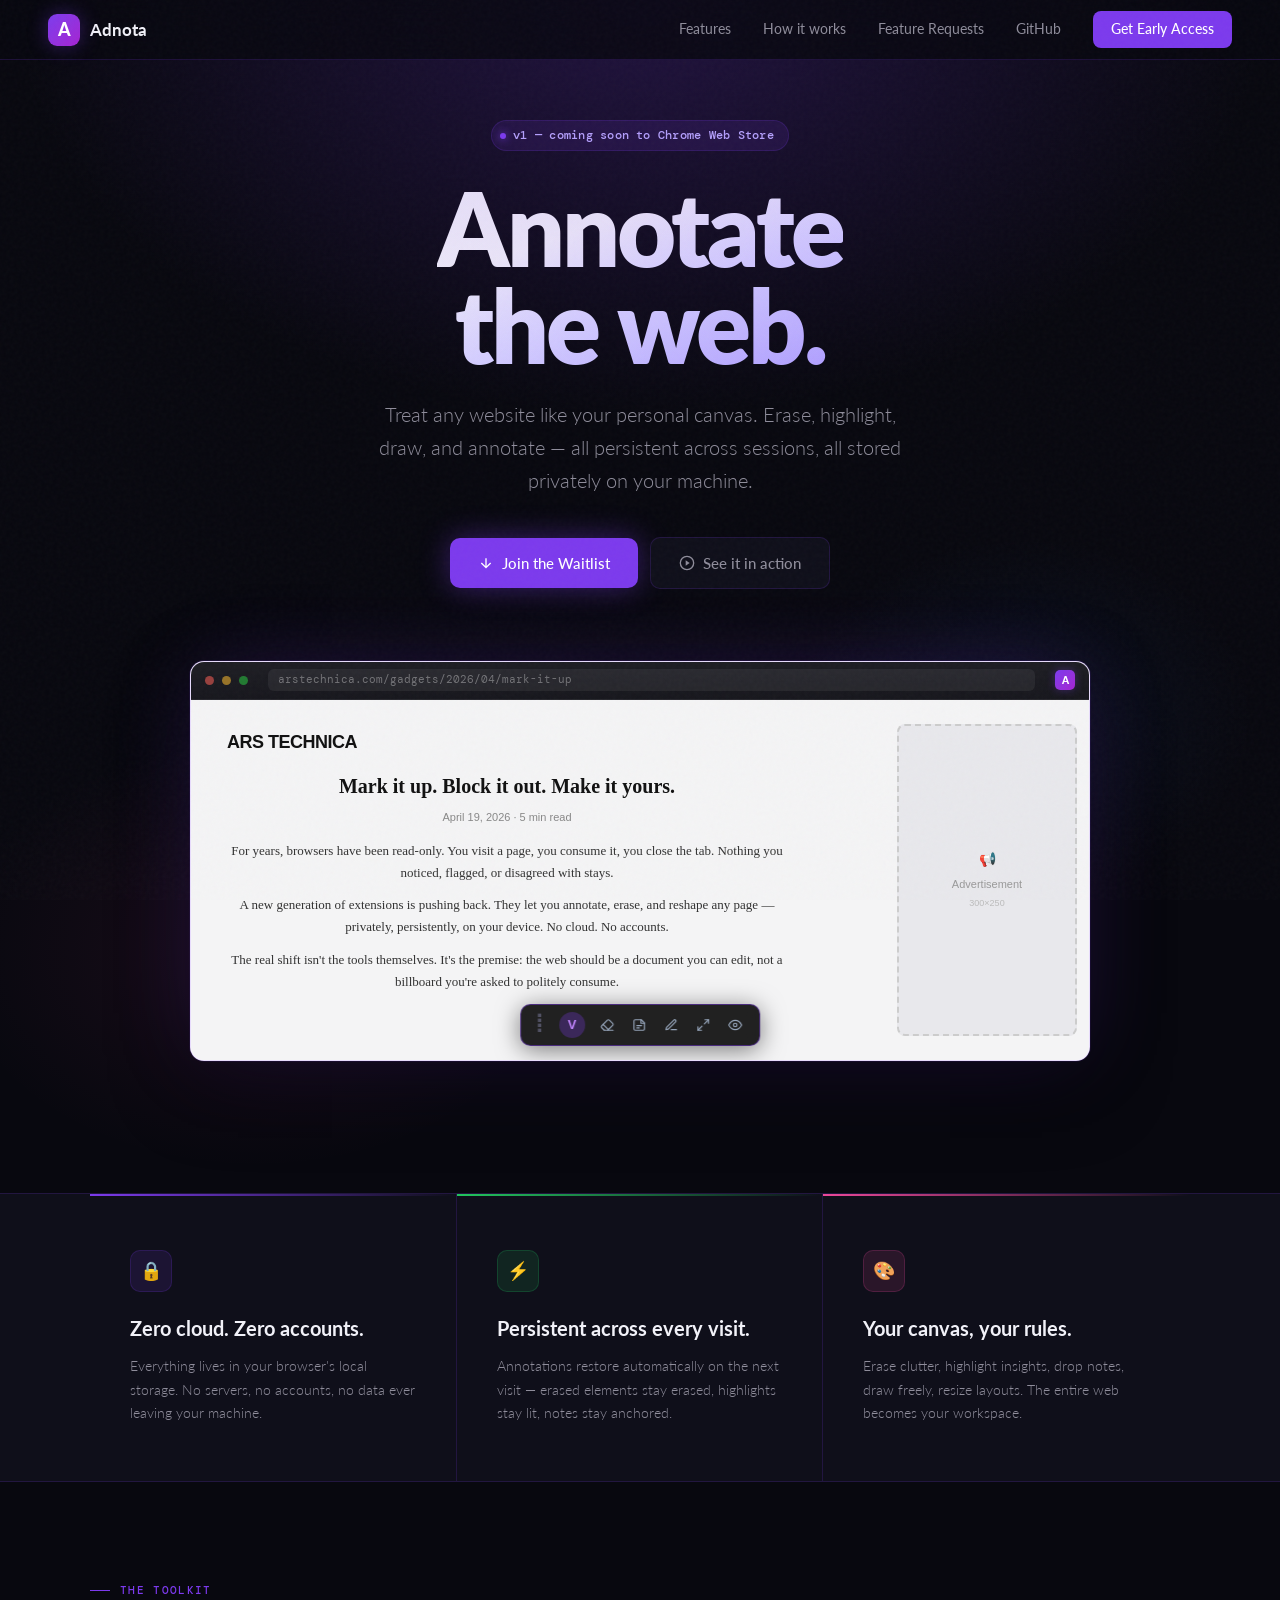
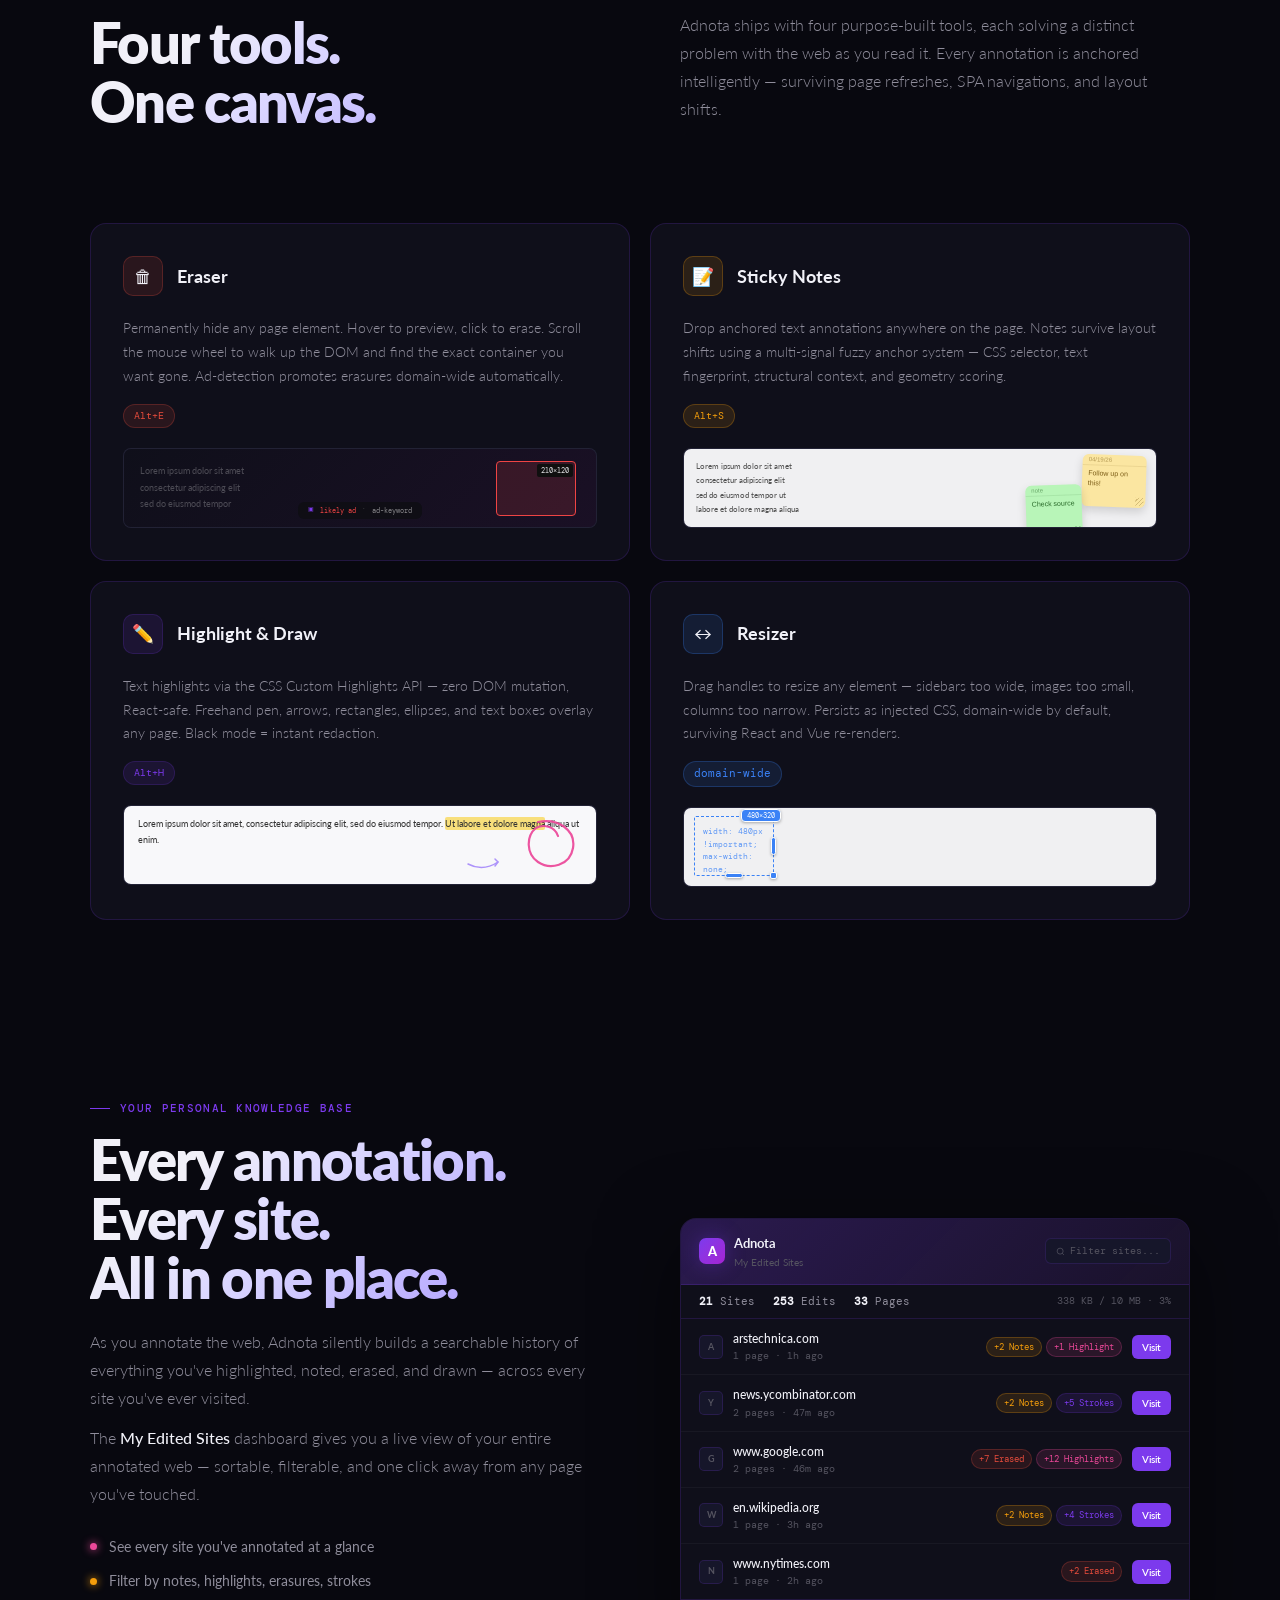
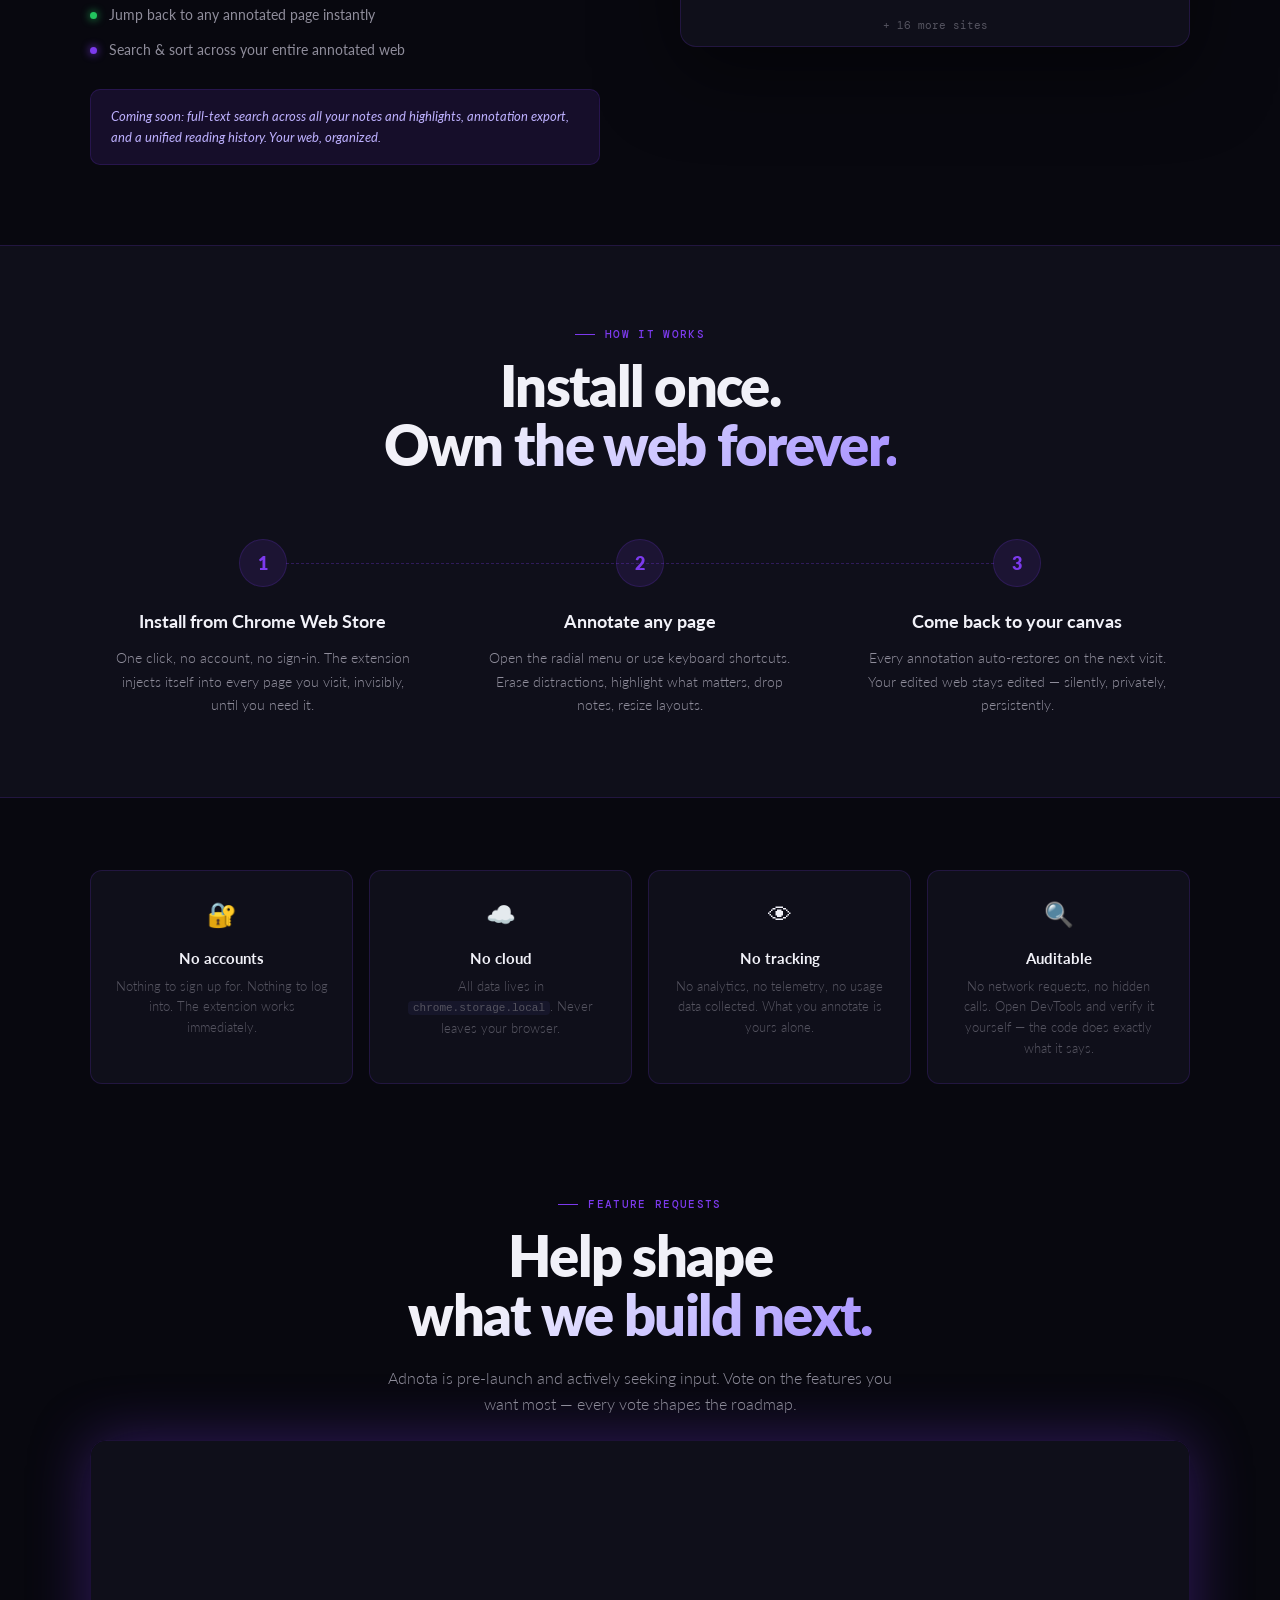
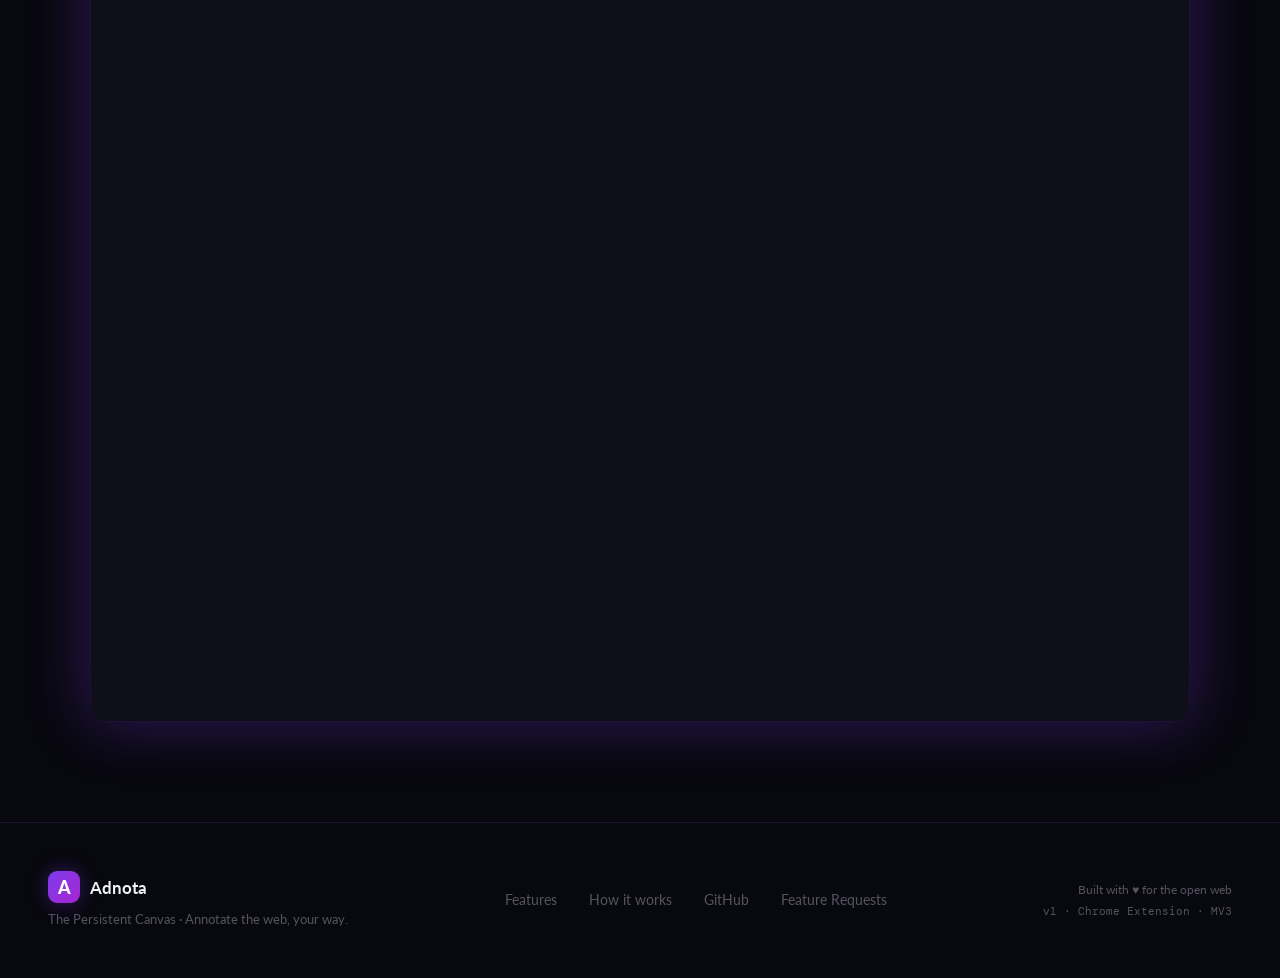
<file: index.html>
<!DOCTYPE html>
<html lang="en">
<head>

<meta charset="UTF-8">
<meta name="viewport" content="width=device-width, initial-scale=1.0">
<title>Adnota — Annotate the Web</title>
<meta name="description" content="Treat any website like your personal canvas. Erase, highlight, draw, and annotate — persistent across sessions, stored privately on your machine.">
<meta name="theme-color" content="#08080f">

<link rel="icon" type="image/svg+xml" href="favicon.svg">
<!-- TODO: replace https://adnota.app with the production URL once the domain is live (used for canonical, og:url, og:image, twitter:image) -->
<link rel="canonical" href="https://adnota.app/">

<!-- Open Graph (Facebook, LinkedIn, iMessage, Slack) -->
<meta property="og:type" content="website">
<meta property="og:url" content="https://adnota.app/">
<meta property="og:title" content="Adnota — Annotate the Web">
<meta property="og:description" content="Treat any website like your personal canvas. Erase, highlight, draw, and annotate — persistent across sessions, stored privately on your machine.">
<!-- TODO: drop a 1200×630 PNG at uploads/og-image.png (hero h1 over the demo browser screenshot works well) -->
<meta property="og:image" content="https://adnota.app/uploads/og-image.png">
<meta property="og:image:width" content="1200">
<meta property="og:image:height" content="630">
<meta property="og:image:alt" content="Adnota — annotate, erase, highlight, and draw on any webpage">

<!-- Twitter Card -->
<meta name="twitter:card" content="summary_large_image">
<meta name="twitter:title" content="Adnota — Annotate the Web">
<meta name="twitter:description" content="Treat any website like your personal canvas. Erase, highlight, draw, and annotate — persistent across sessions, stored privately on your machine.">
<meta name="twitter:image" content="https://adnota.app/uploads/og-image.png">

<link rel="preconnect" href="https://fonts.googleapis.com">
<link href="https://fonts.googleapis.com/css2?family=Lato:wght@300;400;700;900&family=DM+Mono:wght@400;500&display=swap" rel="stylesheet">
<link rel="stylesheet" href="styles.css">
<link rel="stylesheet" href="demo.css">

<script type="application/json" id="__tweaks__">
{
  "accentColor": "#7c3aed",
  "heroTag": "Annotate the web.",
  "ctaLabel": "Get Early Access",
  "showFeatureBase": true
}
</script>

</head>
<body data-cc-id="cc-1" style="font-family: Lato;">

<!-- NAV -->
<nav>
  <a href="#" class="nav-logo">
    <div class="logo-mark">A</div>
    <span>Adnota</span>
  </a>
  <div class="nav-links">
    <a href="#features">Features</a>
    <a href="#how">How it works</a>
    <a href="#requests">Feature Requests</a>
    <a href="https://github.com" target="_blank" rel="noopener noreferrer">GitHub</a>
    <a href="#requests" class="nav-cta">Get Early Access</a>
  </div>
</nav>

<!-- HERO -->
<section class="hero">
  <div class="hero-mesh"></div>

  <div class="hero-badge">
    <span class="hero-badge-dot"></span>
    v1 — coming soon to Chrome Web Store
  </div>

  <h1 data-cc-id="cc-2" style="font-family: Lato">Annotate<br>the web.</h1>
  <p class="hero-sub">
    Treat any website like your personal canvas. Erase, highlight, draw, and annotate — all persistent across sessions, all stored privately on your machine.
  </p>

  <div class="hero-actions">
    <a href="#requests" class="btn-primary">
      <svg width="16" height="16" viewBox="0 0 24 24" fill="none" stroke="currentColor" stroke-width="2"><path d="M12 5v14M5 12l7 7 7-7"></path></svg>
      Join the Waitlist
    </a>
    <a href="#features" class="btn-secondary">
      <svg width="16" height="16" viewBox="0 0 24 24" fill="none" stroke="currentColor" stroke-width="2"><circle cx="12" cy="12" r="10"></circle><path d="M10 8l6 4-6 4V8z" fill="currentColor" stroke="none"></path></svg>
      See it in action
    </a>
  </div>

  <!-- BROWSER MOCKUP -->
  <div class="hero-mockup">
  <div class="browser-wrap reveal in" id="hero-browser">
    <div class="browser-chrome">
      <span class="b-dot b-red"></span>
      <span class="b-dot b-amber"></span>
      <span class="b-dot b-green"></span>
      <div class="browser-bar">arstechnica.com/gadgets/2026/04/mark-it-up</div>
      <div class="ext-chip">A</div>
    </div>
    <div class="browser-body">

      <!-- Fake article -->
      <div class="fake-article" style="position:relative; max-width: 560px;">
        <div class="fake-site-header">
          <span>ARS TECHNICA</span>
        </div>
        <div class="fake-h1">Mark it up. Block it out. Make it yours.</div>
        <div class="fake-byline">April 19, 2026 · 5 min read</div>
        <p class="fake-p">For years, browsers have been read-only. You visit a page, you consume it, you close the tab. Nothing you noticed, flagged, or disagreed with stays.</p>
        <p class="fake-p">A new generation of extensions is pushing back. <span class="anno-highlight" id="demo-highlight">They let you annotate, erase, and reshape any page — privately, persistently, on your device.</span> No cloud. No accounts.</p>
        <p class="fake-p">The real shift isn't the tools themselves. It's the premise: the web should be a document you can edit, not a billboard you're asked to politely consume.</p>

        <!-- Pink rect annotation (position + size set by demo.js at runtime) -->
        <div class="anno-rect" id="demo-rect"></div>

        <!-- Resize handles (hidden unless .anno-resize-hover on parent) -->
        <div class="resizer-handle rz-left"></div>
        <div class="resizer-handle rz-right"></div>
        <div class="resizer-handle rz-top"></div>
        <div class="resizer-handle rz-bottom"></div>
        <div class="resizer-handle rz-corner"></div>
        <div class="resizer-reset" aria-hidden="true">
          <svg viewBox="0 0 24 24" fill="none" stroke="currentColor" stroke-width="2.2" stroke-linecap="round" stroke-linejoin="round"><path d="M3 12a9 9 0 1 0 3-6.7"/><polyline points="3 4 3 10 9 10"/></svg>
        </div>
      </div>

      <!-- Erased sidebar placeholder -->
      <div class="anno-erase-target" id="demo-erase-target">
        <div class="anno-erase-badge">180 × 312</div>
        <div>
          <div style="font-size:14px;margin-bottom:6px;">📢</div>
          <div>Advertisement<br><span style="font-size:9px;color:#bbb">300×250</span></div>
        </div>
      </div>

      <!-- Sticky note (sibling of .fake-article so it can float freely
           in the browser body, not clamped by the article's max-width) -->
      <div class="anno-sticky" id="demo-sticky">
        <div class="sticky-header">
          <span class="sticky-timestamp">04/19/26</span>
          <span class="sticky-x" aria-hidden="true">✕</span>
        </div>
        <div class="sticky-body"><span id="demo-sticky-text"></span></div>
        <div class="sticky-resize-corner" aria-hidden="true"></div>
      </div>

      <!-- Dock toolbar (ported from extension — styles in demo.css) -->
      <div id="vellum-dock" data-vellum-ui="1">
        <span class="vellum-toolbar-drag">⡇</span>
        <div class="vellum-dock-home">
          <span class="vellum-dock-logo">V</span>
        </div>
        <div class="vellum-dock-tools">
          <button type="button" class="vellum-dock-tool" data-tool-id="eraser" data-accent="eraser">
            <svg viewBox="0 0 24 24"><path d="m7 21-4.3-4.3c-1-1-1-2.5 0-3.4l9.6-9.6c1-1 2.5-1 3.4 0l5.6 5.6c1 1 1 2.5 0 3.4L13 21"/><path d="M22 21H7"/><path d="m5 11 9 9"/></svg>
          </button>
          <button type="button" class="vellum-dock-tool" data-tool-id="sticky" data-accent="sticky">
            <svg viewBox="0 0 24 24"><path d="M15.5 3H5a2 2 0 0 0-2 2v14c0 1.1.9 2 2 2h14a2 2 0 0 0 2-2V8.5L15.5 3z"/><polyline points="15 3 15 9 21 9"/><line x1="8" y1="13" x2="16" y2="13"/><line x1="8" y1="17" x2="12" y2="17"/></svg>
          </button>
          <button type="button" class="vellum-dock-tool" data-tool-id="marker" data-accent="highlight">
            <svg viewBox="0 0 24 24"><path d="M12 20h9"/><path d="M16.5 3.5a2.121 2.121 0 0 1 3 3L7 19l-4 1 1-4L16.5 3.5z"/></svg>
          </button>
          <button type="button" class="vellum-dock-tool" data-tool-id="resizer" data-accent="resizer">
            <svg viewBox="0 0 24 24"><path d="M15 3h6v6"/><path d="M9 21H3v-6"/><path d="M21 3l-7 7"/><path d="M3 21l7-7"/></svg>
          </button>
          <button type="button" class="vellum-dock-tool" data-tool-id="vis">
            <svg viewBox="0 0 24 24"><path d="M1 12s4-8 11-8 11 8 11 8-4 8-11 8-11-8-11-8z"/><circle cx="12" cy="12" r="3"/></svg>
          </button>
        </div>
      </div>

    </div>
  </div>
  <div class="demo-caption" id="demo-caption" aria-live="polite"></div>
  </div>
</section>

<!-- PILLARS -->
<div class="pillars">
  <div class="pillars-inner">
    <div class="pillar reveal in" style="--p-color: var(--accent); --p-bg: var(--accent-soft); --p-border: var(--border);">
      <div class="pillar-icon">🔒</div>
      <h3>Zero cloud. Zero accounts.</h3>
      <p>Everything lives in your browser's local storage. No servers, no accounts, no data ever leaving your machine.</p>
    </div>
    <div class="pillar reveal reveal-delay-1 in" style="--p-color: var(--green); --p-bg: var(--green-soft); --p-border: rgba(34,197,94,0.2);">
      <div class="pillar-icon">⚡</div>
      <h3>Persistent across every visit.</h3>
      <p>Annotations restore automatically on the next visit — erased elements stay erased, highlights stay lit, notes stay anchored.</p>
    </div>
    <div class="pillar reveal reveal-delay-2 in" style="--p-color: var(--pink); --p-bg: var(--pink-soft); --p-border: rgba(236,72,153,0.2);">
      <div class="pillar-icon">🎨</div>
      <h3>Your canvas, your rules.</h3>
      <p>Erase clutter, highlight insights, drop notes, draw freely, resize layouts. The entire web becomes your workspace.</p>
    </div>
  </div>
</div>

<!-- FEATURES -->
<section id="features">
  <div class="features-section">
    <div class="features-header">
      <div>
        <div class="section-label">The Toolkit</div>
        <h2 class="text-gradient" style="font-family: Lato">Four tools.<br>One canvas.</h2>
      </div>
      <p class="features-desc">
        Adnota ships with four purpose-built tools, each solving a distinct problem with the web as you read it. Every annotation is anchored intelligently — surviving page refreshes, SPA navigations, and layout shifts.
      </p>
    </div>

    <div class="feature-grid">

      <!-- Eraser -->
      <div class="feature-card reveal" style="--f-color: var(--red); --f-bg: var(--red-soft); --f-border: rgba(231,76,60,0.25);">
        <div class="feature-card-header">
          <div class="feature-icon">🗑</div>
          <div>
            <h3>Eraser</h3>
          </div>
        </div>
        <p>Permanently hide any page element. Hover to preview, click to erase. Scroll the mouse wheel to walk up the DOM and find the exact container you want gone. Ad-detection promotes erasures domain-wide automatically.</p>
        <div class="feature-tag"><kbd style="font-family:var(--font-mono);font-size:10px">Alt+E</kbd></div>
        <div class="feature-visual">
          <div class="vis-eraser">
            <div class="vis-eraser-text">
              Lorem ipsum dolor sit amet<br>
              consectetur adipiscing elit<br>
              sed do eiusmod tempor
            </div>
            <div class="vis-eraser-outline">
              <div class="vis-eraser-badge">210×120</div>
            </div>
            <div class="vis-eraser-hud">
              <span style="color:var(--accent);font-size:6px">▣</span>
              <span class="vis-eraser-conf">likely ad</span>
              <span style="font-size:6px;opacity:0.5">·</span>
              <span style="font-size:7px">ad-keyword</span>
            </div>
          </div>
        </div>
      </div>

      <!-- Sticky Notes -->
      <div class="feature-card reveal reveal-delay-1" style="--f-color: var(--amber); --f-bg: var(--amber-soft); --f-border: rgba(245,158,11,0.25);">
        <div class="feature-card-header">
          <div class="feature-icon">📝</div>
          <div>
            <h3>Sticky Notes</h3>
          </div>
        </div>
        <p>Drop anchored text annotations anywhere on the page. Notes survive layout shifts using a multi-signal fuzzy anchor system — CSS selector, text fingerprint, structural context, and geometry scoring.</p>
        <div class="feature-tag"><kbd style="font-family:var(--font-mono);font-size:10px">Alt+S</kbd></div>
        <div class="feature-visual">
          <div class="vis-sticky">
            <div class="vis-sticky-text">
              Lorem ipsum dolor sit amet<br>
              consectetur adipiscing elit<br>
              sed do eiusmod tempor ut<br>
              labore et dolore magna aliqua
            </div>
            <div class="vis-note yellow">
              <div>04/19/26</div>
              <div>Follow up on this!</div>
            </div>
            <div class="vis-note green">
              <div>note</div>
              <div>Check source</div>
            </div>
          </div>
        </div>
      </div>

      <!-- Highlight & Draw -->
      <div class="feature-card reveal reveal-delay-2" style="--f-color: var(--accent); --f-bg: var(--accent-soft); --f-border: var(--border);">
        <div class="feature-card-header">
          <div class="feature-icon">✏️</div>
          <div>
            <h3>Highlight &amp; Draw</h3>
          </div>
        </div>
        <p>Text highlights via the CSS Custom Highlights API — zero DOM mutation, React-safe. Freehand pen, arrows, rectangles, ellipses, and text boxes overlay any page. Black mode = instant redaction.</p>
        <div class="feature-tag"><kbd style="font-family:var(--font-mono);font-size:10px">Alt+H</kbd></div>
        <div class="feature-visual">
          <div class="vis-highlight">
            Lorem ipsum dolor sit amet, consectetur adipiscing elit, sed do eiusmod tempor. <mark class="yellow">Ut labore et dolore magna</mark> aliqua ut enim.
            <svg class="vis-draw" width="130" height="64" viewBox="0 0 130 64" fill="none">
              <!-- pink freehand loop (the "paint" gesture) -->
              <path d="M 80 8 C 100 4, 118 16, 115 34 C 112 52, 92 56, 80 48 C 68 40, 68 22, 78 14 C 85 10, 97 12, 100 22"
                    stroke="#ec4899" stroke-width="2.2" stroke-linecap="round" stroke-linejoin="round"/>
              <!-- purple curve arrow pointing at the highlighted text -->
              <path d="M 10 50 Q 25 58 40 48" stroke="#a78bfa" stroke-width="1.5" stroke-linecap="round"/>
              <path d="M 37 45 L 40 48 L 37 52" stroke="#a78bfa" stroke-width="1.5" stroke-linecap="round" stroke-linejoin="round"/>
            </svg>
          </div>
        </div>
      </div>

      <!-- Resizer -->
      <div class="feature-card reveal reveal-delay-3" style="--f-color: var(--blue); --f-bg: var(--blue-soft); --f-border: rgba(59,130,246,0.25);">
        <div class="feature-card-header">
          <div class="feature-icon">↔️</div>
          <div>
            <h3>Resizer</h3>
          </div>
        </div>
        <p>Drag handles to resize any element — sidebars too wide, images too small, columns too narrow. Persists as injected CSS, domain-wide by default, surviving React and Vue re-renders.</p>
        <div class="feature-tag" style="font-size:11px;font-family:var(--font-mono);color:var(--blue)">domain-wide</div>
        <div class="feature-visual">
          <div class="vis-resizer">
            <div class="vis-resize-box">
              <div class="resize-handle br"></div>
              <div class="resize-handle r"></div>
              <div class="resize-handle b"></div>
              <div class="vis-resize-badge">480×320</div>
              <div style="padding:8px;font-size:8px;color:#3b82f6;font-family:var(--font-mono);line-height:1.6;opacity:0.8">
                width: 480px !important;<br>max-width: none;
              </div>
            </div>
          </div>
        </div>
      </div>

    </div>
  </div>
</section>

<!-- YOUR WEB KNOWLEDGE BASE -->
<section style="padding-top:80px;padding-bottom:80px;">
  <div style="max-width:1100px;margin:0 auto;display:grid;grid-template-columns:1fr 1fr;gap:80px;align-items:center;">
    <div>
      <div class="section-label">Your Personal Knowledge Base</div>
      <h2 style="font-family:Lato" class="text-gradient">Every annotation.<br>Every site.<br>All in one place.</h2>
      <p style="color:var(--text-muted);font-size:16px;line-height:1.75;font-weight:300;margin-top:20px;">As you annotate the web, Adnota silently builds a searchable history of everything you've highlighted, noted, erased, and drawn — across every site you've ever visited.</p>
      <p style="color:var(--text-muted);font-size:16px;line-height:1.75;font-weight:300;margin-top:12px;">The <strong style="color:var(--text);font-weight:500;">My Edited Sites</strong> dashboard gives you a live view of your entire annotated web — sortable, filterable, and one click away from any page you've touched.</p>
      <div style="display:flex;flex-direction:column;gap:12px;margin-top:28px;">
        <div style="display:flex;align-items:center;gap:12px;"><div style="width:7px;height:7px;border-radius:50%;background:var(--pink);flex-shrink:0;box-shadow:0 0 8px var(--pink);"></div><span style="color:var(--text-muted);font-size:14px;">See every site you've annotated at a glance</span></div>
        <div style="display:flex;align-items:center;gap:12px;"><div style="width:7px;height:7px;border-radius:50%;background:var(--amber);flex-shrink:0;box-shadow:0 0 8px var(--amber);"></div><span style="color:var(--text-muted);font-size:14px;">Filter by notes, highlights, erasures, strokes</span></div>
        <div style="display:flex;align-items:center;gap:12px;"><div style="width:7px;height:7px;border-radius:50%;background:var(--green);flex-shrink:0;box-shadow:0 0 8px var(--green);"></div><span style="color:var(--text-muted);font-size:14px;">Jump back to any annotated page instantly</span></div>
        <div style="display:flex;align-items:center;gap:12px;"><div style="width:7px;height:7px;border-radius:50%;background:var(--accent);flex-shrink:0;box-shadow:0 0 8px var(--accent);"></div><span style="color:var(--text-muted);font-size:14px;">Search &amp; sort across your entire annotated web</span></div>
      </div>
      <div style="margin-top:28px;padding:16px 20px;background:var(--accent-soft);border:1px solid var(--border);border-radius:10px;">
        <p style="font-size:13px;color:oklch(0.8 0.12 290);line-height:1.6;font-style:italic;">Coming soon: full-text search across all your notes and highlights, annotation export, and a unified reading history. Your web, organized.</p>
      </div>
    </div>
    <div class="reveal" style="background:var(--surface);border:1px solid var(--border);border-radius:16px;overflow:hidden;box-shadow:0 24px 80px rgba(0,0,0,0.5);">
      <div style="background:linear-gradient(135deg,rgba(124,58,237,0.25),rgba(147,51,234,0.08));border-bottom:1px solid var(--border);padding:14px 18px;display:flex;align-items:center;justify-content:space-between;">
        <div style="display:flex;align-items:center;gap:9px;">
          <div class="logo-mark" style="width:26px;height:26px;font-size:13px;border-radius:7px;">A</div>
          <div><div style="font-family:var(--font-display);font-weight:700;font-size:13px;">Adnota</div><div style="font-size:10px;color:var(--text-dim);">My Edited Sites</div></div>
        </div>
        <div style="background:var(--surface2);border:1px solid var(--border);border-radius:6px;padding:4px 10px;font-size:10px;font-family:var(--font-mono);color:var(--text-dim);display:flex;align-items:center;gap:5px;">
          <svg width="9" height="9" viewBox="0 0 24 24" fill="none" stroke="currentColor" stroke-width="2"><circle cx="11" cy="11" r="8"/><path d="m21 21-4.35-4.35"/></svg> Filter sites...
        </div>
      </div>
      <div style="border-bottom:1px solid var(--border);padding:8px 18px;display:flex;gap:18px;align-items:center;">
        <span style="font-size:11px;font-family:var(--font-mono);color:var(--text-muted)"><strong style="color:var(--text)">21</strong> Sites</span>
        <span style="font-size:11px;font-family:var(--font-mono);color:var(--text-muted)"><strong style="color:var(--text)">253</strong> Edits</span>
        <span style="font-size:11px;font-family:var(--font-mono);color:var(--text-muted)"><strong style="color:var(--text)">33</strong> Pages</span>
        <span style="margin-left:auto;font-size:10px;font-family:var(--font-mono);color:var(--text-dim)">338 KB / 10 MB &middot; 3%</span>
      </div>
      <div>
        <div style="display:flex;align-items:center;gap:10px;padding:10px 18px;border-bottom:1px solid rgba(255,255,255,0.04);">
          <div style="width:24px;height:24px;border-radius:5px;background:var(--surface2);border:1px solid var(--border);display:grid;place-items:center;font-size:9px;font-weight:700;color:var(--text-dim);flex-shrink:0;">A</div>
          <div style="flex:1;min-width:0;"><div style="font-size:12px;font-weight:500;color:var(--text);">arstechnica.com</div><div style="font-size:10px;color:var(--text-dim);font-family:var(--font-mono);">1 page &middot; 1h ago</div></div>
          <div style="display:flex;gap:4px;flex-wrap:wrap;justify-content:flex-end;">
            <span style="font-size:9px;font-family:var(--font-mono);color:var(--amber);background:var(--amber-soft);border:1px solid rgba(245,158,11,0.25);border-radius:999px;padding:2px 7px;">+2 Notes</span>
            <span style="font-size:9px;font-family:var(--font-mono);color:var(--pink);background:var(--pink-soft);border:1px solid rgba(236,72,153,0.25);border-radius:999px;padding:2px 7px;">+1 Highlight</span>
          </div>
          <div style="background:var(--accent);color:white;font-size:10px;font-weight:600;padding:4px 10px;border-radius:6px;flex-shrink:0;">Visit</div>
        </div>
        <div style="display:flex;align-items:center;gap:10px;padding:10px 18px;border-bottom:1px solid rgba(255,255,255,0.04);">
          <div style="width:24px;height:24px;border-radius:5px;background:var(--surface2);border:1px solid var(--border);display:grid;place-items:center;font-size:9px;font-weight:700;color:var(--text-dim);flex-shrink:0;">Y</div>
          <div style="flex:1;min-width:0;"><div style="font-size:12px;font-weight:500;color:var(--text);">news.ycombinator.com</div><div style="font-size:10px;color:var(--text-dim);font-family:var(--font-mono);">2 pages &middot; 47m ago</div></div>
          <div style="display:flex;gap:4px;flex-wrap:wrap;justify-content:flex-end;">
            <span style="font-size:9px;font-family:var(--font-mono);color:var(--amber);background:var(--amber-soft);border:1px solid rgba(245,158,11,0.25);border-radius:999px;padding:2px 7px;">+2 Notes</span>
            <span style="font-size:9px;font-family:var(--font-mono);color:var(--accent);background:var(--accent-soft);border:1px solid var(--border);border-radius:999px;padding:2px 7px;">+5 Strokes</span>
          </div>
          <div style="background:var(--accent);color:white;font-size:10px;font-weight:600;padding:4px 10px;border-radius:6px;flex-shrink:0;">Visit</div>
        </div>
        <div style="display:flex;align-items:center;gap:10px;padding:10px 18px;border-bottom:1px solid rgba(255,255,255,0.04);">
          <div style="width:24px;height:24px;border-radius:5px;background:var(--surface2);border:1px solid var(--border);display:grid;place-items:center;font-size:9px;font-weight:700;color:var(--text-dim);flex-shrink:0;">G</div>
          <div style="flex:1;min-width:0;"><div style="font-size:12px;font-weight:500;color:var(--text);">www.google.com</div><div style="font-size:10px;color:var(--text-dim);font-family:var(--font-mono);">2 pages &middot; 46m ago</div></div>
          <div style="display:flex;gap:4px;flex-wrap:wrap;justify-content:flex-end;">
            <span style="font-size:9px;font-family:var(--font-mono);color:var(--red);background:var(--red-soft);border:1px solid rgba(231,76,60,0.25);border-radius:999px;padding:2px 7px;">+7 Erased</span>
            <span style="font-size:9px;font-family:var(--font-mono);color:var(--pink);background:var(--pink-soft);border:1px solid rgba(236,72,153,0.25);border-radius:999px;padding:2px 7px;">+12 Highlights</span>
          </div>
          <div style="background:var(--accent);color:white;font-size:10px;font-weight:600;padding:4px 10px;border-radius:6px;flex-shrink:0;">Visit</div>
        </div>
        <div style="display:flex;align-items:center;gap:10px;padding:10px 18px;border-bottom:1px solid rgba(255,255,255,0.04);">
          <div style="width:24px;height:24px;border-radius:5px;background:var(--surface2);border:1px solid var(--border);display:grid;place-items:center;font-size:9px;font-weight:700;color:var(--text-dim);flex-shrink:0;">W</div>
          <div style="flex:1;min-width:0;"><div style="font-size:12px;font-weight:500;color:var(--text);">en.wikipedia.org</div><div style="font-size:10px;color:var(--text-dim);font-family:var(--font-mono);">1 page &middot; 3h ago</div></div>
          <div style="display:flex;gap:4px;flex-wrap:wrap;justify-content:flex-end;">
            <span style="font-size:9px;font-family:var(--font-mono);color:var(--amber);background:var(--amber-soft);border:1px solid rgba(245,158,11,0.25);border-radius:999px;padding:2px 7px;">+2 Notes</span>
            <span style="font-size:9px;font-family:var(--font-mono);color:var(--accent);background:var(--accent-soft);border:1px solid var(--border);border-radius:999px;padding:2px 7px;">+4 Strokes</span>
          </div>
          <div style="background:var(--accent);color:white;font-size:10px;font-weight:600;padding:4px 10px;border-radius:6px;flex-shrink:0;">Visit</div>
        </div>
        <div style="display:flex;align-items:center;gap:10px;padding:10px 18px;">
          <div style="width:24px;height:24px;border-radius:5px;background:var(--surface2);border:1px solid var(--border);display:grid;place-items:center;font-size:9px;font-weight:700;color:var(--text-dim);flex-shrink:0;">N</div>
          <div style="flex:1;min-width:0;"><div style="font-size:12px;font-weight:500;color:var(--text);">www.nytimes.com</div><div style="font-size:10px;color:var(--text-dim);font-family:var(--font-mono);">1 page &middot; 2h ago</div></div>
          <div style="display:flex;gap:4px;">
            <span style="font-size:9px;font-family:var(--font-mono);color:var(--red);background:var(--red-soft);border:1px solid rgba(231,76,60,0.25);border-radius:999px;padding:2px 7px;">+2 Erased</span>
          </div>
          <div style="background:var(--accent);color:white;font-size:10px;font-weight:600;padding:4px 10px;border-radius:6px;flex-shrink:0;">Visit</div>
        </div>
      </div>
      <div style="padding:10px 18px;text-align:center;border-top:1px solid var(--border);">
        <span style="font-size:11px;color:var(--text-dim);font-family:var(--font-mono);">+ 16 more sites</span>
      </div>
    </div>
  </div>
</section>

<!-- HOW IT WORKS -->
<div class="how-section" id="how">
  <section style="padding-top:80px;padding-bottom:80px;">
    <div class="how-inner">
      <div class="how-header">
        <div class="section-label" style="justify-content:center">How it works</div>
        <h2 style="font-family: Lato">Install once.<br><span class="text-gradient">Own the web forever.</span></h2>
      </div>
      <div class="steps">
        <div class="step reveal">
          <div class="step-num">1</div>
          <h3>Install from Chrome Web Store</h3>
          <p>One click, no account, no sign-in. The extension injects itself into every page you visit, invisibly, until you need it.</p>
        </div>
        <div class="step reveal reveal-delay-1">
          <div class="step-num">2</div>
          <h3>Annotate any page</h3>
          <p>Open the radial menu or use keyboard shortcuts. Erase distractions, highlight what matters, drop notes, resize layouts.</p>
        </div>
        <div class="step reveal reveal-delay-2">
          <div class="step-num">3</div>
          <h3>Come back to your canvas</h3>
          <p>Every annotation auto-restores on the next visit. Your edited web stays edited — silently, privately, persistently.</p>
        </div>
      </div>
    </div>
  </section>
</div>

<!-- PRIVACY STRIP -->
<section style="padding-top:72px;padding-bottom:72px;">
  <div class="privacy-strip">
    <div class="priv-card reveal">
      <div class="priv-icon">🔐</div>
      <h4>No accounts</h4>
      <p>Nothing to sign up for. Nothing to log into. The extension works immediately.</p>
    </div>
    <div class="priv-card reveal reveal-delay-1">
      <div class="priv-icon">☁️</div>
      <h4>No cloud</h4>
      <p>All data lives in <code style="font-size:11px;background:var(--surface2);padding:1px 5px;border-radius:4px;">chrome.storage.local</code>. Never leaves your browser.</p>
    </div>
    <div class="priv-card reveal reveal-delay-2">
      <div class="priv-icon">👁</div>
      <h4>No tracking</h4>
      <p>No analytics, no telemetry, no usage data collected. What you annotate is yours alone.</p>
    </div>
    <div class="priv-card reveal reveal-delay-3">
      <div class="priv-icon">🔍</div>
      <h4>Auditable</h4>
      <p>No network requests, no hidden calls. Open DevTools and verify it yourself — the code does exactly what it says.</p>
    </div>
  </div>
</section>

<!-- FEATURE REQUESTS -->
<section id="requests" style="padding-top:40px;padding-bottom:100px;">
  <div class="featureboard-section">
    <div class="section-label" style="justify-content:center">Feature Requests</div>
    <h2 style="font-family: Lato">Help shape<br><span class="text-gradient">what we build next.</span></h2>
    <p style="color:var(--text-muted);font-size:16px;font-weight:300;margin-top:12px;max-width:520px;margin-left:auto;margin-right:auto;">
      Adnota is pre-launch and actively seeking input. Vote on the features you want most — every vote shapes the roadmap.
    </p>
  </div>

  <div class="reveal" style="max-width:1100px;margin:24px auto 0;">
    <div style="border:1px solid var(--border);border-radius:16px;overflow:hidden;box-shadow:0 0 60px var(--accent-glow);">
      <iframe
        id="fr-list"
        src="https://adnota.featurebase.app?theme=dark"
        style="width:100%;height:880px;border:0;background:var(--surface);display:block;"
        loading="lazy"
        title="Adnota Feature Board"
      ></iframe>
    </div>
  </div>
</section>

<!-- FOOTER -->
<footer>
  <div>
    <div class="footer-logo">
      <div class="logo-mark">A</div>
      <span style="font-family:var(--font-display);font-weight:700;font-size:17px;">Adnota</span>
    </div>
    <div class="footer-tagline">The Persistent Canvas · Annotate the web, your way.</div>
  </div>
  <div class="footer-links">
    <a href="#features">Features</a>
    <a href="#how">How it works</a>
    <a href="https://github.com" target="_blank" rel="noopener noreferrer">GitHub</a>
    <a href="#requests">Feature Requests</a>
  </div>
  <div class="footer-note">
    Built with ♥ for the open web<br>
    <span style="font-family:var(--font-mono);font-size:11px;color:var(--text-dim);">v1 · Chrome Extension · MV3</span>
  </div>
</footer>

<!-- TWEAKS PANEL -->
<!-- <div id="tweaks-panel" style="display: block;">
  <h4>Tweaks</h4>
  <div class="tw-row">
    <label>Accent color</label>
    <input type="color" id="tw-accent" value="#7c3aed" oninput="applyTweak('accentColor',this.value)">
  </div>
  <div class="tw-row">
    <label>Hero tagline</label>
    <input type="text" id="tw-tag" value="Annotate the web." oninput="applyTweak('heroTag',this.value)">
  </div>
  <div class="tw-row">
    <label>CTA label</label>
    <input type="text" id="tw-cta" value="Join the Waitlist" oninput="applyTweak('ctaLabel',this.value)">
  </div>
  <div class="tw-row" style="display:flex;align-items:center;gap:8px;">
    <input type="checkbox" id="tw-fb" checked="" onchange="applyTweak('showFeatureBase',this.checked)">
    <label style="margin-bottom:0;display:inline">Show Feature Board</label>
  </div>
</div> -->

<script src="main.js"></script>
<script src="demo.js"></script>
</body>
</html>
</file>
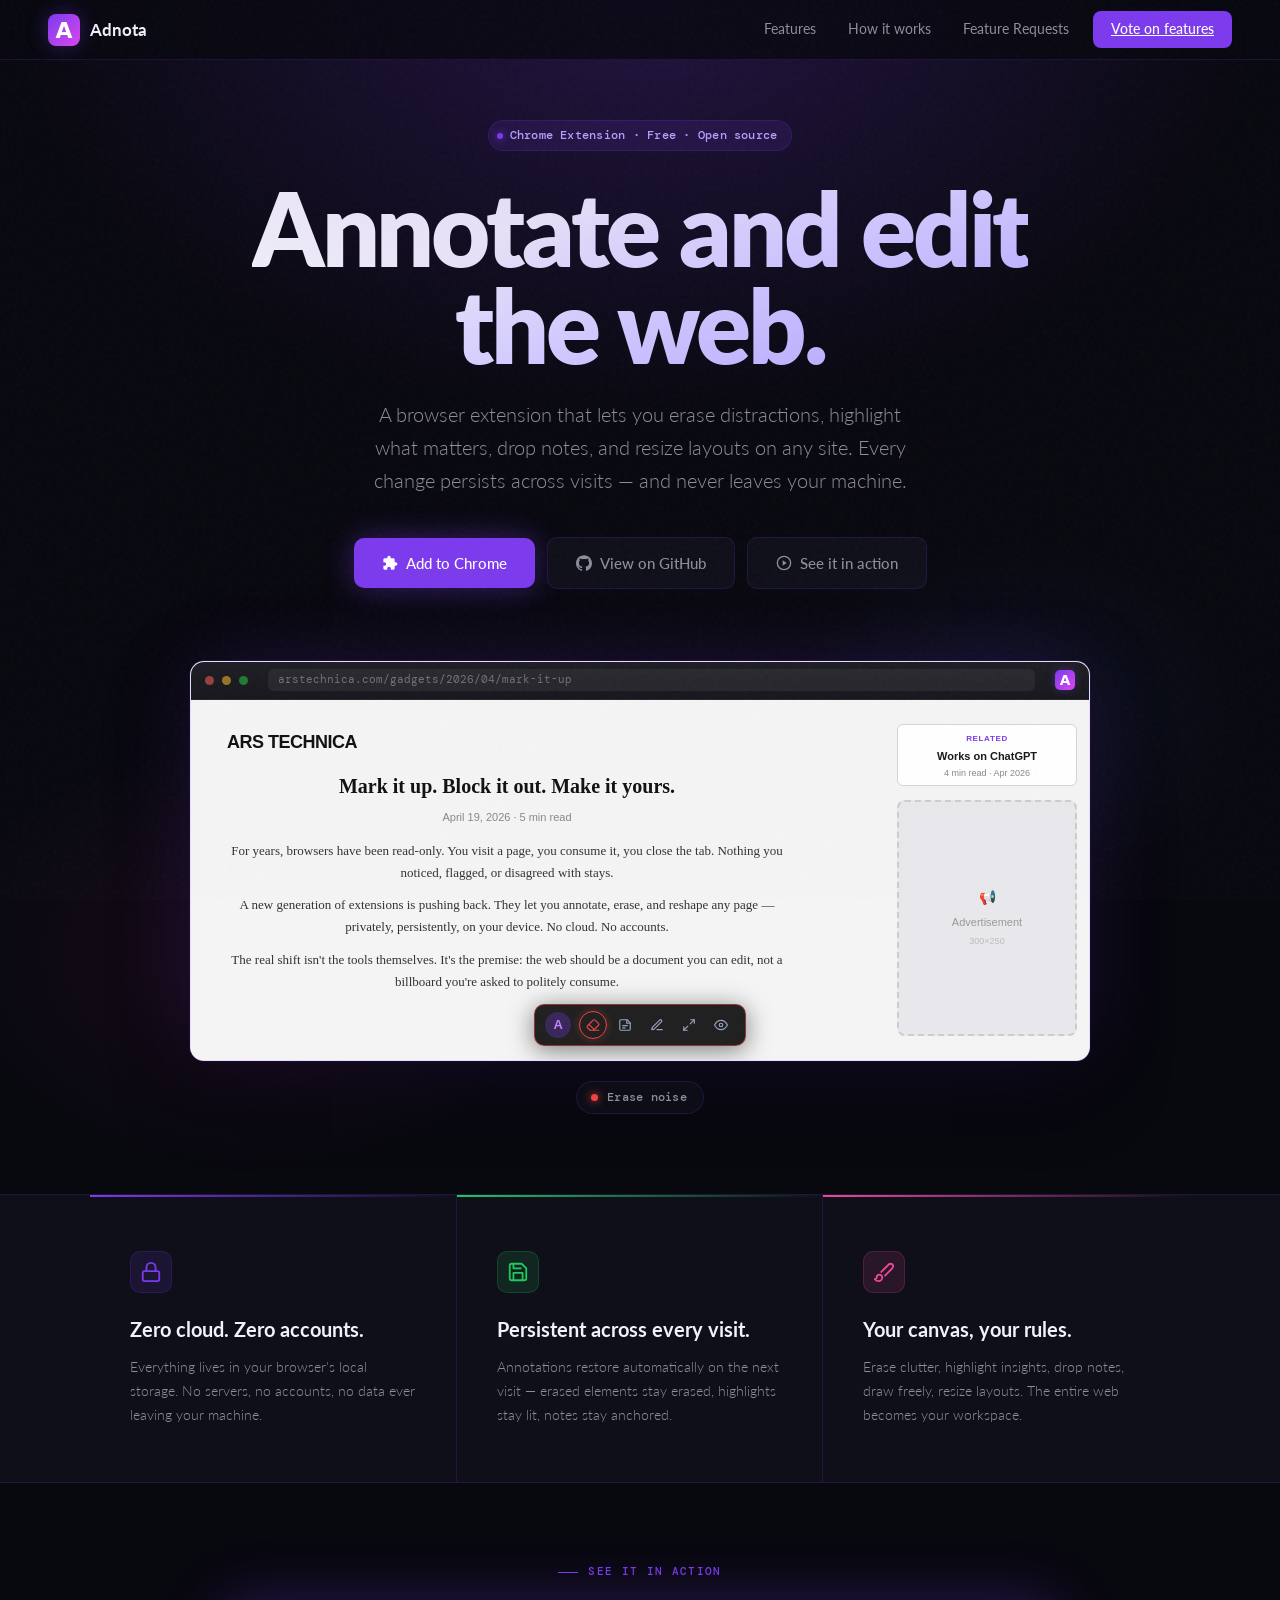
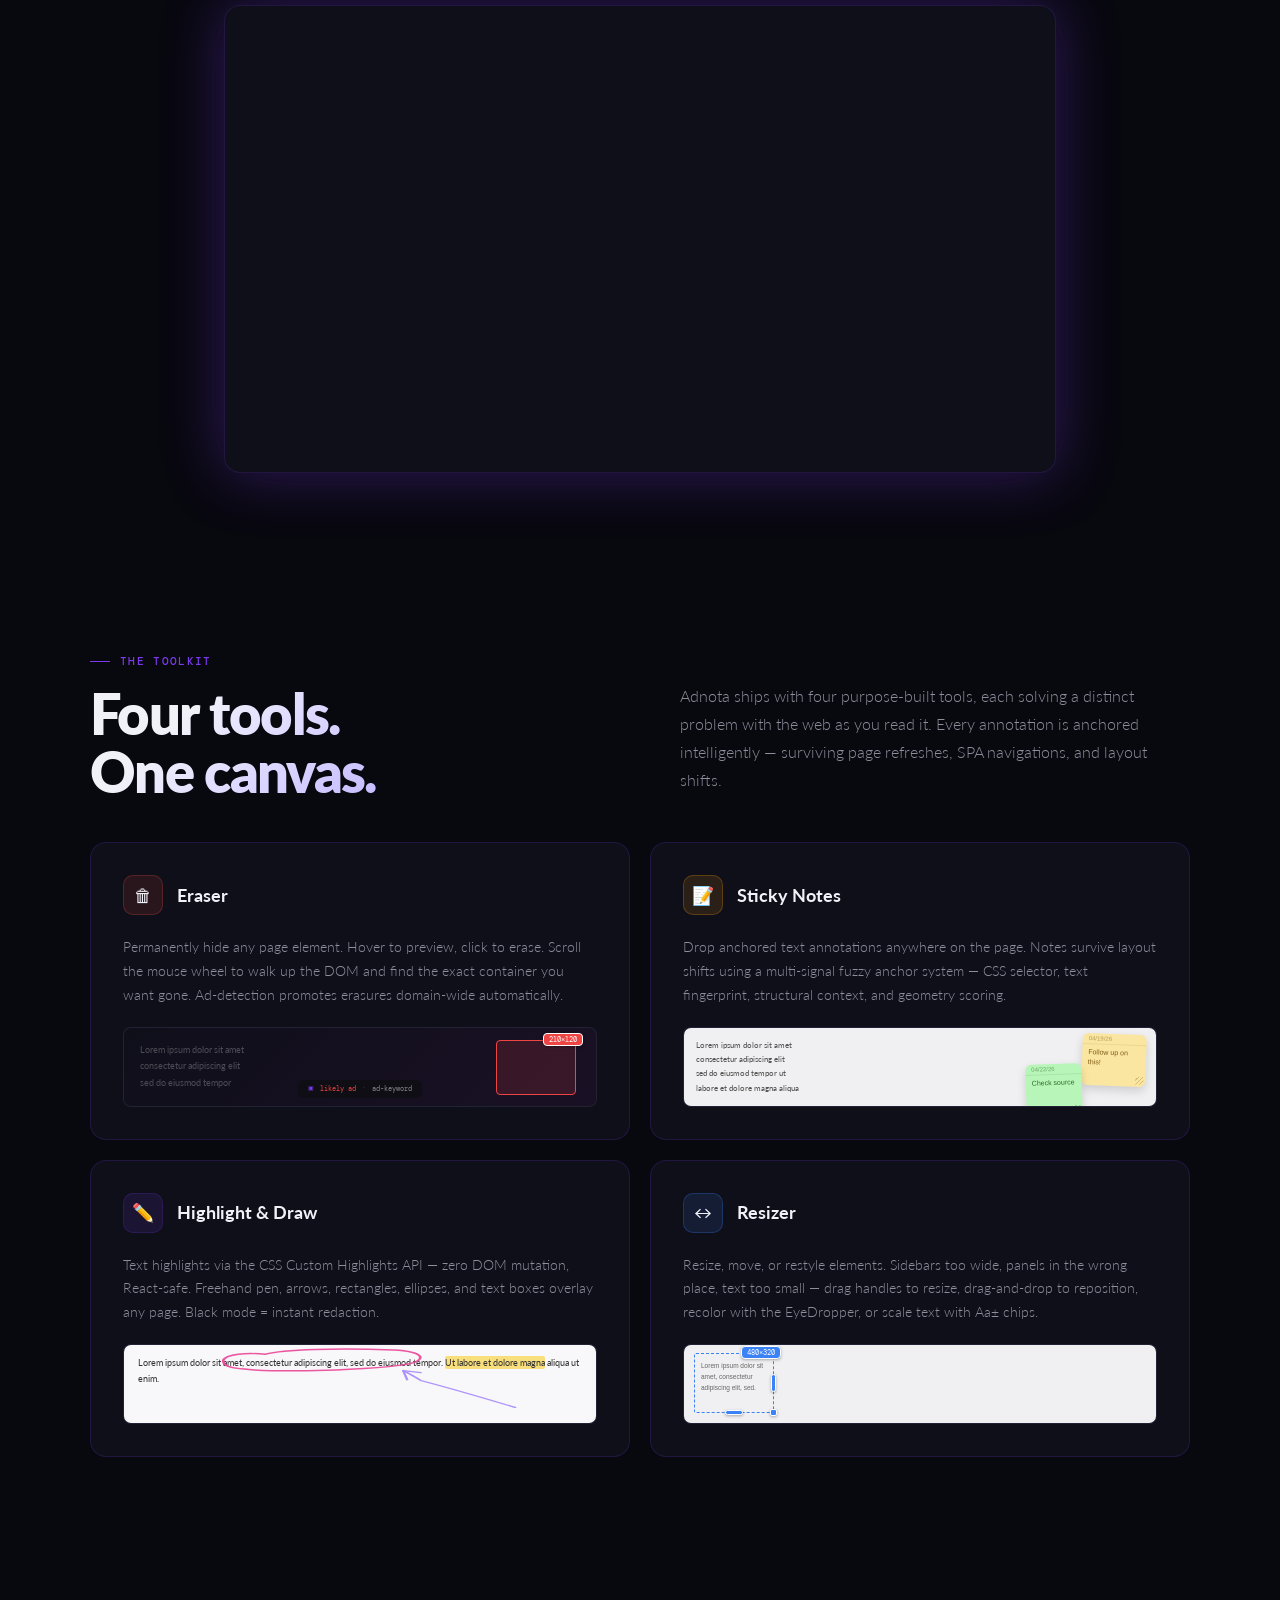
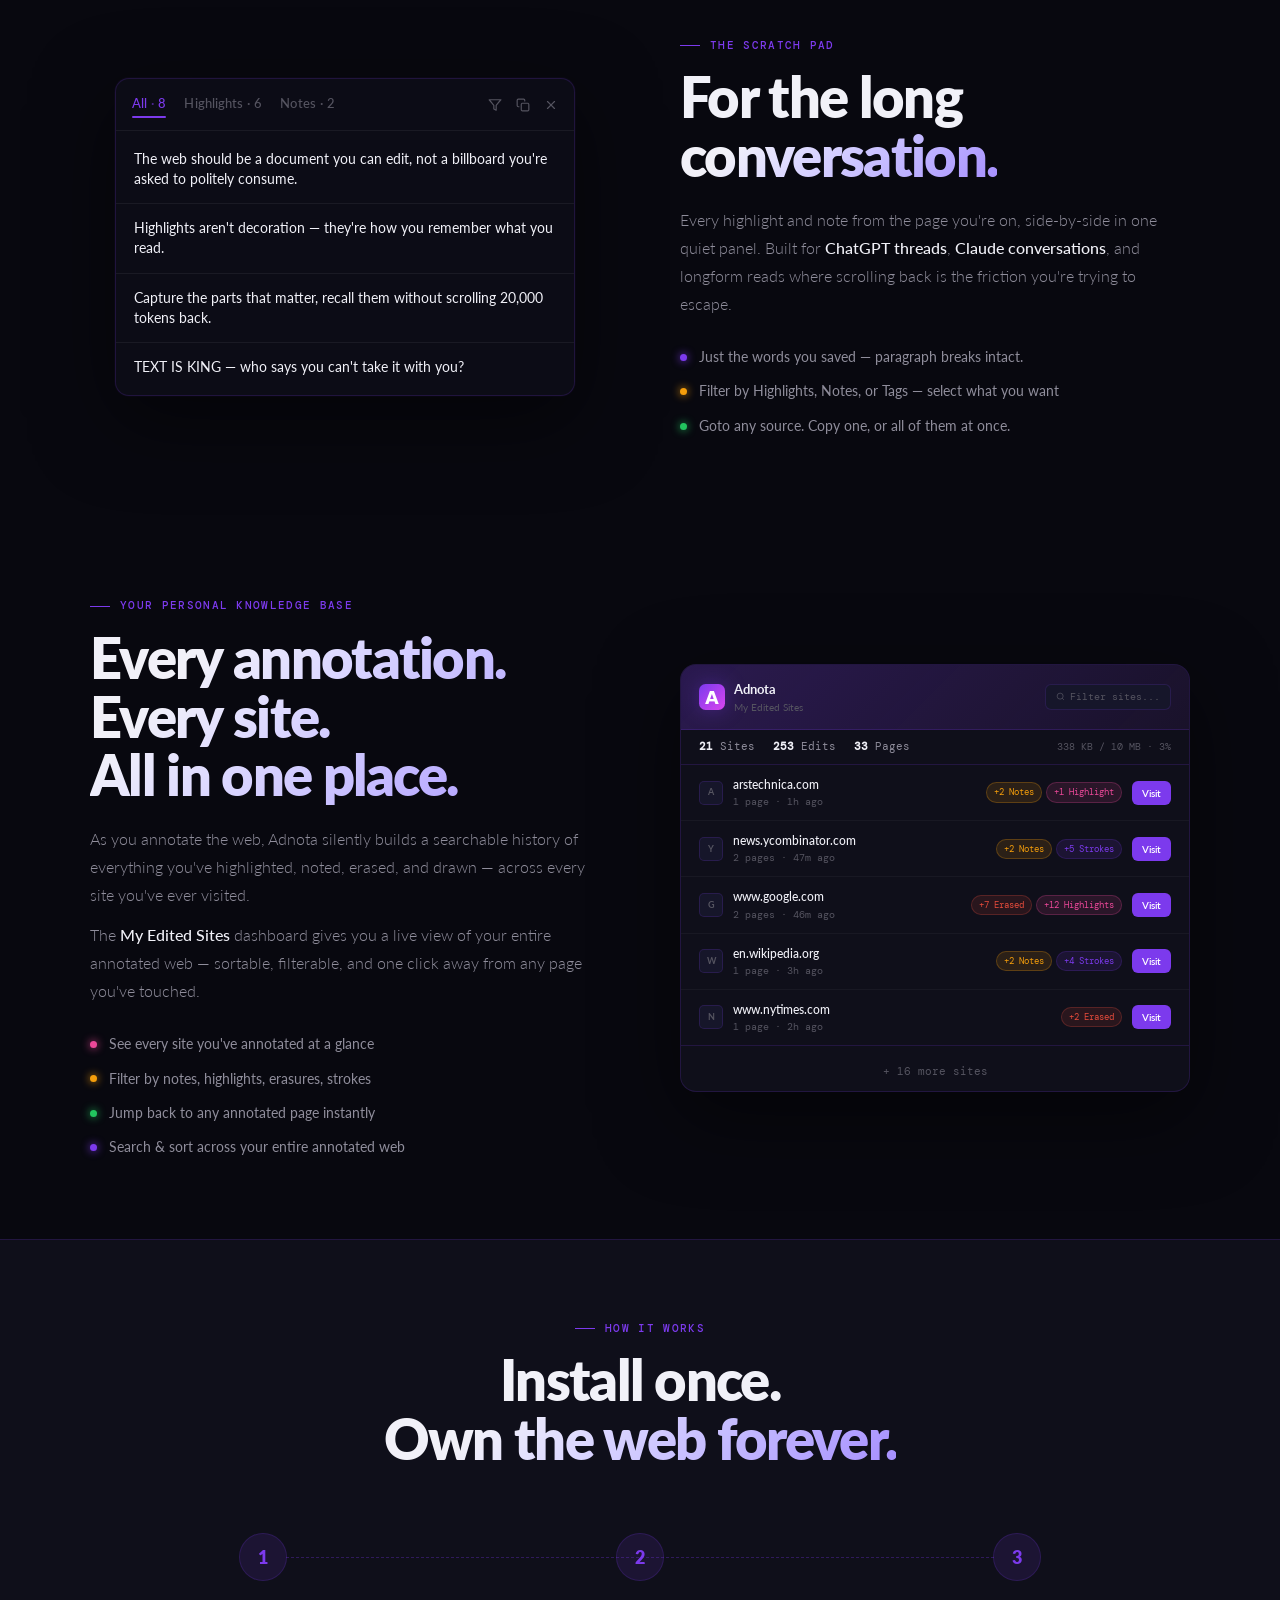
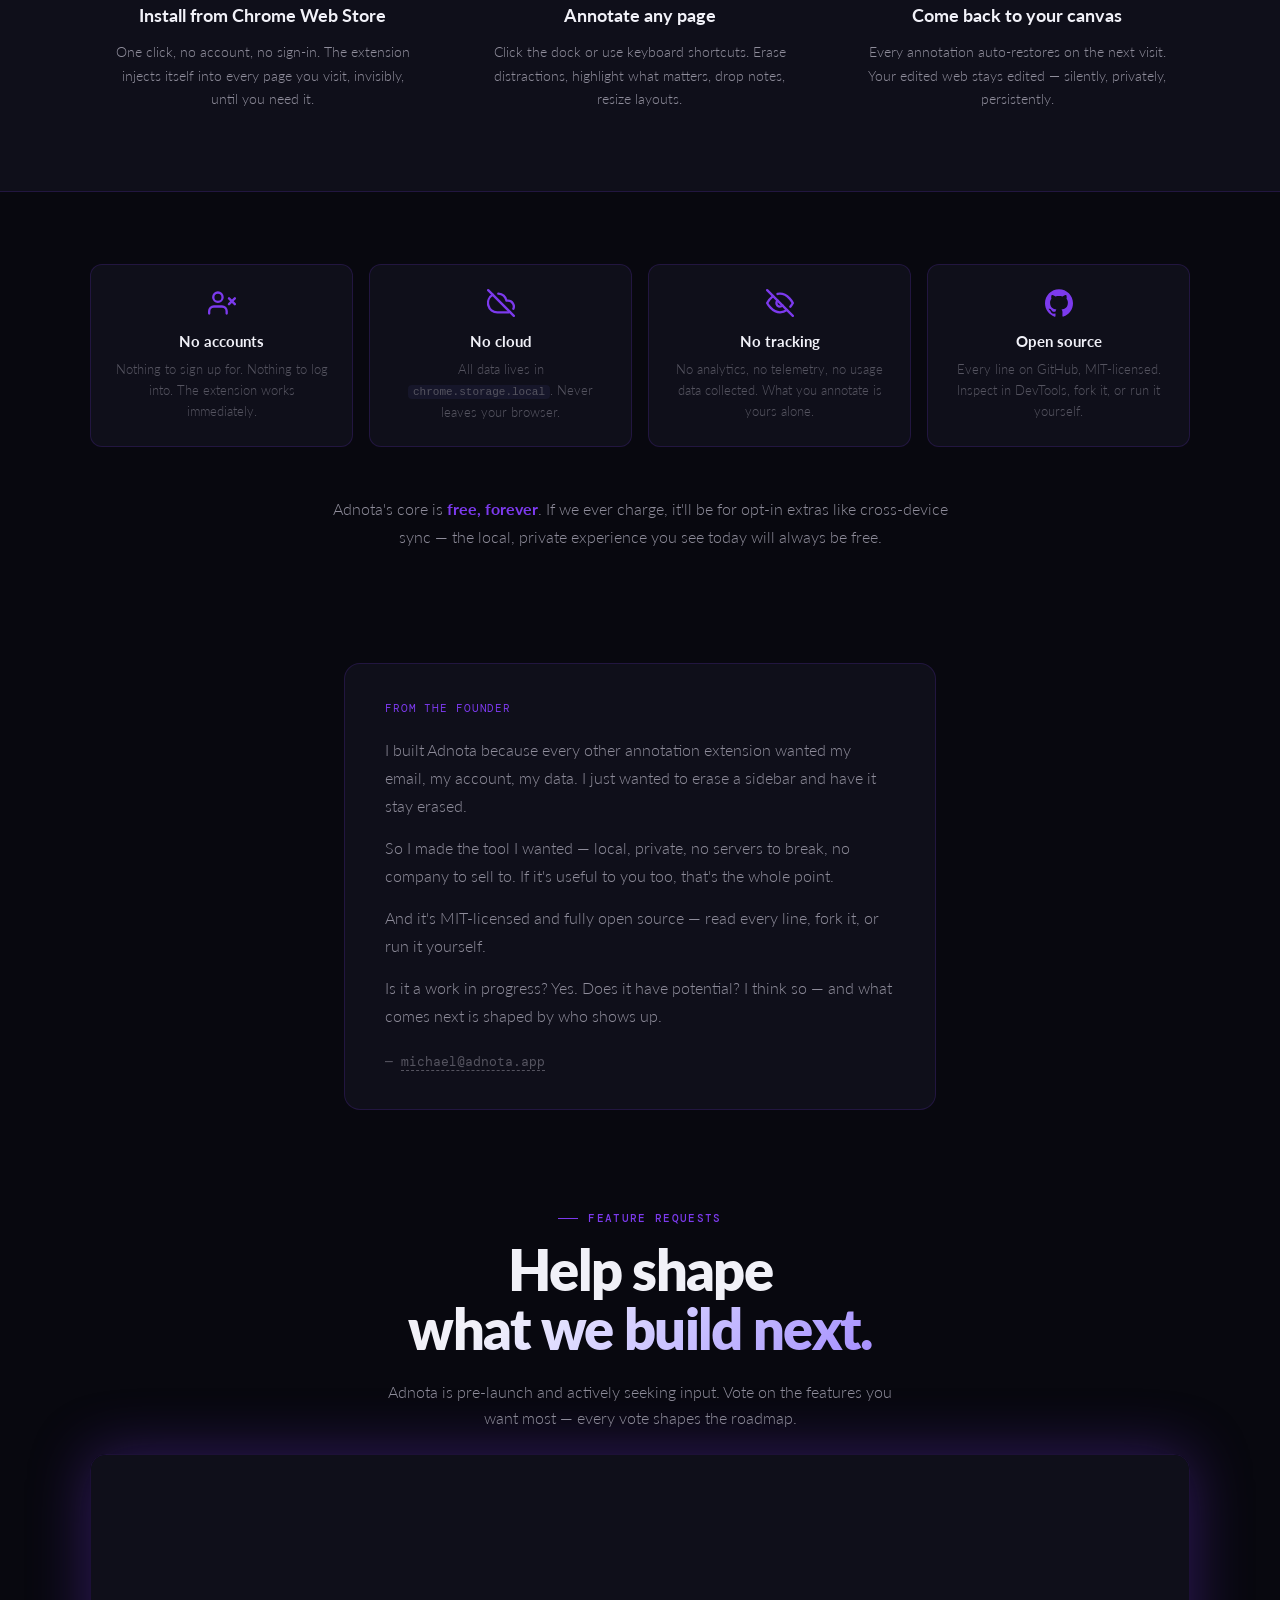
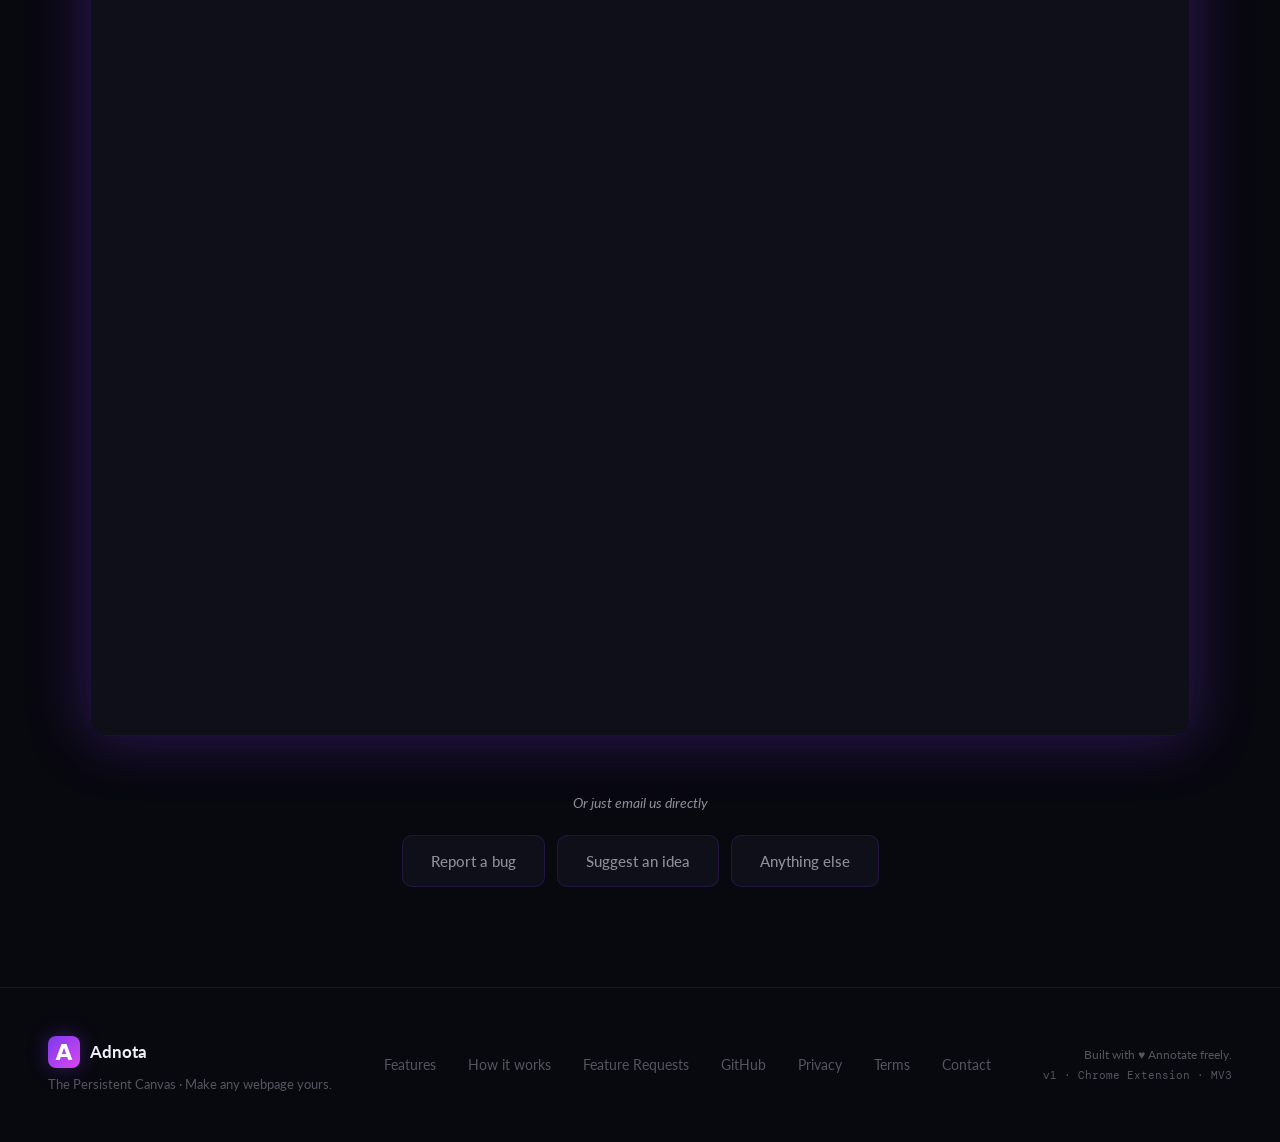
<file: public/index.html>
<!DOCTYPE html>
<html lang="en">
<head>

<meta charset="UTF-8">
<meta name="viewport" content="width=device-width, initial-scale=1.0">
<title>Adnota — Annotate and Edit the Web</title>
<meta name="description" content="Chrome extension that lets you treat any website like your personal canvas. Erase, highlight, draw, and annotate — persistent across sessions, stored privately on your machine.">
<meta name="theme-color" content="#08080f">

<link rel="icon" type="image/svg+xml" href="favicon.svg">
<link rel="canonical" href="https://adnota.app/">

<!-- Open Graph (Facebook, LinkedIn, iMessage, Slack) -->
<meta property="og:type" content="website">
<meta property="og:url" content="https://adnota.app/">
<meta property="og:title" content="Adnota — Annotate and Edit the Web">
<meta property="og:description" content="Chrome extension that lets you treat any website like your personal canvas. Erase, highlight, draw, and annotate — persistent across sessions, stored privately on your machine.">
<meta property="og:image" content="https://adnota.app/og-image.png">
<meta property="og:image:width" content="2400">
<meta property="og:image:height" content="1260">
<meta property="og:image:alt" content="Adnota — annotate, erase, highlight, and draw on any webpage">

<!-- Twitter Card -->
<meta name="twitter:card" content="summary_large_image">
<meta name="twitter:title" content="Adnota — Annotate and Edit the Web">
<meta name="twitter:description" content="Chrome extension that lets you treat any website like your personal canvas. Erase, highlight, draw, and annotate — persistent across sessions, stored privately on your machine.">
<meta name="twitter:image" content="https://adnota.app/og-image.png">

<link rel="preconnect" href="https://fonts.googleapis.com">
<link href="https://fonts.googleapis.com/css2?family=Lato:wght@300;400;700;900&family=DM+Mono:wght@400;500&display=swap" rel="stylesheet">
<link rel="stylesheet" href="styles.css">
<link rel="stylesheet" href="demo.css">

<script type="application/json" id="__tweaks__">
{
  "accentColor": "#7c3aed",
  "heroTag": "Annotate and edit the web.",
  "ctaLabel": "Vote on features",
  "showFeatureBase": true
}
</script>

</head>
<body data-cc-id="cc-1" style="font-family: Lato;">

<!-- NAV -->
<nav>
  <a href="#" class="nav-logo">
    <img class="logo-mark" src="favicon.svg" alt="Adnota">
    <span>Adnota</span>
  </a>
  <div class="nav-cluster">
    <div class="nav-links" id="nav-links">
      <a href="#features">Features</a>
      <a href="#how">How it works</a>
      <a href="#requests">Feature Requests</a>
    </div>
    <a href="#requests" class="nav-cta">Vote on features</a>
    <button type="button" class="nav-toggle" aria-label="Toggle menu" aria-expanded="false" aria-controls="nav-links">
      <span></span><span></span><span></span>
    </button>
  </div>
</nav>

<!-- HERO -->
<section class="hero">
  <div class="hero-mesh"></div>

  <div class="hero-badge">
    <span class="hero-badge-dot"></span>
    Chrome Extension · Free · Open source
  </div>

  <h1 data-cc-id="cc-2" style="font-family: Lato">Annotate and edit<br>the web.</h1>
  <p class="hero-sub">
    A browser extension that lets you erase distractions, highlight what matters, drop notes, and resize layouts on any site. Every change persists across visits — and never leaves your machine.
  </p>

  <div class="hero-actions">
    <a href="https://chromewebstore.google.com/detail/adnota/mfeoaogladlncifinmacalojognnmhea" class="btn-primary" target="_blank" rel="noopener">
      <svg width="16" height="16" viewBox="0 0 24 24" fill="currentColor" aria-hidden="true"><path d="M20.5 11H19V7c0-1.1-.9-2-2-2h-4V3.5C13 2.12 11.88 1 10.5 1S8 2.12 8 3.5V5H4c-1.1 0-1.99.9-1.99 2v3.8H3.5c1.49 0 2.7 1.21 2.7 2.7s-1.21 2.7-2.7 2.7H2V20c0 1.1.9 2 2 2h3.8v-1.5c0-1.49 1.21-2.7 2.7-2.7 1.49 0 2.7 1.21 2.7 2.7V22H17c1.1 0 2-.9 2-2v-4h1.5c1.38 0 2.5-1.12 2.5-2.5S21.88 11 20.5 11z"/></svg>
      Add to Chrome
    </a>
    <a href="https://github.com/adnota-app/adnota" class="btn-secondary" target="_blank" rel="noopener">
      <svg width="16" height="16" viewBox="0 0 24 24" fill="currentColor" aria-hidden="true"><path d="M12 .297c-6.63 0-12 5.373-12 12 0 5.303 3.438 9.8 8.205 11.385.6.113.82-.258.82-.577 0-.285-.01-1.04-.015-2.04-3.338.724-4.042-1.61-4.042-1.61C4.422 18.07 3.633 17.7 3.633 17.7c-1.087-.744.084-.729.084-.729 1.205.084 1.838 1.236 1.838 1.236 1.07 1.835 2.809 1.305 3.495.998.108-.776.417-1.305.76-1.605-2.665-.3-5.466-1.332-5.466-5.93 0-1.31.465-2.38 1.235-3.22-.135-.303-.54-1.523.105-3.176 0 0 1.005-.322 3.3 1.23.96-.267 1.98-.399 3-.405 1.02.006 2.04.138 3 .405 2.28-1.552 3.285-1.23 3.285-1.23.645 1.653.24 2.873.12 3.176.765.84 1.23 1.91 1.23 3.22 0 4.61-2.805 5.625-5.475 5.92.42.36.81 1.096.81 2.22 0 1.606-.015 2.896-.015 3.286 0 .315.21.69.825.57C20.565 22.092 24 17.592 24 12.297c0-6.627-5.373-12-12-12"/></svg>
      View on GitHub
    </a>
    <a href="#demo-video" class="btn-secondary" onclick="event.preventDefault(); document.getElementById('demo-video').scrollIntoView({behavior:'smooth',block:'start'});">
      <svg width="16" height="16" viewBox="0 0 24 24" fill="none" stroke="currentColor" stroke-width="2"><circle cx="12" cy="12" r="10"></circle><path d="M10 8l6 4-6 4V8z" fill="currentColor" stroke="none"></path></svg>
      See it in action
    </a>
  </div>

  <!-- BROWSER MOCKUP -->
  <div class="hero-mockup">
  <div class="browser-wrap reveal in" id="hero-browser">
    <!-- Chrome-style page-load progress bar; sits at the top of the body
         area and is driven entirely by the .reloading class on .browser-wrap. -->
    <div class="reload-progress" aria-hidden="true"></div>
    <div class="browser-chrome">
      <span class="b-dot b-red"></span>
      <span class="b-dot b-amber"></span>
      <span class="b-dot b-green"></span>
      <div class="browser-bar">arstechnica.com/gadgets/2026/04/mark-it-up</div>
      <img class="ext-chip" src="favicon.svg" alt="Adnota">
    </div>
    <div class="browser-body">

      <!-- Fake article -->
      <div class="fake-article" style="position:relative; max-width: 560px;">
        <div class="fake-site-header">
          <span>ARS TECHNICA</span>
        </div>
        <!-- Article body — the region the Resizer phase grabs. Wrapped so
             the outline + handles attach to the headline/byline/paragraphs
             only, leaving the publisher masthead (ARS TECHNICA) outside. -->
        <div class="fake-body-content">
          <div class="fake-h1">Mark it up. Block it out. Make it yours.</div>
          <div class="fake-byline">April 19, 2026 · 5 min read</div>
          <p class="fake-p">For years, browsers have been read-only. You visit a page, you consume it, you close the tab. Nothing you noticed, flagged, or <span id="demo-scribble-target">disagreed</span> with stays.</p>
          <p class="fake-p">A new generation of extensions is pushing back. <span class="anno-highlight" id="demo-highlight">They let you annotate, erase, and reshape any page — privately, persistently, on your device.</span> No cloud. No accounts.</p>
          <p class="fake-p">The real shift isn't the tools themselves. It's the premise: the web should be a document you can edit, not a billboard you're asked to politely consume.</p>

          <!-- Resize handles (hidden unless .anno-resize-hover on .fake-article) -->
          <div class="resizer-handle rz-left"></div>
          <div class="resizer-handle rz-right"></div>
          <div class="resizer-handle rz-top"></div>
          <div class="resizer-handle rz-bottom"></div>
          <div class="resizer-handle rz-corner"></div>
          <div class="resizer-reset" aria-hidden="true">
            <svg viewBox="0 0 24 24" fill="none" stroke="currentColor" stroke-width="2.2" stroke-linecap="round" stroke-linejoin="round"><path d="M3 12a9 9 0 1 0 3-6.7"/><polyline points="3 4 3 10 9 10"/></svg>
          </div>
        </div>

        <!-- Pink rect annotation (position + size set by demo.js at runtime) -->
        <div class="anno-rect" id="demo-rect"></div>

        <!-- Pen-tool scribble over "disagreed" (position, viewBox, and path
             generated at runtime by demo.js so it tracks the word's box on
             both desktop and the CSS-scaled mobile mockup). -->
        <svg class="anno-scribble" id="demo-scribble" aria-hidden="true">
          <path d="" />
        </svg>
      </div>

      <!-- Related-article card (top ~1/3 of sidebar). Stays after the ad
           is erased; the Resizer phase picks it up and moves it to the
           bottom-right corner to demo the position-drag capability. -->
      <div class="anno-related-card" id="demo-related-card">
        <div class="related-eyebrow">RELATED</div>
        <div class="related-title">Works on ChatGPT</div>
        <div class="related-meta">4 min read · Apr 2026</div>
      </div>

      <!-- Erased ad placeholder (bottom ~2/3 of sidebar) -->
      <div class="anno-erase-target" id="demo-erase-target">
        <div class="anno-erase-badge">180 × 200</div>
        <div>
          <div style="font-size:14px;margin-bottom:6px;">📢</div>
          <div>Advertisement<br><span style="font-size:9px;color:#bbb">300×250</span></div>
        </div>
      </div>

      <!-- Sticky note (sibling of .fake-article so it can float freely
           in the browser body, not clamped by the article's max-width) -->
      <div class="anno-sticky" id="demo-sticky">
        <div class="sticky-header">
          <span class="sticky-timestamp">04/19/26</span>
          <span class="sticky-x" aria-hidden="true">✕</span>
        </div>
        <div class="sticky-body"><span id="demo-sticky-text"></span></div>
        <div class="sticky-resize-corner" aria-hidden="true"></div>
      </div>

      <!-- Dock toolbar (ported from extension — styles in demo.css) -->
      <div id="vellum-dock" data-vellum-ui="1">
        <div class="vellum-dock-home">
          <span class="vellum-dock-logo">A</span>
        </div>
        <div class="vellum-dock-tools">
          <button type="button" class="vellum-dock-tool" data-tool-id="eraser" data-accent="eraser">
            <svg viewBox="0 0 24 24"><path d="m7 21-4.3-4.3c-1-1-1-2.5 0-3.4l9.6-9.6c1-1 2.5-1 3.4 0l5.6 5.6c1 1 1 2.5 0 3.4L13 21"/><path d="M22 21H7"/><path d="m5 11 9 9"/></svg>
          </button>
          <button type="button" class="vellum-dock-tool" data-tool-id="sticky" data-accent="sticky">
            <svg viewBox="0 0 24 24"><path d="M15.5 3H5a2 2 0 0 0-2 2v14c0 1.1.9 2 2 2h14a2 2 0 0 0 2-2V8.5L15.5 3z"/><polyline points="15 3 15 9 21 9"/><line x1="8" y1="13" x2="16" y2="13"/><line x1="8" y1="17" x2="12" y2="17"/></svg>
          </button>
          <button type="button" class="vellum-dock-tool" data-tool-id="marker" data-accent="highlight">
            <svg viewBox="0 0 24 24"><path d="M12 20h9"/><path d="M16.5 3.5a2.121 2.121 0 0 1 3 3L7 19l-4 1 1-4L16.5 3.5z"/></svg>
          </button>
          <button type="button" class="vellum-dock-tool" data-tool-id="resizer" data-accent="resizer">
            <svg viewBox="0 0 24 24"><path d="M15 3h6v6"/><path d="M9 21H3v-6"/><path d="M21 3l-7 7"/><path d="M3 21l7-7"/></svg>
          </button>
          <button type="button" class="vellum-dock-tool" data-tool-id="vis">
            <svg viewBox="0 0 24 24"><path d="M1 12s4-8 11-8 11 8 11 8-4 8-11 8-11-8-11-8z"/><circle cx="12" cy="12" r="3"/></svg>
          </button>
        </div>
      </div>

    </div>
  </div>
  <div class="demo-caption" id="demo-caption" aria-live="polite"></div>
  </div>
</section>

<!-- PILLARS -->
<div class="pillars">
  <div class="pillars-inner">
    <div class="pillar reveal in" style="--p-color: var(--accent); --p-bg: var(--accent-soft); --p-border: var(--border);">
      <div class="pillar-icon"><svg viewBox="0 0 24 24" fill="none" stroke="currentColor" stroke-width="2" stroke-linecap="round" stroke-linejoin="round"><rect x="3" y="11" width="18" height="11" rx="2"/><path d="M7 11V7a5 5 0 0 1 10 0v4"/></svg></div>
      <h3>Zero cloud. Zero accounts.</h3>
      <p>Everything lives in your browser's local storage. No servers, no accounts, no data ever leaving your machine.</p>
    </div>
    <div class="pillar reveal reveal-delay-1 in" style="--p-color: var(--green); --p-bg: var(--green-soft); --p-border: rgba(34,197,94,0.2);">
      <div class="pillar-icon"><svg viewBox="0 0 24 24" fill="none" stroke="currentColor" stroke-width="2" stroke-linecap="round" stroke-linejoin="round"><path d="M19 21H5a2 2 0 0 1-2-2V5a2 2 0 0 1 2-2h11l5 5v11a2 2 0 0 1-2 2z"/><polyline points="17 21 17 13 7 13 7 21"/><polyline points="7 3 7 8 15 8"/></svg></div>
      <h3>Persistent across every visit.</h3>
      <p>Annotations restore automatically on the next visit — erased elements stay erased, highlights stay lit, notes stay anchored.</p>
    </div>
    <div class="pillar reveal reveal-delay-2 in" style="--p-color: var(--pink); --p-bg: var(--pink-soft); --p-border: rgba(236,72,153,0.2);">
      <div class="pillar-icon"><svg viewBox="0 0 24 24" fill="none" stroke="currentColor" stroke-width="2" stroke-linecap="round" stroke-linejoin="round"><path d="m9.06 11.9 8.07-8.06a2.85 2.85 0 1 1 4.03 4.03l-8.06 8.08"/><path d="M7.07 14.94c-1.66 0-3 1.35-3 3.02 0 1.33-2.5 1.52-2 2.02 1.08 1.1 2.49 2.02 4 2.02 2.2 0 4-1.8 4-4.04a3.01 3.01 0 0 0-3-3.02z"/></svg></div>
      <h3>Your canvas, your rules.</h3>
      <p>Erase clutter, highlight insights, drop notes, draw freely, resize layouts. The entire web becomes your workspace.</p>
    </div>
  </div>
</div>

<!-- DEMO VIDEO -->
<section id="demo-video" style="padding-top:80px;padding-bottom:80px;">
  <div style="max-width:880px;margin:0 auto;padding:0 24px;text-align:center;">
    <div class="section-label" style="justify-content:center">See it in action</div>
    <div class="reveal" style="margin-top:24px;border:1px solid var(--border);border-radius:16px;overflow:hidden;box-shadow:0 0 60px var(--accent-glow);aspect-ratio:16/9;background:var(--surface);">
      <!-- youtube-nocookie delays tracking until the user hits play. Video must be public or unlisted on YouTube for the embed to play. -->
      <iframe
        src="https://www.youtube-nocookie.com/embed/7SE6gWbxRb0?rel=0"
        style="width:100%;height:100%;border:0;display:block;"
        loading="lazy"
        title="Adnota — demo walkthrough"
        allow="accelerometer; clipboard-write; encrypted-media; gyroscope; picture-in-picture"
        allowfullscreen
      ></iframe>
    </div>
  </div>
</section>

<!-- FEATURES -->
<section id="features">
  <div class="features-section">
    <div class="features-header">
      <div>
        <div class="section-label">The Toolkit</div>
        <h2 class="text-gradient" style="font-family: Lato">Four tools.<br>One canvas.</h2>
      </div>
      <p class="features-desc">
        Adnota ships with four purpose-built tools, each solving a distinct problem with the web as you read it. Every annotation is anchored intelligently — surviving page refreshes, SPA navigations, and layout shifts.
      </p>
    </div>

    <div class="feature-grid">

      <!-- Eraser -->
      <div class="feature-card reveal" style="--f-color: var(--red); --f-bg: var(--red-soft); --f-border: rgba(231,76,60,0.25);">
        <div class="feature-card-header">
          <div class="feature-icon">🗑</div>
          <div>
            <h3>Eraser</h3>
          </div>
        </div>
        <p>Permanently hide any page element. Hover to preview, click to erase. Scroll the mouse wheel to walk up the DOM and find the exact container you want gone. Ad-detection promotes erasures domain-wide automatically.</p>
        <!-- <div class="feature-tag">Shortcut: <kbd style="font-family:var(--font-mono);font-size:10px">E</kbd></div> -->
        <div class="feature-visual">
          <div class="vis-eraser">
            <div class="vis-eraser-text">
              Lorem ipsum dolor sit amet<br>
              consectetur adipiscing elit<br>
              sed do eiusmod tempor
            </div>
            <div class="vis-eraser-outline">
              <div class="vis-eraser-badge">210×120</div>
            </div>
            <div class="vis-eraser-hud">
              <span style="color:var(--accent);font-size:6px">▣</span>
              <span class="vis-eraser-conf">likely ad</span>
              <span style="font-size:6px;opacity:0.5">·</span>
              <span style="font-size:7px">ad-keyword</span>
            </div>
          </div>
        </div>
      </div>

      <!-- Sticky Notes -->
      <div class="feature-card reveal reveal-delay-1" style="--f-color: var(--amber); --f-bg: var(--amber-soft); --f-border: rgba(245,158,11,0.25);">
        <div class="feature-card-header">
          <div class="feature-icon">📝</div>
          <div>
            <h3>Sticky Notes</h3>
          </div>
        </div>
        <p>Drop anchored text annotations anywhere on the page. Notes survive layout shifts using a multi-signal fuzzy anchor system — CSS selector, text fingerprint, structural context, and geometry scoring.</p>
        <!-- <div class="feature-tag">Shortcut: <kbd style="font-family:var(--font-mono);font-size:10px">S</kbd></div> -->
        <div class="feature-visual">
          <div class="vis-sticky">
            <div class="vis-sticky-text">
              Lorem ipsum dolor sit amet<br>
              consectetur adipiscing elit<br>
              sed do eiusmod tempor ut<br>
              labore et dolore magna aliqua
            </div>
            <div class="vis-note yellow">
              <div>04/19/26</div>
              <div>Follow up on this!</div>
            </div>
            <div class="vis-note green">
              <div>04/22/26</div>
              <div>Check source</div>
            </div>
          </div>
        </div>
      </div>

      <!-- Highlight & Draw -->
      <div class="feature-card reveal reveal-delay-2" style="--f-color: var(--accent); --f-bg: var(--accent-soft); --f-border: var(--border);">
        <div class="feature-card-header">
          <div class="feature-icon">✏️</div>
          <div>
            <h3>Highlight &amp; Draw</h3>
          </div>
        </div>
        <p>Text highlights via the CSS Custom Highlights API — zero DOM mutation, React-safe. Freehand pen, arrows, rectangles, ellipses, and text boxes overlay any page. Black mode = instant redaction.</p>
        <!-- <div class="feature-tag">Shortcut: <kbd style="font-family:var(--font-mono);font-size:10px">D</kbd></div> -->
        <div class="feature-visual">
          <div class="vis-highlight">
            Lorem ipsum dolor sit amet, <span class="circled-target">consectetur adipiscing</span> elit, sed do eiusmod tempor. <mark class="yellow">Ut labore et dolore magna</mark> aliqua ut enim.
            <svg class="vis-draw" viewBox="0 0 350 110" fill="none" preserveAspectRatio="none" xmlns="http://www.w3.org/2000/svg">
              <!-- pink hand-drawn ellipse around "consectetur adipiscing" -->
              <path d="M 105 13 C 80 9, 68 19, 76 29 C 86 41, 180 37, 210 27 C 226 21, 222 9, 200 7 C 158 4, 118 6, 105 13 Z"
                    stroke="#ec4899" stroke-width="2" stroke-linecap="round" stroke-linejoin="round" fill="none"/>
              <!-- purple curve arrow body, lower-right curving up to the circle -->
              <path d="M 290 88 Q 248 64, 220 50 Q 215 44, 207 36"
                    stroke="#a78bfa" stroke-width="1.8" stroke-linecap="round" fill="none"/>
              <!-- arrowhead V pointing up-left at the circle -->
              <path d="M 210 49 L 207 36 L 220 39"
                    stroke="#a78bfa" stroke-width="1.8" stroke-linecap="round" stroke-linejoin="round" fill="none"/>
            </svg>
          </div>
        </div>
      </div>

      <!-- Resizer -->
      <div class="feature-card reveal reveal-delay-3" style="--f-color: var(--blue); --f-bg: var(--blue-soft); --f-border: rgba(59,130,246,0.25);">
        <div class="feature-card-header">
          <div class="feature-icon">↔️</div>
          <div>
            <h3>Resizer</h3>
          </div>
        </div>
        <p>Resize, move, or restyle elements. Sidebars too wide, panels in the wrong place, text too small — drag handles to resize, drag-and-drop to reposition, recolor with the EyeDropper, or scale text with Aa± chips.</p>
        <!-- <div class="feature-tag">Shortcut: <kbd style="font-family:var(--font-mono);font-size:10px">R</kbd></div>
        <div class="feature-tag" style="margin-left:8px;font-size:11px;font-family:var(--font-mono);color:var(--blue)">domain-wide</div> -->
        <div class="feature-visual">
          <div class="vis-resizer">
            <div class="vis-resize-box">
              <div class="resize-handle br"></div>
              <div class="resize-handle r"></div>
              <div class="resize-handle b"></div>
              <div class="vis-resize-badge">480×320</div>
              <div style="padding:6px;font-size:6.5px;color:#666;line-height:1.7;font-family:-apple-system,BlinkMacSystemFont,'Segoe UI',Roboto,sans-serif;">
                Lorem ipsum dolor sit amet, consectetur adipiscing elit, sed.
              </div>
            </div>
          </div>
        </div>
      </div>

    </div>
  </div>
</section>

<!-- SCRATCH PAD -->
<section class="scratch-section" style="padding-top:80px;padding-bottom:80px;">
  <div class="scratch-grid">
    <!-- CSS-art mockup of the in-page scratch pad -->
    <div class="reveal scratch-pad-mock" aria-hidden="true">
      <div class="scratch-pad-header">
        <div class="scratch-pad-filters">
          <span class="scratch-pill is-active">All <span class="scratch-pill-dot">·</span> 8</span>
          <span class="scratch-pill">Highlights <span class="scratch-pill-dot">·</span> 6</span>
          <span class="scratch-pill">Notes <span class="scratch-pill-dot">·</span> 2</span>
        </div>
        <div class="scratch-pad-actions">
          <svg viewBox="0 0 24 24" fill="none" stroke="currentColor" stroke-width="2" stroke-linecap="round" stroke-linejoin="round"><polygon points="22 3 2 3 10 12.46 10 19 14 21 14 12.46 22 3"/></svg>
          <svg viewBox="0 0 24 24" fill="none" stroke="currentColor" stroke-width="2" stroke-linecap="round" stroke-linejoin="round"><rect x="9" y="9" width="13" height="13" rx="2" ry="2"/><path d="M5 15H4a2 2 0 0 1-2-2V4a2 2 0 0 1 2-2h9a2 2 0 0 1 2 2v1"/></svg>
          <svg viewBox="0 0 24 24" fill="none" stroke="currentColor" stroke-width="2" stroke-linecap="round" stroke-linejoin="round"><line x1="18" y1="6" x2="6" y2="18"/><line x1="6" y1="6" x2="18" y2="18"/></svg>
        </div>
      </div>
      <div class="scratch-pad-body">
        <div class="scratch-snippet">
          <p>The web should be a document you can edit, not a billboard you're asked to politely consume.</p>
        </div>
        <div class="scratch-snippet">
          <p>Highlights aren't decoration — they're how you remember what you read.</p>
        </div>
        <div class="scratch-snippet">
          <p>Capture the parts that matter, recall them without scrolling 20,000 tokens back.</p>
        </div>
        <div class="scratch-snippet">
          <p>TEXT IS KING — who says you can't take it with you?</p>
        </div>
      </div>
    </div>

    <!-- Copy -->
    <div>
      <div class="section-label">The Scratch Pad</div>
      <h2 style="font-family:Lato">For the long<br><span class="text-gradient">conversation.</span></h2>
      <p style="color:var(--text-muted);font-size:16px;line-height:1.75;font-weight:300;margin-top:20px;">
        Every highlight and note from the page you're on, side-by-side in one quiet panel. Built for <strong style="color:var(--text);font-weight:500;">ChatGPT threads</strong>, <strong style="color:var(--text);font-weight:500;">Claude conversations</strong>, and longform reads where scrolling back is the friction you're trying to escape.
      </p>
      <div style="display:flex;flex-direction:column;gap:12px;margin-top:28px;">
        <div style="display:flex;align-items:center;gap:12px;"><div style="width:7px;height:7px;border-radius:50%;background:var(--accent);flex-shrink:0;box-shadow:0 0 8px var(--accent);"></div><span style="color:var(--text-muted);font-size:14px;">Just the words you saved — paragraph breaks intact.</span></div>
        <div style="display:flex;align-items:center;gap:12px;"><div style="width:7px;height:7px;border-radius:50%;background:var(--amber);flex-shrink:0;box-shadow:0 0 8px var(--amber);"></div><span style="color:var(--text-muted);font-size:14px;">Filter by Highlights, Notes, or Tags — select what you want</span></div>
        <div style="display:flex;align-items:center;gap:12px;"><div style="width:7px;height:7px;border-radius:50%;background:var(--green);flex-shrink:0;box-shadow:0 0 8px var(--green);"></div><span style="color:var(--text-muted);font-size:14px;">Goto any source. Copy one, or all of them at once.</span></div>
      </div>
    </div>
  </div>
</section>

<!-- YOUR WEB KNOWLEDGE BASE -->
<section style="padding-top:80px;padding-bottom:80px;">
  <div class="kb-grid" style="max-width:1100px;margin:0 auto;display:grid;grid-template-columns:1fr 1fr;gap:80px;align-items:center;">
    <div>
      <div class="section-label">Your Personal Knowledge Base</div>
      <h2 style="font-family:Lato" class="text-gradient">Every annotation.<br>Every site.<br>All in one place.</h2>
      <p style="color:var(--text-muted);font-size:16px;line-height:1.75;font-weight:300;margin-top:20px;">As you annotate the web, Adnota silently builds a searchable history of everything you've highlighted, noted, erased, and drawn — across every site you've ever visited.</p>
      <p style="color:var(--text-muted);font-size:16px;line-height:1.75;font-weight:300;margin-top:12px;">The <strong style="color:var(--text);font-weight:500;">My Edited Sites</strong> dashboard gives you a live view of your entire annotated web — sortable, filterable, and one click away from any page you've touched.</p>
      <div style="display:flex;flex-direction:column;gap:12px;margin-top:28px;">
        <div style="display:flex;align-items:center;gap:12px;"><div style="width:7px;height:7px;border-radius:50%;background:var(--pink);flex-shrink:0;box-shadow:0 0 8px var(--pink);"></div><span style="color:var(--text-muted);font-size:14px;">See every site you've annotated at a glance</span></div>
        <div style="display:flex;align-items:center;gap:12px;"><div style="width:7px;height:7px;border-radius:50%;background:var(--amber);flex-shrink:0;box-shadow:0 0 8px var(--amber);"></div><span style="color:var(--text-muted);font-size:14px;">Filter by notes, highlights, erasures, strokes</span></div>
        <div style="display:flex;align-items:center;gap:12px;"><div style="width:7px;height:7px;border-radius:50%;background:var(--green);flex-shrink:0;box-shadow:0 0 8px var(--green);"></div><span style="color:var(--text-muted);font-size:14px;">Jump back to any annotated page instantly</span></div>
        <div style="display:flex;align-items:center;gap:12px;"><div style="width:7px;height:7px;border-radius:50%;background:var(--accent);flex-shrink:0;box-shadow:0 0 8px var(--accent);"></div><span style="color:var(--text-muted);font-size:14px;">Search &amp; sort across your entire annotated web</span></div>
      </div>
    </div>
    <div class="reveal" style="background:var(--surface);border:1px solid var(--border);border-radius:16px;overflow:hidden;box-shadow:0 24px 80px rgba(0,0,0,0.5);">
      <div style="background:linear-gradient(135deg,rgba(124,58,237,0.25),rgba(147,51,234,0.08));border-bottom:1px solid var(--border);padding:14px 18px;display:flex;align-items:center;justify-content:space-between;">
        <div style="display:flex;align-items:center;gap:9px;">
          <img class="logo-mark" src="favicon.svg" alt="Adnota" style="width:26px;height:26px;">
          <div><div style="font-family:var(--font-display);font-weight:700;font-size:13px;">Adnota</div><div style="font-size:10px;color:var(--text-dim);">My Edited Sites</div></div>
        </div>
        <div style="background:var(--surface2);border:1px solid var(--border);border-radius:6px;padding:4px 10px;font-size:10px;font-family:var(--font-mono);color:var(--text-dim);display:flex;align-items:center;gap:5px;">
          <svg width="9" height="9" viewBox="0 0 24 24" fill="none" stroke="currentColor" stroke-width="2"><circle cx="11" cy="11" r="8"/><path d="m21 21-4.35-4.35"/></svg> Filter sites...
        </div>
      </div>
      <div style="border-bottom:1px solid var(--border);padding:8px 18px;display:flex;gap:18px;align-items:center;">
        <span style="font-size:11px;font-family:var(--font-mono);color:var(--text-muted)"><strong style="color:var(--text)">21</strong> Sites</span>
        <span style="font-size:11px;font-family:var(--font-mono);color:var(--text-muted)"><strong style="color:var(--text)">253</strong> Edits</span>
        <span style="font-size:11px;font-family:var(--font-mono);color:var(--text-muted)"><strong style="color:var(--text)">33</strong> Pages</span>
        <span style="margin-left:auto;font-size:10px;font-family:var(--font-mono);color:var(--text-dim)">338 KB / 10 MB &middot; 3%</span>
      </div>
      <div class="kb-rows">
        <div style="display:flex;align-items:center;gap:10px;padding:10px 18px;border-bottom:1px solid rgba(255,255,255,0.04);">
          <div style="width:24px;height:24px;border-radius:5px;background:var(--surface2);border:1px solid var(--border);display:grid;place-items:center;font-size:9px;font-weight:700;color:var(--text-dim);flex-shrink:0;">A</div>
          <div style="flex:1;min-width:0;"><div style="font-size:12px;font-weight:500;color:var(--text);">arstechnica.com</div><div style="font-size:10px;color:var(--text-dim);font-family:var(--font-mono);">1 page &middot; 1h ago</div></div>
          <div style="display:flex;gap:4px;flex-wrap:wrap;justify-content:flex-end;">
            <span style="font-size:9px;font-family:var(--font-mono);color:var(--amber);background:var(--amber-soft);border:1px solid rgba(245,158,11,0.25);border-radius:999px;padding:2px 7px;">+2 Notes</span>
            <span style="font-size:9px;font-family:var(--font-mono);color:var(--pink);background:var(--pink-soft);border:1px solid rgba(236,72,153,0.25);border-radius:999px;padding:2px 7px;">+1 Highlight</span>
          </div>
          <div style="background:var(--accent);color:white;font-size:10px;font-weight:600;padding:4px 10px;border-radius:6px;flex-shrink:0;">Visit</div>
        </div>
        <div style="display:flex;align-items:center;gap:10px;padding:10px 18px;border-bottom:1px solid rgba(255,255,255,0.04);">
          <div style="width:24px;height:24px;border-radius:5px;background:var(--surface2);border:1px solid var(--border);display:grid;place-items:center;font-size:9px;font-weight:700;color:var(--text-dim);flex-shrink:0;">Y</div>
          <div style="flex:1;min-width:0;"><div style="font-size:12px;font-weight:500;color:var(--text);">news.ycombinator.com</div><div style="font-size:10px;color:var(--text-dim);font-family:var(--font-mono);">2 pages &middot; 47m ago</div></div>
          <div style="display:flex;gap:4px;flex-wrap:wrap;justify-content:flex-end;">
            <span style="font-size:9px;font-family:var(--font-mono);color:var(--amber);background:var(--amber-soft);border:1px solid rgba(245,158,11,0.25);border-radius:999px;padding:2px 7px;">+2 Notes</span>
            <span style="font-size:9px;font-family:var(--font-mono);color:var(--accent);background:var(--accent-soft);border:1px solid var(--border);border-radius:999px;padding:2px 7px;">+5 Strokes</span>
          </div>
          <div style="background:var(--accent);color:white;font-size:10px;font-weight:600;padding:4px 10px;border-radius:6px;flex-shrink:0;">Visit</div>
        </div>
        <div style="display:flex;align-items:center;gap:10px;padding:10px 18px;border-bottom:1px solid rgba(255,255,255,0.04);">
          <div style="width:24px;height:24px;border-radius:5px;background:var(--surface2);border:1px solid var(--border);display:grid;place-items:center;font-size:9px;font-weight:700;color:var(--text-dim);flex-shrink:0;">G</div>
          <div style="flex:1;min-width:0;"><div style="font-size:12px;font-weight:500;color:var(--text);">www.google.com</div><div style="font-size:10px;color:var(--text-dim);font-family:var(--font-mono);">2 pages &middot; 46m ago</div></div>
          <div style="display:flex;gap:4px;flex-wrap:wrap;justify-content:flex-end;">
            <span style="font-size:9px;font-family:var(--font-mono);color:var(--red);background:var(--red-soft);border:1px solid rgba(231,76,60,0.25);border-radius:999px;padding:2px 7px;">+7 Erased</span>
            <span style="font-size:9px;font-family:var(--font-mono);color:var(--pink);background:var(--pink-soft);border:1px solid rgba(236,72,153,0.25);border-radius:999px;padding:2px 7px;">+12 Highlights</span>
          </div>
          <div style="background:var(--accent);color:white;font-size:10px;font-weight:600;padding:4px 10px;border-radius:6px;flex-shrink:0;">Visit</div>
        </div>
        <div style="display:flex;align-items:center;gap:10px;padding:10px 18px;border-bottom:1px solid rgba(255,255,255,0.04);">
          <div style="width:24px;height:24px;border-radius:5px;background:var(--surface2);border:1px solid var(--border);display:grid;place-items:center;font-size:9px;font-weight:700;color:var(--text-dim);flex-shrink:0;">W</div>
          <div style="flex:1;min-width:0;"><div style="font-size:12px;font-weight:500;color:var(--text);">en.wikipedia.org</div><div style="font-size:10px;color:var(--text-dim);font-family:var(--font-mono);">1 page &middot; 3h ago</div></div>
          <div style="display:flex;gap:4px;flex-wrap:wrap;justify-content:flex-end;">
            <span style="font-size:9px;font-family:var(--font-mono);color:var(--amber);background:var(--amber-soft);border:1px solid rgba(245,158,11,0.25);border-radius:999px;padding:2px 7px;">+2 Notes</span>
            <span style="font-size:9px;font-family:var(--font-mono);color:var(--accent);background:var(--accent-soft);border:1px solid var(--border);border-radius:999px;padding:2px 7px;">+4 Strokes</span>
          </div>
          <div style="background:var(--accent);color:white;font-size:10px;font-weight:600;padding:4px 10px;border-radius:6px;flex-shrink:0;">Visit</div>
        </div>
        <div style="display:flex;align-items:center;gap:10px;padding:10px 18px;">
          <div style="width:24px;height:24px;border-radius:5px;background:var(--surface2);border:1px solid var(--border);display:grid;place-items:center;font-size:9px;font-weight:700;color:var(--text-dim);flex-shrink:0;">N</div>
          <div style="flex:1;min-width:0;"><div style="font-size:12px;font-weight:500;color:var(--text);">www.nytimes.com</div><div style="font-size:10px;color:var(--text-dim);font-family:var(--font-mono);">1 page &middot; 2h ago</div></div>
          <div style="display:flex;gap:4px;">
            <span style="font-size:9px;font-family:var(--font-mono);color:var(--red);background:var(--red-soft);border:1px solid rgba(231,76,60,0.25);border-radius:999px;padding:2px 7px;">+2 Erased</span>
          </div>
          <div style="background:var(--accent);color:white;font-size:10px;font-weight:600;padding:4px 10px;border-radius:6px;flex-shrink:0;">Visit</div>
        </div>
      </div>
      <div style="padding:10px 18px;text-align:center;border-top:1px solid var(--border);">
        <span style="font-size:11px;color:var(--text-dim);font-family:var(--font-mono);">+ 16 more sites</span>
      </div>
    </div>
  </div>
</section>

<!-- HOW IT WORKS -->
<div class="how-section" id="how">
  <section style="padding-top:80px;padding-bottom:80px;">
    <div class="how-inner">
      <div class="how-header">
        <div class="section-label" style="justify-content:center">How it works</div>
        <h2 style="font-family: Lato">Install once.<br><span class="text-gradient">Own the web forever.</span></h2>
      </div>
      <div class="steps">
        <div class="step reveal">
          <div class="step-num">1</div>
          <h3>Install from Chrome Web Store</h3>
          <p>One click, no account, no sign-in. The extension injects itself into every page you visit, invisibly, until you need it.</p>
        </div>
        <div class="step reveal reveal-delay-1">
          <div class="step-num">2</div>
          <h3>Annotate any page</h3>
          <p>Click the dock or use keyboard shortcuts. Erase distractions, highlight what matters, drop notes, resize layouts.</p>
        </div>
        <div class="step reveal reveal-delay-2">
          <div class="step-num">3</div>
          <h3>Come back to your canvas</h3>
          <p>Every annotation auto-restores on the next visit. Your edited web stays edited — silently, privately, persistently.</p>
        </div>
      </div>
    </div>
  </section>
</div>

<!-- PRIVACY STRIP -->
<section style="padding-top:72px;padding-bottom:72px;">
  <div class="privacy-strip">
    <div class="priv-card reveal">
      <div class="priv-icon"><svg viewBox="0 0 24 24" fill="none" stroke="currentColor" stroke-width="2" stroke-linecap="round" stroke-linejoin="round"><path d="M16 21v-2a4 4 0 0 0-4-4H5a4 4 0 0 0-4 4v2"/><circle cx="8.5" cy="7" r="4"/><line x1="18" y1="8" x2="23" y2="13"/><line x1="23" y1="8" x2="18" y2="13"/></svg></div>
      <h4>No accounts</h4>
      <p>Nothing to sign up for. Nothing to log into. The extension works immediately.</p>
    </div>
    <div class="priv-card reveal reveal-delay-1">
      <div class="priv-icon"><svg viewBox="0 0 24 24" fill="none" stroke="currentColor" stroke-width="2" stroke-linecap="round" stroke-linejoin="round"><path d="M22.61 16.95A5 5 0 0 0 18 10h-1.26a8 8 0 0 0-7.05-6M5 5a8 8 0 0 0 4 15h9a5 5 0 0 0 1.7-.3"/><line x1="1" y1="1" x2="23" y2="23"/></svg></div>
      <h4>No cloud</h4>
      <p>All data lives in <code style="font-size:11px;background:var(--surface2);padding:1px 5px;border-radius:4px;">chrome.storage.local</code>. Never leaves your browser.</p>
    </div>
    <div class="priv-card reveal reveal-delay-2">
      <div class="priv-icon"><svg viewBox="0 0 24 24" fill="none" stroke="currentColor" stroke-width="2" stroke-linecap="round" stroke-linejoin="round"><path d="M17.94 17.94A10.07 10.07 0 0 1 12 20c-7 0-11-8-11-8a18.45 18.45 0 0 1 5.06-5.94M9.9 4.24A9.12 9.12 0 0 1 12 4c7 0 11 8 11 8a18.5 18.5 0 0 1-2.16 3.19m-6.72-1.07a3 3 0 1 1-4.24-4.24"/><line x1="1" y1="1" x2="23" y2="23"/></svg></div>
      <h4>No tracking</h4>
      <p>No analytics, no telemetry, no usage data collected. What you annotate is yours alone.</p>
    </div>
    <div class="priv-card reveal reveal-delay-3">
      <div class="priv-icon"><svg viewBox="0 0 24 24" fill="currentColor" aria-hidden="true"><path d="M12 .297c-6.63 0-12 5.373-12 12 0 5.303 3.438 9.8 8.205 11.385.6.113.82-.258.82-.577 0-.285-.01-1.04-.015-2.04-3.338.724-4.042-1.61-4.042-1.61C4.422 18.07 3.633 17.7 3.633 17.7c-1.087-.744.084-.729.084-.729 1.205.084 1.838 1.236 1.838 1.236 1.07 1.835 2.809 1.305 3.495.998.108-.776.417-1.305.76-1.605-2.665-.3-5.466-1.332-5.466-5.93 0-1.31.465-2.38 1.235-3.22-.135-.303-.54-1.523.105-3.176 0 0 1.005-.322 3.3 1.23.96-.267 1.98-.399 3-.405 1.02.006 2.04.138 3 .405 2.28-1.552 3.285-1.23 3.285-1.23.645 1.653.24 2.873.12 3.176.765.84 1.23 1.91 1.23 3.22 0 4.61-2.805 5.625-5.475 5.92.42.36.81 1.096.81 2.22 0 1.606-.015 2.896-.015 3.286 0 .315.21.69.825.57C20.565 22.092 24 17.592 24 12.297c0-6.627-5.373-12-12-12"/></svg></div>
      <h4>Open source</h4>
      <p>Every line on GitHub, MIT-licensed. Inspect in DevTools, fork it, or run it yourself.</p>
    </div>
  </div>

  <div style="max-width:680px;margin:48px auto 0;padding:0 24px;text-align:center;">
    <p style="color:var(--text-muted);font-size:16px;line-height:1.75;font-weight:300;">
      Adnota's core is <strong style="color:var(--accent);font-weight:700;">free, forever</strong>. If we ever charge, it'll be for opt-in extras like cross-device sync — the local, private experience you see today will always be free.
    </p>
  </div>
</section>

<!-- FOUNDER NOTE -->
<section style="padding-top:40px;padding-bottom:60px;">
  <div class="reveal" style="max-width:640px;margin:0 auto;padding:0 24px;">
    <div class="founder-card" style="background:var(--surface);border:1px solid var(--border);border-radius:16px;padding:36px 40px;">
      <div style="font-family:var(--font-mono);font-size:11px;text-transform:uppercase;letter-spacing:0.08em;color:var(--accent);margin-bottom:18px;">From the founder</div>
      <p style="color:var(--text-muted);font-size:16px;line-height:1.75;font-weight:300;margin-bottom:14px;">
        I built Adnota because every other annotation extension wanted my email, my account, my data. I just wanted to erase a sidebar and have it stay erased.
      </p>
      <p style="color:var(--text-muted);font-size:16px;line-height:1.75;font-weight:300;margin-bottom:14px;">
        So I made the tool I wanted — local, private, no servers to break, no company to sell to. If it's useful to you too, that's the whole point.
      </p>
      <p style="color:var(--text-muted);font-size:16px;line-height:1.75;font-weight:300;margin-bottom:14px;">
        And it's MIT-licensed and fully open source — read every line, fork it, or run it yourself.
      </p>
      <p style="color:var(--text-muted);font-size:16px;line-height:1.75;font-weight:300;">
        Is it a work in progress? Yes. Does it have potential? I think so — and what comes next is shaped by who shows up.
      </p>
      <div style="font-family:var(--font-mono);font-size:13px;color:var(--text-dim);margin-top:22px;">— <a href="mailto:michael@adnota.app" style="color:inherit;text-decoration:none;border-bottom:1px dashed currentColor;">michael@adnota.app</a></div>
    </div>
  </div>
</section>

<!-- FEATURE REQUESTS -->
<section id="requests" style="padding-top:40px;padding-bottom:100px;">
  <div class="featureboard-section">
    <div class="section-label" style="justify-content:center">Feature Requests</div>
    <h2 style="font-family: Lato">Help shape<br><span class="text-gradient">what we build next.</span></h2>
    <p style="color:var(--text-muted);font-size:16px;font-weight:300;margin-top:12px;max-width:520px;margin-left:auto;margin-right:auto;">
      Adnota is pre-launch and actively seeking input. Vote on the features you want most — every vote shapes the roadmap.
    </p>
  </div>

  <div class="reveal" style="max-width:1100px;margin:24px auto 0;">
    <div style="border:1px solid var(--border);border-radius:16px;overflow:hidden;box-shadow:0 0 60px var(--accent-glow);">
      <iframe
        id="fr-list"
        src="https://adnota.featurebase.app?theme=dark"
        style="width:100%;height:880px;border:0;background:var(--surface);display:block;"
        loading="lazy"
        title="Adnota Feature Board"
      ></iframe>
    </div>
  </div>

  <div style="max-width:900px;margin:56px auto 0;text-align:center;padding:0 24px;">
    <div style="font-style:italic;color:var(--text-muted);font-size:14px;margin-bottom:20px;">
      Or just email us directly
    </div>
    <div style="display:flex;gap:12px;justify-content:center;flex-wrap:wrap;">
      <a href="mailto:support@adnota.app?subject=Bug%20Report" class="btn-secondary">Report a bug</a>
      <a href="mailto:hello@adnota.app?subject=Feature%20Idea" class="btn-secondary">Suggest an idea</a>
      <a href="mailto:hello@adnota.app?subject=Hello" class="btn-secondary">Anything else</a>
    </div>
  </div>
</section>

<!-- FOOTER -->
<footer>
  <div>
    <div class="footer-logo">
      <img class="logo-mark" src="favicon.svg" alt="Adnota">
      <span style="font-family:var(--font-display);font-weight:700;font-size:17px;">Adnota</span>
    </div>
    <div class="footer-tagline">The Persistent Canvas · Make any webpage yours.</div>
  </div>
  <div class="footer-links">
    <a href="#features">Features</a>
    <a href="#how">How it works</a>
    <a href="#requests">Feature Requests</a>
    <a href="https://github.com/adnota-app/adnota" target="_blank" rel="noopener">GitHub</a>
    <a href="/privacy.html">Privacy</a>
    <a href="/terms.html">Terms</a>
    <a href="mailto:hello@adnota.app">Contact</a>
  </div>
  <div class="footer-note">
    Built with ♥ Annotate freely.<br>
    <span style="font-family:var(--font-mono);font-size:11px;color:var(--text-dim);">v1 · Chrome Extension · MV3</span>
  </div>
</footer>

<!-- TWEAKS PANEL -->
<!-- <div id="tweaks-panel" style="display: block;">
  <h4>Tweaks</h4>
  <div class="tw-row">
    <label>Accent color</label>
    <input type="color" id="tw-accent" value="#7c3aed" oninput="applyTweak('accentColor',this.value)">
  </div>
  <div class="tw-row">
    <label>Hero tagline</label>
    <input type="text" id="tw-tag" value="Annotate the web." oninput="applyTweak('heroTag',this.value)">
  </div>
  <div class="tw-row">
    <label>CTA label</label>
    <input type="text" id="tw-cta" value="Join the Waitlist" oninput="applyTweak('ctaLabel',this.value)">
  </div>
  <div class="tw-row" style="display:flex;align-items:center;gap:8px;">
    <input type="checkbox" id="tw-fb" checked="" onchange="applyTweak('showFeatureBase',this.checked)">
    <label style="margin-bottom:0;display:inline">Show Feature Board</label>
  </div>
</div> -->

<script src="main.js"></script>
<script src="demo.js"></script>
</body>
</html>
</file>
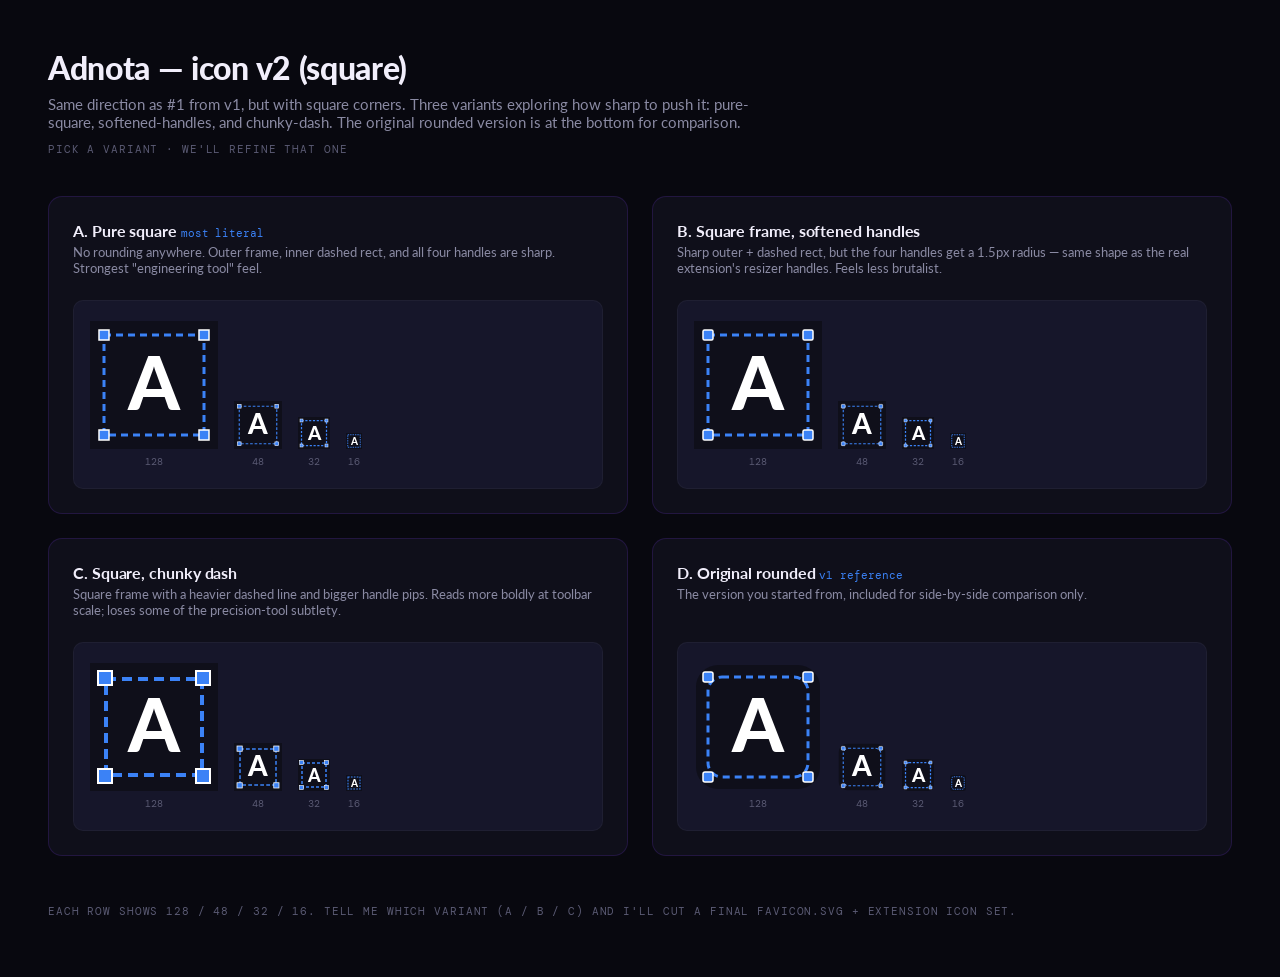
<file: icon-ideas-v2.html>
<!doctype html>
<html lang="en">
<head>
  <meta charset="utf-8">
  <title>Adnota — Icon Ideas v2 (square)</title>
  <link rel="preconnect" href="https://fonts.googleapis.com">
  <link rel="preconnect" href="https://fonts.gstatic.com" crossorigin>
  <link href="https://fonts.googleapis.com/css2?family=Lato:wght@400;700;900&family=DM+Mono:wght@400;500&display=swap" rel="stylesheet">
  <style>
    :root {
      --bg: #08080f;
      --surface: #0f0f1a;
      --surface2: #16162a;
      --border: rgba(124,58,237,0.18);
      --blue: #3b82f6;
      --text: #f1eefb;
      --muted: #8a8aa3;
      --dim: #5a5a73;
      --font: 'Lato', system-ui, sans-serif;
      --mono: 'DM Mono', ui-monospace, monospace;
    }

    * { box-sizing: border-box; }

    body {
      margin: 0;
      background: var(--bg);
      color: var(--text);
      font-family: var(--font);
      padding: 48px;
      min-height: 100vh;
    }

    h1 {
      font-weight: 900;
      font-size: 32px;
      margin: 0 0 8px;
      letter-spacing: -0.01em;
    }

    .lede {
      color: var(--muted);
      max-width: 720px;
      margin: 0 0 8px;
      font-size: 15px;
    }

    .label {
      font-family: var(--mono);
      font-size: 11px;
      color: var(--dim);
      text-transform: uppercase;
      letter-spacing: 0.08em;
    }

    .grid {
      display: grid;
      grid-template-columns: repeat(auto-fill, minmax(380px, 1fr));
      gap: 24px;
      margin-top: 40px;
    }

    .card {
      background: var(--surface);
      border: 1px solid var(--border);
      border-radius: 14px;
      padding: 24px;
    }

    .card h2 {
      font-size: 16px;
      font-weight: 700;
      margin: 0 0 4px;
      letter-spacing: -0.005em;
    }

    .card .desc {
      color: var(--muted);
      font-size: 13px;
      margin: 0 0 20px;
      min-height: 36px;
    }

    .preview-row {
      display: flex;
      align-items: flex-end;
      gap: 16px;
      flex-wrap: wrap;
      padding: 20px 16px;
      background: var(--surface2);
      border-radius: 10px;
      border: 1px solid rgba(255,255,255,0.04);
    }

    .preview {
      display: flex;
      flex-direction: column;
      align-items: center;
      gap: 6px;
    }

    .preview svg {
      display: block;
    }

    .preview .size {
      font-family: var(--mono);
      font-size: 10px;
      color: var(--dim);
    }

    .icon-A {
      font-family: 'Lato', -apple-system, system-ui, sans-serif;
      font-weight: 900;
    }

    .badge {
      color: var(--blue);
      font-family: var(--mono);
      font-size: 11px;
      font-weight: 400;
    }
  </style>
</head>
<body>

  <h1>Adnota — icon v2 (square)</h1>
  <p class="lede">Same direction as #1 from v1, but with square corners. Three variants exploring how sharp to push it: pure-square, softened-handles, and chunky-dash. The original rounded version is at the bottom for comparison.</p>
  <p class="label">Pick a variant · we'll refine that one</p>

  <div class="grid">

    <!-- =================================================================
         A — PURE SQUARE
         Everything sharp: outer rect, inner dashed rect, handles.
         ================================================================= -->
    <div class="card">
      <h2>A. Pure square <span class="badge">most literal</span></h2>
      <p class="desc">No rounding anywhere. Outer frame, inner dashed rect, and all four handles are sharp. Strongest "engineering tool" feel.</p>

      <div class="preview-row">
        <div class="preview">
          <svg width="128" height="128" viewBox="0 0 128 128" xmlns="http://www.w3.org/2000/svg">
            <rect width="128" height="128" fill="#0f0f1a"/>
            <rect x="14" y="14" width="100" height="100"
                  fill="none" stroke="#3b82f6" stroke-width="3" stroke-dasharray="7 5"/>
            <rect x="9"  y="9"   width="10" height="10" fill="#3b82f6" stroke="#fff" stroke-width="1.5"/>
            <rect x="109" y="9"  width="10" height="10" fill="#3b82f6" stroke="#fff" stroke-width="1.5"/>
            <rect x="9"  y="109" width="10" height="10" fill="#3b82f6" stroke="#fff" stroke-width="1.5"/>
            <rect x="109" y="109" width="10" height="10" fill="#3b82f6" stroke="#fff" stroke-width="1.5"/>
            <text x="64" y="89" text-anchor="middle" class="icon-A" font-size="74" fill="#fff">A</text>
          </svg>
          <span class="size">128</span>
        </div>
        <div class="preview">
          <svg width="48" height="48" viewBox="0 0 128 128" xmlns="http://www.w3.org/2000/svg">
            <rect width="128" height="128" fill="#0f0f1a"/>
            <rect x="14" y="14" width="100" height="100"
                  fill="none" stroke="#3b82f6" stroke-width="3" stroke-dasharray="7 5"/>
            <rect x="9"  y="9"   width="10" height="10" fill="#3b82f6" stroke="#fff" stroke-width="1.5"/>
            <rect x="109" y="9"  width="10" height="10" fill="#3b82f6" stroke="#fff" stroke-width="1.5"/>
            <rect x="9"  y="109" width="10" height="10" fill="#3b82f6" stroke="#fff" stroke-width="1.5"/>
            <rect x="109" y="109" width="10" height="10" fill="#3b82f6" stroke="#fff" stroke-width="1.5"/>
            <text x="64" y="89" text-anchor="middle" class="icon-A" font-size="74" fill="#fff">A</text>
          </svg>
          <span class="size">48</span>
        </div>
        <div class="preview">
          <svg width="32" height="32" viewBox="0 0 32 32" xmlns="http://www.w3.org/2000/svg">
            <rect width="32" height="32" fill="#0f0f1a"/>
            <rect x="3.5" y="3.5" width="25" height="25"
                  fill="none" stroke="#3b82f6" stroke-width="1.25" stroke-dasharray="2.2 1.6"/>
            <rect x="2"  y="2"  width="3" height="3" fill="#3b82f6" stroke="#fff" stroke-width="0.5"/>
            <rect x="27" y="2"  width="3" height="3" fill="#3b82f6" stroke="#fff" stroke-width="0.5"/>
            <rect x="2"  y="27" width="3" height="3" fill="#3b82f6" stroke="#fff" stroke-width="0.5"/>
            <rect x="27" y="27" width="3" height="3" fill="#3b82f6" stroke="#fff" stroke-width="0.5"/>
            <text x="16" y="23" text-anchor="middle" class="icon-A" font-size="19" fill="#fff">A</text>
          </svg>
          <span class="size">32</span>
        </div>
        <div class="preview">
          <svg width="16" height="16" viewBox="0 0 16 16" xmlns="http://www.w3.org/2000/svg">
            <rect width="16" height="16" fill="#0f0f1a"/>
            <rect x="1.75" y="1.75" width="12.5" height="12.5"
                  fill="none" stroke="#3b82f6" stroke-width="0.9" stroke-dasharray="1.4 1"/>
            <text x="8" y="11.6" text-anchor="middle" class="icon-A" font-size="10" fill="#fff">A</text>
          </svg>
          <span class="size">16</span>
        </div>
      </div>
    </div>


    <!-- =================================================================
         B — SQUARE FRAME, SOFTENED HANDLES
         Sharp outer + dashed rect, but handles get a tiny radius (rx=1.5).
         A subtle compromise — reads square, but handle pips don't look
         like aliased pixels.
         ================================================================= -->
    <div class="card">
      <h2>B. Square frame, softened handles</h2>
      <p class="desc">Sharp outer + dashed rect, but the four handles get a 1.5px radius — same shape as the real extension's resizer handles. Feels less brutalist.</p>

      <div class="preview-row">
        <div class="preview">
          <svg width="128" height="128" viewBox="0 0 128 128" xmlns="http://www.w3.org/2000/svg">
            <rect width="128" height="128" fill="#0f0f1a"/>
            <rect x="14" y="14" width="100" height="100"
                  fill="none" stroke="#3b82f6" stroke-width="3" stroke-dasharray="7 5"/>
            <rect x="9"  y="9"   width="10" height="10" rx="1.5" fill="#3b82f6" stroke="#fff" stroke-width="1.5"/>
            <rect x="109" y="9"  width="10" height="10" rx="1.5" fill="#3b82f6" stroke="#fff" stroke-width="1.5"/>
            <rect x="9"  y="109" width="10" height="10" rx="1.5" fill="#3b82f6" stroke="#fff" stroke-width="1.5"/>
            <rect x="109" y="109" width="10" height="10" rx="1.5" fill="#3b82f6" stroke="#fff" stroke-width="1.5"/>
            <text x="64" y="89" text-anchor="middle" class="icon-A" font-size="74" fill="#fff">A</text>
          </svg>
          <span class="size">128</span>
        </div>
        <div class="preview">
          <svg width="48" height="48" viewBox="0 0 128 128" xmlns="http://www.w3.org/2000/svg">
            <rect width="128" height="128" fill="#0f0f1a"/>
            <rect x="14" y="14" width="100" height="100"
                  fill="none" stroke="#3b82f6" stroke-width="3" stroke-dasharray="7 5"/>
            <rect x="9"  y="9"   width="10" height="10" rx="1.5" fill="#3b82f6" stroke="#fff" stroke-width="1.5"/>
            <rect x="109" y="9"  width="10" height="10" rx="1.5" fill="#3b82f6" stroke="#fff" stroke-width="1.5"/>
            <rect x="9"  y="109" width="10" height="10" rx="1.5" fill="#3b82f6" stroke="#fff" stroke-width="1.5"/>
            <rect x="109" y="109" width="10" height="10" rx="1.5" fill="#3b82f6" stroke="#fff" stroke-width="1.5"/>
            <text x="64" y="89" text-anchor="middle" class="icon-A" font-size="74" fill="#fff">A</text>
          </svg>
          <span class="size">48</span>
        </div>
        <div class="preview">
          <svg width="32" height="32" viewBox="0 0 32 32" xmlns="http://www.w3.org/2000/svg">
            <rect width="32" height="32" fill="#0f0f1a"/>
            <rect x="3.5" y="3.5" width="25" height="25"
                  fill="none" stroke="#3b82f6" stroke-width="1.25" stroke-dasharray="2.2 1.6"/>
            <rect x="2"  y="2"  width="3" height="3" rx="0.6" fill="#3b82f6" stroke="#fff" stroke-width="0.5"/>
            <rect x="27" y="2"  width="3" height="3" rx="0.6" fill="#3b82f6" stroke="#fff" stroke-width="0.5"/>
            <rect x="2"  y="27" width="3" height="3" rx="0.6" fill="#3b82f6" stroke="#fff" stroke-width="0.5"/>
            <rect x="27" y="27" width="3" height="3" rx="0.6" fill="#3b82f6" stroke="#fff" stroke-width="0.5"/>
            <text x="16" y="23" text-anchor="middle" class="icon-A" font-size="19" fill="#fff">A</text>
          </svg>
          <span class="size">32</span>
        </div>
        <div class="preview">
          <svg width="16" height="16" viewBox="0 0 16 16" xmlns="http://www.w3.org/2000/svg">
            <rect width="16" height="16" fill="#0f0f1a"/>
            <rect x="1.75" y="1.75" width="12.5" height="12.5"
                  fill="none" stroke="#3b82f6" stroke-width="0.9" stroke-dasharray="1.4 1"/>
            <text x="8" y="11.6" text-anchor="middle" class="icon-A" font-size="10" fill="#fff">A</text>
          </svg>
          <span class="size">16</span>
        </div>
      </div>
    </div>


    <!-- =================================================================
         C — SQUARE, CHUNKIER DASH + LARGER HANDLES
         Same square geometry but the dashed line has higher contrast
         (longer dash, thicker stroke). Handles are bigger so they survive
         at smaller sizes.
         ================================================================= -->
    <div class="card">
      <h2>C. Square, chunky dash</h2>
      <p class="desc">Square frame with a heavier dashed line and bigger handle pips. Reads more boldly at toolbar scale; loses some of the precision-tool subtlety.</p>

      <div class="preview-row">
        <div class="preview">
          <svg width="128" height="128" viewBox="0 0 128 128" xmlns="http://www.w3.org/2000/svg">
            <rect width="128" height="128" fill="#0f0f1a"/>
            <rect x="16" y="16" width="96" height="96"
                  fill="none" stroke="#3b82f6" stroke-width="4" stroke-dasharray="10 6"/>
            <rect x="8"   y="8"   width="14" height="14" fill="#3b82f6" stroke="#fff" stroke-width="2"/>
            <rect x="106" y="8"   width="14" height="14" fill="#3b82f6" stroke="#fff" stroke-width="2"/>
            <rect x="8"   y="106" width="14" height="14" fill="#3b82f6" stroke="#fff" stroke-width="2"/>
            <rect x="106" y="106" width="14" height="14" fill="#3b82f6" stroke="#fff" stroke-width="2"/>
            <text x="64" y="89" text-anchor="middle" class="icon-A" font-size="74" fill="#fff">A</text>
          </svg>
          <span class="size">128</span>
        </div>
        <div class="preview">
          <svg width="48" height="48" viewBox="0 0 128 128" xmlns="http://www.w3.org/2000/svg">
            <rect width="128" height="128" fill="#0f0f1a"/>
            <rect x="16" y="16" width="96" height="96"
                  fill="none" stroke="#3b82f6" stroke-width="4" stroke-dasharray="10 6"/>
            <rect x="8"   y="8"   width="14" height="14" fill="#3b82f6" stroke="#fff" stroke-width="2"/>
            <rect x="106" y="8"   width="14" height="14" fill="#3b82f6" stroke="#fff" stroke-width="2"/>
            <rect x="8"   y="106" width="14" height="14" fill="#3b82f6" stroke="#fff" stroke-width="2"/>
            <rect x="106" y="106" width="14" height="14" fill="#3b82f6" stroke="#fff" stroke-width="2"/>
            <text x="64" y="89" text-anchor="middle" class="icon-A" font-size="74" fill="#fff">A</text>
          </svg>
          <span class="size">48</span>
        </div>
        <div class="preview">
          <svg width="32" height="32" viewBox="0 0 32 32" xmlns="http://www.w3.org/2000/svg">
            <rect width="32" height="32" fill="#0f0f1a"/>
            <rect x="4" y="4" width="24" height="24"
                  fill="none" stroke="#3b82f6" stroke-width="1.5" stroke-dasharray="3 2"/>
            <rect x="1.5" y="1.5" width="4" height="4" fill="#3b82f6" stroke="#fff" stroke-width="0.6"/>
            <rect x="26.5" y="1.5" width="4" height="4" fill="#3b82f6" stroke="#fff" stroke-width="0.6"/>
            <rect x="1.5" y="26.5" width="4" height="4" fill="#3b82f6" stroke="#fff" stroke-width="0.6"/>
            <rect x="26.5" y="26.5" width="4" height="4" fill="#3b82f6" stroke="#fff" stroke-width="0.6"/>
            <text x="16" y="23" text-anchor="middle" class="icon-A" font-size="18" fill="#fff">A</text>
          </svg>
          <span class="size">32</span>
        </div>
        <div class="preview">
          <svg width="16" height="16" viewBox="0 0 16 16" xmlns="http://www.w3.org/2000/svg">
            <rect width="16" height="16" fill="#0f0f1a"/>
            <rect x="2" y="2" width="12" height="12"
                  fill="none" stroke="#3b82f6" stroke-width="1.1" stroke-dasharray="1.7 1.2"/>
            <text x="8" y="11.6" text-anchor="middle" class="icon-A" font-size="10" fill="#fff">A</text>
          </svg>
          <span class="size">16</span>
        </div>
      </div>
    </div>


    <!-- =================================================================
         D — Original rounded (for comparison)
         ================================================================= -->
    <div class="card">
      <h2>D. Original rounded <span class="badge">v1 reference</span></h2>
      <p class="desc">The version you started from, included for side-by-side comparison only.</p>

      <div class="preview-row">
        <div class="preview">
          <svg width="128" height="128" viewBox="0 0 128 128" xmlns="http://www.w3.org/2000/svg">
            <rect x="2" y="2" width="124" height="124" rx="22" fill="#0f0f1a"/>
            <rect x="14" y="14" width="100" height="100" rx="14"
                  fill="none" stroke="#3b82f6" stroke-width="3" stroke-dasharray="7 5"/>
            <rect x="9"  y="9"   width="10" height="10" rx="2" fill="#3b82f6" stroke="#fff" stroke-width="1.5"/>
            <rect x="109" y="9"  width="10" height="10" rx="2" fill="#3b82f6" stroke="#fff" stroke-width="1.5"/>
            <rect x="9"  y="109" width="10" height="10" rx="2" fill="#3b82f6" stroke="#fff" stroke-width="1.5"/>
            <rect x="109" y="109" width="10" height="10" rx="2" fill="#3b82f6" stroke="#fff" stroke-width="1.5"/>
            <text x="64" y="89" text-anchor="middle" class="icon-A" font-size="74" fill="#fff">A</text>
          </svg>
          <span class="size">128</span>
        </div>
        <div class="preview">
          <svg width="48" height="48" viewBox="0 0 128 128" xmlns="http://www.w3.org/2000/svg">
            <rect x="2" y="2" width="124" height="124" rx="22" fill="#0f0f1a"/>
            <rect x="14" y="14" width="100" height="100" rx="14"
                  fill="none" stroke="#3b82f6" stroke-width="3" stroke-dasharray="7 5"/>
            <rect x="9"  y="9"   width="10" height="10" rx="2" fill="#3b82f6" stroke="#fff" stroke-width="1.5"/>
            <rect x="109" y="9"  width="10" height="10" rx="2" fill="#3b82f6" stroke="#fff" stroke-width="1.5"/>
            <rect x="9"  y="109" width="10" height="10" rx="2" fill="#3b82f6" stroke="#fff" stroke-width="1.5"/>
            <rect x="109" y="109" width="10" height="10" rx="2" fill="#3b82f6" stroke="#fff" stroke-width="1.5"/>
            <text x="64" y="89" text-anchor="middle" class="icon-A" font-size="74" fill="#fff">A</text>
          </svg>
          <span class="size">48</span>
        </div>
        <div class="preview">
          <svg width="32" height="32" viewBox="0 0 32 32" xmlns="http://www.w3.org/2000/svg">
            <rect width="32" height="32" rx="6" fill="#0f0f1a"/>
            <rect x="3.5" y="3.5" width="25" height="25" rx="3.5"
                  fill="none" stroke="#3b82f6" stroke-width="1.25" stroke-dasharray="2.2 1.6"/>
            <rect x="2"  y="2"  width="3" height="3" rx="0.6" fill="#3b82f6" stroke="#fff" stroke-width="0.5"/>
            <rect x="27" y="2"  width="3" height="3" rx="0.6" fill="#3b82f6" stroke="#fff" stroke-width="0.5"/>
            <rect x="2"  y="27" width="3" height="3" rx="0.6" fill="#3b82f6" stroke="#fff" stroke-width="0.5"/>
            <rect x="27" y="27" width="3" height="3" rx="0.6" fill="#3b82f6" stroke="#fff" stroke-width="0.5"/>
            <text x="16" y="23" text-anchor="middle" class="icon-A" font-size="19" fill="#fff">A</text>
          </svg>
          <span class="size">32</span>
        </div>
        <div class="preview">
          <svg width="16" height="16" viewBox="0 0 16 16" xmlns="http://www.w3.org/2000/svg">
            <rect width="16" height="16" rx="3" fill="#0f0f1a"/>
            <rect x="1.75" y="1.75" width="12.5" height="12.5" rx="2"
                  fill="none" stroke="#3b82f6" stroke-width="0.9" stroke-dasharray="1.4 1"/>
            <text x="8" y="11.6" text-anchor="middle" class="icon-A" font-size="10" fill="#fff">A</text>
          </svg>
          <span class="size">16</span>
        </div>
      </div>
    </div>

  </div>

  <p class="label" style="margin-top:48px;">Each row shows 128 / 48 / 32 / 16. Tell me which variant (A / B / C) and I'll cut a final favicon.svg + extension icon set.</p>

</body>
</html>
</file>
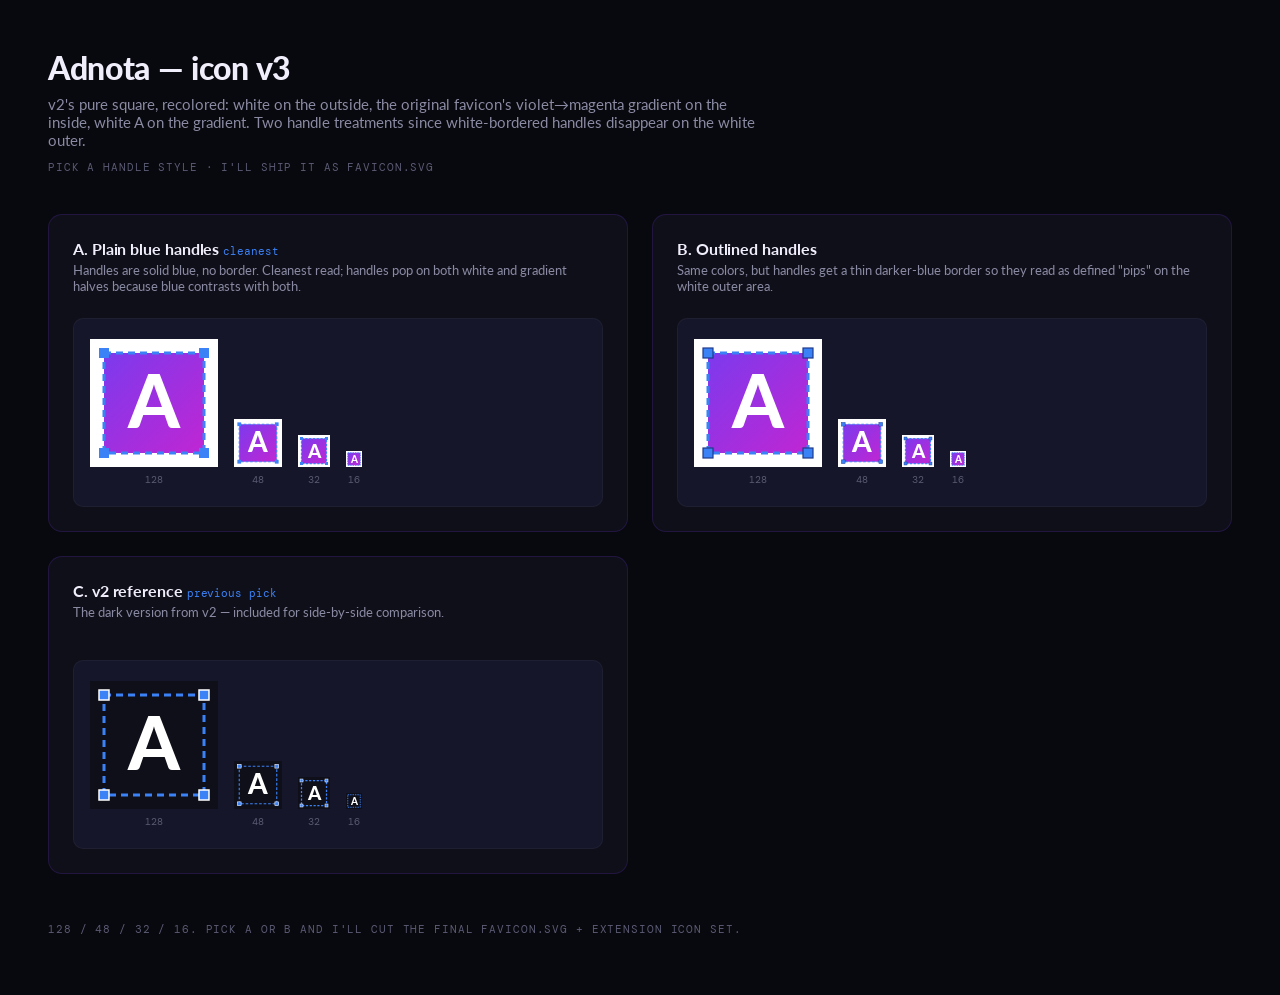
<file: icon-ideas-v3.html>
<!doctype html>
<html lang="en">
<head>
  <meta charset="utf-8">
  <title>Adnota — Icon Ideas v3 (white outer, gradient inner)</title>
  <link rel="preconnect" href="https://fonts.googleapis.com">
  <link rel="preconnect" href="https://fonts.gstatic.com" crossorigin>
  <link href="https://fonts.googleapis.com/css2?family=Lato:wght@400;700;900&family=DM+Mono:wght@400;500&display=swap" rel="stylesheet">
  <style>
    :root {
      --bg: #08080f;
      --surface: #0f0f1a;
      --surface2: #16162a;
      --border: rgba(124,58,237,0.18);
      --blue: #3b82f6;
      --text: #f1eefb;
      --muted: #8a8aa3;
      --dim: #5a5a73;
      --font: 'Lato', system-ui, sans-serif;
      --mono: 'DM Mono', ui-monospace, monospace;
    }
    * { box-sizing: border-box; }
    body {
      margin: 0;
      background: var(--bg);
      color: var(--text);
      font-family: var(--font);
      padding: 48px;
      min-height: 100vh;
    }
    h1 { font-weight: 900; font-size: 32px; margin: 0 0 8px; letter-spacing: -0.01em; }
    .lede { color: var(--muted); max-width: 720px; margin: 0 0 8px; font-size: 15px; }
    .label { font-family: var(--mono); font-size: 11px; color: var(--dim); text-transform: uppercase; letter-spacing: 0.08em; }
    .grid { display: grid; grid-template-columns: repeat(auto-fill, minmax(380px, 1fr)); gap: 24px; margin-top: 40px; }
    .card { background: var(--surface); border: 1px solid var(--border); border-radius: 14px; padding: 24px; }
    .card h2 { font-size: 16px; font-weight: 700; margin: 0 0 4px; letter-spacing: -0.005em; }
    .card .desc { color: var(--muted); font-size: 13px; margin: 0 0 20px; min-height: 36px; }
    .preview-row {
      display: flex; align-items: flex-end; gap: 16px; flex-wrap: wrap;
      padding: 20px 16px; background: var(--surface2);
      border-radius: 10px; border: 1px solid rgba(255,255,255,0.04);
    }
    .preview { display: flex; flex-direction: column; align-items: center; gap: 6px; }
    .preview svg { display: block; }
    .preview .size { font-family: var(--mono); font-size: 10px; color: var(--dim); }
    .icon-A { font-family: 'Lato', -apple-system, system-ui, sans-serif; font-weight: 900; }
    .badge { color: var(--blue); font-family: var(--mono); font-size: 11px; font-weight: 400; }
  </style>
</head>
<body>

  <h1>Adnota — icon v3</h1>
  <p class="lede">v2's pure square, recolored: white on the outside, the original favicon's violet→magenta gradient on the inside, white A on the gradient. Two handle treatments since white-bordered handles disappear on the white outer.</p>
  <p class="label">Pick a handle style · I'll ship it as favicon.svg</p>

  <div class="grid">

    <!-- =================================================================
         A — White outer, gradient inner, plain blue handles
         ================================================================= -->
    <div class="card">
      <h2>A. Plain blue handles <span class="badge">cleanest</span></h2>
      <p class="desc">Handles are solid blue, no border. Cleanest read; handles pop on both white and gradient halves because blue contrasts with both.</p>

      <div class="preview-row">
        <div class="preview">
          <svg width="128" height="128" viewBox="0 0 128 128" xmlns="http://www.w3.org/2000/svg">
            <defs>
              <linearGradient id="vA-128" x1="0" y1="0" x2="1" y2="1">
                <stop offset="0" stop-color="#7c3aed"/>
                <stop offset="1" stop-color="#c026d3"/>
              </linearGradient>
            </defs>
            <rect width="128" height="128" fill="#fff"/>
            <rect x="14" y="14" width="100" height="100" fill="url(#vA-128)"/>
            <rect x="14" y="14" width="100" height="100"
                  fill="none" stroke="#3b82f6" stroke-width="3" stroke-dasharray="7 5"/>
            <rect x="9"   y="9"   width="10" height="10" fill="#3b82f6"/>
            <rect x="109" y="9"   width="10" height="10" fill="#3b82f6"/>
            <rect x="9"   y="109" width="10" height="10" fill="#3b82f6"/>
            <rect x="109" y="109" width="10" height="10" fill="#3b82f6"/>
            <text x="64" y="89" text-anchor="middle" class="icon-A" font-size="74" fill="#fff">A</text>
          </svg>
          <span class="size">128</span>
        </div>
        <div class="preview">
          <svg width="48" height="48" viewBox="0 0 128 128" xmlns="http://www.w3.org/2000/svg">
            <defs>
              <linearGradient id="vA-48" x1="0" y1="0" x2="1" y2="1">
                <stop offset="0" stop-color="#7c3aed"/>
                <stop offset="1" stop-color="#c026d3"/>
              </linearGradient>
            </defs>
            <rect width="128" height="128" fill="#fff"/>
            <rect x="14" y="14" width="100" height="100" fill="url(#vA-48)"/>
            <rect x="14" y="14" width="100" height="100"
                  fill="none" stroke="#3b82f6" stroke-width="3" stroke-dasharray="7 5"/>
            <rect x="9"   y="9"   width="10" height="10" fill="#3b82f6"/>
            <rect x="109" y="9"   width="10" height="10" fill="#3b82f6"/>
            <rect x="9"   y="109" width="10" height="10" fill="#3b82f6"/>
            <rect x="109" y="109" width="10" height="10" fill="#3b82f6"/>
            <text x="64" y="89" text-anchor="middle" class="icon-A" font-size="74" fill="#fff">A</text>
          </svg>
          <span class="size">48</span>
        </div>
        <div class="preview">
          <svg width="32" height="32" viewBox="0 0 32 32" xmlns="http://www.w3.org/2000/svg">
            <defs>
              <linearGradient id="vA-32" x1="0" y1="0" x2="1" y2="1">
                <stop offset="0" stop-color="#7c3aed"/>
                <stop offset="1" stop-color="#c026d3"/>
              </linearGradient>
            </defs>
            <rect width="32" height="32" fill="#fff"/>
            <rect x="3.5" y="3.5" width="25" height="25" fill="url(#vA-32)"/>
            <rect x="3.5" y="3.5" width="25" height="25"
                  fill="none" stroke="#3b82f6" stroke-width="1.25" stroke-dasharray="2.2 1.6"/>
            <rect x="2"  y="2"  width="3" height="3" fill="#3b82f6"/>
            <rect x="27" y="2"  width="3" height="3" fill="#3b82f6"/>
            <rect x="2"  y="27" width="3" height="3" fill="#3b82f6"/>
            <rect x="27" y="27" width="3" height="3" fill="#3b82f6"/>
            <text x="16" y="23" text-anchor="middle" class="icon-A" font-size="19" fill="#fff">A</text>
          </svg>
          <span class="size">32</span>
        </div>
        <div class="preview">
          <svg width="16" height="16" viewBox="0 0 16 16" xmlns="http://www.w3.org/2000/svg">
            <defs>
              <linearGradient id="vA-16" x1="0" y1="0" x2="1" y2="1">
                <stop offset="0" stop-color="#7c3aed"/>
                <stop offset="1" stop-color="#c026d3"/>
              </linearGradient>
            </defs>
            <rect width="16" height="16" fill="#fff"/>
            <rect x="1.75" y="1.75" width="12.5" height="12.5" fill="url(#vA-16)"/>
            <rect x="1.75" y="1.75" width="12.5" height="12.5"
                  fill="none" stroke="#3b82f6" stroke-width="0.9" stroke-dasharray="1.4 1"/>
            <text x="8" y="11.6" text-anchor="middle" class="icon-A" font-size="10" fill="#fff">A</text>
          </svg>
          <span class="size">16</span>
        </div>
      </div>
    </div>


    <!-- =================================================================
         B — Same, but handles get a darker blue border for definition
         on the white outer half.
         ================================================================= -->
    <div class="card">
      <h2>B. Outlined handles</h2>
      <p class="desc">Same colors, but handles get a thin darker-blue border so they read as defined "pips" on the white outer area.</p>

      <div class="preview-row">
        <div class="preview">
          <svg width="128" height="128" viewBox="0 0 128 128" xmlns="http://www.w3.org/2000/svg">
            <defs>
              <linearGradient id="vB-128" x1="0" y1="0" x2="1" y2="1">
                <stop offset="0" stop-color="#7c3aed"/>
                <stop offset="1" stop-color="#c026d3"/>
              </linearGradient>
            </defs>
            <rect width="128" height="128" fill="#fff"/>
            <rect x="14" y="14" width="100" height="100" fill="url(#vB-128)"/>
            <rect x="14" y="14" width="100" height="100"
                  fill="none" stroke="#3b82f6" stroke-width="3" stroke-dasharray="7 5"/>
            <rect x="9"   y="9"   width="10" height="10" fill="#3b82f6" stroke="#1e3a8a" stroke-width="1.2"/>
            <rect x="109" y="9"   width="10" height="10" fill="#3b82f6" stroke="#1e3a8a" stroke-width="1.2"/>
            <rect x="9"   y="109" width="10" height="10" fill="#3b82f6" stroke="#1e3a8a" stroke-width="1.2"/>
            <rect x="109" y="109" width="10" height="10" fill="#3b82f6" stroke="#1e3a8a" stroke-width="1.2"/>
            <text x="64" y="89" text-anchor="middle" class="icon-A" font-size="74" fill="#fff">A</text>
          </svg>
          <span class="size">128</span>
        </div>
        <div class="preview">
          <svg width="48" height="48" viewBox="0 0 128 128" xmlns="http://www.w3.org/2000/svg">
            <defs>
              <linearGradient id="vB-48" x1="0" y1="0" x2="1" y2="1">
                <stop offset="0" stop-color="#7c3aed"/>
                <stop offset="1" stop-color="#c026d3"/>
              </linearGradient>
            </defs>
            <rect width="128" height="128" fill="#fff"/>
            <rect x="14" y="14" width="100" height="100" fill="url(#vB-48)"/>
            <rect x="14" y="14" width="100" height="100"
                  fill="none" stroke="#3b82f6" stroke-width="3" stroke-dasharray="7 5"/>
            <rect x="9"   y="9"   width="10" height="10" fill="#3b82f6" stroke="#1e3a8a" stroke-width="1.2"/>
            <rect x="109" y="9"   width="10" height="10" fill="#3b82f6" stroke="#1e3a8a" stroke-width="1.2"/>
            <rect x="9"   y="109" width="10" height="10" fill="#3b82f6" stroke="#1e3a8a" stroke-width="1.2"/>
            <rect x="109" y="109" width="10" height="10" fill="#3b82f6" stroke="#1e3a8a" stroke-width="1.2"/>
            <text x="64" y="89" text-anchor="middle" class="icon-A" font-size="74" fill="#fff">A</text>
          </svg>
          <span class="size">48</span>
        </div>
        <div class="preview">
          <svg width="32" height="32" viewBox="0 0 32 32" xmlns="http://www.w3.org/2000/svg">
            <defs>
              <linearGradient id="vB-32" x1="0" y1="0" x2="1" y2="1">
                <stop offset="0" stop-color="#7c3aed"/>
                <stop offset="1" stop-color="#c026d3"/>
              </linearGradient>
            </defs>
            <rect width="32" height="32" fill="#fff"/>
            <rect x="3.5" y="3.5" width="25" height="25" fill="url(#vB-32)"/>
            <rect x="3.5" y="3.5" width="25" height="25"
                  fill="none" stroke="#3b82f6" stroke-width="1.25" stroke-dasharray="2.2 1.6"/>
            <rect x="2"  y="2"  width="3" height="3" fill="#3b82f6" stroke="#1e3a8a" stroke-width="0.4"/>
            <rect x="27" y="2"  width="3" height="3" fill="#3b82f6" stroke="#1e3a8a" stroke-width="0.4"/>
            <rect x="2"  y="27" width="3" height="3" fill="#3b82f6" stroke="#1e3a8a" stroke-width="0.4"/>
            <rect x="27" y="27" width="3" height="3" fill="#3b82f6" stroke="#1e3a8a" stroke-width="0.4"/>
            <text x="16" y="23" text-anchor="middle" class="icon-A" font-size="19" fill="#fff">A</text>
          </svg>
          <span class="size">32</span>
        </div>
        <div class="preview">
          <svg width="16" height="16" viewBox="0 0 16 16" xmlns="http://www.w3.org/2000/svg">
            <defs>
              <linearGradient id="vB-16" x1="0" y1="0" x2="1" y2="1">
                <stop offset="0" stop-color="#7c3aed"/>
                <stop offset="1" stop-color="#c026d3"/>
              </linearGradient>
            </defs>
            <rect width="16" height="16" fill="#fff"/>
            <rect x="1.75" y="1.75" width="12.5" height="12.5" fill="url(#vB-16)"/>
            <rect x="1.75" y="1.75" width="12.5" height="12.5"
                  fill="none" stroke="#3b82f6" stroke-width="0.9" stroke-dasharray="1.4 1"/>
            <text x="8" y="11.6" text-anchor="middle" class="icon-A" font-size="10" fill="#fff">A</text>
          </svg>
          <span class="size">16</span>
        </div>
      </div>
    </div>


    <!-- =================================================================
         C — v2's "A. Pure square" for reference
         ================================================================= -->
    <div class="card">
      <h2>C. v2 reference <span class="badge">previous pick</span></h2>
      <p class="desc">The dark version from v2 — included for side-by-side comparison.</p>

      <div class="preview-row">
        <div class="preview">
          <svg width="128" height="128" viewBox="0 0 128 128" xmlns="http://www.w3.org/2000/svg">
            <rect width="128" height="128" fill="#0f0f1a"/>
            <rect x="14" y="14" width="100" height="100"
                  fill="none" stroke="#3b82f6" stroke-width="3" stroke-dasharray="7 5"/>
            <rect x="9"  y="9"   width="10" height="10" fill="#3b82f6" stroke="#fff" stroke-width="1.5"/>
            <rect x="109" y="9"  width="10" height="10" fill="#3b82f6" stroke="#fff" stroke-width="1.5"/>
            <rect x="9"  y="109" width="10" height="10" fill="#3b82f6" stroke="#fff" stroke-width="1.5"/>
            <rect x="109" y="109" width="10" height="10" fill="#3b82f6" stroke="#fff" stroke-width="1.5"/>
            <text x="64" y="89" text-anchor="middle" class="icon-A" font-size="74" fill="#fff">A</text>
          </svg>
          <span class="size">128</span>
        </div>
        <div class="preview">
          <svg width="48" height="48" viewBox="0 0 128 128" xmlns="http://www.w3.org/2000/svg">
            <rect width="128" height="128" fill="#0f0f1a"/>
            <rect x="14" y="14" width="100" height="100"
                  fill="none" stroke="#3b82f6" stroke-width="3" stroke-dasharray="7 5"/>
            <rect x="9"  y="9"   width="10" height="10" fill="#3b82f6" stroke="#fff" stroke-width="1.5"/>
            <rect x="109" y="9"  width="10" height="10" fill="#3b82f6" stroke="#fff" stroke-width="1.5"/>
            <rect x="9"  y="109" width="10" height="10" fill="#3b82f6" stroke="#fff" stroke-width="1.5"/>
            <rect x="109" y="109" width="10" height="10" fill="#3b82f6" stroke="#fff" stroke-width="1.5"/>
            <text x="64" y="89" text-anchor="middle" class="icon-A" font-size="74" fill="#fff">A</text>
          </svg>
          <span class="size">48</span>
        </div>
        <div class="preview">
          <svg width="32" height="32" viewBox="0 0 32 32" xmlns="http://www.w3.org/2000/svg">
            <rect width="32" height="32" fill="#0f0f1a"/>
            <rect x="3.5" y="3.5" width="25" height="25"
                  fill="none" stroke="#3b82f6" stroke-width="1.25" stroke-dasharray="2.2 1.6"/>
            <rect x="2"  y="2"  width="3" height="3" fill="#3b82f6" stroke="#fff" stroke-width="0.5"/>
            <rect x="27" y="2"  width="3" height="3" fill="#3b82f6" stroke="#fff" stroke-width="0.5"/>
            <rect x="2"  y="27" width="3" height="3" fill="#3b82f6" stroke="#fff" stroke-width="0.5"/>
            <rect x="27" y="27" width="3" height="3" fill="#3b82f6" stroke="#fff" stroke-width="0.5"/>
            <text x="16" y="23" text-anchor="middle" class="icon-A" font-size="19" fill="#fff">A</text>
          </svg>
          <span class="size">32</span>
        </div>
        <div class="preview">
          <svg width="16" height="16" viewBox="0 0 16 16" xmlns="http://www.w3.org/2000/svg">
            <rect width="16" height="16" fill="#0f0f1a"/>
            <rect x="1.75" y="1.75" width="12.5" height="12.5"
                  fill="none" stroke="#3b82f6" stroke-width="0.9" stroke-dasharray="1.4 1"/>
            <text x="8" y="11.6" text-anchor="middle" class="icon-A" font-size="10" fill="#fff">A</text>
          </svg>
          <span class="size">16</span>
        </div>
      </div>
    </div>

  </div>

  <p class="label" style="margin-top:48px;">128 / 48 / 32 / 16. Pick A or B and I'll cut the final favicon.svg + extension icon set.</p>

</body>
</html>
</file>
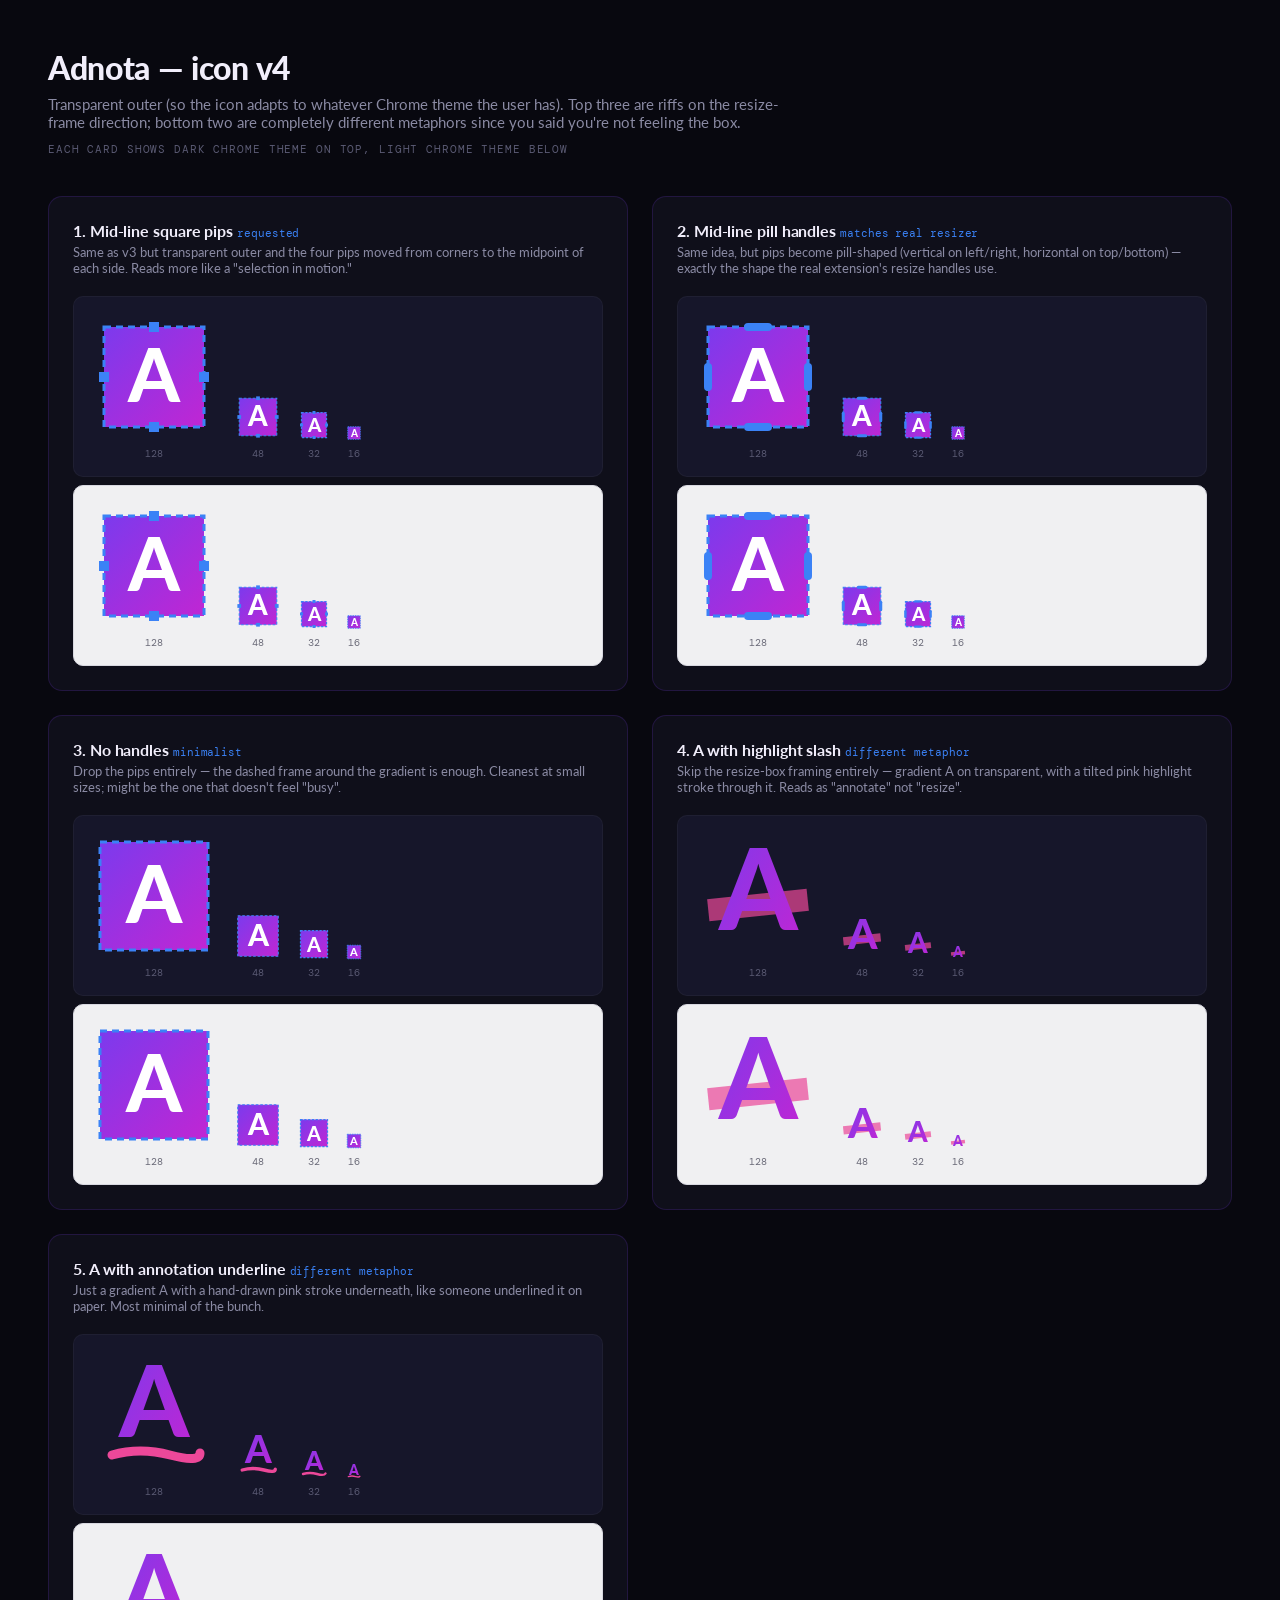
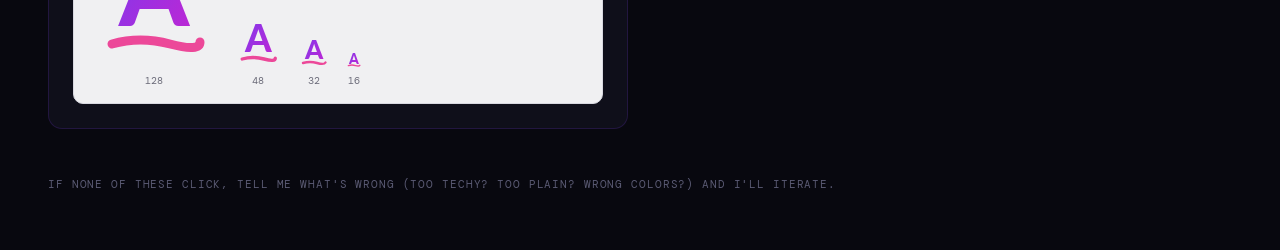
<file: icon-ideas-v4.html>
<!doctype html>
<html lang="en">
<head>
  <meta charset="utf-8">
  <title>Adnota — Icon Ideas v4 (transparent outer)</title>
  <link rel="preconnect" href="https://fonts.googleapis.com">
  <link rel="preconnect" href="https://fonts.gstatic.com" crossorigin>
  <link href="https://fonts.googleapis.com/css2?family=Lato:wght@400;700;900&family=DM+Mono:wght@400;500&display=swap" rel="stylesheet">
  <style>
    :root {
      --bg: #08080f;
      --surface: #0f0f1a;
      --surface2: #16162a;
      --border: rgba(124,58,237,0.18);
      --blue: #3b82f6;
      --text: #f1eefb;
      --muted: #8a8aa3;
      --dim: #5a5a73;
      --font: 'Lato', system-ui, sans-serif;
      --mono: 'DM Mono', ui-monospace, monospace;
    }
    * { box-sizing: border-box; }
    body {
      margin: 0;
      background: var(--bg);
      color: var(--text);
      font-family: var(--font);
      padding: 48px;
      min-height: 100vh;
    }
    h1 { font-weight: 900; font-size: 32px; margin: 0 0 8px; letter-spacing: -0.01em; }
    .lede { color: var(--muted); max-width: 760px; margin: 0 0 8px; font-size: 15px; }
    .label { font-family: var(--mono); font-size: 11px; color: var(--dim); text-transform: uppercase; letter-spacing: 0.08em; }
    .grid { display: grid; grid-template-columns: repeat(auto-fill, minmax(420px, 1fr)); gap: 24px; margin-top: 40px; }
    .card { background: var(--surface); border: 1px solid var(--border); border-radius: 14px; padding: 24px; }
    .card h2 { font-size: 16px; font-weight: 700; margin: 0 0 4px; letter-spacing: -0.005em; }
    .card .desc { color: var(--muted); font-size: 13px; margin: 0 0 16px; min-height: 36px; }

    .preview-row {
      display: flex; align-items: flex-end; gap: 16px; flex-wrap: wrap;
      padding: 16px;
      border-radius: 10px;
    }
    .preview-row.dark { background: var(--surface2); border: 1px solid rgba(255,255,255,0.04); margin-bottom: 8px; }
    .preview-row.light { background: #f0f0f2; border: 1px solid #d8d8e0; }
    .preview { display: flex; flex-direction: column; align-items: center; gap: 6px; }
    .preview svg { display: block; }
    .preview .size { font-family: var(--mono); font-size: 10px; }
    .preview-row.dark .size { color: var(--dim); }
    .preview-row.light .size { color: #6a6a78; }

    .icon-A { font-family: 'Lato', -apple-system, system-ui, sans-serif; font-weight: 900; }
    .badge { color: var(--blue); font-family: var(--mono); font-size: 11px; font-weight: 400; }
  </style>
</head>
<body>

  <h1>Adnota — icon v4</h1>
  <p class="lede">Transparent outer (so the icon adapts to whatever Chrome theme the user has). Top three are riffs on the resize-frame direction; bottom two are completely different metaphors since you said you're not feeling the box.</p>
  <p class="label">Each card shows dark Chrome theme on top, light Chrome theme below</p>

  <div class="grid">

    <!-- =================================================================
         1 — Square midpoint handles (your direct request)
         ================================================================= -->
    <div class="card">
      <h2>1. Mid-line square pips <span class="badge">requested</span></h2>
      <p class="desc">Same as v3 but transparent outer and the four pips moved from corners to the midpoint of each side. Reads more like a "selection in motion."</p>

      <div class="preview-row dark">
        <div class="preview">
          <svg width="128" height="128" viewBox="0 0 128 128" xmlns="http://www.w3.org/2000/svg">
            <defs><linearGradient id="g1a-128" x1="0" y1="0" x2="1" y2="1"><stop offset="0" stop-color="#7c3aed"/><stop offset="1" stop-color="#c026d3"/></linearGradient></defs>
            <rect x="14" y="14" width="100" height="100" fill="url(#g1a-128)"/>
            <rect x="14" y="14" width="100" height="100" fill="none" stroke="#3b82f6" stroke-width="3" stroke-dasharray="7 5"/>
            <rect x="59" y="9"   width="10" height="10" fill="#3b82f6"/>
            <rect x="59" y="109" width="10" height="10" fill="#3b82f6"/>
            <rect x="9"   y="59" width="10" height="10" fill="#3b82f6"/>
            <rect x="109" y="59" width="10" height="10" fill="#3b82f6"/>
            <text x="64" y="89" text-anchor="middle" class="icon-A" font-size="74" fill="#fff">A</text>
          </svg>
          <span class="size">128</span>
        </div>
        <div class="preview">
          <svg width="48" height="48" viewBox="0 0 128 128" xmlns="http://www.w3.org/2000/svg">
            <defs><linearGradient id="g1a-48" x1="0" y1="0" x2="1" y2="1"><stop offset="0" stop-color="#7c3aed"/><stop offset="1" stop-color="#c026d3"/></linearGradient></defs>
            <rect x="14" y="14" width="100" height="100" fill="url(#g1a-48)"/>
            <rect x="14" y="14" width="100" height="100" fill="none" stroke="#3b82f6" stroke-width="3" stroke-dasharray="7 5"/>
            <rect x="59" y="9"   width="10" height="10" fill="#3b82f6"/>
            <rect x="59" y="109" width="10" height="10" fill="#3b82f6"/>
            <rect x="9"   y="59" width="10" height="10" fill="#3b82f6"/>
            <rect x="109" y="59" width="10" height="10" fill="#3b82f6"/>
            <text x="64" y="89" text-anchor="middle" class="icon-A" font-size="74" fill="#fff">A</text>
          </svg>
          <span class="size">48</span>
        </div>
        <div class="preview">
          <svg width="32" height="32" viewBox="0 0 32 32" xmlns="http://www.w3.org/2000/svg">
            <defs><linearGradient id="g1a-32" x1="0" y1="0" x2="1" y2="1"><stop offset="0" stop-color="#7c3aed"/><stop offset="1" stop-color="#c026d3"/></linearGradient></defs>
            <rect x="3.5" y="3.5" width="25" height="25" fill="url(#g1a-32)"/>
            <rect x="3.5" y="3.5" width="25" height="25" fill="none" stroke="#3b82f6" stroke-width="1.25" stroke-dasharray="2.2 1.6"/>
            <rect x="14.5" y="2"  width="3" height="3" fill="#3b82f6"/>
            <rect x="14.5" y="27" width="3" height="3" fill="#3b82f6"/>
            <rect x="2"  y="14.5" width="3" height="3" fill="#3b82f6"/>
            <rect x="27" y="14.5" width="3" height="3" fill="#3b82f6"/>
            <text x="16" y="23" text-anchor="middle" class="icon-A" font-size="19" fill="#fff">A</text>
          </svg>
          <span class="size">32</span>
        </div>
        <div class="preview">
          <svg width="16" height="16" viewBox="0 0 16 16" xmlns="http://www.w3.org/2000/svg">
            <defs><linearGradient id="g1a-16" x1="0" y1="0" x2="1" y2="1"><stop offset="0" stop-color="#7c3aed"/><stop offset="1" stop-color="#c026d3"/></linearGradient></defs>
            <rect x="1.75" y="1.75" width="12.5" height="12.5" fill="url(#g1a-16)"/>
            <rect x="1.75" y="1.75" width="12.5" height="12.5" fill="none" stroke="#3b82f6" stroke-width="0.9" stroke-dasharray="1.4 1"/>
            <text x="8" y="11.6" text-anchor="middle" class="icon-A" font-size="10" fill="#fff">A</text>
          </svg>
          <span class="size">16</span>
        </div>
      </div>

      <div class="preview-row light">
        <div class="preview">
          <svg width="128" height="128" viewBox="0 0 128 128" xmlns="http://www.w3.org/2000/svg">
            <defs><linearGradient id="g1b-128" x1="0" y1="0" x2="1" y2="1"><stop offset="0" stop-color="#7c3aed"/><stop offset="1" stop-color="#c026d3"/></linearGradient></defs>
            <rect x="14" y="14" width="100" height="100" fill="url(#g1b-128)"/>
            <rect x="14" y="14" width="100" height="100" fill="none" stroke="#3b82f6" stroke-width="3" stroke-dasharray="7 5"/>
            <rect x="59" y="9"   width="10" height="10" fill="#3b82f6"/>
            <rect x="59" y="109" width="10" height="10" fill="#3b82f6"/>
            <rect x="9"   y="59" width="10" height="10" fill="#3b82f6"/>
            <rect x="109" y="59" width="10" height="10" fill="#3b82f6"/>
            <text x="64" y="89" text-anchor="middle" class="icon-A" font-size="74" fill="#fff">A</text>
          </svg>
          <span class="size">128</span>
        </div>
        <div class="preview">
          <svg width="48" height="48" viewBox="0 0 128 128" xmlns="http://www.w3.org/2000/svg">
            <defs><linearGradient id="g1c-48" x1="0" y1="0" x2="1" y2="1"><stop offset="0" stop-color="#7c3aed"/><stop offset="1" stop-color="#c026d3"/></linearGradient></defs>
            <rect x="14" y="14" width="100" height="100" fill="url(#g1c-48)"/>
            <rect x="14" y="14" width="100" height="100" fill="none" stroke="#3b82f6" stroke-width="3" stroke-dasharray="7 5"/>
            <rect x="59" y="9"   width="10" height="10" fill="#3b82f6"/>
            <rect x="59" y="109" width="10" height="10" fill="#3b82f6"/>
            <rect x="9"   y="59" width="10" height="10" fill="#3b82f6"/>
            <rect x="109" y="59" width="10" height="10" fill="#3b82f6"/>
            <text x="64" y="89" text-anchor="middle" class="icon-A" font-size="74" fill="#fff">A</text>
          </svg>
          <span class="size">48</span>
        </div>
        <div class="preview">
          <svg width="32" height="32" viewBox="0 0 32 32" xmlns="http://www.w3.org/2000/svg">
            <defs><linearGradient id="g1d-32" x1="0" y1="0" x2="1" y2="1"><stop offset="0" stop-color="#7c3aed"/><stop offset="1" stop-color="#c026d3"/></linearGradient></defs>
            <rect x="3.5" y="3.5" width="25" height="25" fill="url(#g1d-32)"/>
            <rect x="3.5" y="3.5" width="25" height="25" fill="none" stroke="#3b82f6" stroke-width="1.25" stroke-dasharray="2.2 1.6"/>
            <rect x="14.5" y="2"  width="3" height="3" fill="#3b82f6"/>
            <rect x="14.5" y="27" width="3" height="3" fill="#3b82f6"/>
            <rect x="2"  y="14.5" width="3" height="3" fill="#3b82f6"/>
            <rect x="27" y="14.5" width="3" height="3" fill="#3b82f6"/>
            <text x="16" y="23" text-anchor="middle" class="icon-A" font-size="19" fill="#fff">A</text>
          </svg>
          <span class="size">32</span>
        </div>
        <div class="preview">
          <svg width="16" height="16" viewBox="0 0 16 16" xmlns="http://www.w3.org/2000/svg">
            <defs><linearGradient id="g1e-16" x1="0" y1="0" x2="1" y2="1"><stop offset="0" stop-color="#7c3aed"/><stop offset="1" stop-color="#c026d3"/></linearGradient></defs>
            <rect x="1.75" y="1.75" width="12.5" height="12.5" fill="url(#g1e-16)"/>
            <rect x="1.75" y="1.75" width="12.5" height="12.5" fill="none" stroke="#3b82f6" stroke-width="0.9" stroke-dasharray="1.4 1"/>
            <text x="8" y="11.6" text-anchor="middle" class="icon-A" font-size="10" fill="#fff">A</text>
          </svg>
          <span class="size">16</span>
        </div>
      </div>
    </div>


    <!-- =================================================================
         2 — Pill mid-line handles
         These pill shapes match the real extension's resizer-handle styles
         (rz-left/rz-right are 8x28 vertical pills, rz-top/rz-bottom are
         28x8 horizontal pills). Most "authentic" to the extension UI.
         ================================================================= -->
    <div class="card">
      <h2>2. Mid-line pill handles <span class="badge">matches real resizer</span></h2>
      <p class="desc">Same idea, but pips become pill-shaped (vertical on left/right, horizontal on top/bottom) — exactly the shape the real extension's resize handles use.</p>

      <div class="preview-row dark">
        <div class="preview">
          <svg width="128" height="128" viewBox="0 0 128 128" xmlns="http://www.w3.org/2000/svg">
            <defs><linearGradient id="g2a-128" x1="0" y1="0" x2="1" y2="1"><stop offset="0" stop-color="#7c3aed"/><stop offset="1" stop-color="#c026d3"/></linearGradient></defs>
            <rect x="14" y="14" width="100" height="100" fill="url(#g2a-128)"/>
            <rect x="14" y="14" width="100" height="100" fill="none" stroke="#3b82f6" stroke-width="3" stroke-dasharray="7 5"/>
            <!-- top/bottom horizontal pills -->
            <rect x="50" y="10" width="28" height="8" rx="4" fill="#3b82f6"/>
            <rect x="50" y="110" width="28" height="8" rx="4" fill="#3b82f6"/>
            <!-- left/right vertical pills -->
            <rect x="10" y="50" width="8" height="28" rx="4" fill="#3b82f6"/>
            <rect x="110" y="50" width="8" height="28" rx="4" fill="#3b82f6"/>
            <text x="64" y="89" text-anchor="middle" class="icon-A" font-size="74" fill="#fff">A</text>
          </svg>
          <span class="size">128</span>
        </div>
        <div class="preview">
          <svg width="48" height="48" viewBox="0 0 128 128" xmlns="http://www.w3.org/2000/svg">
            <defs><linearGradient id="g2b-48" x1="0" y1="0" x2="1" y2="1"><stop offset="0" stop-color="#7c3aed"/><stop offset="1" stop-color="#c026d3"/></linearGradient></defs>
            <rect x="14" y="14" width="100" height="100" fill="url(#g2b-48)"/>
            <rect x="14" y="14" width="100" height="100" fill="none" stroke="#3b82f6" stroke-width="3" stroke-dasharray="7 5"/>
            <rect x="50" y="10" width="28" height="8" rx="4" fill="#3b82f6"/>
            <rect x="50" y="110" width="28" height="8" rx="4" fill="#3b82f6"/>
            <rect x="10" y="50" width="8" height="28" rx="4" fill="#3b82f6"/>
            <rect x="110" y="50" width="8" height="28" rx="4" fill="#3b82f6"/>
            <text x="64" y="89" text-anchor="middle" class="icon-A" font-size="74" fill="#fff">A</text>
          </svg>
          <span class="size">48</span>
        </div>
        <div class="preview">
          <svg width="32" height="32" viewBox="0 0 32 32" xmlns="http://www.w3.org/2000/svg">
            <defs><linearGradient id="g2c-32" x1="0" y1="0" x2="1" y2="1"><stop offset="0" stop-color="#7c3aed"/><stop offset="1" stop-color="#c026d3"/></linearGradient></defs>
            <rect x="3.5" y="3.5" width="25" height="25" fill="url(#g2c-32)"/>
            <rect x="3.5" y="3.5" width="25" height="25" fill="none" stroke="#3b82f6" stroke-width="1.25" stroke-dasharray="2.2 1.6"/>
            <rect x="12" y="2.2" width="8" height="2.4" rx="1.2" fill="#3b82f6"/>
            <rect x="12" y="27.4" width="8" height="2.4" rx="1.2" fill="#3b82f6"/>
            <rect x="2.2" y="12" width="2.4" height="8" rx="1.2" fill="#3b82f6"/>
            <rect x="27.4" y="12" width="2.4" height="8" rx="1.2" fill="#3b82f6"/>
            <text x="16" y="23" text-anchor="middle" class="icon-A" font-size="19" fill="#fff">A</text>
          </svg>
          <span class="size">32</span>
        </div>
        <div class="preview">
          <svg width="16" height="16" viewBox="0 0 16 16" xmlns="http://www.w3.org/2000/svg">
            <defs><linearGradient id="g2d-16" x1="0" y1="0" x2="1" y2="1"><stop offset="0" stop-color="#7c3aed"/><stop offset="1" stop-color="#c026d3"/></linearGradient></defs>
            <rect x="1.75" y="1.75" width="12.5" height="12.5" fill="url(#g2d-16)"/>
            <rect x="1.75" y="1.75" width="12.5" height="12.5" fill="none" stroke="#3b82f6" stroke-width="0.9" stroke-dasharray="1.4 1"/>
            <text x="8" y="11.6" text-anchor="middle" class="icon-A" font-size="10" fill="#fff">A</text>
          </svg>
          <span class="size">16</span>
        </div>
      </div>

      <div class="preview-row light">
        <div class="preview">
          <svg width="128" height="128" viewBox="0 0 128 128" xmlns="http://www.w3.org/2000/svg">
            <defs><linearGradient id="g2e-128" x1="0" y1="0" x2="1" y2="1"><stop offset="0" stop-color="#7c3aed"/><stop offset="1" stop-color="#c026d3"/></linearGradient></defs>
            <rect x="14" y="14" width="100" height="100" fill="url(#g2e-128)"/>
            <rect x="14" y="14" width="100" height="100" fill="none" stroke="#3b82f6" stroke-width="3" stroke-dasharray="7 5"/>
            <rect x="50" y="10" width="28" height="8" rx="4" fill="#3b82f6"/>
            <rect x="50" y="110" width="28" height="8" rx="4" fill="#3b82f6"/>
            <rect x="10" y="50" width="8" height="28" rx="4" fill="#3b82f6"/>
            <rect x="110" y="50" width="8" height="28" rx="4" fill="#3b82f6"/>
            <text x="64" y="89" text-anchor="middle" class="icon-A" font-size="74" fill="#fff">A</text>
          </svg>
          <span class="size">128</span>
        </div>
        <div class="preview">
          <svg width="48" height="48" viewBox="0 0 128 128" xmlns="http://www.w3.org/2000/svg">
            <defs><linearGradient id="g2f-48" x1="0" y1="0" x2="1" y2="1"><stop offset="0" stop-color="#7c3aed"/><stop offset="1" stop-color="#c026d3"/></linearGradient></defs>
            <rect x="14" y="14" width="100" height="100" fill="url(#g2f-48)"/>
            <rect x="14" y="14" width="100" height="100" fill="none" stroke="#3b82f6" stroke-width="3" stroke-dasharray="7 5"/>
            <rect x="50" y="10" width="28" height="8" rx="4" fill="#3b82f6"/>
            <rect x="50" y="110" width="28" height="8" rx="4" fill="#3b82f6"/>
            <rect x="10" y="50" width="8" height="28" rx="4" fill="#3b82f6"/>
            <rect x="110" y="50" width="8" height="28" rx="4" fill="#3b82f6"/>
            <text x="64" y="89" text-anchor="middle" class="icon-A" font-size="74" fill="#fff">A</text>
          </svg>
          <span class="size">48</span>
        </div>
        <div class="preview">
          <svg width="32" height="32" viewBox="0 0 32 32" xmlns="http://www.w3.org/2000/svg">
            <defs><linearGradient id="g2g-32" x1="0" y1="0" x2="1" y2="1"><stop offset="0" stop-color="#7c3aed"/><stop offset="1" stop-color="#c026d3"/></linearGradient></defs>
            <rect x="3.5" y="3.5" width="25" height="25" fill="url(#g2g-32)"/>
            <rect x="3.5" y="3.5" width="25" height="25" fill="none" stroke="#3b82f6" stroke-width="1.25" stroke-dasharray="2.2 1.6"/>
            <rect x="12" y="2.2" width="8" height="2.4" rx="1.2" fill="#3b82f6"/>
            <rect x="12" y="27.4" width="8" height="2.4" rx="1.2" fill="#3b82f6"/>
            <rect x="2.2" y="12" width="2.4" height="8" rx="1.2" fill="#3b82f6"/>
            <rect x="27.4" y="12" width="2.4" height="8" rx="1.2" fill="#3b82f6"/>
            <text x="16" y="23" text-anchor="middle" class="icon-A" font-size="19" fill="#fff">A</text>
          </svg>
          <span class="size">32</span>
        </div>
        <div class="preview">
          <svg width="16" height="16" viewBox="0 0 16 16" xmlns="http://www.w3.org/2000/svg">
            <defs><linearGradient id="g2h-16" x1="0" y1="0" x2="1" y2="1"><stop offset="0" stop-color="#7c3aed"/><stop offset="1" stop-color="#c026d3"/></linearGradient></defs>
            <rect x="1.75" y="1.75" width="12.5" height="12.5" fill="url(#g2h-16)"/>
            <rect x="1.75" y="1.75" width="12.5" height="12.5" fill="none" stroke="#3b82f6" stroke-width="0.9" stroke-dasharray="1.4 1"/>
            <text x="8" y="11.6" text-anchor="middle" class="icon-A" font-size="10" fill="#fff">A</text>
          </svg>
          <span class="size">16</span>
        </div>
      </div>
    </div>


    <!-- =================================================================
         3 — No handles, just dashed frame
         ================================================================= -->
    <div class="card">
      <h2>3. No handles <span class="badge">minimalist</span></h2>
      <p class="desc">Drop the pips entirely — the dashed frame around the gradient is enough. Cleanest at small sizes; might be the one that doesn't feel "busy".</p>

      <div class="preview-row dark">
        <div class="preview">
          <svg width="128" height="128" viewBox="0 0 128 128" xmlns="http://www.w3.org/2000/svg">
            <defs><linearGradient id="g3a-128" x1="0" y1="0" x2="1" y2="1"><stop offset="0" stop-color="#7c3aed"/><stop offset="1" stop-color="#c026d3"/></linearGradient></defs>
            <rect x="10" y="10" width="108" height="108" fill="url(#g3a-128)"/>
            <rect x="10" y="10" width="108" height="108" fill="none" stroke="#3b82f6" stroke-width="3" stroke-dasharray="7 5"/>
            <text x="64" y="91" text-anchor="middle" class="icon-A" font-size="80" fill="#fff">A</text>
          </svg>
          <span class="size">128</span>
        </div>
        <div class="preview">
          <svg width="48" height="48" viewBox="0 0 128 128" xmlns="http://www.w3.org/2000/svg">
            <defs><linearGradient id="g3b-48" x1="0" y1="0" x2="1" y2="1"><stop offset="0" stop-color="#7c3aed"/><stop offset="1" stop-color="#c026d3"/></linearGradient></defs>
            <rect x="10" y="10" width="108" height="108" fill="url(#g3b-48)"/>
            <rect x="10" y="10" width="108" height="108" fill="none" stroke="#3b82f6" stroke-width="3" stroke-dasharray="7 5"/>
            <text x="64" y="91" text-anchor="middle" class="icon-A" font-size="80" fill="#fff">A</text>
          </svg>
          <span class="size">48</span>
        </div>
        <div class="preview">
          <svg width="32" height="32" viewBox="0 0 32 32" xmlns="http://www.w3.org/2000/svg">
            <defs><linearGradient id="g3c-32" x1="0" y1="0" x2="1" y2="1"><stop offset="0" stop-color="#7c3aed"/><stop offset="1" stop-color="#c026d3"/></linearGradient></defs>
            <rect x="2.5" y="2.5" width="27" height="27" fill="url(#g3c-32)"/>
            <rect x="2.5" y="2.5" width="27" height="27" fill="none" stroke="#3b82f6" stroke-width="1.25" stroke-dasharray="2.2 1.6"/>
            <text x="16" y="23.5" text-anchor="middle" class="icon-A" font-size="20" fill="#fff">A</text>
          </svg>
          <span class="size">32</span>
        </div>
        <div class="preview">
          <svg width="16" height="16" viewBox="0 0 16 16" xmlns="http://www.w3.org/2000/svg">
            <defs><linearGradient id="g3d-16" x1="0" y1="0" x2="1" y2="1"><stop offset="0" stop-color="#7c3aed"/><stop offset="1" stop-color="#c026d3"/></linearGradient></defs>
            <rect x="1.25" y="1.25" width="13.5" height="13.5" fill="url(#g3d-16)"/>
            <rect x="1.25" y="1.25" width="13.5" height="13.5" fill="none" stroke="#3b82f6" stroke-width="0.9" stroke-dasharray="1.4 1"/>
            <text x="8" y="11.8" text-anchor="middle" class="icon-A" font-size="11" fill="#fff">A</text>
          </svg>
          <span class="size">16</span>
        </div>
      </div>

      <div class="preview-row light">
        <div class="preview">
          <svg width="128" height="128" viewBox="0 0 128 128" xmlns="http://www.w3.org/2000/svg">
            <defs><linearGradient id="g3e-128" x1="0" y1="0" x2="1" y2="1"><stop offset="0" stop-color="#7c3aed"/><stop offset="1" stop-color="#c026d3"/></linearGradient></defs>
            <rect x="10" y="10" width="108" height="108" fill="url(#g3e-128)"/>
            <rect x="10" y="10" width="108" height="108" fill="none" stroke="#3b82f6" stroke-width="3" stroke-dasharray="7 5"/>
            <text x="64" y="91" text-anchor="middle" class="icon-A" font-size="80" fill="#fff">A</text>
          </svg>
          <span class="size">128</span>
        </div>
        <div class="preview">
          <svg width="48" height="48" viewBox="0 0 128 128" xmlns="http://www.w3.org/2000/svg">
            <defs><linearGradient id="g3f-48" x1="0" y1="0" x2="1" y2="1"><stop offset="0" stop-color="#7c3aed"/><stop offset="1" stop-color="#c026d3"/></linearGradient></defs>
            <rect x="10" y="10" width="108" height="108" fill="url(#g3f-48)"/>
            <rect x="10" y="10" width="108" height="108" fill="none" stroke="#3b82f6" stroke-width="3" stroke-dasharray="7 5"/>
            <text x="64" y="91" text-anchor="middle" class="icon-A" font-size="80" fill="#fff">A</text>
          </svg>
          <span class="size">48</span>
        </div>
        <div class="preview">
          <svg width="32" height="32" viewBox="0 0 32 32" xmlns="http://www.w3.org/2000/svg">
            <defs><linearGradient id="g3g-32" x1="0" y1="0" x2="1" y2="1"><stop offset="0" stop-color="#7c3aed"/><stop offset="1" stop-color="#c026d3"/></linearGradient></defs>
            <rect x="2.5" y="2.5" width="27" height="27" fill="url(#g3g-32)"/>
            <rect x="2.5" y="2.5" width="27" height="27" fill="none" stroke="#3b82f6" stroke-width="1.25" stroke-dasharray="2.2 1.6"/>
            <text x="16" y="23.5" text-anchor="middle" class="icon-A" font-size="20" fill="#fff">A</text>
          </svg>
          <span class="size">32</span>
        </div>
        <div class="preview">
          <svg width="16" height="16" viewBox="0 0 16 16" xmlns="http://www.w3.org/2000/svg">
            <defs><linearGradient id="g3h-16" x1="0" y1="0" x2="1" y2="1"><stop offset="0" stop-color="#7c3aed"/><stop offset="1" stop-color="#c026d3"/></linearGradient></defs>
            <rect x="1.25" y="1.25" width="13.5" height="13.5" fill="url(#g3h-16)"/>
            <rect x="1.25" y="1.25" width="13.5" height="13.5" fill="none" stroke="#3b82f6" stroke-width="0.9" stroke-dasharray="1.4 1"/>
            <text x="8" y="11.8" text-anchor="middle" class="icon-A" font-size="11" fill="#fff">A</text>
          </svg>
          <span class="size">16</span>
        </div>
      </div>
    </div>


    <!-- =================================================================
         4 — A with highlight slash through it (no resize box at all)
         The annotation gesture as the icon. Drops the resize-tool framing.
         ================================================================= -->
    <div class="card">
      <h2>4. A with highlight slash <span class="badge">different metaphor</span></h2>
      <p class="desc">Skip the resize-box framing entirely — gradient A on transparent, with a tilted pink highlight stroke through it. Reads as "annotate" not "resize".</p>

      <div class="preview-row dark">
        <div class="preview">
          <svg width="128" height="128" viewBox="0 0 128 128" xmlns="http://www.w3.org/2000/svg">
            <defs><linearGradient id="g4a-128" x1="0" y1="0" x2="1" y2="1"><stop offset="0" stop-color="#7c3aed"/><stop offset="1" stop-color="#c026d3"/></linearGradient></defs>
            <rect x="14" y="62" width="100" height="22" fill="rgba(236,72,153,0.7)" transform="rotate(-6 64 73)"/>
            <text x="64" y="98" text-anchor="middle" class="icon-A" font-size="112" fill="url(#g4a-128)">A</text>
          </svg>
          <span class="size">128</span>
        </div>
        <div class="preview">
          <svg width="48" height="48" viewBox="0 0 128 128" xmlns="http://www.w3.org/2000/svg">
            <defs><linearGradient id="g4b-48" x1="0" y1="0" x2="1" y2="1"><stop offset="0" stop-color="#7c3aed"/><stop offset="1" stop-color="#c026d3"/></linearGradient></defs>
            <rect x="14" y="62" width="100" height="22" fill="rgba(236,72,153,0.7)" transform="rotate(-6 64 73)"/>
            <text x="64" y="98" text-anchor="middle" class="icon-A" font-size="112" fill="url(#g4b-48)">A</text>
          </svg>
          <span class="size">48</span>
        </div>
        <div class="preview">
          <svg width="32" height="32" viewBox="0 0 32 32" xmlns="http://www.w3.org/2000/svg">
            <defs><linearGradient id="g4c-32" x1="0" y1="0" x2="1" y2="1"><stop offset="0" stop-color="#7c3aed"/><stop offset="1" stop-color="#c026d3"/></linearGradient></defs>
            <rect x="3" y="15.5" width="26" height="6" fill="rgba(236,72,153,0.7)" transform="rotate(-6 16 18.5)"/>
            <text x="16" y="25" text-anchor="middle" class="icon-A" font-size="28" fill="url(#g4c-32)">A</text>
          </svg>
          <span class="size">32</span>
        </div>
        <div class="preview">
          <svg width="16" height="16" viewBox="0 0 16 16" xmlns="http://www.w3.org/2000/svg">
            <defs><linearGradient id="g4d-16" x1="0" y1="0" x2="1" y2="1"><stop offset="0" stop-color="#7c3aed"/><stop offset="1" stop-color="#c026d3"/></linearGradient></defs>
            <rect x="1" y="7.5" width="14" height="3.5" fill="rgba(236,72,153,0.75)" transform="rotate(-6 8 9.25)"/>
            <text x="8" y="12.5" text-anchor="middle" class="icon-A" font-size="14" fill="url(#g4d-16)">A</text>
          </svg>
          <span class="size">16</span>
        </div>
      </div>

      <div class="preview-row light">
        <div class="preview">
          <svg width="128" height="128" viewBox="0 0 128 128" xmlns="http://www.w3.org/2000/svg">
            <defs><linearGradient id="g4e-128" x1="0" y1="0" x2="1" y2="1"><stop offset="0" stop-color="#7c3aed"/><stop offset="1" stop-color="#c026d3"/></linearGradient></defs>
            <rect x="14" y="62" width="100" height="22" fill="rgba(236,72,153,0.7)" transform="rotate(-6 64 73)"/>
            <text x="64" y="98" text-anchor="middle" class="icon-A" font-size="112" fill="url(#g4e-128)">A</text>
          </svg>
          <span class="size">128</span>
        </div>
        <div class="preview">
          <svg width="48" height="48" viewBox="0 0 128 128" xmlns="http://www.w3.org/2000/svg">
            <defs><linearGradient id="g4f-48" x1="0" y1="0" x2="1" y2="1"><stop offset="0" stop-color="#7c3aed"/><stop offset="1" stop-color="#c026d3"/></linearGradient></defs>
            <rect x="14" y="62" width="100" height="22" fill="rgba(236,72,153,0.7)" transform="rotate(-6 64 73)"/>
            <text x="64" y="98" text-anchor="middle" class="icon-A" font-size="112" fill="url(#g4f-48)">A</text>
          </svg>
          <span class="size">48</span>
        </div>
        <div class="preview">
          <svg width="32" height="32" viewBox="0 0 32 32" xmlns="http://www.w3.org/2000/svg">
            <defs><linearGradient id="g4g-32" x1="0" y1="0" x2="1" y2="1"><stop offset="0" stop-color="#7c3aed"/><stop offset="1" stop-color="#c026d3"/></linearGradient></defs>
            <rect x="3" y="15.5" width="26" height="6" fill="rgba(236,72,153,0.7)" transform="rotate(-6 16 18.5)"/>
            <text x="16" y="25" text-anchor="middle" class="icon-A" font-size="28" fill="url(#g4g-32)">A</text>
          </svg>
          <span class="size">32</span>
        </div>
        <div class="preview">
          <svg width="16" height="16" viewBox="0 0 16 16" xmlns="http://www.w3.org/2000/svg">
            <defs><linearGradient id="g4h-16" x1="0" y1="0" x2="1" y2="1"><stop offset="0" stop-color="#7c3aed"/><stop offset="1" stop-color="#c026d3"/></linearGradient></defs>
            <rect x="1" y="7.5" width="14" height="3.5" fill="rgba(236,72,153,0.75)" transform="rotate(-6 8 9.25)"/>
            <text x="8" y="12.5" text-anchor="middle" class="icon-A" font-size="14" fill="url(#g4h-16)">A</text>
          </svg>
          <span class="size">16</span>
        </div>
      </div>
    </div>


    <!-- =================================================================
         5 — A with hand-drawn underline
         Just an A with an annotation underline beneath it. Most minimal.
         ================================================================= -->
    <div class="card">
      <h2>5. A with annotation underline <span class="badge">different metaphor</span></h2>
      <p class="desc">Just a gradient A with a hand-drawn pink stroke underneath, like someone underlined it on paper. Most minimal of the bunch.</p>

      <div class="preview-row dark">
        <div class="preview">
          <svg width="128" height="128" viewBox="0 0 128 128" xmlns="http://www.w3.org/2000/svg">
            <defs><linearGradient id="g5a-128" x1="0" y1="0" x2="1" y2="1"><stop offset="0" stop-color="#7c3aed"/><stop offset="1" stop-color="#c026d3"/></linearGradient></defs>
            <text x="64" y="86" text-anchor="middle" class="icon-A" font-size="100" fill="url(#g5a-128)">A</text>
            <path d="M22 104 Q 50 96, 80 104 T 110 102"
                  fill="none" stroke="#ec4899" stroke-width="9" stroke-linecap="round"/>
          </svg>
          <span class="size">128</span>
        </div>
        <div class="preview">
          <svg width="48" height="48" viewBox="0 0 128 128" xmlns="http://www.w3.org/2000/svg">
            <defs><linearGradient id="g5b-48" x1="0" y1="0" x2="1" y2="1"><stop offset="0" stop-color="#7c3aed"/><stop offset="1" stop-color="#c026d3"/></linearGradient></defs>
            <text x="64" y="86" text-anchor="middle" class="icon-A" font-size="100" fill="url(#g5b-48)">A</text>
            <path d="M22 104 Q 50 96, 80 104 T 110 102"
                  fill="none" stroke="#ec4899" stroke-width="9" stroke-linecap="round"/>
          </svg>
          <span class="size">48</span>
        </div>
        <div class="preview">
          <svg width="32" height="32" viewBox="0 0 32 32" xmlns="http://www.w3.org/2000/svg">
            <defs><linearGradient id="g5c-32" x1="0" y1="0" x2="1" y2="1"><stop offset="0" stop-color="#7c3aed"/><stop offset="1" stop-color="#c026d3"/></linearGradient></defs>
            <text x="16" y="22.5" text-anchor="middle" class="icon-A" font-size="26" fill="url(#g5c-32)">A</text>
            <path d="M5 27 Q 12 25, 19 27 T 27.5 26.5"
                  fill="none" stroke="#ec4899" stroke-width="2.4" stroke-linecap="round"/>
          </svg>
          <span class="size">32</span>
        </div>
        <div class="preview">
          <svg width="16" height="16" viewBox="0 0 16 16" xmlns="http://www.w3.org/2000/svg">
            <defs><linearGradient id="g5d-16" x1="0" y1="0" x2="1" y2="1"><stop offset="0" stop-color="#7c3aed"/><stop offset="1" stop-color="#c026d3"/></linearGradient></defs>
            <text x="8" y="11.5" text-anchor="middle" class="icon-A" font-size="14" fill="url(#g5d-16)">A</text>
            <path d="M2.4 13.6 Q 6 12.6, 9.5 13.6 T 13.8 13.4"
                  fill="none" stroke="#ec4899" stroke-width="1.5" stroke-linecap="round"/>
          </svg>
          <span class="size">16</span>
        </div>
      </div>

      <div class="preview-row light">
        <div class="preview">
          <svg width="128" height="128" viewBox="0 0 128 128" xmlns="http://www.w3.org/2000/svg">
            <defs><linearGradient id="g5e-128" x1="0" y1="0" x2="1" y2="1"><stop offset="0" stop-color="#7c3aed"/><stop offset="1" stop-color="#c026d3"/></linearGradient></defs>
            <text x="64" y="86" text-anchor="middle" class="icon-A" font-size="100" fill="url(#g5e-128)">A</text>
            <path d="M22 104 Q 50 96, 80 104 T 110 102"
                  fill="none" stroke="#ec4899" stroke-width="9" stroke-linecap="round"/>
          </svg>
          <span class="size">128</span>
        </div>
        <div class="preview">
          <svg width="48" height="48" viewBox="0 0 128 128" xmlns="http://www.w3.org/2000/svg">
            <defs><linearGradient id="g5f-48" x1="0" y1="0" x2="1" y2="1"><stop offset="0" stop-color="#7c3aed"/><stop offset="1" stop-color="#c026d3"/></linearGradient></defs>
            <text x="64" y="86" text-anchor="middle" class="icon-A" font-size="100" fill="url(#g5f-48)">A</text>
            <path d="M22 104 Q 50 96, 80 104 T 110 102"
                  fill="none" stroke="#ec4899" stroke-width="9" stroke-linecap="round"/>
          </svg>
          <span class="size">48</span>
        </div>
        <div class="preview">
          <svg width="32" height="32" viewBox="0 0 32 32" xmlns="http://www.w3.org/2000/svg">
            <defs><linearGradient id="g5g-32" x1="0" y1="0" x2="1" y2="1"><stop offset="0" stop-color="#7c3aed"/><stop offset="1" stop-color="#c026d3"/></linearGradient></defs>
            <text x="16" y="22.5" text-anchor="middle" class="icon-A" font-size="26" fill="url(#g5g-32)">A</text>
            <path d="M5 27 Q 12 25, 19 27 T 27.5 26.5"
                  fill="none" stroke="#ec4899" stroke-width="2.4" stroke-linecap="round"/>
          </svg>
          <span class="size">32</span>
        </div>
        <div class="preview">
          <svg width="16" height="16" viewBox="0 0 16 16" xmlns="http://www.w3.org/2000/svg">
            <defs><linearGradient id="g5h-16" x1="0" y1="0" x2="1" y2="1"><stop offset="0" stop-color="#7c3aed"/><stop offset="1" stop-color="#c026d3"/></linearGradient></defs>
            <text x="8" y="11.5" text-anchor="middle" class="icon-A" font-size="14" fill="url(#g5h-16)">A</text>
            <path d="M2.4 13.6 Q 6 12.6, 9.5 13.6 T 13.8 13.4"
                  fill="none" stroke="#ec4899" stroke-width="1.5" stroke-linecap="round"/>
          </svg>
          <span class="size">16</span>
        </div>
      </div>
    </div>

  </div>

  <p class="label" style="margin-top:48px;">If none of these click, tell me what's wrong (too techy? too plain? wrong colors?) and I'll iterate.</p>

</body>
</html>
</file>
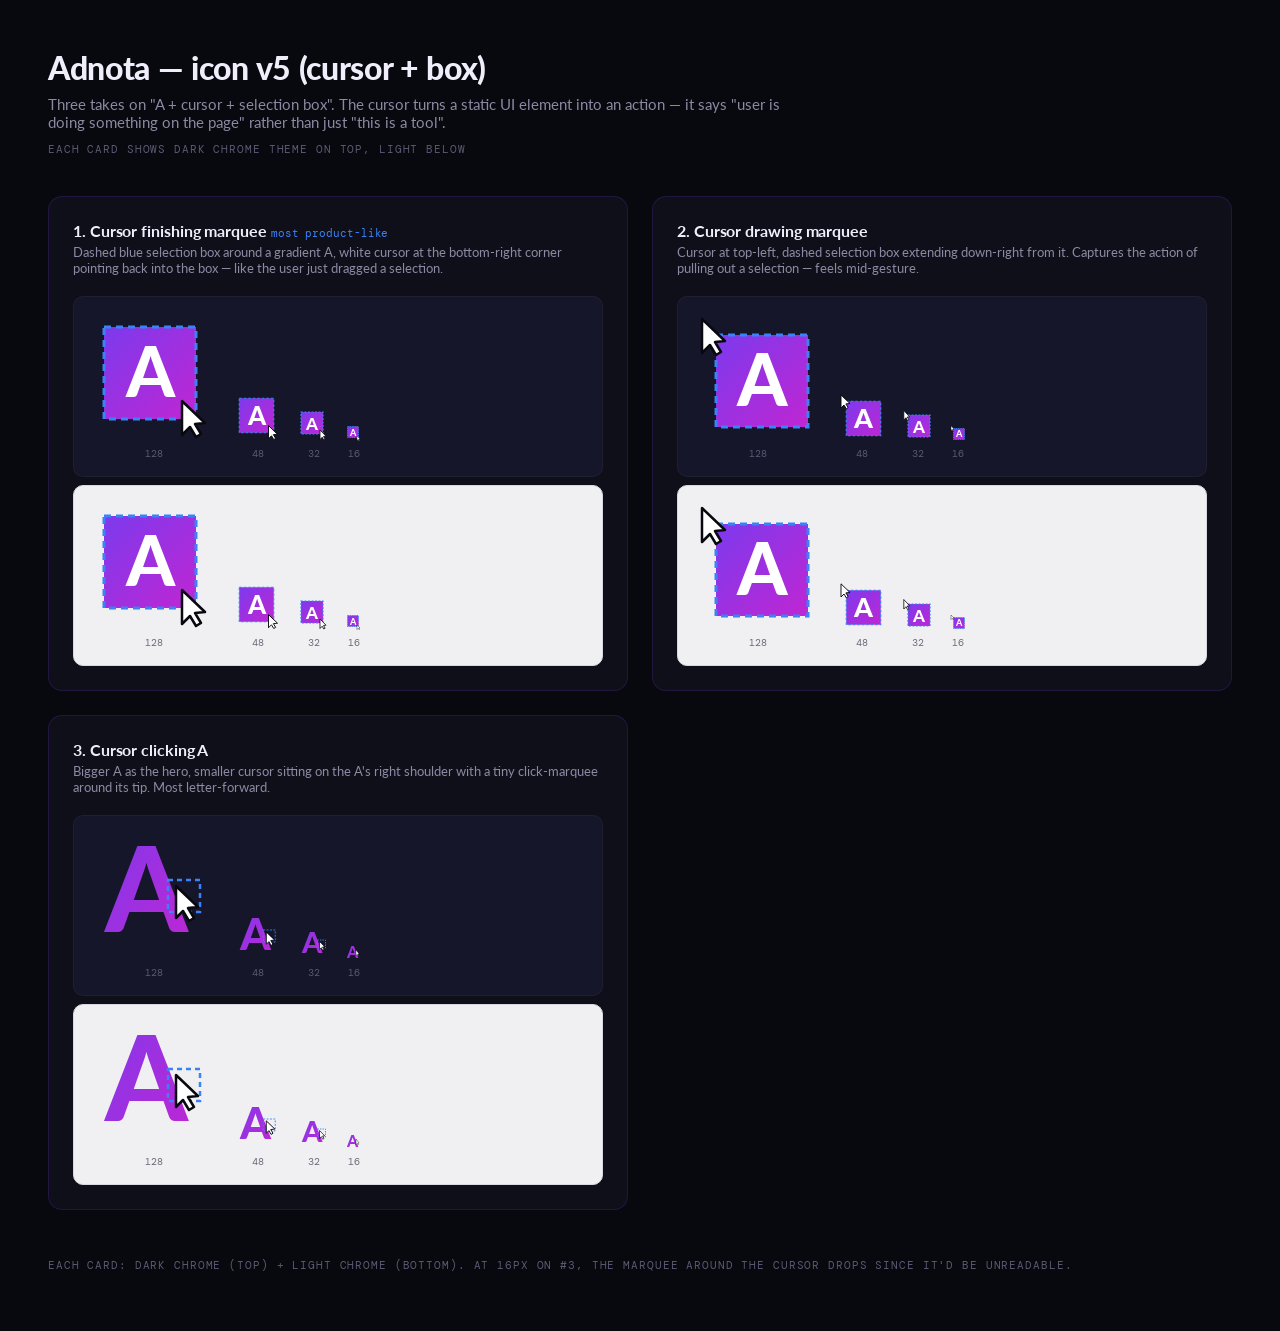
<file: icon-ideas-v5.html>
<!doctype html>
<html lang="en">
<head>
  <meta charset="utf-8">
  <title>Adnota — Icon Ideas v5 (cursor + box)</title>
  <link rel="preconnect" href="https://fonts.googleapis.com">
  <link rel="preconnect" href="https://fonts.gstatic.com" crossorigin>
  <link href="https://fonts.googleapis.com/css2?family=Lato:wght@400;700;900&family=DM+Mono:wght@400;500&display=swap" rel="stylesheet">
  <style>
    :root {
      --bg: #08080f;
      --surface: #0f0f1a;
      --surface2: #16162a;
      --border: rgba(124,58,237,0.18);
      --blue: #3b82f6;
      --text: #f1eefb;
      --muted: #8a8aa3;
      --dim: #5a5a73;
      --font: 'Lato', system-ui, sans-serif;
      --mono: 'DM Mono', ui-monospace, monospace;
    }
    * { box-sizing: border-box; }
    body {
      margin: 0;
      background: var(--bg);
      color: var(--text);
      font-family: var(--font);
      padding: 48px;
    }
    h1 { font-weight: 900; font-size: 32px; margin: 0 0 8px; letter-spacing: -0.01em; }
    .lede { color: var(--muted); max-width: 760px; margin: 0 0 8px; font-size: 15px; }
    .label { font-family: var(--mono); font-size: 11px; color: var(--dim); text-transform: uppercase; letter-spacing: 0.08em; }
    .grid { display: grid; grid-template-columns: repeat(auto-fill, minmax(420px, 1fr)); gap: 24px; margin-top: 40px; }
    .card { background: var(--surface); border: 1px solid var(--border); border-radius: 14px; padding: 24px; }
    .card h2 { font-size: 16px; font-weight: 700; margin: 0 0 4px; letter-spacing: -0.005em; }
    .card .desc { color: var(--muted); font-size: 13px; margin: 0 0 16px; min-height: 36px; }
    .preview-row {
      display: flex; align-items: flex-end; gap: 16px; flex-wrap: wrap;
      padding: 16px;
      border-radius: 10px;
    }
    .preview-row.dark { background: var(--surface2); border: 1px solid rgba(255,255,255,0.04); margin-bottom: 8px; }
    .preview-row.light { background: #f0f0f2; border: 1px solid #d8d8e0; }
    .preview { display: flex; flex-direction: column; align-items: center; gap: 6px; }
    .preview svg { display: block; }
    .preview .size { font-family: var(--mono); font-size: 10px; }
    .preview-row.dark .size { color: var(--dim); }
    .preview-row.light .size { color: #6a6a78; }
    .icon-A { font-family: 'Lato', -apple-system, system-ui, sans-serif; font-weight: 900; }
    .badge { color: var(--blue); font-family: var(--mono); font-size: 11px; font-weight: 400; }
  </style>
</head>
<body>

  <h1>Adnota — icon v5 (cursor + box)</h1>
  <p class="lede">Three takes on "A + cursor + selection box". The cursor turns a static UI element into an action — it says "user is doing something on the page" rather than just "this is a tool".</p>
  <p class="label">Each card shows dark Chrome theme on top, light below</p>

  <div class="grid">

    <!-- =================================================================
         1 — Cursor in BOTTOM-RIGHT of dashed marquee, A inside
         The classic "you just selected this" composition. Cursor tip points
         up-left into the box, like the user's hand finishing a marquee drag.
         ================================================================= -->
    <div class="card">
      <h2>1. Cursor finishing marquee <span class="badge">most product-like</span></h2>
      <p class="desc">Dashed blue selection box around a gradient A, white cursor at the bottom-right corner pointing back into the box — like the user just dragged a selection.</p>

      <div class="preview-row dark">
        <div class="preview">
          <svg width="128" height="128" viewBox="0 0 128 128" xmlns="http://www.w3.org/2000/svg">
            <defs><linearGradient id="v51-128" x1="0" y1="0" x2="1" y2="1"><stop offset="0" stop-color="#7c3aed"/><stop offset="1" stop-color="#c026d3"/></linearGradient></defs>
            <!-- gradient fill of selection -->
            <rect x="14" y="14" width="92" height="92" fill="url(#v51-128)"/>
            <!-- dashed selection box -->
            <rect x="14" y="14" width="92" height="92" fill="none" stroke="#3b82f6" stroke-width="3" stroke-dasharray="7 5"/>
            <!-- A -->
            <text x="60" y="84" text-anchor="middle" class="icon-A" font-size="70" fill="#fff">A</text>
            <!-- cursor: tip at (96,96), pointing NW -->
            <path d="M 92 88 L 92 122 L 100 114 L 106 124 L 111 121 L 105 111 L 115 110 Z"
                  fill="#fff" stroke="#08080f" stroke-width="2.5" stroke-linejoin="round" stroke-linecap="round"/>
          </svg>
          <span class="size">128</span>
        </div>
        <div class="preview">
          <svg width="48" height="48" viewBox="0 0 128 128" xmlns="http://www.w3.org/2000/svg">
            <defs><linearGradient id="v51-48" x1="0" y1="0" x2="1" y2="1"><stop offset="0" stop-color="#7c3aed"/><stop offset="1" stop-color="#c026d3"/></linearGradient></defs>
            <rect x="14" y="14" width="92" height="92" fill="url(#v51-48)"/>
            <rect x="14" y="14" width="92" height="92" fill="none" stroke="#3b82f6" stroke-width="3" stroke-dasharray="7 5"/>
            <text x="60" y="84" text-anchor="middle" class="icon-A" font-size="70" fill="#fff">A</text>
            <path d="M 92 88 L 92 122 L 100 114 L 106 124 L 111 121 L 105 111 L 115 110 Z"
                  fill="#fff" stroke="#08080f" stroke-width="2.5" stroke-linejoin="round" stroke-linecap="round"/>
          </svg>
          <span class="size">48</span>
        </div>
        <div class="preview">
          <svg width="32" height="32" viewBox="0 0 32 32" xmlns="http://www.w3.org/2000/svg">
            <defs><linearGradient id="v51-32" x1="0" y1="0" x2="1" y2="1"><stop offset="0" stop-color="#7c3aed"/><stop offset="1" stop-color="#c026d3"/></linearGradient></defs>
            <rect x="3" y="3" width="22" height="22" fill="url(#v51-32)"/>
            <rect x="3" y="3" width="22" height="22" fill="none" stroke="#3b82f6" stroke-width="1.2" stroke-dasharray="2 1.5"/>
            <text x="14" y="20.5" text-anchor="middle" class="icon-A" font-size="17" fill="#fff">A</text>
            <path d="M 22 21 L 22 30.5 L 24.2 28.2 L 25.8 31 L 27.1 30.2 L 25.5 27.5 L 28 27.2 Z"
                  fill="#fff" stroke="#08080f" stroke-width="0.8" stroke-linejoin="round"/>
          </svg>
          <span class="size">32</span>
        </div>
        <div class="preview">
          <svg width="16" height="16" viewBox="0 0 16 16" xmlns="http://www.w3.org/2000/svg">
            <defs><linearGradient id="v51-16" x1="0" y1="0" x2="1" y2="1"><stop offset="0" stop-color="#7c3aed"/><stop offset="1" stop-color="#c026d3"/></linearGradient></defs>
            <rect x="1.5" y="1.5" width="11" height="11" fill="url(#v51-16)"/>
            <rect x="1.5" y="1.5" width="11" height="11" fill="none" stroke="#3b82f6" stroke-width="0.85" stroke-dasharray="1.3 1"/>
            <text x="7" y="10.5" text-anchor="middle" class="icon-A" font-size="9" fill="#fff">A</text>
            <path d="M 11 11 L 11 15.5 L 12.1 14.4 L 12.9 15.7 L 13.6 15.3 L 12.8 14 L 14 13.85 Z"
                  fill="#fff" stroke="#08080f" stroke-width="0.4" stroke-linejoin="round"/>
          </svg>
          <span class="size">16</span>
        </div>
      </div>

      <div class="preview-row light">
        <div class="preview">
          <svg width="128" height="128" viewBox="0 0 128 128" xmlns="http://www.w3.org/2000/svg">
            <defs><linearGradient id="v51L-128" x1="0" y1="0" x2="1" y2="1"><stop offset="0" stop-color="#7c3aed"/><stop offset="1" stop-color="#c026d3"/></linearGradient></defs>
            <rect x="14" y="14" width="92" height="92" fill="url(#v51L-128)"/>
            <rect x="14" y="14" width="92" height="92" fill="none" stroke="#3b82f6" stroke-width="3" stroke-dasharray="7 5"/>
            <text x="60" y="84" text-anchor="middle" class="icon-A" font-size="70" fill="#fff">A</text>
            <path d="M 92 88 L 92 122 L 100 114 L 106 124 L 111 121 L 105 111 L 115 110 Z"
                  fill="#fff" stroke="#08080f" stroke-width="2.5" stroke-linejoin="round" stroke-linecap="round"/>
          </svg>
          <span class="size">128</span>
        </div>
        <div class="preview">
          <svg width="48" height="48" viewBox="0 0 128 128" xmlns="http://www.w3.org/2000/svg">
            <defs><linearGradient id="v51L-48" x1="0" y1="0" x2="1" y2="1"><stop offset="0" stop-color="#7c3aed"/><stop offset="1" stop-color="#c026d3"/></linearGradient></defs>
            <rect x="14" y="14" width="92" height="92" fill="url(#v51L-48)"/>
            <rect x="14" y="14" width="92" height="92" fill="none" stroke="#3b82f6" stroke-width="3" stroke-dasharray="7 5"/>
            <text x="60" y="84" text-anchor="middle" class="icon-A" font-size="70" fill="#fff">A</text>
            <path d="M 92 88 L 92 122 L 100 114 L 106 124 L 111 121 L 105 111 L 115 110 Z"
                  fill="#fff" stroke="#08080f" stroke-width="2.5" stroke-linejoin="round" stroke-linecap="round"/>
          </svg>
          <span class="size">48</span>
        </div>
        <div class="preview">
          <svg width="32" height="32" viewBox="0 0 32 32" xmlns="http://www.w3.org/2000/svg">
            <defs><linearGradient id="v51L-32" x1="0" y1="0" x2="1" y2="1"><stop offset="0" stop-color="#7c3aed"/><stop offset="1" stop-color="#c026d3"/></linearGradient></defs>
            <rect x="3" y="3" width="22" height="22" fill="url(#v51L-32)"/>
            <rect x="3" y="3" width="22" height="22" fill="none" stroke="#3b82f6" stroke-width="1.2" stroke-dasharray="2 1.5"/>
            <text x="14" y="20.5" text-anchor="middle" class="icon-A" font-size="17" fill="#fff">A</text>
            <path d="M 22 21 L 22 30.5 L 24.2 28.2 L 25.8 31 L 27.1 30.2 L 25.5 27.5 L 28 27.2 Z"
                  fill="#fff" stroke="#08080f" stroke-width="0.8" stroke-linejoin="round"/>
          </svg>
          <span class="size">32</span>
        </div>
        <div class="preview">
          <svg width="16" height="16" viewBox="0 0 16 16" xmlns="http://www.w3.org/2000/svg">
            <defs><linearGradient id="v51L-16" x1="0" y1="0" x2="1" y2="1"><stop offset="0" stop-color="#7c3aed"/><stop offset="1" stop-color="#c026d3"/></linearGradient></defs>
            <rect x="1.5" y="1.5" width="11" height="11" fill="url(#v51L-16)"/>
            <rect x="1.5" y="1.5" width="11" height="11" fill="none" stroke="#3b82f6" stroke-width="0.85" stroke-dasharray="1.3 1"/>
            <text x="7" y="10.5" text-anchor="middle" class="icon-A" font-size="9" fill="#fff">A</text>
            <path d="M 11 11 L 11 15.5 L 12.1 14.4 L 12.9 15.7 L 13.6 15.3 L 12.8 14 L 14 13.85 Z"
                  fill="#fff" stroke="#08080f" stroke-width="0.4" stroke-linejoin="round"/>
          </svg>
          <span class="size">16</span>
        </div>
      </div>
    </div>


    <!-- =================================================================
         2 — Cursor at TOP-LEFT, drawing the marquee diagonally
         Reverse direction: cursor tip starts at top-left, marquee extends
         down-right from it. Reads as "drawing a selection right now".
         ================================================================= -->
    <div class="card">
      <h2>2. Cursor drawing marquee</h2>
      <p class="desc">Cursor at top-left, dashed selection box extending down-right from it. Captures the action of pulling out a selection — feels mid-gesture.</p>

      <div class="preview-row dark">
        <div class="preview">
          <svg width="128" height="128" viewBox="0 0 128 128" xmlns="http://www.w3.org/2000/svg">
            <defs><linearGradient id="v52-128" x1="0" y1="0" x2="1" y2="1"><stop offset="0" stop-color="#7c3aed"/><stop offset="1" stop-color="#c026d3"/></linearGradient></defs>
            <rect x="22" y="22" width="92" height="92" fill="url(#v52-128)"/>
            <rect x="22" y="22" width="92" height="92" fill="none" stroke="#3b82f6" stroke-width="3" stroke-dasharray="7 5"/>
            <text x="68" y="93" text-anchor="middle" class="icon-A" font-size="72" fill="#fff">A</text>
            <!-- cursor: tip at (12,12), pointing NW -->
            <path d="M 8 6 L 8 40 L 16 32 L 22 42 L 27 39 L 21 29 L 31 28 Z"
                  fill="#fff" stroke="#08080f" stroke-width="2.5" stroke-linejoin="round" stroke-linecap="round"/>
          </svg>
          <span class="size">128</span>
        </div>
        <div class="preview">
          <svg width="48" height="48" viewBox="0 0 128 128" xmlns="http://www.w3.org/2000/svg">
            <defs><linearGradient id="v52-48" x1="0" y1="0" x2="1" y2="1"><stop offset="0" stop-color="#7c3aed"/><stop offset="1" stop-color="#c026d3"/></linearGradient></defs>
            <rect x="22" y="22" width="92" height="92" fill="url(#v52-48)"/>
            <rect x="22" y="22" width="92" height="92" fill="none" stroke="#3b82f6" stroke-width="3" stroke-dasharray="7 5"/>
            <text x="68" y="93" text-anchor="middle" class="icon-A" font-size="72" fill="#fff">A</text>
            <path d="M 8 6 L 8 40 L 16 32 L 22 42 L 27 39 L 21 29 L 31 28 Z"
                  fill="#fff" stroke="#08080f" stroke-width="2.5" stroke-linejoin="round" stroke-linecap="round"/>
          </svg>
          <span class="size">48</span>
        </div>
        <div class="preview">
          <svg width="32" height="32" viewBox="0 0 32 32" xmlns="http://www.w3.org/2000/svg">
            <defs><linearGradient id="v52-32" x1="0" y1="0" x2="1" y2="1"><stop offset="0" stop-color="#7c3aed"/><stop offset="1" stop-color="#c026d3"/></linearGradient></defs>
            <rect x="6" y="6" width="22" height="22" fill="url(#v52-32)"/>
            <rect x="6" y="6" width="22" height="22" fill="none" stroke="#3b82f6" stroke-width="1.2" stroke-dasharray="2 1.5"/>
            <text x="17" y="23.5" text-anchor="middle" class="icon-A" font-size="17" fill="#fff">A</text>
            <path d="M 1.8 1.5 L 1.8 11 L 4 8.7 L 5.5 11.6 L 6.9 10.8 L 5.3 8 L 7.6 7.8 Z"
                  fill="#fff" stroke="#08080f" stroke-width="0.8" stroke-linejoin="round"/>
          </svg>
          <span class="size">32</span>
        </div>
        <div class="preview">
          <svg width="16" height="16" viewBox="0 0 16 16" xmlns="http://www.w3.org/2000/svg">
            <defs><linearGradient id="v52-16" x1="0" y1="0" x2="1" y2="1"><stop offset="0" stop-color="#7c3aed"/><stop offset="1" stop-color="#c026d3"/></linearGradient></defs>
            <rect x="3.5" y="3.5" width="11" height="11" fill="url(#v52-16)"/>
            <rect x="3.5" y="3.5" width="11" height="11" fill="none" stroke="#3b82f6" stroke-width="0.85" stroke-dasharray="1.3 1"/>
            <text x="9" y="12.4" text-anchor="middle" class="icon-A" font-size="9" fill="#fff">A</text>
            <path d="M 1 1 L 1 5.5 L 2.1 4.4 L 2.9 5.7 L 3.6 5.3 L 2.8 4 L 4 3.85 Z"
                  fill="#fff" stroke="#08080f" stroke-width="0.4" stroke-linejoin="round"/>
          </svg>
          <span class="size">16</span>
        </div>
      </div>

      <div class="preview-row light">
        <div class="preview">
          <svg width="128" height="128" viewBox="0 0 128 128" xmlns="http://www.w3.org/2000/svg">
            <defs><linearGradient id="v52L-128" x1="0" y1="0" x2="1" y2="1"><stop offset="0" stop-color="#7c3aed"/><stop offset="1" stop-color="#c026d3"/></linearGradient></defs>
            <rect x="22" y="22" width="92" height="92" fill="url(#v52L-128)"/>
            <rect x="22" y="22" width="92" height="92" fill="none" stroke="#3b82f6" stroke-width="3" stroke-dasharray="7 5"/>
            <text x="68" y="93" text-anchor="middle" class="icon-A" font-size="72" fill="#fff">A</text>
            <path d="M 8 6 L 8 40 L 16 32 L 22 42 L 27 39 L 21 29 L 31 28 Z"
                  fill="#fff" stroke="#08080f" stroke-width="2.5" stroke-linejoin="round" stroke-linecap="round"/>
          </svg>
          <span class="size">128</span>
        </div>
        <div class="preview">
          <svg width="48" height="48" viewBox="0 0 128 128" xmlns="http://www.w3.org/2000/svg">
            <defs><linearGradient id="v52L-48" x1="0" y1="0" x2="1" y2="1"><stop offset="0" stop-color="#7c3aed"/><stop offset="1" stop-color="#c026d3"/></linearGradient></defs>
            <rect x="22" y="22" width="92" height="92" fill="url(#v52L-48)"/>
            <rect x="22" y="22" width="92" height="92" fill="none" stroke="#3b82f6" stroke-width="3" stroke-dasharray="7 5"/>
            <text x="68" y="93" text-anchor="middle" class="icon-A" font-size="72" fill="#fff">A</text>
            <path d="M 8 6 L 8 40 L 16 32 L 22 42 L 27 39 L 21 29 L 31 28 Z"
                  fill="#fff" stroke="#08080f" stroke-width="2.5" stroke-linejoin="round" stroke-linecap="round"/>
          </svg>
          <span class="size">48</span>
        </div>
        <div class="preview">
          <svg width="32" height="32" viewBox="0 0 32 32" xmlns="http://www.w3.org/2000/svg">
            <defs><linearGradient id="v52L-32" x1="0" y1="0" x2="1" y2="1"><stop offset="0" stop-color="#7c3aed"/><stop offset="1" stop-color="#c026d3"/></linearGradient></defs>
            <rect x="6" y="6" width="22" height="22" fill="url(#v52L-32)"/>
            <rect x="6" y="6" width="22" height="22" fill="none" stroke="#3b82f6" stroke-width="1.2" stroke-dasharray="2 1.5"/>
            <text x="17" y="23.5" text-anchor="middle" class="icon-A" font-size="17" fill="#fff">A</text>
            <path d="M 1.8 1.5 L 1.8 11 L 4 8.7 L 5.5 11.6 L 6.9 10.8 L 5.3 8 L 7.6 7.8 Z"
                  fill="#fff" stroke="#08080f" stroke-width="0.8" stroke-linejoin="round"/>
          </svg>
          <span class="size">32</span>
        </div>
        <div class="preview">
          <svg width="16" height="16" viewBox="0 0 16 16" xmlns="http://www.w3.org/2000/svg">
            <defs><linearGradient id="v52L-16" x1="0" y1="0" x2="1" y2="1"><stop offset="0" stop-color="#7c3aed"/><stop offset="1" stop-color="#c026d3"/></linearGradient></defs>
            <rect x="3.5" y="3.5" width="11" height="11" fill="url(#v52L-16)"/>
            <rect x="3.5" y="3.5" width="11" height="11" fill="none" stroke="#3b82f6" stroke-width="0.85" stroke-dasharray="1.3 1"/>
            <text x="9" y="12.4" text-anchor="middle" class="icon-A" font-size="9" fill="#fff">A</text>
            <path d="M 1 1 L 1 5.5 L 2.1 4.4 L 2.9 5.7 L 3.6 5.3 L 2.8 4 L 4 3.85 Z"
                  fill="#fff" stroke="#08080f" stroke-width="0.4" stroke-linejoin="round"/>
          </svg>
          <span class="size">16</span>
        </div>
      </div>
    </div>


    <!-- =================================================================
         3 — Cursor on top of A, no separate box
         The cursor itself sits on the A, with a small marquee ring around
         the click point. More compact, A is the hero.
         ================================================================= -->
    <div class="card">
      <h2>3. Cursor clicking A</h2>
      <p class="desc">Bigger A as the hero, smaller cursor sitting on the A's right shoulder with a tiny click-marquee around its tip. Most letter-forward.</p>

      <div class="preview-row dark">
        <div class="preview">
          <svg width="128" height="128" viewBox="0 0 128 128" xmlns="http://www.w3.org/2000/svg">
            <defs><linearGradient id="v53-128" x1="0" y1="0" x2="1" y2="1"><stop offset="0" stop-color="#7c3aed"/><stop offset="1" stop-color="#c026d3"/></linearGradient></defs>
            <text x="56" y="100" text-anchor="middle" class="icon-A" font-size="118" fill="url(#v53-128)">A</text>
            <!-- click-point marquee -->
            <rect x="78" y="48" width="32" height="32" fill="none" stroke="#3b82f6" stroke-width="2.5" stroke-dasharray="5 4"/>
            <!-- cursor: tip at (88,58), pointing NW -->
            <path d="M 86 54 L 86 86 L 93 79 L 99 89 L 104 86 L 98 76 L 108 75 Z"
                  fill="#fff" stroke="#08080f" stroke-width="2.5" stroke-linejoin="round" stroke-linecap="round"/>
          </svg>
          <span class="size">128</span>
        </div>
        <div class="preview">
          <svg width="48" height="48" viewBox="0 0 128 128" xmlns="http://www.w3.org/2000/svg">
            <defs><linearGradient id="v53-48" x1="0" y1="0" x2="1" y2="1"><stop offset="0" stop-color="#7c3aed"/><stop offset="1" stop-color="#c026d3"/></linearGradient></defs>
            <text x="56" y="100" text-anchor="middle" class="icon-A" font-size="118" fill="url(#v53-48)">A</text>
            <rect x="78" y="48" width="32" height="32" fill="none" stroke="#3b82f6" stroke-width="2.5" stroke-dasharray="5 4"/>
            <path d="M 86 54 L 86 86 L 93 79 L 99 89 L 104 86 L 98 76 L 108 75 Z"
                  fill="#fff" stroke="#08080f" stroke-width="2.5" stroke-linejoin="round" stroke-linecap="round"/>
          </svg>
          <span class="size">48</span>
        </div>
        <div class="preview">
          <svg width="32" height="32" viewBox="0 0 32 32" xmlns="http://www.w3.org/2000/svg">
            <defs><linearGradient id="v53-32" x1="0" y1="0" x2="1" y2="1"><stop offset="0" stop-color="#7c3aed"/><stop offset="1" stop-color="#c026d3"/></linearGradient></defs>
            <text x="14" y="25" text-anchor="middle" class="icon-A" font-size="29" fill="url(#v53-32)">A</text>
            <rect x="19.5" y="12" width="8" height="8" fill="none" stroke="#3b82f6" stroke-width="0.9" stroke-dasharray="1.4 1.1"/>
            <path d="M 21.5 13.5 L 21.5 21.5 L 23.3 19.7 L 24.7 22.2 L 26 21.5 L 24.5 19 L 26.7 18.8 Z"
                  fill="#fff" stroke="#08080f" stroke-width="0.7" stroke-linejoin="round"/>
          </svg>
          <span class="size">32</span>
        </div>
        <div class="preview">
          <svg width="16" height="16" viewBox="0 0 16 16" xmlns="http://www.w3.org/2000/svg">
            <defs><linearGradient id="v53-16" x1="0" y1="0" x2="1" y2="1"><stop offset="0" stop-color="#7c3aed"/><stop offset="1" stop-color="#c026d3"/></linearGradient></defs>
            <text x="6.5" y="13.6" text-anchor="middle" class="icon-A" font-size="16" fill="url(#v53-16)">A</text>
            <path d="M 10 6 L 10 11.5 L 11.1 10.4 L 11.9 11.7 L 12.6 11.3 L 11.8 10 L 13 9.85 Z"
                  fill="#fff" stroke="#08080f" stroke-width="0.4" stroke-linejoin="round"/>
          </svg>
          <span class="size">16</span>
        </div>
      </div>

      <div class="preview-row light">
        <div class="preview">
          <svg width="128" height="128" viewBox="0 0 128 128" xmlns="http://www.w3.org/2000/svg">
            <defs><linearGradient id="v53L-128" x1="0" y1="0" x2="1" y2="1"><stop offset="0" stop-color="#7c3aed"/><stop offset="1" stop-color="#c026d3"/></linearGradient></defs>
            <text x="56" y="100" text-anchor="middle" class="icon-A" font-size="118" fill="url(#v53L-128)">A</text>
            <rect x="78" y="48" width="32" height="32" fill="none" stroke="#3b82f6" stroke-width="2.5" stroke-dasharray="5 4"/>
            <path d="M 86 54 L 86 86 L 93 79 L 99 89 L 104 86 L 98 76 L 108 75 Z"
                  fill="#fff" stroke="#08080f" stroke-width="2.5" stroke-linejoin="round" stroke-linecap="round"/>
          </svg>
          <span class="size">128</span>
        </div>
        <div class="preview">
          <svg width="48" height="48" viewBox="0 0 128 128" xmlns="http://www.w3.org/2000/svg">
            <defs><linearGradient id="v53L-48" x1="0" y1="0" x2="1" y2="1"><stop offset="0" stop-color="#7c3aed"/><stop offset="1" stop-color="#c026d3"/></linearGradient></defs>
            <text x="56" y="100" text-anchor="middle" class="icon-A" font-size="118" fill="url(#v53L-48)">A</text>
            <rect x="78" y="48" width="32" height="32" fill="none" stroke="#3b82f6" stroke-width="2.5" stroke-dasharray="5 4"/>
            <path d="M 86 54 L 86 86 L 93 79 L 99 89 L 104 86 L 98 76 L 108 75 Z"
                  fill="#fff" stroke="#08080f" stroke-width="2.5" stroke-linejoin="round" stroke-linecap="round"/>
          </svg>
          <span class="size">48</span>
        </div>
        <div class="preview">
          <svg width="32" height="32" viewBox="0 0 32 32" xmlns="http://www.w3.org/2000/svg">
            <defs><linearGradient id="v53L-32" x1="0" y1="0" x2="1" y2="1"><stop offset="0" stop-color="#7c3aed"/><stop offset="1" stop-color="#c026d3"/></linearGradient></defs>
            <text x="14" y="25" text-anchor="middle" class="icon-A" font-size="29" fill="url(#v53L-32)">A</text>
            <rect x="19.5" y="12" width="8" height="8" fill="none" stroke="#3b82f6" stroke-width="0.9" stroke-dasharray="1.4 1.1"/>
            <path d="M 21.5 13.5 L 21.5 21.5 L 23.3 19.7 L 24.7 22.2 L 26 21.5 L 24.5 19 L 26.7 18.8 Z"
                  fill="#fff" stroke="#08080f" stroke-width="0.7" stroke-linejoin="round"/>
          </svg>
          <span class="size">32</span>
        </div>
        <div class="preview">
          <svg width="16" height="16" viewBox="0 0 16 16" xmlns="http://www.w3.org/2000/svg">
            <defs><linearGradient id="v53L-16" x1="0" y1="0" x2="1" y2="1"><stop offset="0" stop-color="#7c3aed"/><stop offset="1" stop-color="#c026d3"/></linearGradient></defs>
            <text x="6.5" y="13.6" text-anchor="middle" class="icon-A" font-size="16" fill="url(#v53L-16)">A</text>
            <path d="M 10 6 L 10 11.5 L 11.1 10.4 L 11.9 11.7 L 12.6 11.3 L 11.8 10 L 13 9.85 Z"
                  fill="#fff" stroke="#08080f" stroke-width="0.4" stroke-linejoin="round"/>
          </svg>
          <span class="size">16</span>
        </div>
      </div>
    </div>

  </div>

  <p class="label" style="margin-top:48px;">Each card: dark Chrome (top) + light Chrome (bottom). At 16px on #3, the marquee around the cursor drops since it'd be unreadable.</p>

</body>
</html>
</file>
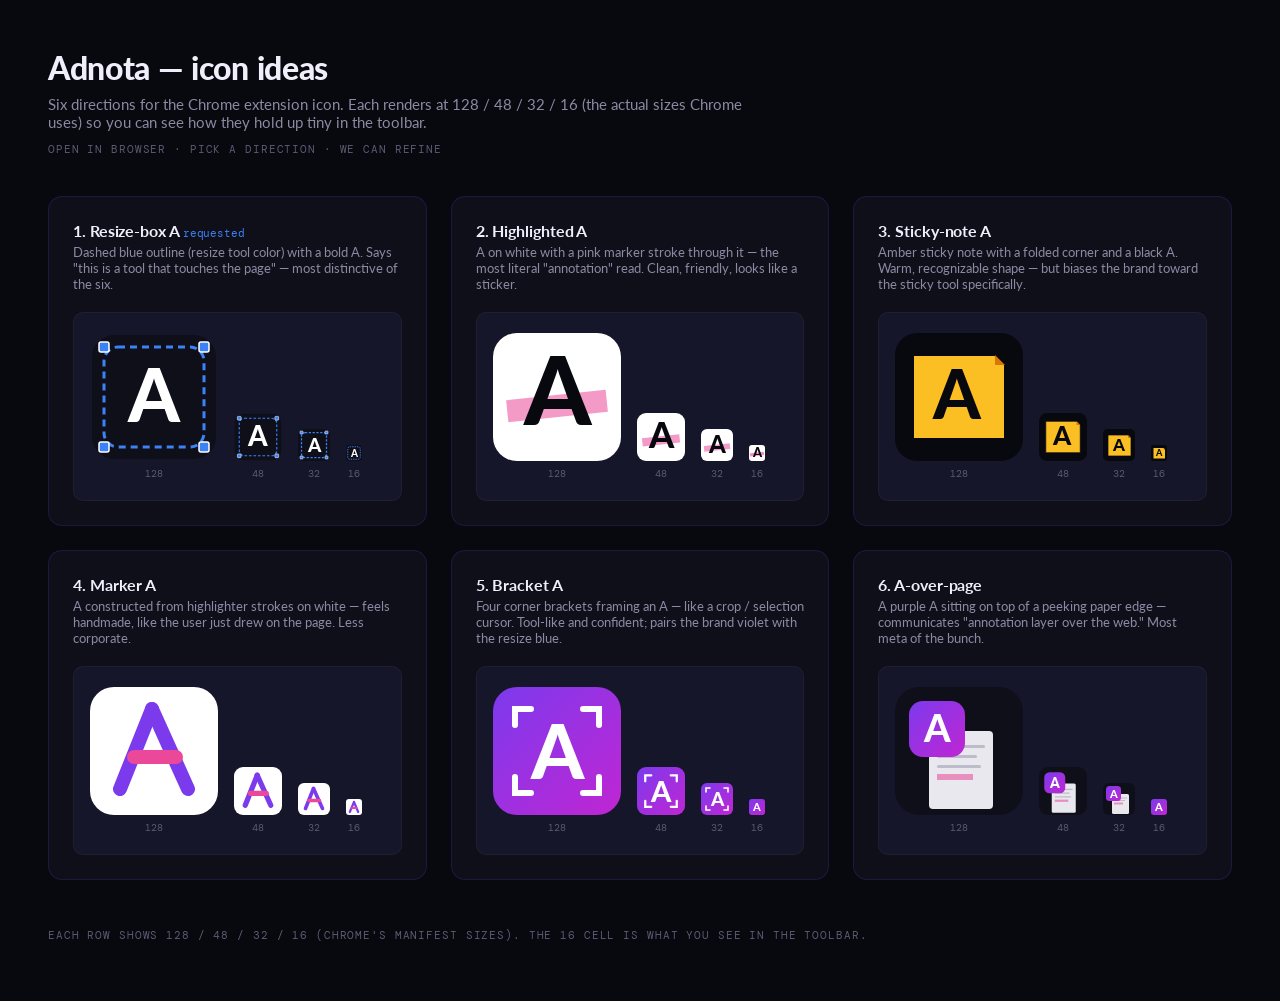
<file: icon-ideas.html>
<!doctype html>
<html lang="en">
<head>
  <meta charset="utf-8">
  <title>Adnota — Icon Ideas</title>
  <link rel="preconnect" href="https://fonts.googleapis.com">
  <link rel="preconnect" href="https://fonts.gstatic.com" crossorigin>
  <link href="https://fonts.googleapis.com/css2?family=Lato:wght@400;700;900&family=DM+Mono:wght@400;500&display=swap" rel="stylesheet">
  <style>
    :root {
      --bg: #08080f;
      --surface: #0f0f1a;
      --surface2: #16162a;
      --accent: #7c3aed;
      --accent-2: #c026d3;
      --border: rgba(124,58,237,0.18);
      --blue: #3b82f6;
      --pink: #ec4899;
      --amber: #f59e0b;
      --red: #e74c3c;
      --green: #22c55e;
      --text: #f1eefb;
      --muted: #8a8aa3;
      --dim: #5a5a73;
      --font: 'Lato', system-ui, sans-serif;
      --mono: 'DM Mono', ui-monospace, monospace;
    }

    * { box-sizing: border-box; }

    body {
      margin: 0;
      background: var(--bg);
      color: var(--text);
      font-family: var(--font);
      padding: 48px;
      min-height: 100vh;
    }

    h1 {
      font-weight: 900;
      font-size: 32px;
      margin: 0 0 8px;
      letter-spacing: -0.01em;
    }

    .lede {
      color: var(--muted);
      max-width: 720px;
      margin: 0 0 8px;
      font-size: 15px;
    }

    .label {
      font-family: var(--mono);
      font-size: 11px;
      color: var(--dim);
      text-transform: uppercase;
      letter-spacing: 0.08em;
    }

    .grid {
      display: grid;
      grid-template-columns: repeat(auto-fill, minmax(360px, 1fr));
      gap: 24px;
      margin-top: 40px;
    }

    .card {
      background: var(--surface);
      border: 1px solid var(--border);
      border-radius: 14px;
      padding: 24px;
    }

    .card h2 {
      font-size: 16px;
      font-weight: 700;
      margin: 0 0 4px;
      letter-spacing: -0.005em;
    }

    .card .desc {
      color: var(--muted);
      font-size: 13px;
      margin: 0 0 20px;
      min-height: 36px;
    }

    .preview-row {
      display: flex;
      align-items: flex-end;
      gap: 16px;
      flex-wrap: wrap;
      padding: 20px 16px;
      background: var(--surface2);
      border-radius: 10px;
      border: 1px solid rgba(255,255,255,0.04);
    }

    .preview {
      display: flex;
      flex-direction: column;
      align-items: center;
      gap: 6px;
    }

    .preview svg {
      display: block;
    }

    .preview .size {
      font-family: var(--mono);
      font-size: 10px;
      color: var(--dim);
    }

    /* A second strip showing how it sits in a Chrome-style toolbar */
    .toolbar-mock {
      margin-top: 16px;
      display: flex;
      align-items: center;
      gap: 10px;
      padding: 10px 14px;
      background: #f0f0f2;
      border-radius: 8px;
      color: #1a1a1a;
      font-family: var(--font);
      font-size: 12px;
    }

    .toolbar-mock .tb-label {
      font-family: var(--mono);
      font-size: 10px;
      color: #6a6a78;
    }

    /* On-page chip mock matching site's .ext-chip vibe */
    .chip-mock {
      margin-top: 8px;
      display: inline-flex;
      align-items: center;
      gap: 6px;
      padding: 6px 10px;
      background: #fff;
      border: 1px solid #e3e3ea;
      border-radius: 999px;
      color: #1a1a1a;
      font-family: var(--font);
      font-weight: 700;
      font-size: 11px;
    }

    /* Reusable "A" letter rendering via SVG <text>.
       We use system black weight stack so it stays close to Lato 900 even
       if the font hasn't loaded inside the SVG context. */
    .icon-A {
      font-family: 'Lato', -apple-system, system-ui, sans-serif;
      font-weight: 900;
    }
  </style>
</head>
<body>

  <h1>Adnota — icon ideas</h1>
  <p class="lede">Six directions for the Chrome extension icon. Each renders at 128 / 48 / 32 / 16 (the actual sizes Chrome uses) so you can see how they hold up tiny in the toolbar.</p>
  <p class="label">Open in browser · pick a direction · we can refine</p>

  <div class="grid">

    <!-- =================================================================
         #1 — Dashed blue "resize box" with A
         The one you asked for: directly mirrors the RESIZE tool aesthetic.
         ================================================================= -->
    <div class="card">
      <h2>1. Resize-box A <span style="color:var(--blue); font-family:var(--mono); font-size:11px; font-weight:400;">requested</span></h2>
      <p class="desc">Dashed blue outline (resize tool color) with a bold A. Says "this is a tool that touches the page" — most distinctive of the six.</p>

      <div class="preview-row">
        <!-- 128 -->
        <div class="preview">
          <svg width="128" height="128" viewBox="0 0 128 128" xmlns="http://www.w3.org/2000/svg">
            <rect x="2" y="2" width="124" height="124" rx="22" fill="#0f0f1a"/>
            <rect x="14" y="14" width="100" height="100" rx="14"
                  fill="none" stroke="#3b82f6" stroke-width="3" stroke-dasharray="7 5"/>
            <!-- corner handles -->
            <rect x="9"  y="9"   width="10" height="10" rx="2" fill="#3b82f6" stroke="#fff" stroke-width="1.5"/>
            <rect x="109" y="9"  width="10" height="10" rx="2" fill="#3b82f6" stroke="#fff" stroke-width="1.5"/>
            <rect x="9"  y="109" width="10" height="10" rx="2" fill="#3b82f6" stroke="#fff" stroke-width="1.5"/>
            <rect x="109" y="109" width="10" height="10" rx="2" fill="#3b82f6" stroke="#fff" stroke-width="1.5"/>
            <text x="64" y="89" text-anchor="middle" class="icon-A"
                  font-size="74" fill="#fff">A</text>
          </svg>
          <span class="size">128</span>
        </div>
        <!-- 48 -->
        <div class="preview">
          <svg width="48" height="48" viewBox="0 0 128 128" xmlns="http://www.w3.org/2000/svg">
            <rect x="2" y="2" width="124" height="124" rx="22" fill="#0f0f1a"/>
            <rect x="14" y="14" width="100" height="100" rx="14"
                  fill="none" stroke="#3b82f6" stroke-width="3" stroke-dasharray="7 5"/>
            <rect x="9"  y="9"   width="10" height="10" rx="2" fill="#3b82f6" stroke="#fff" stroke-width="1.5"/>
            <rect x="109" y="9"  width="10" height="10" rx="2" fill="#3b82f6" stroke="#fff" stroke-width="1.5"/>
            <rect x="9"  y="109" width="10" height="10" rx="2" fill="#3b82f6" stroke="#fff" stroke-width="1.5"/>
            <rect x="109" y="109" width="10" height="10" rx="2" fill="#3b82f6" stroke="#fff" stroke-width="1.5"/>
            <text x="64" y="89" text-anchor="middle" class="icon-A" font-size="74" fill="#fff">A</text>
          </svg>
          <span class="size">48</span>
        </div>
        <!-- 32 (tighter geometry for legibility) -->
        <div class="preview">
          <svg width="32" height="32" viewBox="0 0 32 32" xmlns="http://www.w3.org/2000/svg">
            <rect width="32" height="32" rx="6" fill="#0f0f1a"/>
            <rect x="3.5" y="3.5" width="25" height="25" rx="3.5"
                  fill="none" stroke="#3b82f6" stroke-width="1.25" stroke-dasharray="2.2 1.6"/>
            <rect x="2"  y="2"  width="3" height="3" rx="0.6" fill="#3b82f6" stroke="#fff" stroke-width="0.5"/>
            <rect x="27" y="2"  width="3" height="3" rx="0.6" fill="#3b82f6" stroke="#fff" stroke-width="0.5"/>
            <rect x="2"  y="27" width="3" height="3" rx="0.6" fill="#3b82f6" stroke="#fff" stroke-width="0.5"/>
            <rect x="27" y="27" width="3" height="3" rx="0.6" fill="#3b82f6" stroke="#fff" stroke-width="0.5"/>
            <text x="16" y="23" text-anchor="middle" class="icon-A" font-size="19" fill="#fff">A</text>
          </svg>
          <span class="size">32</span>
        </div>
        <!-- 16 (drop the corner pips, they vanish at this size) -->
        <div class="preview">
          <svg width="16" height="16" viewBox="0 0 16 16" xmlns="http://www.w3.org/2000/svg">
            <rect width="16" height="16" rx="3" fill="#0f0f1a"/>
            <rect x="1.75" y="1.75" width="12.5" height="12.5" rx="2"
                  fill="none" stroke="#3b82f6" stroke-width="0.9" stroke-dasharray="1.4 1"/>
            <text x="8" y="11.6" text-anchor="middle" class="icon-A" font-size="10" fill="#fff">A</text>
          </svg>
          <span class="size">16</span>
        </div>
      </div>
    </div>


    <!-- =================================================================
         #2 — Highlight-stroke A (current brand, but with annotation)
         A bold violet A with a pink highlight slash across it.
         ================================================================= -->
    <div class="card">
      <h2>2. Highlighted A</h2>
      <p class="desc">A on white with a pink marker stroke through it — the most literal "annotation" read. Clean, friendly, looks like a sticker.</p>

      <div class="preview-row">
        <div class="preview">
          <svg width="128" height="128" viewBox="0 0 128 128" xmlns="http://www.w3.org/2000/svg">
            <rect width="128" height="128" rx="24" fill="#fff"/>
            <!-- highlight slash, slightly tilted -->
            <rect x="14" y="62" width="100" height="22"
                  fill="rgba(236,72,153,0.55)" transform="rotate(-6 64 73)"/>
            <text x="64" y="92" text-anchor="middle" class="icon-A"
                  font-size="96" fill="#08080f">A</text>
          </svg>
          <span class="size">128</span>
        </div>
        <div class="preview">
          <svg width="48" height="48" viewBox="0 0 128 128" xmlns="http://www.w3.org/2000/svg">
            <rect width="128" height="128" rx="24" fill="#fff"/>
            <rect x="14" y="62" width="100" height="22"
                  fill="rgba(236,72,153,0.55)" transform="rotate(-6 64 73)"/>
            <text x="64" y="92" text-anchor="middle" class="icon-A" font-size="96" fill="#08080f">A</text>
          </svg>
          <span class="size">48</span>
        </div>
        <div class="preview">
          <svg width="32" height="32" viewBox="0 0 32 32" xmlns="http://www.w3.org/2000/svg">
            <rect width="32" height="32" rx="6" fill="#fff"/>
            <rect x="3" y="15.5" width="26" height="6"
                  fill="rgba(236,72,153,0.55)" transform="rotate(-6 16 18.5)"/>
            <text x="16" y="23.5" text-anchor="middle" class="icon-A" font-size="24" fill="#08080f">A</text>
          </svg>
          <span class="size">32</span>
        </div>
        <div class="preview">
          <svg width="16" height="16" viewBox="0 0 16 16" xmlns="http://www.w3.org/2000/svg">
            <rect width="16" height="16" rx="3" fill="#fff"/>
            <rect x="1" y="7.5" width="14" height="3.2"
                  fill="rgba(236,72,153,0.6)" transform="rotate(-6 8 9.1)"/>
            <text x="8" y="12" text-anchor="middle" class="icon-A" font-size="13" fill="#08080f">A</text>
          </svg>
          <span class="size">16</span>
        </div>
      </div>
    </div>


    <!-- =================================================================
         #3 — Sticky-note A
         Folded amber sticky-note shape with A. Direct visual nod to the
         sticky-notes feature.
         ================================================================= -->
    <div class="card">
      <h2>3. Sticky-note A</h2>
      <p class="desc">Amber sticky note with a folded corner and a black A. Warm, recognizable shape — but biases the brand toward the sticky tool specifically.</p>

      <div class="preview-row">
        <div class="preview">
          <svg width="128" height="128" viewBox="0 0 128 128" xmlns="http://www.w3.org/2000/svg">
            <rect width="128" height="128" rx="22" fill="#08080f"/>
            <!-- sticky body -->
            <path d="M18 22 H100 L110 32 V106 H18 Z"
                  fill="#fbbf24" stroke="#08080f" stroke-width="2" stroke-linejoin="round"/>
            <!-- folded corner -->
            <path d="M100 22 V32 H110 Z" fill="#d97706"/>
            <text x="62" y="86" text-anchor="middle" class="icon-A"
                  font-size="68" fill="#08080f">A</text>
          </svg>
          <span class="size">128</span>
        </div>
        <div class="preview">
          <svg width="48" height="48" viewBox="0 0 128 128" xmlns="http://www.w3.org/2000/svg">
            <rect width="128" height="128" rx="22" fill="#08080f"/>
            <path d="M18 22 H100 L110 32 V106 H18 Z"
                  fill="#fbbf24" stroke="#08080f" stroke-width="2" stroke-linejoin="round"/>
            <path d="M100 22 V32 H110 Z" fill="#d97706"/>
            <text x="62" y="86" text-anchor="middle" class="icon-A" font-size="68" fill="#08080f">A</text>
          </svg>
          <span class="size">48</span>
        </div>
        <div class="preview">
          <svg width="32" height="32" viewBox="0 0 32 32" xmlns="http://www.w3.org/2000/svg">
            <rect width="32" height="32" rx="5" fill="#08080f"/>
            <path d="M5 6 H25 L28 9 V27 H5 Z"
                  fill="#fbbf24" stroke="#08080f" stroke-width="0.7" stroke-linejoin="round"/>
            <path d="M25 6 V9 H28 Z" fill="#d97706"/>
            <text x="15.5" y="22" text-anchor="middle" class="icon-A" font-size="17" fill="#08080f">A</text>
          </svg>
          <span class="size">32</span>
        </div>
        <div class="preview">
          <svg width="16" height="16" viewBox="0 0 16 16" xmlns="http://www.w3.org/2000/svg">
            <rect width="16" height="16" rx="2.5" fill="#08080f"/>
            <path d="M2.5 3 H12.5 L14 4.5 V13.5 H2.5 Z" fill="#fbbf24"/>
            <path d="M12.5 3 V4.5 H14 Z" fill="#d97706"/>
            <text x="8" y="11.4" text-anchor="middle" class="icon-A" font-size="9" fill="#08080f">A</text>
          </svg>
          <span class="size">16</span>
        </div>
      </div>
    </div>


    <!-- =================================================================
         #4 — Marker-drawn A
         A drawn as if with a highlighter — single bold pink stroke forming
         the letter. No background chrome, just the mark.
         ================================================================= -->
    <div class="card">
      <h2>4. Marker A</h2>
      <p class="desc">A constructed from highlighter strokes on white — feels handmade, like the user just drew on the page. Less corporate.</p>

      <div class="preview-row">
        <div class="preview">
          <svg width="128" height="128" viewBox="0 0 128 128" xmlns="http://www.w3.org/2000/svg">
            <rect width="128" height="128" rx="24" fill="#fff"/>
            <g stroke-linecap="round" stroke-linejoin="round" fill="none">
              <!-- left leg -->
              <path d="M30 102 L62 22" stroke="#7c3aed" stroke-width="14"/>
              <!-- right leg -->
              <path d="M62 22 L98 102" stroke="#7c3aed" stroke-width="14"/>
              <!-- crossbar (pink, like a highlight pass) -->
              <path d="M44 70 L86 70" stroke="#ec4899" stroke-width="14"/>
            </g>
          </svg>
          <span class="size">128</span>
        </div>
        <div class="preview">
          <svg width="48" height="48" viewBox="0 0 128 128" xmlns="http://www.w3.org/2000/svg">
            <rect width="128" height="128" rx="24" fill="#fff"/>
            <g stroke-linecap="round" stroke-linejoin="round" fill="none">
              <path d="M30 102 L62 22" stroke="#7c3aed" stroke-width="14"/>
              <path d="M62 22 L98 102" stroke="#7c3aed" stroke-width="14"/>
              <path d="M44 70 L86 70" stroke="#ec4899" stroke-width="14"/>
            </g>
          </svg>
          <span class="size">48</span>
        </div>
        <div class="preview">
          <svg width="32" height="32" viewBox="0 0 32 32" xmlns="http://www.w3.org/2000/svg">
            <rect width="32" height="32" rx="6" fill="#fff"/>
            <g stroke-linecap="round" stroke-linejoin="round" fill="none">
              <path d="M7.5 25.5 L15.5 5.5" stroke="#7c3aed" stroke-width="3.6"/>
              <path d="M15.5 5.5 L24.5 25.5" stroke="#7c3aed" stroke-width="3.6"/>
              <path d="M11 17.5 L21.5 17.5" stroke="#ec4899" stroke-width="3.6"/>
            </g>
          </svg>
          <span class="size">32</span>
        </div>
        <div class="preview">
          <svg width="16" height="16" viewBox="0 0 16 16" xmlns="http://www.w3.org/2000/svg">
            <rect width="16" height="16" rx="3" fill="#fff"/>
            <g stroke-linecap="round" stroke-linejoin="round" fill="none">
              <path d="M3.8 13 L8 3" stroke="#7c3aed" stroke-width="2.2"/>
              <path d="M8 3 L12.2 13" stroke="#7c3aed" stroke-width="2.2"/>
              <path d="M5.5 9 L10.5 9" stroke="#ec4899" stroke-width="2.2"/>
            </g>
          </svg>
          <span class="size">16</span>
        </div>
      </div>
    </div>


    <!-- =================================================================
         #5 — Crop/selection corners around A
         Four resize-corner brackets framing an A. Reads as "select this"
         which is the core gesture of the extension.
         ================================================================= -->
    <div class="card">
      <h2>5. Bracket A</h2>
      <p class="desc">Four corner brackets framing an A — like a crop / selection cursor. Tool-like and confident; pairs the brand violet with the resize blue.</p>

      <div class="preview-row">
        <div class="preview">
          <svg width="128" height="128" viewBox="0 0 128 128" xmlns="http://www.w3.org/2000/svg">
            <defs>
              <linearGradient id="grad5" x1="0" y1="0" x2="1" y2="1">
                <stop offset="0" stop-color="#7c3aed"/>
                <stop offset="1" stop-color="#c026d3"/>
              </linearGradient>
            </defs>
            <rect width="128" height="128" rx="24" fill="url(#grad5)"/>
            <g stroke="#fff" stroke-width="6" stroke-linecap="round" fill="none">
              <!-- TL -->
              <path d="M22 38 V22 H38"/>
              <!-- TR -->
              <path d="M90 22 H106 V38"/>
              <!-- BL -->
              <path d="M22 90 V106 H38"/>
              <!-- BR -->
              <path d="M90 106 H106 V90"/>
            </g>
            <text x="64" y="92" text-anchor="middle" class="icon-A"
                  font-size="76" fill="#fff">A</text>
          </svg>
          <span class="size">128</span>
        </div>
        <div class="preview">
          <svg width="48" height="48" viewBox="0 0 128 128" xmlns="http://www.w3.org/2000/svg">
            <rect width="128" height="128" rx="24" fill="url(#grad5)"/>
            <g stroke="#fff" stroke-width="6" stroke-linecap="round" fill="none">
              <path d="M22 38 V22 H38"/>
              <path d="M90 22 H106 V38"/>
              <path d="M22 90 V106 H38"/>
              <path d="M90 106 H106 V90"/>
            </g>
            <text x="64" y="92" text-anchor="middle" class="icon-A" font-size="76" fill="#fff">A</text>
          </svg>
          <span class="size">48</span>
        </div>
        <div class="preview">
          <svg width="32" height="32" viewBox="0 0 32 32" xmlns="http://www.w3.org/2000/svg">
            <defs>
              <linearGradient id="grad5b" x1="0" y1="0" x2="1" y2="1">
                <stop offset="0" stop-color="#7c3aed"/>
                <stop offset="1" stop-color="#c026d3"/>
              </linearGradient>
            </defs>
            <rect width="32" height="32" rx="6" fill="url(#grad5b)"/>
            <g stroke="#fff" stroke-width="1.6" stroke-linecap="round" fill="none">
              <path d="M5 9 V5 H9"/>
              <path d="M23 5 H27 V9"/>
              <path d="M5 23 V27 H9"/>
              <path d="M23 27 H27 V23"/>
            </g>
            <text x="16" y="23" text-anchor="middle" class="icon-A" font-size="19" fill="#fff">A</text>
          </svg>
          <span class="size">32</span>
        </div>
        <div class="preview">
          <svg width="16" height="16" viewBox="0 0 16 16" xmlns="http://www.w3.org/2000/svg">
            <defs>
              <linearGradient id="grad5c" x1="0" y1="0" x2="1" y2="1">
                <stop offset="0" stop-color="#7c3aed"/>
                <stop offset="1" stop-color="#c026d3"/>
              </linearGradient>
            </defs>
            <rect width="16" height="16" rx="3" fill="url(#grad5c)"/>
            <text x="8" y="11.6" text-anchor="middle" class="icon-A" font-size="11" fill="#fff">A</text>
          </svg>
          <span class="size">16</span>
        </div>
      </div>
    </div>


    <!-- =================================================================
         #6 — Layered "A on document" (tool-on-page metaphor)
         A small page peek showing a violet A floating above a paper edge.
         The most "extension-y" feel — communicates "this thing sits on top
         of webpages."
         ================================================================= -->
    <div class="card">
      <h2>6. A-over-page</h2>
      <p class="desc">A purple A sitting on top of a peeking paper edge — communicates "annotation layer over the web." Most meta of the bunch.</p>

      <div class="preview-row">
        <div class="preview">
          <svg width="128" height="128" viewBox="0 0 128 128" xmlns="http://www.w3.org/2000/svg">
            <defs>
              <linearGradient id="grad6" x1="0" y1="0" x2="1" y2="1">
                <stop offset="0" stop-color="#7c3aed"/>
                <stop offset="1" stop-color="#c026d3"/>
              </linearGradient>
            </defs>
            <rect width="128" height="128" rx="24" fill="#0f0f1a"/>
            <!-- back paper -->
            <rect x="34" y="44" width="64" height="78" rx="4" fill="#e8e8ee"/>
            <!-- doc lines -->
            <rect x="42" y="58" width="48" height="3" rx="1.5" fill="#bcbccb"/>
            <rect x="42" y="68" width="40" height="3" rx="1.5" fill="#bcbccb"/>
            <rect x="42" y="78" width="44" height="3" rx="1.5" fill="#bcbccb"/>
            <!-- highlight stripe on doc -->
            <rect x="42" y="87" width="36" height="6" fill="rgba(236,72,153,0.55)"/>
            <!-- floating A chip -->
            <rect x="14" y="14" width="56" height="56" rx="14" fill="url(#grad6)"/>
            <text x="42" y="55" text-anchor="middle" class="icon-A"
                  font-size="38" fill="#fff">A</text>
          </svg>
          <span class="size">128</span>
        </div>
        <div class="preview">
          <svg width="48" height="48" viewBox="0 0 128 128" xmlns="http://www.w3.org/2000/svg">
            <rect width="128" height="128" rx="24" fill="#0f0f1a"/>
            <rect x="34" y="44" width="64" height="78" rx="4" fill="#e8e8ee"/>
            <rect x="42" y="58" width="48" height="3" rx="1.5" fill="#bcbccb"/>
            <rect x="42" y="68" width="40" height="3" rx="1.5" fill="#bcbccb"/>
            <rect x="42" y="78" width="44" height="3" rx="1.5" fill="#bcbccb"/>
            <rect x="42" y="87" width="36" height="6" fill="rgba(236,72,153,0.55)"/>
            <rect x="14" y="14" width="56" height="56" rx="14" fill="url(#grad6)"/>
            <text x="42" y="55" text-anchor="middle" class="icon-A" font-size="38" fill="#fff">A</text>
          </svg>
          <span class="size">48</span>
        </div>
        <div class="preview">
          <svg width="32" height="32" viewBox="0 0 32 32" xmlns="http://www.w3.org/2000/svg">
            <defs>
              <linearGradient id="grad6b" x1="0" y1="0" x2="1" y2="1">
                <stop offset="0" stop-color="#7c3aed"/>
                <stop offset="1" stop-color="#c026d3"/>
              </linearGradient>
            </defs>
            <rect width="32" height="32" rx="6" fill="#0f0f1a"/>
            <rect x="9" y="11" width="17" height="20" rx="1.5" fill="#e8e8ee"/>
            <rect x="11" y="14.5" width="13" height="1" fill="#bcbccb"/>
            <rect x="11" y="17"   width="11" height="1" fill="#bcbccb"/>
            <rect x="11" y="19.5" width="9"  height="2" fill="rgba(236,72,153,0.55)"/>
            <rect x="3"  y="3"  width="15" height="15" rx="3.5" fill="url(#grad6b)"/>
            <text x="10.5" y="14.5" text-anchor="middle" class="icon-A" font-size="11" fill="#fff">A</text>
          </svg>
          <span class="size">32</span>
        </div>
        <div class="preview">
          <svg width="16" height="16" viewBox="0 0 16 16" xmlns="http://www.w3.org/2000/svg">
            <defs>
              <linearGradient id="grad6c" x1="0" y1="0" x2="1" y2="1">
                <stop offset="0" stop-color="#7c3aed"/>
                <stop offset="1" stop-color="#c026d3"/>
              </linearGradient>
            </defs>
            <rect width="16" height="16" rx="3" fill="url(#grad6c)"/>
            <text x="8" y="11.5" text-anchor="middle" class="icon-A" font-size="11" fill="#fff">A</text>
          </svg>
          <span class="size">16</span>
        </div>
      </div>
    </div>

  </div>

  <p class="label" style="margin-top:48px;">Each row shows 128 / 48 / 32 / 16 (Chrome's manifest sizes). The 16 cell is what you see in the toolbar.</p>

</body>
</html>
</file>
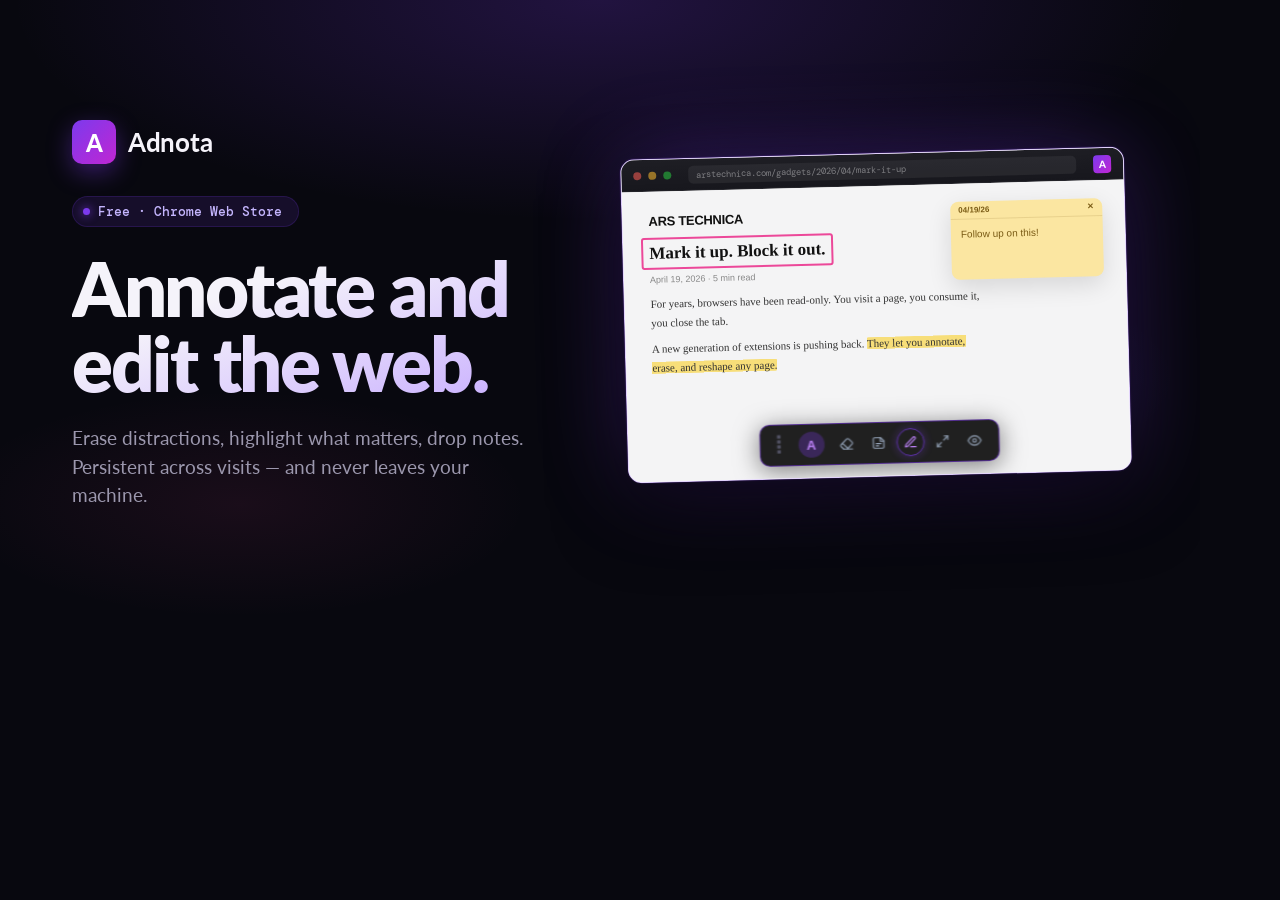
<file: public/og-image.html>
<!DOCTYPE html>
<!--
  OG card — 1200×630.
  Open in a browser at exactly 1200×630 viewport, screenshot, save as
  public/og-image.png. The <meta og:image> and twitter:image in index.html
  both point to /og-image.png.

  Self-contained on purpose: no link to styles.css so nav/grain/scroll
  rules can't leak in. Colors/fonts mirror the live site by hand.
-->
<html lang="en">
<head>
<meta charset="UTF-8">
<title>Adnota OG card — screenshot at 1200×630</title>
<link rel="preconnect" href="https://fonts.googleapis.com">
<link href="https://fonts.googleapis.com/css2?family=Lato:wght@400;700;800;900&family=DM+Mono:wght@400;500&display=swap" rel="stylesheet">
<style>
  *, *::before, *::after { box-sizing: border-box; margin: 0; padding: 0; }

  :root {
    --bg: #08080f;
    --accent: #7c3aed;
    --accent-soft: rgba(124,58,237,0.12);
    --accent-glow: rgba(124,58,237,0.35);
    --border: rgba(124,58,237,0.18);
    --pink: #ec4899;
    --text: #f5f3fa;
    --text-muted: #9b97ad;
    --font-display: 'Lato', sans-serif;
    --font-mono: 'DM Mono', monospace;
  }

  html, body { width: 1200px; height: 630px; overflow: hidden; }
  body {
    background: var(--bg);
    color: var(--text);
    font-family: var(--font-display);
    position: relative;
  }

  /* Match .hero-mesh from styles.css. */
  .mesh {
    position: absolute; inset: 0; pointer-events: none;
    background:
      radial-gradient(ellipse 70% 50% at 50% 0%, rgba(124,58,237,0.22) 0%, transparent 70%),
      radial-gradient(ellipse 40% 30% at 20% 80%, rgba(236,72,153,0.08) 0%, transparent 60%),
      radial-gradient(ellipse 30% 25% at 80% 60%, rgba(59,130,246,0.07) 0%, transparent 60%);
  }

  .card {
    position: relative;
    width: 100%; height: 100%;
    display: grid;
    grid-template-columns: 1fr 1fr;
    align-items: center;
    padding: 64px 72px;
    gap: 48px;
  }

  /* ── LEFT: brand + headline + sub ── */
  .left { display: flex; flex-direction: column; gap: 24px; }

  .brand {
    display: inline-flex; align-items: center; gap: 12px;
    margin-bottom: 8px;
  }
  .brand-mark {
    width: 44px; height: 44px;
    border-radius: 10px;
    background: linear-gradient(135deg, #7c3aed 0%, #c026d3 100%);
    display: grid; place-items: center;
    color: #fff; font-weight: 900; font-size: 24px;
    box-shadow: 0 8px 24px rgba(124,58,237,0.4);
  }
  .brand-name {
    font-size: 26px; font-weight: 700; letter-spacing: -0.01em;
  }

  .badge {
    display: inline-flex; align-items: center; gap: 8px;
    background: var(--accent-soft);
    border: 1px solid var(--border);
    border-radius: 999px;
    padding: 6px 16px 6px 10px;
    font-family: var(--font-mono);
    font-size: 13px; font-weight: 500;
    color: #c4b5fd;
    width: fit-content;
  }
  .badge-dot {
    width: 7px; height: 7px; border-radius: 50%;
    background: var(--accent);
    box-shadow: 0 0 10px var(--accent);
  }

  h1 {
    font-family: var(--font-display);
    font-size: 76px;
    font-weight: 800;
    line-height: 0.98;
    letter-spacing: -0.03em;
    background: linear-gradient(160deg, var(--text) 30%, #c4a8ff 100%);
    -webkit-background-clip: text;
    -webkit-text-fill-color: transparent;
    background-clip: text;
  }

  .sub {
    font-size: 19px;
    line-height: 1.5;
    color: var(--text-muted);
    font-weight: 400;
    max-width: 460px;
  }

  /* ── RIGHT: browser mockup snapshot ── */
  .right { display: flex; align-items: center; justify-content: center; }

  .browser {
    width: 100%;
    max-width: 520px;
    border-radius: 14px;
    overflow: hidden;
    border: 1px solid rgba(124,58,237,0.25);
    box-shadow:
      0 30px 70px rgba(0,0,0,0.55),
      0 0 90px -10px rgba(124,58,237,0.45),
      0 0 0 1px rgba(124,58,237,0.12);
    background: #fff;
    transform: rotate(-1.5deg);
  }

  .b-chrome {
    background: linear-gradient(180deg, #1e1e24 0%, #17171d 100%);
    height: 32px;
    display: flex; align-items: center;
    padding: 0 12px; gap: 7px;
    border-bottom: 1px solid rgba(255,255,255,0.04);
  }
  .b-dot { width: 8px; height: 8px; border-radius: 50%; opacity: 0.55; }
  .b-red { background: #ff5f57; }
  .b-amber { background: #febc2e; }
  .b-green { background: #28c840; }
  .b-bar {
    flex: 1; margin: 0 10px;
    background: rgba(255,255,255,0.06);
    border-radius: 5px;
    height: 18px;
    display: flex; align-items: center;
    padding: 0 8px;
    font-family: var(--font-mono);
    font-size: 9px;
    color: rgba(255,255,255,0.4);
  }
  .b-chip {
    width: 18px; height: 18px;
    border-radius: 4px;
    background: linear-gradient(135deg, #7c3aed 0%, #c026d3 100%);
    display: grid; place-items: center;
    color: #fff; font-weight: 900; font-size: 10px;
  }

  .b-body {
    background: #f4f4f5;
    padding: 22px 26px 20px;
    position: relative;
    min-height: 290px;
    font-family: Georgia, serif;
    color: #1a1a1a;
  }

  .article {
    max-width: 340px;
    position: relative;
  }
  .a-site {
    font-family: 'Arial Black', sans-serif;
    font-size: 13px; font-weight: 900;
    color: #111;
    margin-bottom: 12px;
    letter-spacing: -0.3px;
  }
  .a-h1 {
    font-size: 17px; font-weight: 700;
    color: #111; line-height: 1.3;
    margin-bottom: 8px;
    position: relative;
    display: inline-block;
    padding: 2px 6px;
    margin-left: -6px;
  }
  /* Pink rect annotation around the h1 — mirrors .anno-rect end state. */
  .a-h1::after {
    content: '';
    position: absolute; inset: -3px -2px;
    border: 2px solid var(--pink);
    border-radius: 3px;
    pointer-events: none;
  }
  .a-byline {
    font-size: 9px; color: #888;
    margin-bottom: 10px;
    font-family: Arial, sans-serif;
  }
  .a-p {
    font-size: 11px; line-height: 1.7;
    color: #333; margin-bottom: 8px;
  }
  /* Yellow highlight — matches .anno-highlight.visible */
  .a-mark { background: rgba(250, 204, 21, 0.55); border-radius: 2px; }

  /* Sticky note in the upper right of the body, mirroring .anno-sticky. */
  .sticky {
    position: absolute;
    top: 18px; right: 22px;
    width: 152px; min-height: 78px;
    background: #FBE6A1;
    color: #7A5B15;
    border-radius: 8px;
    box-shadow: 0 8px 24px rgba(0, 0, 0, 0.12);
    font-family: -apple-system, BlinkMacSystemFont, "Segoe UI", Roboto, Helvetica, Arial, sans-serif;
    overflow: hidden;
  }
  .sticky-head {
    height: 18px;
    display: flex; align-items: center; justify-content: space-between;
    padding: 0 8px;
    border-bottom: 1px solid rgba(122, 91, 21, 0.15);
    font-size: 8px; font-weight: 600;
  }
  .sticky-body {
    padding: 8px 10px;
    font-size: 10px; font-weight: 500;
    line-height: 1.35;
  }

  /* Dock — mirrors #vellum-dock from demo.css. Marker tool shown active
     since the snapshot is the "Highlight and Paint" end state, so the
     accent variables resolve to the highlight (purple) palette. */
  .dock {
    position: absolute;
    bottom: 12px; left: 50%;
    transform: translateX(-50%);
    display: flex; align-items: center;
    padding: 6px 10px;
    min-height: 42px;
    background: rgba(15, 15, 15, 0.92);
    border: 1px solid rgba(124, 58, 237, 0.55); /* highlight accent */
    border-radius: 10px;
    box-shadow: 0 4px 24px rgba(0, 0, 0, 0.5);
    backdrop-filter: blur(8px);
    font-family: -apple-system, BlinkMacSystemFont, "Segoe UI", Roboto, sans-serif;
  }
  .dock-drag {
    color: #525264;
    font-size: 18px;
    letter-spacing: -1.5px;
    font-weight: bold;
    margin-right: 8px;
    margin-bottom: 5px;
    padding: 0 4px;
  }
  .dock-logo {
    display: inline-flex; align-items: center; justify-content: center;
    width: 26px; height: 26px;
    border-radius: 50%;
    background: rgba(124, 58, 237, 0.28);
    color: #c084fc;
    font-weight: 700; font-size: 13px;
    letter-spacing: -0.5px;
    flex-shrink: 0;
  }
  .dock-tools {
    display: inline-flex; align-items: center; gap: 4px;
    margin-left: 8px;
  }
  .dock-tool {
    display: inline-flex; align-items: center; justify-content: center;
    width: 28px; height: 28px;
    border: 1px solid transparent;
    border-radius: 50%;
    background: transparent;
  }
  .dock-tool svg {
    width: 14px; height: 14px;
    fill: none;
    stroke: #94a3b8;
    stroke-width: 2;
    stroke-linecap: round;
    stroke-linejoin: round;
  }
  /* Active marker — purple ring + glow, icon switches to purple. */
  .dock-tool.active {
    border-color: rgba(124, 58, 237, 0.7);
    box-shadow: 0 0 8px rgba(124, 58, 237, 0.3);
  }
  .dock-tool.active svg { stroke: #c084fc; }

  /* ── helper: visible 1200×630 frame in dev (remove for screenshot) ── */
  /* Uncomment to verify size when capturing manually. */
  /* body { outline: 2px dashed #f0f; } */
</style>
</head>
<body>
  <div class="mesh"></div>
  <div class="card">

    <div class="left">
      <div class="brand">
        <div class="brand-mark">A</div>
        <div class="brand-name">Adnota</div>
      </div>

      <div class="badge">
        <span class="badge-dot"></span>
        Free · Chrome Web Store
      </div>

      <h1>Annotate and<br>edit the web.</h1>

      <p class="sub">
        Erase distractions, highlight what matters, drop notes.
        Persistent across visits — and never leaves your machine.
      </p>
    </div>

    <div class="right">
      <div class="browser">
        <div class="b-chrome">
          <span class="b-dot b-red"></span>
          <span class="b-dot b-amber"></span>
          <span class="b-dot b-green"></span>
          <div class="b-bar">arstechnica.com/gadgets/2026/04/mark-it-up</div>
          <div class="b-chip">A</div>
        </div>
        <div class="b-body">
          <div class="article">
            <div class="a-site">ARS TECHNICA</div>
            <div class="a-h1">Mark it up. Block it out.</div>
            <div class="a-byline">April 19, 2026 · 5 min read</div>
            <p class="a-p">For years, browsers have been read-only. You visit a page, you consume it, you close the tab.</p>
            <p class="a-p">A new generation of extensions is pushing back. <span class="a-mark">They let you annotate, erase, and reshape any page.</span></p>
          </div>

          <div class="sticky">
            <div class="sticky-head">
              <span>04/19/26</span>
              <span>✕</span>
            </div>
            <div class="sticky-body">Follow up on this!</div>
          </div>

          <div class="dock">
            <span class="dock-drag">⡇</span>
            <div class="dock-logo">A</div>
            <div class="dock-tools">
              <div class="dock-tool" title="eraser">
                <svg viewBox="0 0 24 24"><path d="m7 21-4.3-4.3c-1-1-1-2.5 0-3.4l9.6-9.6c1-1 2.5-1 3.4 0l5.6 5.6c1 1 1 2.5 0 3.4L13 21"/><path d="M22 21H7"/><path d="m5 11 9 9"/></svg>
              </div>
              <div class="dock-tool" title="sticky">
                <svg viewBox="0 0 24 24"><path d="M15.5 3H5a2 2 0 0 0-2 2v14c0 1.1.9 2 2 2h14a2 2 0 0 0 2-2V8.5L15.5 3z"/><polyline points="15 3 15 9 21 9"/><line x1="8" y1="13" x2="16" y2="13"/><line x1="8" y1="17" x2="12" y2="17"/></svg>
              </div>
              <div class="dock-tool active" title="marker">
                <svg viewBox="0 0 24 24"><path d="M12 20h9"/><path d="M16.5 3.5a2.121 2.121 0 0 1 3 3L7 19l-4 1 1-4L16.5 3.5z"/></svg>
              </div>
              <div class="dock-tool" title="resizer">
                <svg viewBox="0 0 24 24"><path d="M15 3h6v6"/><path d="M9 21H3v-6"/><path d="M21 3l-7 7"/><path d="M3 21l7-7"/></svg>
              </div>
              <div class="dock-tool" title="vis">
                <svg viewBox="0 0 24 24"><path d="M1 12s4-8 11-8 11 8 11 8-4 8-11 8-11-8-11-8z"/><circle cx="12" cy="12" r="3"/></svg>
              </div>
            </div>
          </div>
        </div>
      </div>
    </div>

  </div>
</body>
</html>
</file>
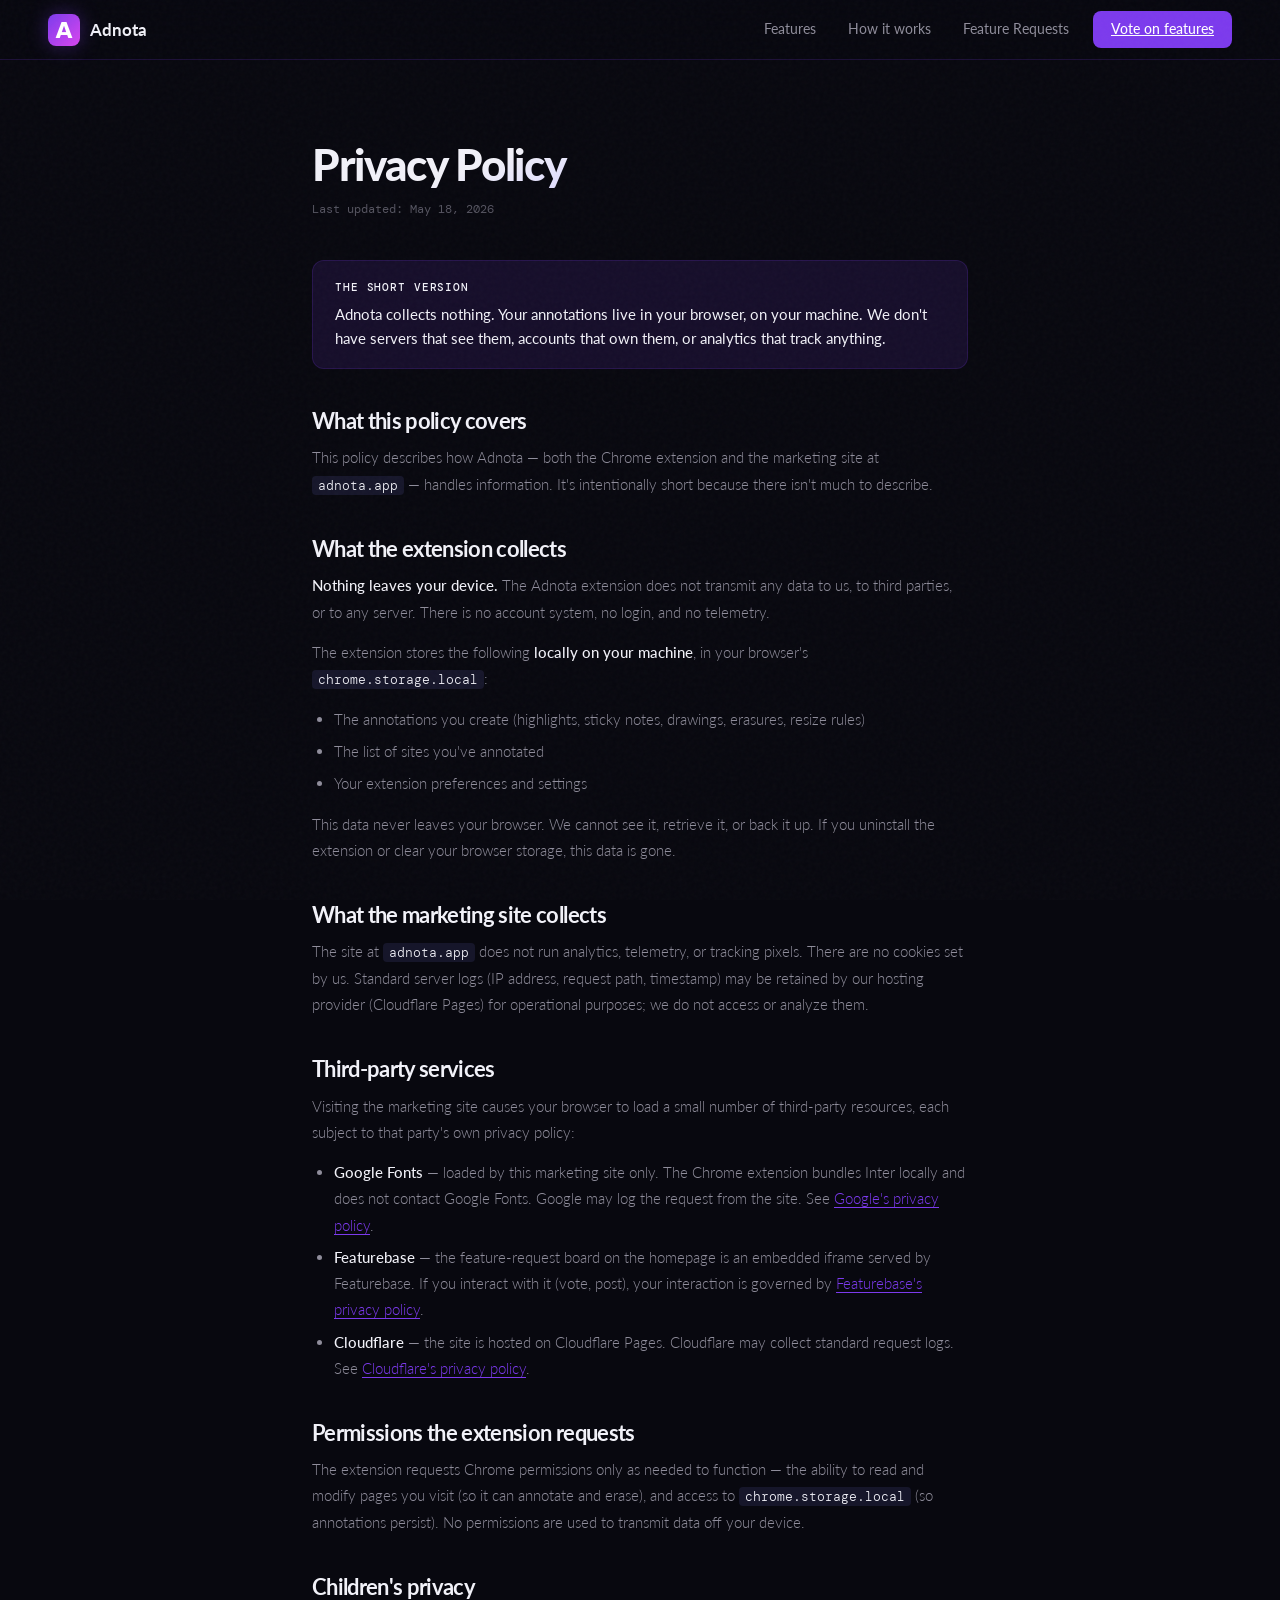
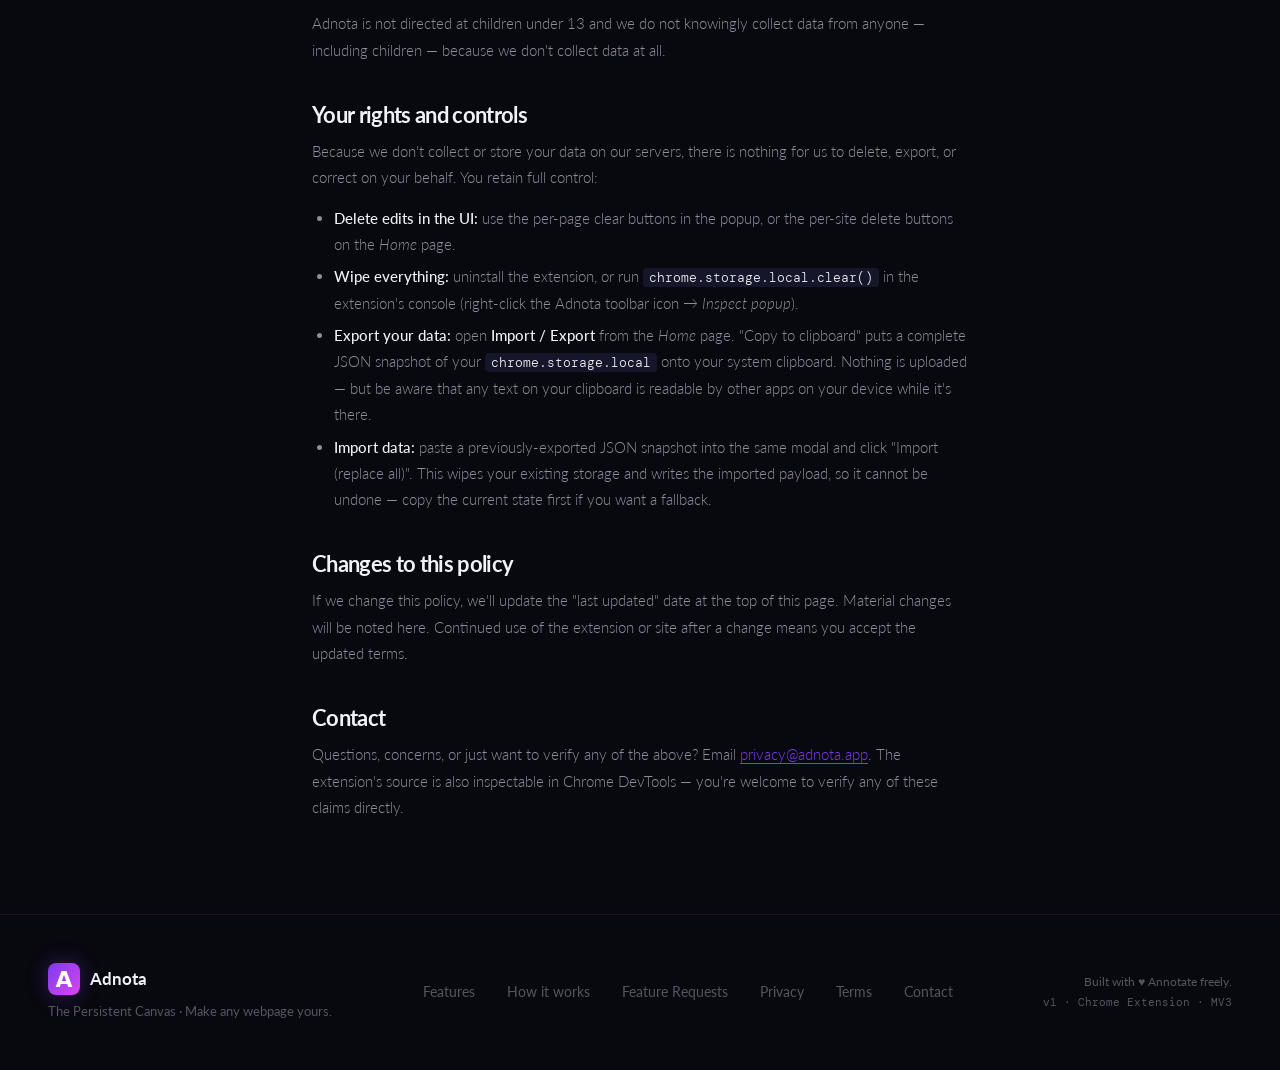
<file: public/privacy.html>
<!DOCTYPE html>
<html lang="en">
<head>

<meta charset="UTF-8">
<meta name="viewport" content="width=device-width, initial-scale=1.0">
<title>Privacy Policy — Adnota</title>
<meta name="description" content="Adnota's privacy policy. The short version: we collect nothing. Your annotations stay in your browser, on your machine.">
<meta name="theme-color" content="#08080f">

<link rel="icon" type="image/svg+xml" href="favicon.svg">
<link rel="canonical" href="https://adnota.app/privacy">

<link rel="preconnect" href="https://fonts.googleapis.com">
<link href="https://fonts.googleapis.com/css2?family=Lato:wght@300;400;700;900&family=DM+Mono:wght@400;500&display=swap" rel="stylesheet">
<link rel="stylesheet" href="styles.css">

<style>
  .doc-page {
    max-width: 720px;
    margin: 0 auto;
    padding: 140px 32px 80px;
  }
  .doc-page h1 {
    font-family: var(--font-display);
    font-weight: 900;
    font-size: 44px;
    line-height: 1.1;
    margin-bottom: 12px;
  }
  .doc-meta {
    font-family: var(--font-mono);
    font-size: 12px;
    color: var(--text-dim);
    margin-bottom: 40px;
  }
  .doc-tldr {
    background: var(--accent-soft);
    border: 1px solid var(--border);
    border-radius: 12px;
    padding: 18px 22px;
    margin-bottom: 40px;
    color: var(--text);
    font-size: 15px;
    line-height: 1.6;
  }
  .doc-tldr strong {
    font-family: var(--font-mono);
    font-size: 11px;
    text-transform: uppercase;
    letter-spacing: 0.08em;
    color: var(--accent);
    display: block;
    margin-bottom: 6px;
  }
  .doc-page h2 {
    font-family: var(--font-display);
    font-weight: 700;
    font-size: 22px;
    margin-top: 40px;
    margin-bottom: 12px;
    color: var(--text);
  }
  .doc-page p, .doc-page li {
    color: var(--text-muted);
    font-size: 15px;
    line-height: 1.75;
    font-weight: 300;
  }
  .doc-page p { margin-bottom: 14px; }
  .doc-page ul { padding-left: 22px; margin-bottom: 14px; }
  .doc-page li { margin-bottom: 6px; }
  .doc-page a { color: var(--accent); text-decoration: underline; text-underline-offset: 3px; }
  .doc-page code {
    font-family: var(--font-mono);
    font-size: 13px;
    background: var(--surface2);
    padding: 1px 6px;
    border-radius: 4px;
    color: var(--text);
  }
  .doc-page strong { color: var(--text); font-weight: 500; }
</style>

</head>
<body style="font-family: Lato;">

<!-- NAV -->
<nav>
  <a href="/" class="nav-logo">
    <img class="logo-mark" src="favicon.svg" alt="Adnota">
    <span>Adnota</span>
  </a>
  <div class="nav-cluster">
    <div class="nav-links" id="nav-links">
      <a href="/#features">Features</a>
      <a href="/#how">How it works</a>
      <a href="/#requests">Feature Requests</a>
    </div>
    <a href="/#requests" class="nav-cta">Vote on features</a>
    <button type="button" class="nav-toggle" aria-label="Toggle menu" aria-expanded="false" aria-controls="nav-links">
      <span></span><span></span><span></span>
    </button>
  </div>
</nav>

<main class="doc-page">

  <h1>Privacy Policy</h1>
  <div class="doc-meta">Last updated: May 18, 2026</div>

  <div class="doc-tldr">
    <strong>The short version</strong>
    Adnota collects nothing. Your annotations live in your browser, on your machine. We don't have servers that see them, accounts that own them, or analytics that track anything.
  </div>

  <h2>What this policy covers</h2>
  <p>This policy describes how Adnota — both the Chrome extension and the marketing site at <code>adnota.app</code> — handles information. It's intentionally short because there isn't much to describe.</p>

  <h2>What the extension collects</h2>
  <p><strong>Nothing leaves your device.</strong> The Adnota extension does not transmit any data to us, to third parties, or to any server. There is no account system, no login, and no telemetry.</p>
  <p>The extension stores the following <strong>locally on your machine</strong>, in your browser's <code>chrome.storage.local</code>:</p>
  <ul>
    <li>The annotations you create (highlights, sticky notes, drawings, erasures, resize rules)</li>
    <li>The list of sites you've annotated</li>
    <li>Your extension preferences and settings</li>
  </ul>
  <p>This data never leaves your browser. We cannot see it, retrieve it, or back it up. If you uninstall the extension or clear your browser storage, this data is gone.</p>

  <h2>What the marketing site collects</h2>
  <p>The site at <code>adnota.app</code> does not run analytics, telemetry, or tracking pixels. There are no cookies set by us. Standard server logs (IP address, request path, timestamp) may be retained by our hosting provider (Cloudflare Pages) for operational purposes; we do not access or analyze them.</p>

  <h2>Third-party services</h2>
  <p>Visiting the marketing site causes your browser to load a small number of third-party resources, each subject to that party's own privacy policy:</p>
  <ul>
    <li><strong>Google Fonts</strong> — loaded by this marketing site only. The Chrome extension bundles Inter locally and does not contact Google Fonts. Google may log the request from the site. See <a href="https://policies.google.com/privacy">Google's privacy policy</a>.</li>
    <li><strong>Featurebase</strong> — the feature-request board on the homepage is an embedded iframe served by Featurebase. If you interact with it (vote, post), your interaction is governed by <a href="https://featurebase.app/privacy">Featurebase's privacy policy</a>.</li>
    <li><strong>Cloudflare</strong> — the site is hosted on Cloudflare Pages. Cloudflare may collect standard request logs. See <a href="https://www.cloudflare.com/privacypolicy/">Cloudflare's privacy policy</a>.</li>
  </ul>

  <h2>Permissions the extension requests</h2>
  <p>The extension requests Chrome permissions only as needed to function — the ability to read and modify pages you visit (so it can annotate and erase), and access to <code>chrome.storage.local</code> (so annotations persist). No permissions are used to transmit data off your device.</p>

  <h2>Children's privacy</h2>
  <p>Adnota is not directed at children under 13 and we do not knowingly collect data from anyone — including children — because we don't collect data at all.</p>

  <h2>Your rights and controls</h2>
  <p>Because we don't collect or store your data on our servers, there is nothing for us to delete, export, or correct on your behalf. You retain full control:</p>
  <ul>
    <li><strong>Delete edits in the UI:</strong> use the per-page clear buttons in the popup, or the per-site delete buttons on the <em>Home</em> page.</li>
    <li><strong>Wipe everything:</strong> uninstall the extension, or run <code>chrome.storage.local.clear()</code> in the extension's console (right-click the Adnota toolbar icon → <em>Inspect popup</em>).</li>
    <li><strong>Export your data:</strong> open <strong>Import / Export</strong> from the <em>Home</em> page. "Copy to clipboard" puts a complete JSON snapshot of your <code>chrome.storage.local</code> onto your system clipboard. Nothing is uploaded — but be aware that any text on your clipboard is readable by other apps on your device while it's there.</li>
    <li><strong>Import data:</strong> paste a previously-exported JSON snapshot into the same modal and click "Import (replace all)". This wipes your existing storage and writes the imported payload, so it cannot be undone — copy the current state first if you want a fallback.</li>
  </ul>

  <h2>Changes to this policy</h2>
  <p>If we change this policy, we'll update the "last updated" date at the top of this page. Material changes will be noted here. Continued use of the extension or site after a change means you accept the updated terms.</p>

  <h2>Contact</h2>
  <p>Questions, concerns, or just want to verify any of the above? Email <a href="mailto:privacy@adnota.app">privacy@adnota.app</a>. The extension's source is also inspectable in Chrome DevTools — you're welcome to verify any of these claims directly.</p>

</main>

<!-- FOOTER -->
<footer>
  <div>
    <div class="footer-logo">
      <img class="logo-mark" src="favicon.svg" alt="Adnota">
      <span style="font-family:var(--font-display);font-weight:700;font-size:17px;">Adnota</span>
    </div>
    <div class="footer-tagline">The Persistent Canvas · Make any webpage yours.</div>
  </div>
  <div class="footer-links">
    <a href="/#features">Features</a>
    <a href="/#how">How it works</a>
    <a href="/#requests">Feature Requests</a>
    <a href="/privacy.html">Privacy</a>
    <a href="/terms.html">Terms</a>
    <a href="mailto:hello@adnota.app">Contact</a>
  </div>
  <div class="footer-note">
    Built with ♥ Annotate freely.<br>
    <span style="font-family:var(--font-mono);font-size:11px;color:var(--text-dim);">v1 · Chrome Extension · MV3</span>
  </div>
</footer>

<script src="main.js"></script>
</body>
</html>
</file>
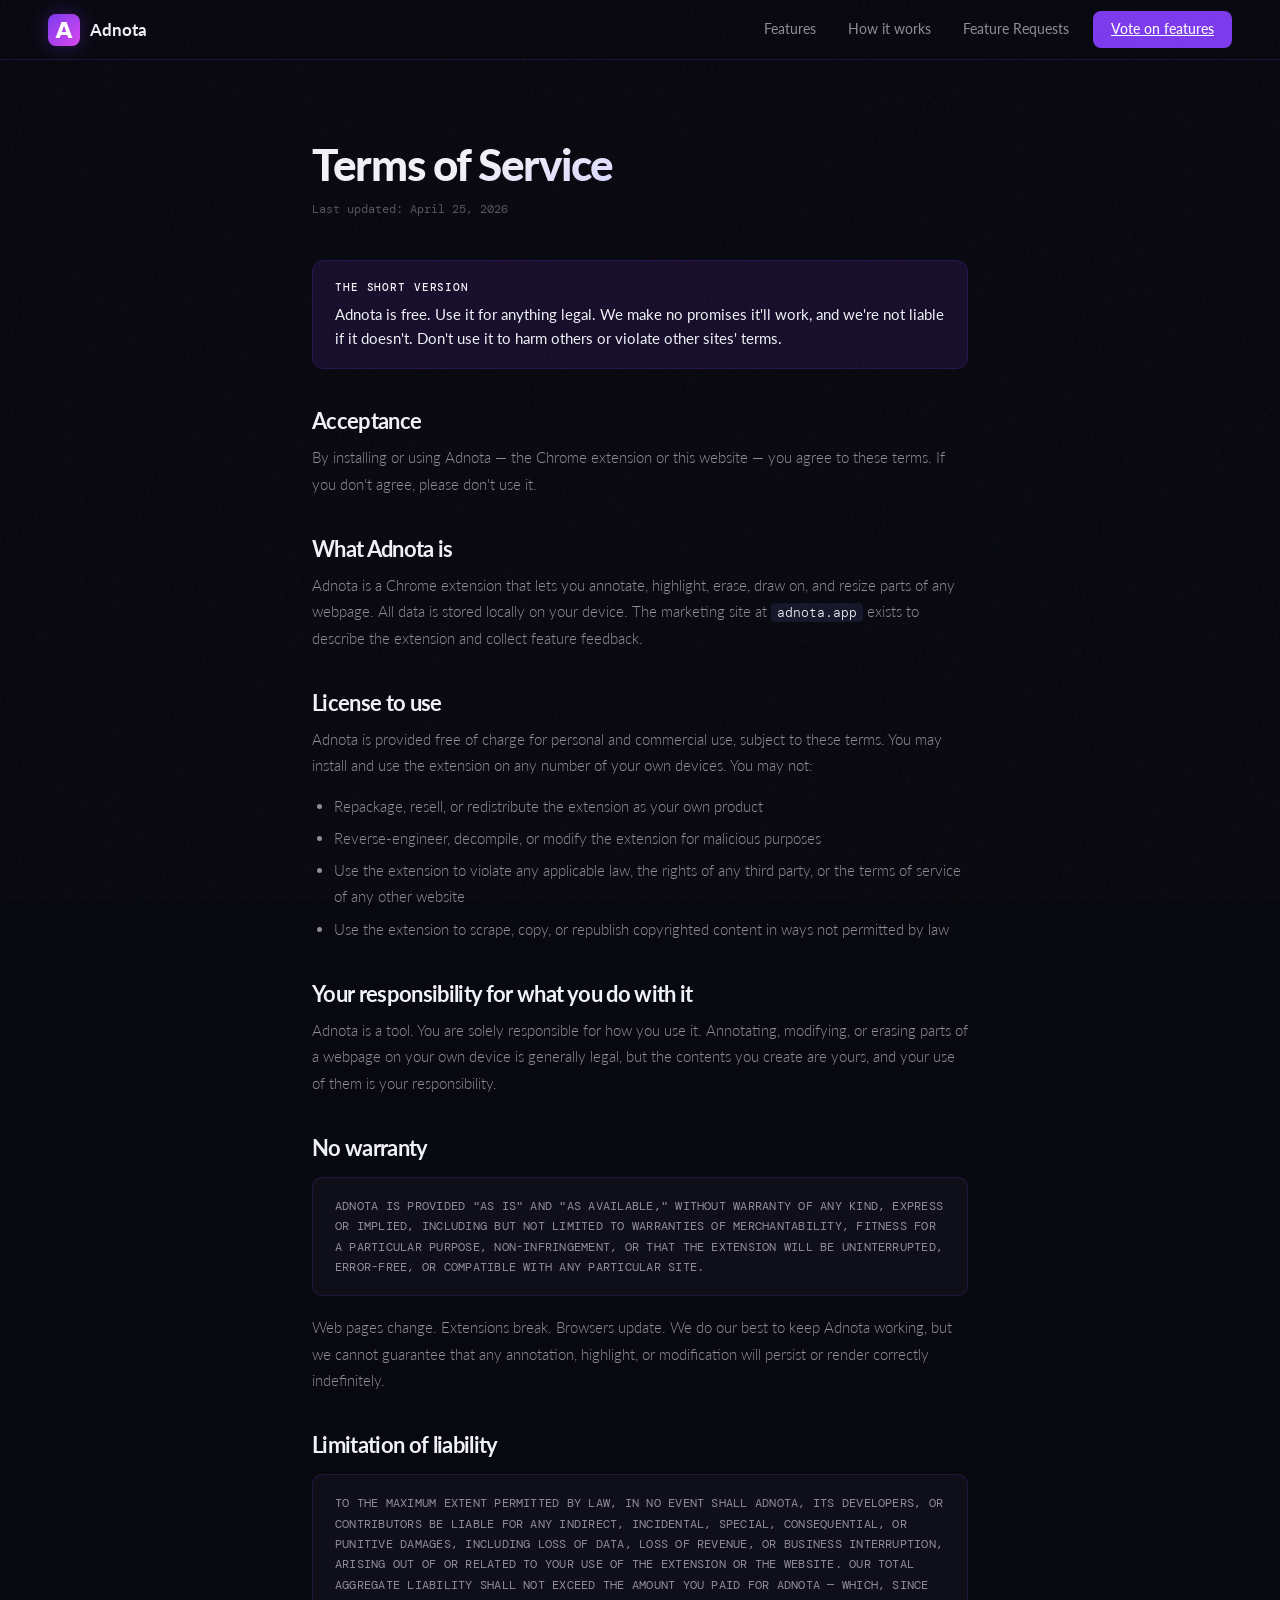
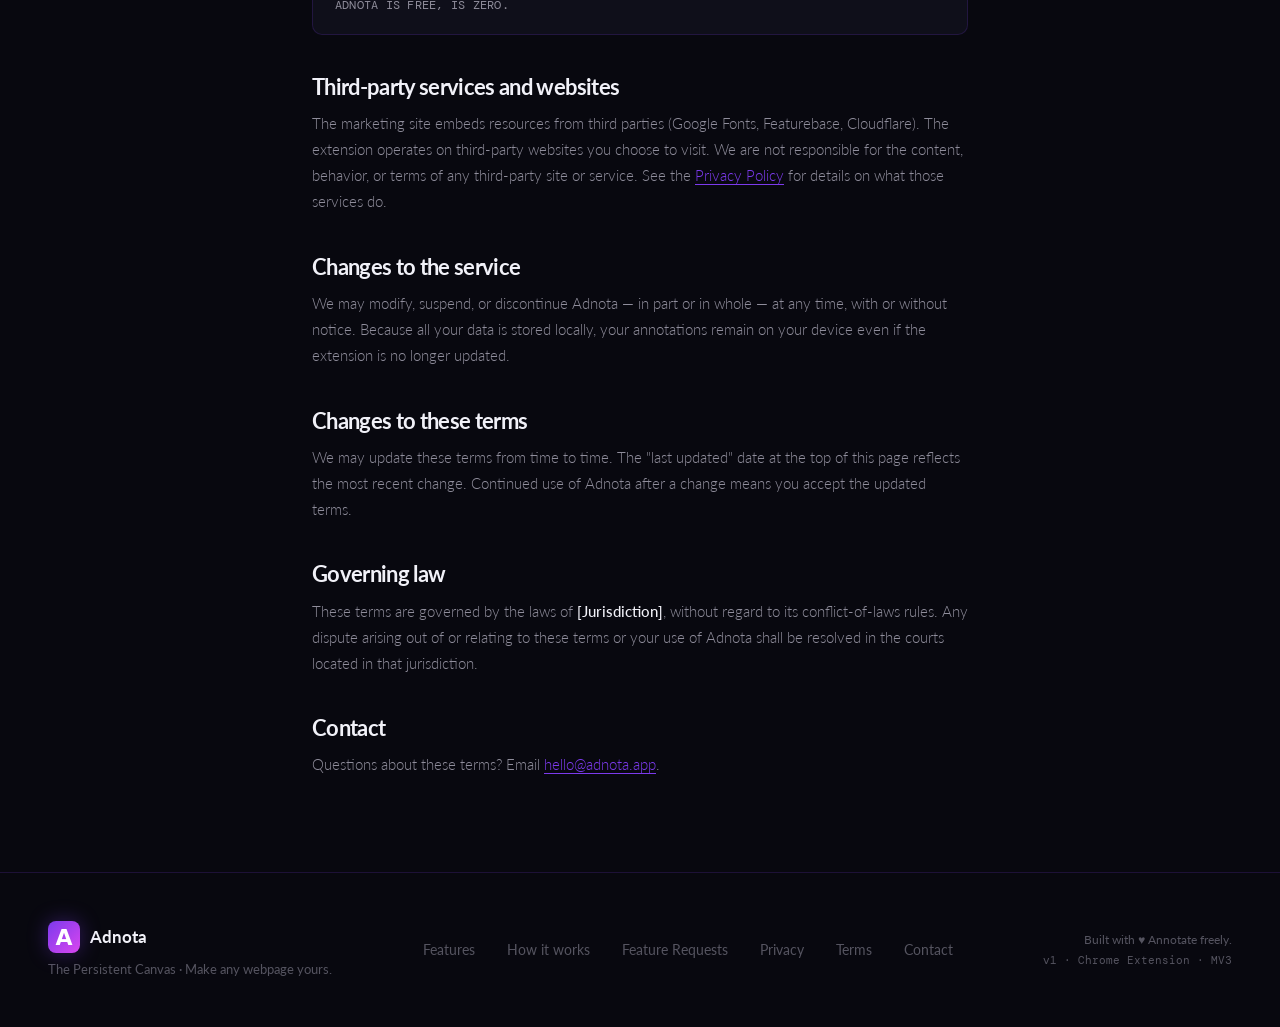
<file: public/terms.html>
<!DOCTYPE html>
<html lang="en">
<head>

<meta charset="UTF-8">
<meta name="viewport" content="width=device-width, initial-scale=1.0">
<title>Terms of Service — Adnota</title>
<meta name="description" content="The terms governing use of Adnota — provided as-is, free for personal and commercial use, no warranties.">
<meta name="theme-color" content="#08080f">

<link rel="icon" type="image/svg+xml" href="favicon.svg">
<link rel="canonical" href="https://adnota.app/terms">

<link rel="preconnect" href="https://fonts.googleapis.com">
<link href="https://fonts.googleapis.com/css2?family=Lato:wght@300;400;700;900&family=DM+Mono:wght@400;500&display=swap" rel="stylesheet">
<link rel="stylesheet" href="styles.css">

<style>
  .doc-page {
    max-width: 720px;
    margin: 0 auto;
    padding: 140px 32px 80px;
  }
  .doc-page h1 {
    font-family: var(--font-display);
    font-weight: 900;
    font-size: 44px;
    line-height: 1.1;
    margin-bottom: 12px;
  }
  .doc-meta {
    font-family: var(--font-mono);
    font-size: 12px;
    color: var(--text-dim);
    margin-bottom: 40px;
  }
  .doc-tldr {
    background: var(--accent-soft);
    border: 1px solid var(--border);
    border-radius: 12px;
    padding: 18px 22px;
    margin-bottom: 40px;
    color: var(--text);
    font-size: 15px;
    line-height: 1.6;
  }
  .doc-tldr strong {
    font-family: var(--font-mono);
    font-size: 11px;
    text-transform: uppercase;
    letter-spacing: 0.08em;
    color: var(--accent);
    display: block;
    margin-bottom: 6px;
  }
  .doc-page h2 {
    font-family: var(--font-display);
    font-weight: 700;
    font-size: 22px;
    margin-top: 40px;
    margin-bottom: 12px;
    color: var(--text);
  }
  .doc-page p, .doc-page li {
    color: var(--text-muted);
    font-size: 15px;
    line-height: 1.75;
    font-weight: 300;
  }
  .doc-page p { margin-bottom: 14px; }
  .doc-page ul { padding-left: 22px; margin-bottom: 14px; }
  .doc-page li { margin-bottom: 6px; }
  .doc-page a { color: var(--accent); text-decoration: underline; text-underline-offset: 3px; }
  .doc-page code {
    font-family: var(--font-mono);
    font-size: 13px;
    background: var(--surface2);
    padding: 1px 6px;
    border-radius: 4px;
    color: var(--text);
  }
  .doc-page strong { color: var(--text); font-weight: 500; }
  .doc-allcaps {
    font-family: var(--font-mono);
    font-size: 12px;
    line-height: 1.7;
    color: var(--text-muted);
    background: var(--surface);
    border: 1px solid var(--border);
    border-radius: 10px;
    padding: 18px 22px;
    margin: 18px 0;
    text-transform: uppercase;
    letter-spacing: 0.02em;
  }
</style>

</head>
<body style="font-family: Lato;">

<!-- NAV -->
<nav>
  <a href="/" class="nav-logo">
    <img class="logo-mark" src="favicon.svg" alt="Adnota">
    <span>Adnota</span>
  </a>
  <div class="nav-cluster">
    <div class="nav-links" id="nav-links">
      <a href="/#features">Features</a>
      <a href="/#how">How it works</a>
      <a href="/#requests">Feature Requests</a>
    </div>
    <a href="/#requests" class="nav-cta">Vote on features</a>
    <button type="button" class="nav-toggle" aria-label="Toggle menu" aria-expanded="false" aria-controls="nav-links">
      <span></span><span></span><span></span>
    </button>
  </div>
</nav>

<main class="doc-page">

  <h1>Terms of Service</h1>
  <div class="doc-meta">Last updated: April 25, 2026</div>

  <div class="doc-tldr">
    <strong>The short version</strong>
    Adnota is free. Use it for anything legal. We make no promises it'll work, and we're not liable if it doesn't. Don't use it to harm others or violate other sites' terms.
  </div>

  <h2>Acceptance</h2>
  <p>By installing or using Adnota — the Chrome extension or this website — you agree to these terms. If you don't agree, please don't use it.</p>

  <h2>What Adnota is</h2>
  <p>Adnota is a Chrome extension that lets you annotate, highlight, erase, draw on, and resize parts of any webpage. All data is stored locally on your device. The marketing site at <code>adnota.app</code> exists to describe the extension and collect feature feedback.</p>

  <h2>License to use</h2>
  <p>Adnota is provided free of charge for personal and commercial use, subject to these terms. You may install and use the extension on any number of your own devices. You may not:</p>
  <ul>
    <li>Repackage, resell, or redistribute the extension as your own product</li>
    <li>Reverse-engineer, decompile, or modify the extension for malicious purposes</li>
    <li>Use the extension to violate any applicable law, the rights of any third party, or the terms of service of any other website</li>
    <li>Use the extension to scrape, copy, or republish copyrighted content in ways not permitted by law</li>
  </ul>

  <h2>Your responsibility for what you do with it</h2>
  <p>Adnota is a tool. You are solely responsible for how you use it. Annotating, modifying, or erasing parts of a webpage on your own device is generally legal, but the contents you create are yours, and your use of them is your responsibility.</p>

  <h2>No warranty</h2>
  <div class="doc-allcaps">
    Adnota is provided "as is" and "as available," without warranty of any kind, express or implied, including but not limited to warranties of merchantability, fitness for a particular purpose, non-infringement, or that the extension will be uninterrupted, error-free, or compatible with any particular site.
  </div>
  <p>Web pages change. Extensions break. Browsers update. We do our best to keep Adnota working, but we cannot guarantee that any annotation, highlight, or modification will persist or render correctly indefinitely.</p>

  <h2>Limitation of liability</h2>
  <div class="doc-allcaps">
    To the maximum extent permitted by law, in no event shall Adnota, its developers, or contributors be liable for any indirect, incidental, special, consequential, or punitive damages, including loss of data, loss of revenue, or business interruption, arising out of or related to your use of the extension or the website. Our total aggregate liability shall not exceed the amount you paid for Adnota — which, since Adnota is free, is zero.
  </div>

  <h2>Third-party services and websites</h2>
  <p>The marketing site embeds resources from third parties (Google Fonts, Featurebase, Cloudflare). The extension operates on third-party websites you choose to visit. We are not responsible for the content, behavior, or terms of any third-party site or service. See the <a href="/privacy.html">Privacy Policy</a> for details on what those services do.</p>

  <h2>Changes to the service</h2>
  <p>We may modify, suspend, or discontinue Adnota — in part or in whole — at any time, with or without notice. Because all your data is stored locally, your annotations remain on your device even if the extension is no longer updated.</p>

  <h2>Changes to these terms</h2>
  <p>We may update these terms from time to time. The "last updated" date at the top of this page reflects the most recent change. Continued use of Adnota after a change means you accept the updated terms.</p>

  <h2>Governing law</h2>
  <p>These terms are governed by the laws of <strong>[Jurisdiction]</strong>, without regard to its conflict-of-laws rules. Any dispute arising out of or relating to these terms or your use of Adnota shall be resolved in the courts located in that jurisdiction.</p>

  <h2>Contact</h2>
  <p>Questions about these terms? Email <a href="mailto:hello@adnota.app">hello@adnota.app</a>.</p>

</main>

<!-- FOOTER -->
<footer>
  <div>
    <div class="footer-logo">
      <img class="logo-mark" src="favicon.svg" alt="Adnota">
      <span style="font-family:var(--font-display);font-weight:700;font-size:17px;">Adnota</span>
    </div>
    <div class="footer-tagline">The Persistent Canvas · Make any webpage yours.</div>
  </div>
  <div class="footer-links">
    <a href="/#features">Features</a>
    <a href="/#how">How it works</a>
    <a href="/#requests">Feature Requests</a>
    <a href="/privacy.html">Privacy</a>
    <a href="/terms.html">Terms</a>
    <a href="mailto:hello@adnota.app">Contact</a>
  </div>
  <div class="footer-note">
    Built with ♥ Annotate freely.<br>
    <span style="font-family:var(--font-mono);font-size:11px;color:var(--text-dim);">v1 · Chrome Extension · MV3</span>
  </div>
</footer>

<script src="main.js"></script>
</body>
</html>
</file>
<file: styles.css>
:root {
  --bg: #08080f;
  --surface: #0f0f1a;
  --surface2: #16162a;
  --border: rgba(124,58,237,0.18);
  --accent: #7c3aed;
  --accent-glow: rgba(124,58,237,0.35);
  --accent-soft: rgba(124,58,237,0.12);
  --red: #e74c3c; --red-soft: rgba(231,76,60,0.12);
  --amber: #f59e0b; --amber-soft: rgba(245,158,11,0.12);
  --blue: #3b82f6; --blue-soft: rgba(59,130,246,0.12);
  --green: #22c55e; --green-soft: rgba(34,197,94,0.12);
  --pink: #ec4899; --pink-soft: rgba(236,72,153,0.12);
  --text: oklch(0.96 0.01 290);
  --text-muted: oklch(0.65 0.02 290);
  --text-dim: oklch(0.45 0.02 290);
  --font-display: 'Lato', sans-serif;
  --font-body: 'Lato', sans-serif;
  --font-mono: 'DM Mono', monospace;
  --r: 12px;
}

*, *::before, *::after { box-sizing: border-box; margin: 0; padding: 0; }

html { scroll-behavior: smooth; }

body {
  background: var(--bg);
  color: var(--text);
  font-family: var(--font-body);
  font-size: 16px;
  line-height: 1.6;
  overflow-x: hidden;
}

/* ── GRAIN OVERLAY ── */
body::before {
  content: '';
  position: fixed; inset: 0;
  background-image: url("data:image/svg+xml,%3Csvg viewBox='0 0 256 256' xmlns='http://www.w3.org/2000/svg'%3E%3Cfilter id='n'%3E%3CfeTurbulence type='fractalNoise' baseFrequency='0.9' numOctaves='4' stitchTiles='stitch'/%3E%3C/filter%3E%3Crect width='100%25' height='100%25' filter='url(%23n)' opacity='1'/%3E%3C/svg%3E");
  opacity: 0.028;
  pointer-events: none;
  z-index: 9999;
}

/* ── NAV ── */
nav {
  position: fixed; top: 0; left: 0; right: 0; z-index: 100;
  display: flex; align-items: center; justify-content: space-between;
  padding: 0 48px;
  height: 60px;
  background: rgba(8,8,15,0.8);
  backdrop-filter: blur(20px);
  border-bottom: 1px solid var(--border);
}

.nav-logo {
  display: flex; align-items: center; gap: 10px;
  text-decoration: none;
}

.logo-mark {
  width: 32px; height: 32px;
  background: linear-gradient(135deg, var(--accent), oklch(0.55 0.25 315));
  border-radius: 9px;
  display: grid; place-items: center;
  font-family: 'Lato', sans-serif;
  font-weight: 900;
  font-size: 18px;
  color: white;
  box-shadow: 0 0 20px var(--accent-glow);
  letter-spacing: -0.5px;
  position: relative;
  overflow: visible;
}

.nav-logo span {
  font-family: var(--font-display);
  font-weight: 700; font-size: 17px;
  color: var(--text);
}

.nav-links {
  display: flex; align-items: center; gap: 32px;
}

.nav-links a {
  color: var(--text-muted);
  text-decoration: none;
  font-size: 14px;
  transition: color 0.2s;
}
.nav-links a:hover { color: var(--text); }

.nav-cta {
  background: var(--accent);
  color: white !important;
  padding: 7px 18px;
  border-radius: 8px;
  font-weight: 500;
  font-size: 14px !important;
  transition: background 0.2s, box-shadow 0.2s !important;
}
.nav-cta:hover {
  background: oklch(0.58 0.22 290) !important;
  box-shadow: 0 0 20px var(--accent-glow) !important;
}

/* ── HERO ── */
.hero {
  min-height: 100vh;
  display: flex; flex-direction: column; align-items: center; justify-content: center;
  padding: 120px 48px 80px;
  position: relative; overflow: hidden;
  text-align: center;
}

.hero-mesh {
  position: absolute; inset: 0; pointer-events: none;
  background:
    radial-gradient(ellipse 70% 50% at 50% 0%, rgba(124,58,237,0.22) 0%, transparent 70%),
    radial-gradient(ellipse 40% 30% at 20% 80%, rgba(236,72,153,0.08) 0%, transparent 60%),
    radial-gradient(ellipse 30% 25% at 80% 60%, rgba(59,130,246,0.07) 0%, transparent 60%);
}

.hero-badge {
  display: inline-flex; align-items: center; gap: 7px;
  background: var(--accent-soft);
  border: 1px solid var(--border);
  border-radius: 999px;
  padding: 5px 14px 5px 8px;
  font-size: 12px; font-weight: 500;
  color: oklch(0.8 0.12 290);
  font-family: var(--font-mono);
  margin-bottom: 28px;
  letter-spacing: 0.02em;
}
.hero-badge-dot {
  width: 6px; height: 6px; border-radius: 50%;
  background: var(--accent);
  box-shadow: 0 0 8px var(--accent);
  animation: pulse 2s ease-in-out infinite;
}
@keyframes pulse { 0%,100%{opacity:1;transform:scale(1)} 50%{opacity:0.6;transform:scale(0.85)} }

h1 {
  font-family: var(--font-display);
  font-size: clamp(52px, 8vw, 112px);
  font-weight: 800;
  line-height: 0.95;
  letter-spacing: -0.03em;
  background: linear-gradient(160deg, var(--text) 30%, oklch(0.75 0.15 290) 100%);
  -webkit-background-clip: text;
  -webkit-text-fill-color: transparent;
  background-clip: text;
  margin-bottom: 24px;
}

.hero-sub {
  font-size: clamp(16px, 2vw, 20px);
  color: var(--text-muted);
  max-width: 540px;
  line-height: 1.65;
  margin-bottom: 40px;
  font-weight: 300;
}

.hero-actions {
  display: flex; gap: 12px; justify-content: center; align-items: center;
  margin-bottom: 72px;
  flex-wrap: wrap;
}

.btn-primary {
  background: var(--accent);
  color: white;
  padding: 13px 28px;
  border-radius: 10px;
  font-weight: 500;
  font-size: 15px;
  text-decoration: none;
  transition: all 0.2s;
  box-shadow: 0 0 30px rgba(124,58,237,0.4);
  display: flex; align-items: center; gap: 8px;
}
.btn-primary:hover { background: oklch(0.58 0.22 290); box-shadow: 0 0 40px rgba(124,58,237,0.6); transform: translateY(-1px); }

.btn-secondary {
  background: var(--surface);
  color: var(--text-muted);
  padding: 13px 28px;
  border-radius: 10px;
  font-weight: 500;
  font-size: 15px;
  text-decoration: none;
  border: 1px solid var(--border);
  transition: all 0.2s;
  display: flex; align-items: center; gap: 8px;
}
.btn-secondary:hover { color: var(--text); border-color: rgba(124,58,237,0.4); background: var(--surface2); }

/* ── BROWSER MOCKUP ──
   Softened so the mockup reads as a site element, not a real OS window:
   reduced drop shadow, a subtle purple halo that ties it to the brand,
   and muted traffic-light dots (desaturated + lowered opacity). */
.browser-wrap {
  width: min(900px, 100%);
  border-radius: 14px;
  overflow: hidden;
  border: 1px solid rgba(124,58,237,0.18);
  box-shadow:
    0 24px 80px rgba(0,0,0,0.45),
    0 0 80px -20px rgba(124,58,237,0.35),
    0 0 0 1px rgba(124,58,237,0.12);
  position: relative;
  background: #fff;
}

.browser-chrome {
  background: linear-gradient(180deg, #1e1e24 0%, #17171d 100%);
  height: 38px;
  display: flex; align-items: center;
  padding: 0 14px; gap: 8px;
  border-bottom: 1px solid rgba(255,255,255,0.04);
}
.b-dot {
  width: 9px; height: 9px; border-radius: 50%;
  opacity: 0.55;
}
.b-red { background: #ff5f57; }
.b-amber { background: #febc2e; }
.b-green { background: #28c840; }
.browser-bar {
  flex: 1; margin: 0 12px;
  background: rgba(255,255,255,0.06);
  border-radius: 6px;
  height: 22px;
  display: flex; align-items: center;
  padding: 0 10px;
  font-family: var(--font-mono);
  font-size: 11px;
  color: rgba(255,255,255,0.35);
}
.ext-chip {
  width: 20px; height: 20px; border-radius: 5px;
  background: linear-gradient(135deg, var(--accent), oklch(0.55 0.25 315));
  display: grid; place-items: center;
  font-family: var(--font-display);
  font-weight: 800; font-size: 10px;
  color: white;
  box-shadow: 0 0 8px var(--accent-glow);
}

.browser-body {
  background: #f4f4f5;
  min-height: 360px;
  position: relative;
  overflow: hidden;
  font-family: Georgia, serif;
  font-size: 14px;
  color: #1a1a1a;
  padding: 28px 36px;
}

/* Fake article content */
.fake-article {
  max-width: 580px;
  position: relative;
  transition: max-width 0.8s ease;
}
.fake-article.expanded { max-width: 760px !important; }
.fake-site-header {
  font-family: 'Arial Black', sans-serif;
  font-size: 18px; font-weight: 900;
  color: #111;
  margin-bottom: 16px;
  letter-spacing: -0.5px;
  display: flex; align-items: center; gap: 12px;
}
.fake-site-tag { color: #e74c3c; font-size: 12px; }
.fake-h1 { font-size: 20px; font-weight: 700; color: #111; line-height: 1.3; margin-bottom: 10px; }
.fake-byline { font-size: 11px; color: #888; margin-bottom: 14px; font-family: Arial, sans-serif; }
.fake-p { font-size: 13px; line-height: 1.7; color: #333; margin-bottom: 10px; }

/* Adnota overlays on fake article */
.anno-highlight {
  background: transparent;
  border-radius: 2px;
  transition: background 0.3s;
}
.anno-highlight.visible {
  background: rgba(250, 204, 21, 0.55);
}
.anno-erase-target {
  position: absolute; right: 12px; top: 24px; bottom: 24px; width: 180px;
  background: #e8e8ec;
  border: 2px dashed #ccc;
  border-radius: 8px;
  display: flex; align-items: center; justify-content: center;
  font-family: Arial, sans-serif; font-size: 11px; color: #999;
  text-align: center; padding: 16px;
  transition: opacity 0.4s;
}
.anno-erase-badge {
  position: absolute;
  top: 4px;
  right: 4px;
  background: #0f0f0f;
  color: #e4e4e7;
  font-family: var(--font-mono);
  font-size: 9px;
  letter-spacing: 0.02em;
  padding: 2px 6px;
  border-radius: 3px;
  opacity: 0;
  pointer-events: none;
  transition: opacity 0.15s;
}
.anno-erase-target.anno-erase-hover .anno-erase-badge {
  opacity: 1;
}
.anno-erase-target.erased {
  opacity: 0;
}
.anno-erase-hover {
  border: 2px solid #ef4444 !important;
  background: rgba(239, 68, 68, 0.15) !important;
}
.anno-resize-hover {
  outline: 2px dashed #3b82f6;
  outline-offset: 2px;
  border-radius: 2px;
}

/* Resizer selection handles — ported from webrevise/content/resizer.css.
   Children of .fake-article; hidden (opacity 0) until parent has .anno-resize-hover.
   Class names are `resizer-*` to avoid colliding with the feature-card
   `.resize-handle` styles elsewhere in this stylesheet. */
.resizer-handle,
.resizer-reset {
  position: absolute;
  background: #3b82f6;
  border: 2px solid #fff;
  box-shadow: 0 1px 4px rgba(0, 0, 0, 0.3);
  opacity: 0;
  pointer-events: none;
  transition: opacity 0.2s ease;
  z-index: 4;
}
.fake-article.anno-resize-hover .resizer-handle,
.fake-article.anno-resize-hover .resizer-reset {
  opacity: 1;
}

.resizer-handle.rz-left,
.resizer-handle.rz-right   { width: 8px;  height: 28px; border-radius: 4px; top: 50%; transform: translateY(-50%); }
.resizer-handle.rz-top,
.resizer-handle.rz-bottom  { width: 28px; height: 8px;  border-radius: 4px; left: 50%; transform: translateX(-50%); }
.resizer-handle.rz-corner  { width: 10px; height: 10px; border-radius: 2px; }

.resizer-handle.rz-left    { left:   -5px; }
.resizer-handle.rz-right   { right:  -5px; }
.resizer-handle.rz-top     { top:    -5px; }
.resizer-handle.rz-bottom  { bottom: -5px; }
.resizer-handle.rz-corner  { bottom: -6px; right: -6px; }

.resizer-reset {
  top: -10px;
  right: -10px;
  width: 20px;
  height: 20px;
  border-radius: 50%;
  color: #fff;
  display: grid;
  place-items: center;
}
.resizer-reset svg {
  width: 12px;
  height: 12px;
}

/* Sticky note — matches the real extension's card (webrevise/content/sticky.css
   .vellum-sticky-card + .vellum-theme-yellow). Scaled down from 260×140 to
   fit the demo mockup; colors, shadows, and the diagonal-stripe resizer
   corner are preserved as-is. */
.anno-sticky {
  position: absolute;
  top: 12px;
  right: 20px;
  width: 210px;
  min-height: 105px;
  background: #FBE6A1;
  color: #7A5B15;
  border-radius: 10px;
  box-shadow: 0 8px 24px rgba(0, 0, 0, 0.12);
  font-family: -apple-system, BlinkMacSystemFont, "Segoe UI", Roboto, Helvetica, Arial, sans-serif;
  display: flex;
  flex-direction: column;
  overflow: hidden;
  z-index: 5;
  opacity: 0;
  transition: opacity 0.4s;
}
.anno-sticky.visible { opacity: 1; }

.sticky-header {
  height: 24px;
  display: flex;
  justify-content: space-between;
  align-items: center;
  padding: 0 8px 0 10px;
  border-bottom: 1px solid rgba(122, 91, 21, 0.15);
  flex-shrink: 0;
}
.sticky-timestamp {
  font-size: 10px;
  font-weight: 500;
  letter-spacing: 0.01em;
  line-height: 1;
  opacity: 0.5;
}
.sticky-x {
  font-size: 11px;
  line-height: 1;
  opacity: 0.45;
}
.sticky-body {
  padding: 10px 12px;
  font-size: 12px;
  line-height: 1.5;
  font-weight: 500;
  flex: 1;
}
.sticky-resize-corner {
  position: absolute;
  bottom: 3px;
  right: 3px;
  width: 12px;
  height: 12px;
  background-image: repeating-linear-gradient(135deg,
    transparent, transparent 3px,
    rgba(122, 91, 21, 0.2) 3px, rgba(122, 91, 21, 0.2) 4px);
  pointer-events: none;
}

.anno-rect {
  position: absolute;
  border: 2px solid var(--pink);
  border-radius: 3px;
  pointer-events: none;
  opacity: 0;
  transition: opacity 0.3s;
}
.anno-rect.visible { opacity: 1; }

/* ── SECTIONS ── */
section { padding: 100px 48px; }

.section-label {
  font-family: var(--font-mono);
  font-size: 11px; font-weight: 500;
  color: var(--accent);
  letter-spacing: 0.12em;
  text-transform: uppercase;
  margin-bottom: 14px;
  display: flex; align-items: center; gap: 10px;
}
.section-label::before {
  content: '';
  width: 20px; height: 1px;
  background: var(--accent);
  display: block;
}

h2 {
  font-family: var(--font-display);
  font-size: clamp(32px, 4.5vw, 56px);
  font-weight: 800;
  letter-spacing: -0.03em;
  line-height: 1.05;
  margin-bottom: 20px;
}

.text-gradient {
  background: linear-gradient(135deg, var(--text) 20%, oklch(0.72 0.18 290));
  -webkit-background-clip: text;
  -webkit-text-fill-color: transparent;
  background-clip: text;
}

/* ── PILLARS ── */
.pillars {
  background: var(--surface);
  border-top: 1px solid var(--border);
  border-bottom: 1px solid var(--border);
}

.pillars-inner {
  max-width: 1100px;
  margin: 0 auto;
  display: grid;
  grid-template-columns: repeat(3, 1fr);
  gap: 0;
}

.pillar {
  padding: 56px 40px;
  border-right: 1px solid var(--border);
  position: relative;
  overflow: hidden;
}
.pillar:last-child { border-right: none; }
.pillar::before {
  content: '';
  position: absolute; top: 0; left: 0; right: 0; height: 2px;
  background: linear-gradient(90deg, var(--p-color), transparent);
}

.pillar-icon {
  width: 42px; height: 42px;
  border-radius: 10px;
  background: var(--p-bg);
  border: 1px solid var(--p-border);
  display: grid; place-items: center;
  margin-bottom: 20px;
  font-size: 18px;
}

.pillar h3 {
  font-family: var(--font-display);
  font-size: 20px; font-weight: 700;
  margin-bottom: 10px;
  color: var(--text);
}

.pillar p { color: var(--text-muted); font-size: 14px; line-height: 1.7; font-weight: 300; }

/* ── FEATURES ── */
.features-section {
  max-width: 1100px;
  margin: 0 auto;
}

.features-header {
  display: grid;
  grid-template-columns: 1fr 1fr;
  gap: 80px;
  align-items: center;
  margin-bottom: 72px;
}

.features-desc { color: var(--text-muted); font-size: 16px; line-height: 1.75; font-weight: 300; }

.feature-grid {
  display: grid;
  grid-template-columns: 1fr 1fr;
  gap: 20px;
}

.feature-card {
  background: var(--surface);
  border: 1px solid var(--border);
  border-radius: 16px;
  padding: 32px;
  position: relative;
  overflow: hidden;
  transition: border-color 0.3s, transform 0.3s;
  cursor: default;
}
.feature-card:hover {
  border-color: var(--f-color);
  transform: translateY(-3px);
}
.feature-card::after {
  content: '';
  position: absolute; top: 0; left: 0; right: 0; height: 1px;
  background: linear-gradient(90deg, var(--f-color), transparent 60%);
  opacity: 0;
  transition: opacity 0.3s;
}
.feature-card:hover::after { opacity: 1; }

.feature-card-header {
  display: flex; align-items: center; gap: 14px;
  margin-bottom: 20px;
}

.feature-icon {
  width: 40px; height: 40px;
  border-radius: 10px;
  background: var(--f-bg);
  border: 1px solid var(--f-border);
  display: grid; place-items: center;
  font-size: 18px;
  flex-shrink: 0;
}

.feature-card h3 {
  font-family: var(--font-display);
  font-size: 18px; font-weight: 700;
  color: var(--text);
}

.feature-card p { color: var(--text-muted); font-size: 14px; line-height: 1.7; font-weight: 300; }

.feature-tag {
  display: inline-flex; align-items: center; gap: 5px;
  margin-top: 16px;
  background: var(--f-bg);
  border: 1px solid var(--f-border);
  border-radius: 999px;
  padding: 3px 10px;
  font-family: var(--font-mono);
  font-size: 11px;
  color: var(--f-color);
}

.feature-visual {
  margin-top: 20px;
  height: 80px;
  border-radius: 8px;
  background: var(--surface2);
  border: 1px solid rgba(255,255,255,0.05);
  overflow: hidden;
  display: flex; align-items: center; justify-content: center;
  position: relative;
}

/* ── DEMO VISUALS (CSS art for feature cards) ──
   Miniature recreations of each tool's real appearance. Colors/patterns
   mirror the actual extension: eraser uses #ef4444 with a dark dimension
   pill; sticky uses #FBE6A1/#B8F5B8 with a header divider + diagonal
   stripes corner; marker highlights are yellow-dominant; resizer has the
   white-bordered pill handles and corner square. */

.vis-eraser {
  width: 100%; height: 100%;
  background: linear-gradient(135deg, #0f0f1a, #1a1025);
  display: flex; align-items: center; padding: 12px 16px; gap: 12px;
  position: relative;
}
.vis-eraser-text { font-size: 9px; color: rgba(255,255,255,0.25); line-height: 1.8; flex: 1; }
.vis-eraser-outline {
  position: absolute; right: 20px; top: 12px;
  width: 80px; height: 55px;
  border: 1.5px solid #ef4444;
  border-radius: 4px;
  background: rgba(239, 68, 68, 0.15);
}
.vis-eraser-badge {
  position: absolute;
  top: 2px; right: 2px;
  font-family: var(--font-mono);
  font-size: 7px;
  background: #0f0f0f;
  color: #e4e4e7;
  padding: 1px 4px;
  border-radius: 2px;
}
.vis-eraser-hud {
  position: absolute; bottom: 8px; left: 50%; transform: translateX(-50%);
  background: rgba(15,15,20,0.92);
  border-radius: 6px;
  padding: 3px 10px;
  font-family: var(--font-mono); font-size: 7px;
  color: rgba(255,255,255,0.5);
  white-space: nowrap;
  display: flex; gap: 6px; align-items: center;
}
.vis-eraser-conf { color: #ef4444; }

.vis-sticky {
  width: 100%; height: 100%;
  background: #f0f0f2;
  position: relative;
}
.vis-sticky-text { position: absolute; top: 10px; left: 12px; font-size: 8px; color: #555; line-height: 1.8; }
.vis-note {
  position: absolute;
  width: 64px;
  min-height: 52px;
  border-radius: 6px;
  font-size: 7px;
  line-height: 1.4;
  box-shadow: 0 4px 10px rgba(0,0,0,0.15);
  font-family: -apple-system, BlinkMacSystemFont, "Segoe UI", Roboto, sans-serif;
  overflow: hidden;
  display: flex;
  flex-direction: column;
}
.vis-note.yellow {
  top: 6px; right: 10px;
  background: #FBE6A1; color: #7A5B15;
  transform: rotate(2deg);
}
.vis-note.green {
  top: 36px; right: 74px;
  background: #B8F5B8; color: #2A6A2A;
  transform: rotate(-2deg);
  width: 56px;
}
.vis-note > div:first-child {
  font-size: 6px;
  padding: 2px 6px 2px;
  opacity: 0.55;
  line-height: 1;
  font-weight: 500;
  flex-shrink: 0;
}
.vis-note.yellow > div:first-child { border-bottom: 1px solid rgba(122,91,21,0.2); }
.vis-note.green  > div:first-child { border-bottom: 1px solid rgba(42,106,42,0.2); }
.vis-note > div:last-child,
.vis-note > :not(:first-child) {
  padding: 3px 6px;
  flex: 1;
  font-weight: 500;
}
.vis-note::after {
  content: '';
  position: absolute;
  bottom: 2px; right: 2px;
  width: 8px; height: 8px;
}
.vis-note.yellow::after {
  background-image: repeating-linear-gradient(135deg,
    transparent, transparent 2px,
    rgba(122,91,21,0.3) 2px, rgba(122,91,21,0.3) 3px);
}
.vis-note.green::after {
  background-image: repeating-linear-gradient(135deg,
    transparent, transparent 2px,
    rgba(42,106,42,0.3) 2px, rgba(42,106,42,0.3) 3px);
}

.vis-highlight {
  width: 100%; height: 100%;
  background: #f8f8fa;
  padding: 10px 14px;
  font-size: 9px; color: #333; line-height: 1.8;
  position: relative;
}
mark.pink   { background: rgba(236, 72, 153, 0.35); color: inherit; padding: 1px 0; border-radius: 2px; }
mark.yellow { background: rgba(250, 204, 21, 0.55); color: inherit; padding: 1px 0; border-radius: 2px; }
.vis-draw {
  position: absolute;
  right: 8px;
  top: 8px;
  pointer-events: none;
  opacity: 0.92;
}

.vis-resizer {
  width: 100%; height: 100%;
  background: #f0f0f2;
  padding: 8px 10px;
  position: relative;
}
.vis-resize-box {
  width: 80px; height: 60px;
  border: 1.5px dashed #3b82f6;
  border-radius: 2px;
  background: transparent;
  position: relative;
}
/* Feature-card resize handles — pill-shaped to mirror the real extension.
   (Class names .resize-handle.br/.r/.b are legacy; the shapes below match
   the new resizer-handle styles in the hero mockup, just scaled down.) */
.resize-handle {
  position: absolute;
  background: #3b82f6;
  border: 1.5px solid #fff;
  box-shadow: 0 1px 3px rgba(0,0,0,0.3);
}
.resize-handle.br {
  width: 7px; height: 7px;
  bottom: -4px; right: -4px;
  border-radius: 2px;
}
.resize-handle.r {
  width: 5px; height: 18px;
  top: 50%; right: -3px; transform: translateY(-50%);
  border-radius: 3px;
}
.resize-handle.b {
  width: 18px; height: 5px;
  bottom: -3px; left: 50%; transform: translateX(-50%);
  border-radius: 3px;
}
.vis-resize-badge {
  position: absolute; top: -8px; right: -8px;
  font-family: var(--font-mono); font-size: 7px;
  background: #3b82f6; color: white;
  border: 1.5px solid #fff;
  box-shadow: 0 1px 3px rgba(0,0,0,0.3);
  border-radius: 4px;
  padding: 1px 5px;
  line-height: 1.3;
}

/* ── HOW IT WORKS ── */
.how-section {
  background: var(--surface);
  border-top: 1px solid var(--border);
  border-bottom: 1px solid var(--border);
}

.how-inner {
  max-width: 1100px; margin: 0 auto;
}

.how-header { text-align: center; margin-bottom: 64px; }

.steps {
  display: grid;
  grid-template-columns: repeat(3, 1fr);
  gap: 32px;
  position: relative;
}
.steps::before {
  content: '';
  position: absolute;
  top: 24px; left: calc(16% + 20px); right: calc(16% + 20px);
  height: 1px;
  background: linear-gradient(90deg, var(--border), var(--border));
  border-top: 1px dashed rgba(124,58,237,0.3);
}

.step {
  text-align: center;
  padding: 0 20px;
}

.step-num {
  width: 48px; height: 48px;
  border-radius: 50%;
  background: var(--accent-soft);
  border: 1px solid var(--border);
  display: grid; place-items: center;
  font-family: var(--font-display);
  font-weight: 800; font-size: 18px;
  color: var(--accent);
  margin: 0 auto 20px;
  position: relative; z-index: 1;
}

.step h3 {
  font-family: var(--font-display);
  font-size: 18px; font-weight: 700;
  margin-bottom: 10px;
}

.step p { color: var(--text-muted); font-size: 14px; line-height: 1.7; font-weight: 300; }

/* ── PRIVACY STRIP ── */
.privacy-strip {
  max-width: 1100px; margin: 0 auto;
  display: grid;
  grid-template-columns: repeat(4, 1fr);
  gap: 16px;
}

.priv-card {
  background: var(--surface);
  border: 1px solid var(--border);
  border-radius: 12px;
  padding: 24px;
  text-align: center;
}

.priv-icon { font-size: 24px; margin-bottom: 12px; }
.priv-card h4 { font-family: var(--font-display); font-size: 15px; font-weight: 700; margin-bottom: 6px; }
.priv-card p { color: var(--text-dim); font-size: 13px; line-height: 1.6; font-weight: 300; }

/* ── FEATURE REQUEST ── */
.featureboard-section {
  max-width: 900px; margin: 0 auto;
  text-align: center;
}

.featureboard-card {
  background: var(--surface);
  border: 1px solid var(--border);
  border-radius: 20px;
  overflow: hidden;
  margin-top: 48px;
}

.featureboard-header {
  background: linear-gradient(135deg, rgba(124,58,237,0.2), rgba(147,51,234,0.1));
  border-bottom: 1px solid var(--border);
  padding: 24px 32px;
  display: flex; align-items: center; gap: 16px;
}

.fb-icon {
  width: 40px; height: 40px;
  background: var(--accent);
  border-radius: 10px;
  display: grid; place-items: center;
  font-size: 18px;
  box-shadow: 0 0 20px var(--accent-glow);
}

.featureboard-header h3 {
  font-family: var(--font-display);
  font-size: 18px; font-weight: 700;
}
.featureboard-header p { color: var(--text-muted); font-size: 13px; }

.featureboard-body {
  padding: 32px;
}

.fb-embed-placeholder {
  background: var(--surface2);
  border: 1px dashed rgba(124,58,237,0.3);
  border-radius: 12px;
  padding: 40px;
  text-align: center;
}

.fb-embed-placeholder p {
  color: var(--text-muted); font-size: 14px; margin-bottom: 20px;
}

.feature-requests-list {
  display: grid; gap: 10px;
  text-align: left;
  margin-bottom: 24px;
}

.fr-item {
  background: var(--surface);
  border: 1px solid var(--border);
  border-radius: 10px;
  padding: 14px 18px;
  display: flex; align-items: center; gap: 14px;
  cursor: pointer;
  transition: border-color 0.2s, background 0.2s;
}
.fr-item:hover { border-color: rgba(124,58,237,0.4); background: var(--surface2); }

.fr-votes {
  display: flex; flex-direction: column; align-items: center; gap: 2px;
  min-width: 36px;
}
.fr-arrow { color: var(--text-dim); font-size: 12px; }
.fr-count { font-family: var(--font-mono); font-size: 13px; font-weight: 500; color: var(--accent); }

.fr-content h4 { font-size: 14px; font-weight: 500; margin-bottom: 3px; }
.fr-content p { font-size: 12px; color: var(--text-dim); }

.fr-tag {
  margin-left: auto;
  padding: 3px 10px;
  border-radius: 999px;
  font-size: 11px; font-family: var(--font-mono);
  border: 1px solid;
  flex-shrink: 0;
}
.fr-tag.planned { border-color: var(--amber); color: var(--amber); background: var(--amber-soft); }
.fr-tag.idea { border-color: var(--blue); color: var(--blue); background: var(--blue-soft); }
.fr-tag.wip { border-color: var(--green); color: var(--green); background: var(--green-soft); }

.fb-cta {
  background: var(--accent);
  color: white;
  padding: 12px 28px;
  border-radius: 10px;
  font-weight: 500;
  font-size: 15px;
  text-decoration: none;
  display: inline-flex; align-items: center; gap: 8px;
  transition: all 0.2s;
  box-shadow: 0 0 24px var(--accent-glow);
}
.fb-cta:hover { background: oklch(0.58 0.22 290); box-shadow: 0 0 36px var(--accent-glow); }

/* ── FOOTER ── */
footer {
  border-top: 1px solid var(--border);
  padding: 48px;
  display: flex; align-items: center; justify-content: space-between;
}

.footer-logo { display: flex; align-items: center; gap: 10px; text-decoration: none; }
.footer-tagline { font-size: 13px; color: var(--text-dim); margin-top: 6px; }

.footer-links { display: flex; gap: 32px; }
.footer-links a { color: var(--text-dim); text-decoration: none; font-size: 14px; transition: color 0.2s; }
.footer-links a:hover { color: var(--text-muted); }

.footer-note { font-size: 12px; color: var(--text-dim); text-align: right; line-height: 1.7; }

/* ── SCROLL REVEALS ── */
.reveal {
  opacity: 0;
  transform: translateY(28px);
  transition: opacity 0.7s ease, transform 0.7s ease;
}
.reveal.in { opacity: 1; transform: none; }
.reveal-delay-1 { transition-delay: 0.1s; }
.reveal-delay-2 { transition-delay: 0.2s; }
.reveal-delay-3 { transition-delay: 0.3s; }
.reveal-delay-4 { transition-delay: 0.4s; }

/* ── TWEAKS PANEL ── */
#tweaks-panel {
  display: none;
  position: fixed; bottom: 24px; right: 24px; z-index: 10000;
  background: var(--surface2);
  border: 1px solid var(--border);
  border-radius: 16px;
  padding: 20px 24px;
  width: 260px;
  box-shadow: 0 20px 60px rgba(0,0,0,0.6);
}
#tweaks-panel h4 {
  font-family: var(--font-display);
  font-size: 14px; font-weight: 700;
  color: var(--text-muted);
  margin-bottom: 16px;
  letter-spacing: 0.05em;
  text-transform: uppercase;
}
.tw-row { margin-bottom: 14px; }
.tw-row label { display: block; font-size: 12px; color: var(--text-dim); margin-bottom: 5px; font-family: var(--font-mono); }
.tw-row input[type="color"] { width: 100%; height: 32px; border: 1px solid var(--border); border-radius: 6px; background: var(--surface); cursor: pointer; }
.tw-row input[type="text"] { width: 100%; background: var(--surface); border: 1px solid var(--border); border-radius: 6px; padding: 6px 10px; color: var(--text); font-size: 13px; font-family: var(--font-mono); }
.tw-row input:focus { outline: none; border-color: var(--accent); }
.tw-row input[type="checkbox"] { accent-color: var(--accent); }

@media (max-width: 768px) {
  nav { padding: 0 20px; }
  .nav-links { display: none; }
  .hero { padding: 100px 24px 60px; }
  section { padding: 64px 24px; }
  .pillars-inner { grid-template-columns: 1fr; }
  .pillar { border-right: none; border-bottom: 1px solid var(--border); }
  .feature-grid { grid-template-columns: 1fr; }
  .features-header { grid-template-columns: 1fr; gap: 24px; }
  .steps { grid-template-columns: 1fr; }
  .steps::before { display: none; }
  .privacy-strip { grid-template-columns: 1fr 1fr; }
  footer { flex-direction: column; gap: 32px; text-align: center; }
  .footer-note { text-align: center; }
}
</file>
<file: demo.css>
/* Hero mockup — dock styles ported from the Adnota (ex-Vellum) extension.
   Source: webrevise/content/dock.css + webrevise/lib/vellumUI.css.
   Every rule is scoped under .hero-mockup so identical class names (e.g.
   #vellum-dock, .vellum-dock-tool) cannot leak into the rest of the site.
   Two deltas from the extension's version: position is absolute (scoped to
   .browser-body) not fixed, and there is no idle-opacity dim — the demo
   dock is always at full opacity. */

/* Full-width flex column so .browser-wrap's `width: min(900px, 100%)` keeps
   resolving against the hero's full content-width, and the caption pill
   stacks directly beneath the mockup. */
.hero-mockup {
  width: 100%;
  display: flex;
  flex-direction: column;
  align-items: center;
  gap: 20px;
}

/* Phase caption pill — narration for each tool phase. The min-height
   reserves the row even when empty so the layout doesn't shift between
   phases. The ::before dot picks up --caption-color from JS. */
.demo-caption {
  display: inline-flex;
  align-items: center;
  gap: 9px;
  min-height: 32px;
  padding: 6px 16px 6px 14px;
  background: rgba(15,15,26,0.8);
  border: 1px solid var(--border);
  border-radius: 999px;
  font-family: var(--font-mono);
  font-size: 12px;
  font-weight: 500;
  letter-spacing: 0.02em;
  color: var(--text-muted);
  backdrop-filter: blur(8px);
  -webkit-backdrop-filter: blur(8px);
  opacity: 0;
  transition: opacity 0.3s ease, color 0.2s ease, border-color 0.2s ease;
}
.demo-caption.visible { opacity: 1; }

.demo-caption::before {
  content: '';
  width: 7px;
  height: 7px;
  border-radius: 50%;
  background: var(--caption-color, var(--accent));
  box-shadow: 0 0 8px var(--caption-color, var(--accent));
  transition: background 0.2s ease, box-shadow 0.2s ease;
  flex-shrink: 0;
}

.hero-mockup #vellum-dock {
  position: absolute;
  bottom: 14px;
  left: 50%;
  transform: translateX(-50%);
  z-index: 10;

  display: flex;
  align-items: center;
  padding: 6px 10px;
  min-height: 42px;
  box-sizing: border-box;

  background: rgba(15, 15, 15, 0.92);
  -webkit-backdrop-filter: blur(8px);
  backdrop-filter: blur(8px);
  color: #e4e4e7;
  font-family: -apple-system, BlinkMacSystemFont, "Segoe UI", Roboto, sans-serif;
  font-size: 12.5px;
  line-height: 1;

  border-radius: 10px;
  border: 1px solid var(--dock-accent-border, rgba(124, 58, 237, 0.45));
  box-shadow: 0 4px 24px rgba(0, 0, 0, 0.5);

  pointer-events: auto;
  white-space: nowrap;
  cursor: default;

  transition: border-color 0.3s ease;
}

/* ── Home slot: V logo (idle) OR back arrow (active) ───────────────────── */
.hero-mockup .vellum-dock-home {
  display: inline-flex;
  align-items: center;
  flex-shrink: 0;
}

.hero-mockup .vellum-dock-logo {
  display: inline-flex;
  align-items: center;
  justify-content: center;
  width: 26px;
  height: 26px;
  border-radius: 50%;
  background: rgba(124, 58, 237, 0.28);
  color: #c084fc;
  font-weight: 700;
  font-size: 13px;
  letter-spacing: -0.5px;
  flex-shrink: 0;
  user-select: none;
  cursor: pointer;
  transition: background 0.2s ease, color 0.2s ease;
}

.hero-mockup .vellum-dock-logo:hover {
  background: rgba(124, 58, 237, 0.45);
  color: #e9d5ff;
}

.hero-mockup .vellum-dock-back {
  display: none;
  align-items: center;
  justify-content: center;
  width: 26px;
  height: 26px;
  border-radius: 50%;
  border: none;
  padding: 0;
  background: rgba(124, 58, 237, 0.28);
  color: #c084fc;
  cursor: pointer;
  flex-shrink: 0;
  user-select: none;
  transition: background 0.2s ease, color 0.2s ease;
}

.hero-mockup .vellum-dock-back svg {
  width: 16px;
  height: 16px;
  fill: none;
  stroke: currentColor;
  stroke-width: 2.2;
  stroke-linecap: round;
  stroke-linejoin: round;
  transform: translateX(-1px);
}

.hero-mockup .vellum-dock-back:hover {
  background: rgba(124, 58, 237, 0.45);
}

.hero-mockup #vellum-dock.vellum-dock-active .vellum-dock-logo { display: none; }
.hero-mockup #vellum-dock.vellum-dock-active .vellum-dock-back { display: inline-flex; }

/* ── Tool row (idle) ───────────────────────────────────────────────────── */
.hero-mockup .vellum-dock-tools {
  display: inline-flex;
  align-items: center;
  gap: 4px;
  margin-left: 8px;
}

.hero-mockup #vellum-dock.vellum-dock-active .vellum-dock-tools {
  display: none;
}

.hero-mockup .vellum-dock-tool {
  position: relative;
  display: inline-flex;
  align-items: center;
  justify-content: center;
  width: 28px;
  height: 28px;
  border: 1px solid transparent;
  border-radius: 50%;
  background: transparent;
  padding: 0;
  cursor: pointer;
  flex-shrink: 0;
  user-select: none;
  transition: background 0.15s ease, border-color 0.15s ease, box-shadow 0.15s ease;
}

.hero-mockup .vellum-dock-tool svg {
  width: 14px;
  height: 14px;
  fill: none;
  stroke: #94a3b8;
  stroke-width: 2;
  stroke-linecap: round;
  stroke-linejoin: round;
  transition: stroke 0.15s ease;
}

.hero-mockup .vellum-dock-tool:hover {
  background: rgba(255, 255, 255, 0.06);
  border-color: var(--tool-color, rgba(124, 58, 237, 0.6));
}
.hero-mockup .vellum-dock-tool:hover svg {
  stroke: var(--tool-color, #c084fc);
}

.hero-mockup .vellum-dock-tool.active {
  border-color: var(--tool-color, rgba(124, 58, 237, 0.7));
  box-shadow: 0 0 8px var(--tool-glow, rgba(124, 58, 237, 0.25));
}
.hero-mockup .vellum-dock-tool.active svg {
  stroke: var(--tool-color, #c084fc);
}

/* Per-tool accent for the idle row buttons */
.hero-mockup .vellum-dock-tool[data-accent="eraser"]    { --tool-color: #ef4444; --tool-glow: rgba(239, 68, 68, 0.3); }
.hero-mockup .vellum-dock-tool[data-accent="sticky"]    { --tool-color: #f59e0b; --tool-glow: rgba(245, 158, 11, 0.3); }
.hero-mockup .vellum-dock-tool[data-accent="highlight"] { --tool-color: #7c3aed; --tool-glow: rgba(124, 58, 237, 0.3); }
.hero-mockup .vellum-dock-tool[data-accent="resizer"]   { --tool-color: #3b82f6; --tool-glow: rgba(59, 130, 246, 0.3); }

/* ── Tool body (active state — empty/collapsed in phase 1) ─────────────── */
.hero-mockup .vellum-dock-body {
  display: inline-flex;
  align-items: center;
  min-height: 30px;
  max-width: 0;
  opacity: 0;
  overflow: hidden;
  margin-left: 0;
  transition: max-width 0.18s ease-out,
              opacity 0.12s ease-out,
              margin-left 0.18s ease-out;
}

.hero-mockup #vellum-dock.vellum-dock-active .vellum-dock-body {
  max-width: 1200px;
  opacity: 1;
  margin-left: 8px;
}

/* ── Per-tool accent: dock border + back arrow tint ────────────────────── */
.hero-mockup #vellum-dock[data-accent="eraser"]    { --dock-accent-border: rgba(239, 68, 68, 0.55); }
.hero-mockup #vellum-dock[data-accent="eraser"]    .vellum-dock-back { background: rgba(239, 68, 68, 0.35); color: #fca5a5; }
.hero-mockup #vellum-dock[data-accent="eraser"]    .vellum-dock-back:hover { background: rgba(239, 68, 68, 0.55); }

.hero-mockup #vellum-dock[data-accent="sticky"]    { --dock-accent-border: rgba(245, 158, 11, 0.55); }
.hero-mockup #vellum-dock[data-accent="sticky"]    .vellum-dock-back { background: rgba(245, 158, 11, 0.35); color: #fcd34d; }
.hero-mockup #vellum-dock[data-accent="sticky"]    .vellum-dock-back:hover { background: rgba(245, 158, 11, 0.55); }

.hero-mockup #vellum-dock[data-accent="highlight"] { --dock-accent-border: rgba(124, 58, 237, 0.55); }
.hero-mockup #vellum-dock[data-accent="highlight"] .vellum-dock-back { background: rgba(124, 58, 237, 0.35); color: #c084fc; }
.hero-mockup #vellum-dock[data-accent="highlight"] .vellum-dock-back:hover { background: rgba(124, 58, 237, 0.55); }

.hero-mockup #vellum-dock[data-accent="resizer"]   { --dock-accent-border: rgba(59, 130, 246, 0.55); }
.hero-mockup #vellum-dock[data-accent="resizer"]   .vellum-dock-back { background: rgba(59, 130, 246, 0.35); color: #93c5fd; }
.hero-mockup #vellum-dock[data-accent="resizer"]   .vellum-dock-back:hover { background: rgba(59, 130, 246, 0.55); }

/* ── Drag handle (braille-glyph dots) ──────────────────────────────────── */
.hero-mockup .vellum-toolbar-drag {
  color: #525264;
  font-size: 18px;
  letter-spacing: -1.5px;
  font-weight: bold;
  cursor: grab;
  margin-right: 8px;
  margin-bottom: 5px;
  user-select: none;
  padding: 0 4px;
}

.hero-mockup .vellum-toolbar-drag:active {
  cursor: grabbing;
}
</file>
<file: public/styles.css>
:root {
  --bg: #08080f;
  --surface: #0f0f1a;
  --surface2: #16162a;
  --border: rgba(124,58,237,0.18);
  --accent: #7c3aed;
  --accent-glow: rgba(124,58,237,0.35);
  --accent-soft: rgba(124,58,237,0.12);
  --red: #e74c3c; --red-soft: rgba(231,76,60,0.12);
  --amber: #f59e0b; --amber-soft: rgba(245,158,11,0.12);
  --blue: #3b82f6; --blue-soft: rgba(59,130,246,0.12);
  --green: #22c55e; --green-soft: rgba(34,197,94,0.12);
  --pink: #ec4899; --pink-soft: rgba(236,72,153,0.12);
  --text: oklch(0.96 0.01 290);
  --text-muted: oklch(0.65 0.02 290);
  --text-dim: oklch(0.45 0.02 290);
  --font-display: 'Lato', sans-serif;
  --font-body: 'Lato', sans-serif;
  --font-mono: 'DM Mono', monospace;
  --r: 12px;
}

*, *::before, *::after { box-sizing: border-box; margin: 0; padding: 0; }

html { scroll-behavior: smooth; }

body {
  background: var(--bg);
  color: var(--text);
  font-family: var(--font-body);
  font-size: 16px;
  line-height: 1.6;
  overflow-x: hidden;
}

/* ── GRAIN OVERLAY ── */
body::before {
  content: '';
  position: fixed; inset: 0;
  background-image: url("data:image/svg+xml,%3Csvg viewBox='0 0 256 256' xmlns='http://www.w3.org/2000/svg'%3E%3Cfilter id='n'%3E%3CfeTurbulence type='fractalNoise' baseFrequency='0.9' numOctaves='4' stitchTiles='stitch'/%3E%3C/filter%3E%3Crect width='100%25' height='100%25' filter='url(%23n)' opacity='1'/%3E%3C/svg%3E");
  opacity: 0.028;
  pointer-events: none;
  z-index: 9999;
}

/* ── NAV ── */
nav {
  position: fixed; top: 0; left: 0; right: 0; z-index: 100;
  display: flex; align-items: center; justify-content: space-between;
  padding: 0 48px;
  height: 60px;
  background: rgba(8,8,15,0.8);
  backdrop-filter: blur(20px);
  border-bottom: 1px solid var(--border);
}

.nav-logo {
  display: flex; align-items: center; gap: 10px;
  text-decoration: none;
}

.logo-mark {
  width: 32px; height: 32px;
  filter: drop-shadow(0 0 10px var(--accent-glow));
}

.nav-logo span {
  font-family: var(--font-display);
  font-weight: 700; font-size: 17px;
  color: var(--text);
}

.nav-cluster {
  display: flex; align-items: center; gap: 24px;
}

.nav-links {
  display: flex; align-items: center; gap: 32px;
}

.nav-links a {
  color: var(--text-muted);
  text-decoration: none;
  font-size: 14px;
  transition: color 0.2s;
}
.nav-links a:hover { color: var(--text); }

.nav-toggle {
  display: none;
  background: transparent;
  border: 1px solid var(--border);
  border-radius: 8px;
  width: 38px; height: 38px;
  cursor: pointer;
  position: relative;
  padding: 0;
}
.nav-toggle:hover { border-color: rgba(124,58,237,0.4); }
.nav-toggle span {
  display: block;
  position: absolute;
  left: 9px; right: 9px;
  height: 1.5px;
  background: var(--text);
  border-radius: 2px;
  transition: transform 0.25s ease, opacity 0.2s ease, top 0.25s ease;
}
.nav-toggle span:nth-child(1) { top: 12px; }
.nav-toggle span:nth-child(2) { top: 18px; }
.nav-toggle span:nth-child(3) { top: 24px; }
.nav-toggle[aria-expanded="true"] span:nth-child(1) { top: 18px; transform: rotate(45deg); }
.nav-toggle[aria-expanded="true"] span:nth-child(2) { opacity: 0; }
.nav-toggle[aria-expanded="true"] span:nth-child(3) { top: 18px; transform: rotate(-45deg); }

.nav-cta {
  background: var(--accent);
  color: white !important;
  padding: 7px 18px;
  border-radius: 8px;
  font-weight: 500;
  font-size: 14px !important;
  transition: background 0.2s, box-shadow 0.2s !important;
}
.nav-cta:hover {
  background: oklch(0.58 0.22 290) !important;
  box-shadow: 0 0 20px var(--accent-glow) !important;
}

/* ── HERO ── */
.hero {
  min-height: 100vh;
  display: flex; flex-direction: column; align-items: center; justify-content: center;
  padding: 120px 48px 80px;
  position: relative; overflow: hidden;
  text-align: center;
}

.hero-mesh {
  position: absolute; inset: 0; pointer-events: none;
  background:
    radial-gradient(ellipse 70% 50% at 50% 0%, rgba(124,58,237,0.22) 0%, transparent 70%),
    radial-gradient(ellipse 40% 30% at 20% 80%, rgba(236,72,153,0.08) 0%, transparent 60%),
    radial-gradient(ellipse 30% 25% at 80% 60%, rgba(59,130,246,0.07) 0%, transparent 60%);
}

.hero-badge {
  display: inline-flex; align-items: center; gap: 7px;
  background: var(--accent-soft);
  border: 1px solid var(--border);
  border-radius: 999px;
  padding: 5px 14px 5px 8px;
  font-size: 12px; font-weight: 500;
  color: oklch(0.8 0.12 290);
  font-family: var(--font-mono);
  margin-bottom: 28px;
  letter-spacing: 0.02em;
}
.hero-badge-dot {
  width: 6px; height: 6px; border-radius: 50%;
  background: var(--accent);
  box-shadow: 0 0 8px var(--accent);
  animation: pulse 2s ease-in-out infinite;
}
@keyframes pulse { 0%,100%{opacity:1;transform:scale(1)} 50%{opacity:0.6;transform:scale(0.85)} }

h1 {
  font-family: var(--font-display);
  font-size: clamp(52px, 8vw, 112px);
  font-weight: 800;
  line-height: 0.95;
  letter-spacing: -0.03em;
  background: linear-gradient(160deg, var(--text) 30%, oklch(0.75 0.15 290) 100%);
  -webkit-background-clip: text;
  -webkit-text-fill-color: transparent;
  background-clip: text;
  margin-bottom: 24px;
}

.hero-sub {
  font-size: clamp(16px, 2vw, 20px);
  color: var(--text-muted);
  max-width: 540px;
  line-height: 1.65;
  margin-bottom: 40px;
  font-weight: 300;
}

.hero-actions {
  display: flex; gap: 12px; justify-content: center; align-items: center;
  margin-bottom: 72px;
  flex-wrap: wrap;
}

.btn-primary {
  background: var(--accent);
  color: white;
  padding: 13px 28px;
  border-radius: 10px;
  font-weight: 500;
  font-size: 15px;
  text-decoration: none;
  transition: all 0.2s;
  box-shadow: 0 0 30px rgba(124,58,237,0.4);
  display: flex; align-items: center; gap: 8px;
}
.btn-primary:hover { background: oklch(0.58 0.22 290); box-shadow: 0 0 40px rgba(124,58,237,0.6); transform: translateY(-1px); }

.btn-secondary {
  background: var(--surface);
  color: var(--text-muted);
  padding: 13px 28px;
  border-radius: 10px;
  font-weight: 500;
  font-size: 15px;
  text-decoration: none;
  border: 1px solid var(--border);
  transition: all 0.2s;
  display: flex; align-items: center; gap: 8px;
}
.btn-secondary:hover { color: var(--text); border-color: rgba(124,58,237,0.4); background: var(--surface2); }

/* ── BROWSER MOCKUP ──
   Softened so the mockup reads as a site element, not a real OS window:
   reduced drop shadow, a subtle purple halo that ties it to the brand,
   and muted traffic-light dots (desaturated + lowered opacity). */
.browser-wrap {
  width: min(900px, 100%);
  border-radius: 14px;
  overflow: hidden;
  border: 1px solid rgba(124,58,237,0.18);
  box-shadow:
    0 24px 80px rgba(0,0,0,0.45),
    0 0 80px -20px rgba(124,58,237,0.35),
    0 0 0 1px rgba(124,58,237,0.12);
  position: relative;
  background: #fff;
}

.browser-chrome {
  background: linear-gradient(180deg, #1e1e24 0%, #17171d 100%);
  height: 38px;
  display: flex; align-items: center;
  padding: 0 14px; gap: 8px;
  border-bottom: 1px solid rgba(255,255,255,0.04);
}
.b-dot {
  width: 9px; height: 9px; border-radius: 50%;
  opacity: 0.55;
}
.b-red { background: #ff5f57; }
.b-amber { background: #febc2e; }
.b-green { background: #28c840; }
.browser-bar {
  flex: 1; margin: 0 12px;
  background: rgba(255,255,255,0.06);
  border-radius: 6px;
  height: 22px;
  display: flex; align-items: center;
  padding: 0 10px;
  font-family: var(--font-mono);
  font-size: 11px;
  color: rgba(255,255,255,0.35);
}
.ext-chip {
  width: 20px; height: 20px;
  filter: drop-shadow(0 0 4px var(--accent-glow));
}

.browser-body {
  background: #f4f4f5;
  min-height: 360px;
  position: relative;
  overflow: hidden;
  font-family: Georgia, serif;
  font-size: 14px;
  color: #1a1a1a;
  padding: 28px 36px;
}

/* Fake article content */
.fake-article {
  max-width: 580px;
  position: relative;
  transition: max-width 0.8s ease;
}
.fake-article.expanded { max-width: 760px !important; }
.fake-site-header {
  font-family: 'Arial Black', sans-serif;
  font-size: 18px; font-weight: 900;
  color: #111;
  margin-bottom: 16px;
  letter-spacing: -0.5px;
  display: flex; align-items: center; gap: 12px;
}
.fake-site-tag { color: #e74c3c; font-size: 12px; }
.fake-h1 { font-size: 20px; font-weight: 700; color: #111; line-height: 1.3; margin-bottom: 10px; }
.fake-byline { font-size: 11px; color: #888; margin-bottom: 14px; font-family: Arial, sans-serif; }
.fake-p { font-size: 13px; line-height: 1.7; color: #333; margin-bottom: 10px; }

/* Adnota overlays on fake article */
.anno-highlight {
  background: transparent;
  border-radius: 2px;
  /* opacity transitions alongside background so the highlight participates
     in the reload fade-out/restore sweep. */
  transition: background 0.3s, opacity 0.28s;
}
.anno-highlight.visible {
  background: rgba(250, 204, 21, 0.55);
}

/* Article body + masthead get an opacity transition so they can fade with
   the rest of the mockup during the reload simulation, then fade back in
   together when the .reloading class is dropped. */
.fake-body-content,
.fake-site-header {
  transition: opacity 0.28s ease-out;
}
.anno-erase-target {
  position: absolute; right: 12px; top: 100px; bottom: 24px; width: 180px;
  background: #e8e8ec;
  border: 2px dashed #ccc;
  border-radius: 8px;
  display: flex; align-items: center; justify-content: center;
  font-family: Arial, sans-serif; font-size: 11px; color: #999;
  text-align: center; padding: 16px;
  transition: opacity 0.4s;
}

/* Related-article card — sits in the top portion of the sidebar zone (above
   the ad slot). After the Eraser phase removes the ad, the Resizer phase
   selects this card and translates it to the bottom-right corner of the
   body to demo the position-drag tool. transform + measured --move-y let
   us animate between corners without switching between top/bottom. */
.anno-related-card {
  position: absolute;
  top: 24px;
  right: 12px;
  width: 180px;
  height: 62px;
  background: #fff;
  border: 1px solid #d4d4d8;
  border-radius: 6px;
  padding: 8px 12px;
  box-sizing: border-box;
  font-family: -apple-system, BlinkMacSystemFont, "Segoe UI", Roboto, sans-serif;
  display: flex;
  flex-direction: column;
  gap: 3px;
  z-index: 3;
  transition: transform 0.85s cubic-bezier(0.4, 0, 0.2, 1),
              box-shadow 0.3s ease,
              outline-color 0.2s ease,
              outline-offset 0.2s ease;
}
.anno-related-card.anno-resize-hover {
  outline: 2px dashed #3b82f6;
  outline-offset: 3px;
}
.anno-related-card.moved {
  transform: translate(var(--move-x, 0px), var(--move-y, 200px));
}
.related-eyebrow {
  font-size: 8px;
  font-weight: 700;
  letter-spacing: 0.08em;
  color: var(--accent);
}
.related-title {
  font-size: 11px;
  font-weight: 600;
  color: #18181b;
  line-height: 1.3;
}
.related-meta {
  font-size: 9px;
  color: #888;
  margin-top: auto;
  font-family: Arial, sans-serif;
}
.anno-erase-badge {
  position: absolute;
  top: 4px;
  right: 4px;
  background: #0f0f0f;
  color: #e4e4e7;
  font-family: var(--font-mono);
  font-size: 9px;
  letter-spacing: 0.02em;
  padding: 2px 6px;
  border-radius: 3px;
  opacity: 0;
  pointer-events: none;
  transition: opacity 0.15s;
}
.anno-erase-target.anno-erase-hover .anno-erase-badge {
  opacity: 1;
}
.anno-erase-target.erased {
  opacity: 0;
}
.anno-erase-hover {
  border: 2px solid #ef4444 !important;
  background: rgba(239, 68, 68, 0.15) !important;
}
/* Outline + handles wrap .fake-body-content (paragraphs only), not the
   whole article — the Resizer phase only operates on the body content,
   so the masthead/headline/byline shouldn't appear inside the selection. */
.fake-body-content { position: relative; }
.fake-article.anno-resize-hover .fake-body-content {
  outline: 2px dashed #3b82f6;
  outline-offset: 2px;
  border-radius: 2px;
}
/* When the article is in resize-hover, lift it above the related card
   (z-index: 3) so the dashed outline + handles render in front of the
   sidebar card rather than being clipped behind it. */
.fake-article.anno-resize-hover {
  z-index: 5;
}

/* Resizer selection handles — ported from webrevise/content/resizer.css.
   Children of .fake-body-content; hidden (opacity 0) until .fake-article
   has .anno-resize-hover. Class names are `resizer-*` to avoid colliding
   with the feature-card `.resize-handle` styles elsewhere in this sheet. */
.resizer-handle,
.resizer-reset {
  position: absolute;
  background: #3b82f6;
  border: 2px solid #fff;
  box-shadow: 0 1px 4px rgba(0, 0, 0, 0.3);
  opacity: 0;
  pointer-events: none;
  transition: opacity 0.2s ease;
  z-index: 4;
}
.fake-article.anno-resize-hover .resizer-handle,
.fake-article.anno-resize-hover .resizer-reset {
  opacity: 1;
}

.resizer-handle.rz-left,
.resizer-handle.rz-right   { width: 8px;  height: 28px; border-radius: 4px; top: 50%; transform: translateY(-50%); }
.resizer-handle.rz-top,
.resizer-handle.rz-bottom  { width: 28px; height: 8px;  border-radius: 4px; left: 50%; transform: translateX(-50%); }
.resizer-handle.rz-corner  { width: 10px; height: 10px; border-radius: 2px; }

.resizer-handle.rz-left    { left:   -5px; }
.resizer-handle.rz-right   { right:  -5px; }
.resizer-handle.rz-top     { top:    -5px; }
.resizer-handle.rz-bottom  { bottom: -5px; }
.resizer-handle.rz-corner  { bottom: -6px; right: -6px; }

.resizer-reset {
  top: -10px;
  right: -10px;
  width: 20px;
  height: 20px;
  border-radius: 50%;
  color: #fff;
  display: grid;
  place-items: center;
}
.resizer-reset svg {
  width: 12px;
  height: 12px;
}

/* Sticky note — matches the real extension's card (webrevise/content/sticky.css
   .vellum-sticky-card + .vellum-theme-yellow). Scaled down from 260×140 to
   fit the demo mockup; colors, shadows, and the diagonal-stripe resizer
   corner are preserved as-is. */
.anno-sticky {
  position: absolute;
  top: 12px;
  right: 20px;
  width: 210px;
  min-height: 105px;
  background: #FBE6A1;
  color: #7A5B15;
  border-radius: 10px;
  box-shadow: 0 8px 24px rgba(0, 0, 0, 0.12);
  font-family: -apple-system, BlinkMacSystemFont, "Segoe UI", Roboto, Helvetica, Arial, sans-serif;
  display: flex;
  flex-direction: column;
  overflow: hidden;
  z-index: 5;
  opacity: 0;
  transition: opacity 0.4s;
}
.anno-sticky.visible { opacity: 1; }

.sticky-header {
  height: 24px;
  display: flex;
  justify-content: space-between;
  align-items: center;
  padding: 0 8px 0 10px;
  border-bottom: 1px solid rgba(122, 91, 21, 0.15);
  flex-shrink: 0;
}
.sticky-timestamp {
  font-size: 10px;
  font-weight: 500;
  letter-spacing: 0.01em;
  line-height: 1;
  opacity: 0.5;
}
.sticky-x {
  font-size: 11px;
  line-height: 1;
  opacity: 0.45;
}
.sticky-body {
  padding: 10px 12px;
  font-size: 12px;
  line-height: 1.5;
  font-weight: 500;
  flex: 1;
}
.sticky-resize-corner {
  position: absolute;
  bottom: 3px;
  right: 3px;
  width: 12px;
  height: 12px;
  background-image: repeating-linear-gradient(135deg,
    transparent, transparent 3px,
    rgba(122, 91, 21, 0.2) 3px, rgba(122, 91, 21, 0.2) 4px);
  pointer-events: none;
}

.anno-rect {
  position: absolute;
  border: 2px solid var(--pink);
  border-radius: 3px;
  pointer-events: none;
  opacity: 0;
  transition: opacity 0.3s;
}
.anno-rect.visible { opacity: 1; }

.anno-scribble {
  position: absolute;
  pointer-events: none;
  opacity: 0;
  overflow: visible;
  transition: opacity 0.25s;
}
.anno-scribble.visible { opacity: 1; }
.anno-scribble path {
  fill: none;
  stroke: var(--pink);
  stroke-width: 1.6;
  stroke-linecap: round;
  stroke-linejoin: round;
}

/* Reload sweep — emulates a browser refresh. The progress bar is a 2px
   sliver pinned right under the chrome, sweeping 0 → 100% over 700ms while
   the page contents and visible annotations fade out together. When the
   .reloading class is dropped, base transitions on each element bring them
   back already-placed — proving "annotations persist across reloads"
   instead of just claiming it in copy. */
.reload-progress {
  position: absolute;
  top: 38px;
  left: 0;
  height: 3px;
  width: 0;
  background: linear-gradient(90deg, transparent 0%, var(--accent) 40%, var(--pink) 100%);
  opacity: 0;
  pointer-events: none;
  z-index: 20;
  transition: opacity 200ms ease-out;
}
.browser-wrap.reloading .reload-progress {
  opacity: 1;
  width: 100%;
  transition: width 700ms ease-out, opacity 100ms ease-in;
}
.browser-wrap.reloading .fake-body-content,
.browser-wrap.reloading .fake-site-header,
.browser-wrap.reloading .anno-highlight.visible,
.browser-wrap.reloading .anno-sticky.visible,
.browser-wrap.reloading .anno-rect.visible,
.browser-wrap.reloading .anno-scribble.visible {
  opacity: 0;
  transition: opacity 220ms ease-in;
}

/* ── SECTIONS ── */
section { padding: 100px 48px; }

.section-label {
  font-family: var(--font-mono);
  font-size: 11px; font-weight: 500;
  color: var(--accent);
  letter-spacing: 0.12em;
  text-transform: uppercase;
  margin-bottom: 14px;
  display: flex; align-items: center; gap: 10px;
}
.section-label::before {
  content: '';
  width: 20px; height: 1px;
  background: var(--accent);
  display: block;
}

h2 {
  font-family: var(--font-display);
  font-size: clamp(32px, 4.5vw, 56px);
  font-weight: 800;
  letter-spacing: -0.03em;
  line-height: 1.05;
  margin-bottom: 20px;
}

.text-gradient {
  background: linear-gradient(135deg, var(--text) 20%, oklch(0.72 0.18 290));
  -webkit-background-clip: text;
  -webkit-text-fill-color: transparent;
  background-clip: text;
}

/* ── PILLARS ── */
.pillars {
  background: var(--surface);
  border-top: 1px solid var(--border);
  border-bottom: 1px solid var(--border);
}

.pillars-inner {
  max-width: 1100px;
  margin: 0 auto;
  display: grid;
  grid-template-columns: repeat(3, 1fr);
  gap: 0;
}

.pillar {
  padding: 56px 40px;
  border-right: 1px solid var(--border);
  position: relative;
  overflow: hidden;
}
.pillar:last-child { border-right: none; }
.pillar::before {
  content: '';
  position: absolute; top: 0; left: 0; right: 0; height: 2px;
  background: linear-gradient(90deg, var(--p-color), transparent);
}

.pillar-icon {
  width: 42px; height: 42px;
  border-radius: 10px;
  background: var(--p-bg);
  border: 1px solid var(--p-border);
  display: grid; place-items: center;
  margin-bottom: 20px;
  color: var(--p-color);
}
.pillar-icon svg { width: 22px; height: 22px; }

.pillar h3 {
  font-family: var(--font-display);
  font-size: 20px; font-weight: 700;
  margin-bottom: 10px;
  color: var(--text);
}

.pillar p { color: var(--text-muted); font-size: 14px; line-height: 1.7; font-weight: 300; }

/* ── FEATURES ── */
.features-section {
  max-width: 1100px;
  margin: 0 auto;
}

.features-header {
  display: grid;
  grid-template-columns: 1fr 1fr;
  gap: 80px;
  align-items: center;
  margin-bottom: 20px;
}

.features-desc { color: var(--text-muted); font-size: 16px; line-height: 1.75; font-weight: 300; }

.feature-grid {
  display: grid;
  grid-template-columns: 1fr 1fr;
  gap: 20px;
}

.feature-card {
  background: var(--surface);
  border: 1px solid var(--border);
  border-radius: 16px;
  padding: 32px;
  position: relative;
  overflow: hidden;
  transition: border-color 0.3s, transform 0.3s;
  cursor: default;
}
.feature-card:hover {
  border-color: var(--f-color);
  transform: translateY(-3px);
}
.feature-card::after {
  content: '';
  position: absolute; top: 0; left: 0; right: 0; height: 1px;
  background: linear-gradient(90deg, var(--f-color), transparent 60%);
  opacity: 0;
  transition: opacity 0.3s;
}
.feature-card:hover::after { opacity: 1; }

.feature-card-header {
  display: flex; align-items: center; gap: 14px;
  margin-bottom: 20px;
}

.feature-icon {
  width: 40px; height: 40px;
  border-radius: 10px;
  background: var(--f-bg);
  border: 1px solid var(--f-border);
  display: grid; place-items: center;
  font-size: 18px;
  flex-shrink: 0;
}

.feature-card h3 {
  font-family: var(--font-display);
  font-size: 18px; font-weight: 700;
  color: var(--text);
}

.feature-card p { color: var(--text-muted); font-size: 14px; line-height: 1.7; font-weight: 300; }

.feature-tag {
  display: inline-flex; align-items: center; gap: 5px;
  margin-top: 16px;
  background: var(--f-bg);
  border: 1px solid var(--f-border);
  border-radius: 999px;
  padding: 3px 10px;
  font-family: var(--font-mono);
  font-size: 11px;
  color: var(--f-color);
}

.feature-visual {
  margin-top: 20px;
  height: 80px;
  border-radius: 8px;
  background: var(--surface2);
  border: 1px solid rgba(255,255,255,0.05);
  overflow: hidden;
  display: flex; align-items: center; justify-content: center;
  position: relative;
}

/* ── DEMO VISUALS (CSS art for feature cards) ──
   Miniature recreations of each tool's real appearance. Colors/patterns
   mirror the actual extension: eraser uses #ef4444 with a dark dimension
   pill; sticky uses #FBE6A1/#B8F5B8 with a header divider + diagonal
   stripes corner; marker highlights are yellow-dominant; resizer has the
   white-bordered pill handles and corner square. */

.vis-eraser {
  width: 100%; height: 100%;
  background: linear-gradient(135deg, #0f0f1a, #1a1025);
  display: flex; align-items: center; padding: 12px 16px; gap: 12px;
  position: relative;
}
.vis-eraser-text { font-size: 9px; color: rgba(255,255,255,0.25); line-height: 1.8; flex: 1; }
.vis-eraser-outline {
  position: absolute; right: 20px; top: 12px;
  width: 80px; height: 55px;
  border: 1.5px solid #ef4444;
  border-radius: 4px;
  background: rgba(239, 68, 68, 0.15);
}
.vis-eraser-badge {
  position: absolute; top: -8px; right: -8px;
  font-family: var(--font-mono); font-size: 7px;
  background: #ef4444; color: white;
  border: 1.5px solid #fff;
  box-shadow: 0 1px 3px rgba(0,0,0,0.3);
  border-radius: 4px;
  padding: 1px 5px;
  line-height: 1.3;
}
.vis-eraser-hud {
  position: absolute; bottom: 8px; left: 50%; transform: translateX(-50%);
  background: rgba(15,15,20,0.92);
  border-radius: 6px;
  padding: 3px 10px;
  font-family: var(--font-mono); font-size: 7px;
  color: rgba(255,255,255,0.5);
  white-space: nowrap;
  display: flex; gap: 6px; align-items: center;
}
.vis-eraser-conf { color: #ef4444; }

.vis-sticky {
  width: 100%; height: 100%;
  background: #f0f0f2;
  position: relative;
}
.vis-sticky-text { position: absolute; top: 10px; left: 12px; font-size: 8px; color: #555; line-height: 1.8; }
.vis-note {
  position: absolute;
  width: 64px;
  min-height: 52px;
  border-radius: 6px;
  font-size: 7px;
  line-height: 1.4;
  box-shadow: 0 4px 10px rgba(0,0,0,0.15);
  font-family: -apple-system, BlinkMacSystemFont, "Segoe UI", Roboto, sans-serif;
  overflow: hidden;
  display: flex;
  flex-direction: column;
}
.vis-note.yellow {
  top: 6px; right: 10px;
  background: #FBE6A1; color: #7A5B15;
  transform: rotate(2deg);
}
.vis-note.green {
  top: 36px; right: 74px;
  background: #B8F5B8; color: #2A6A2A;
  transform: rotate(-2deg);
  width: 56px;
}
.vis-note > div:first-child {
  font-size: 6px;
  padding: 2px 6px 2px;
  opacity: 0.55;
  line-height: 1;
  font-weight: 500;
  flex-shrink: 0;
}
.vis-note.yellow > div:first-child { border-bottom: 1px solid rgba(122,91,21,0.2); }
.vis-note.green  > div:first-child { border-bottom: 1px solid rgba(42,106,42,0.2); }
.vis-note > div:last-child,
.vis-note > :not(:first-child) {
  padding: 3px 6px;
  flex: 1;
  font-weight: 500;
}
.vis-note::after {
  content: '';
  position: absolute;
  bottom: 2px; right: 2px;
  width: 8px; height: 8px;
}
.vis-note.yellow::after {
  background-image: repeating-linear-gradient(135deg,
    transparent, transparent 2px,
    rgba(122,91,21,0.3) 2px, rgba(122,91,21,0.3) 3px);
}
.vis-note.green::after {
  background-image: repeating-linear-gradient(135deg,
    transparent, transparent 2px,
    rgba(42,106,42,0.3) 2px, rgba(42,106,42,0.3) 3px);
}

.vis-highlight {
  width: 100%; height: 100%;
  background: #f8f8fa;
  padding: 10px 14px;
  font-size: 9px; color: #333; line-height: 1.8;
  position: relative;
}
mark.pink   { background: rgba(236, 72, 153, 0.35); color: inherit; padding: 1px 0; border-radius: 2px; }
mark.yellow { background: rgba(250, 204, 21, 0.55); color: inherit; padding: 1px 0; border-radius: 2px; }
.vis-draw {
  position: absolute;
  inset: 0;
  width: 100%;
  height: 100%;
  pointer-events: none;
  opacity: 0.92;
}

.vis-resizer {
  width: 100%; height: 100%;
  background: #f0f0f2;
  padding: 8px 10px;
  position: relative;
}
.vis-resize-box {
  width: 80px; height: 60px;
  border: 1.5px dashed #3b82f6;
  border-radius: 2px;
  background: transparent;
  position: relative;
}
/* Feature-card resize handles — pill-shaped to mirror the real extension.
   (Class names .resize-handle.br/.r/.b are legacy; the shapes below match
   the new resizer-handle styles in the hero mockup, just scaled down.) */
.resize-handle {
  position: absolute;
  background: #3b82f6;
  border: 1.5px solid #fff;
  box-shadow: 0 1px 3px rgba(0,0,0,0.3);
}
.resize-handle.br {
  width: 7px; height: 7px;
  bottom: -4px; right: -4px;
  border-radius: 2px;
}
.resize-handle.r {
  width: 5px; height: 18px;
  top: 50%; right: -3px; transform: translateY(-50%);
  border-radius: 3px;
}
.resize-handle.b {
  width: 18px; height: 5px;
  bottom: -3px; left: 50%; transform: translateX(-50%);
  border-radius: 3px;
}
.vis-resize-badge {
  position: absolute; top: -8px; right: -8px;
  font-family: var(--font-mono); font-size: 7px;
  background: #3b82f6; color: white;
  border: 1.5px solid #fff;
  box-shadow: 0 1px 3px rgba(0,0,0,0.3);
  border-radius: 4px;
  padding: 1px 5px;
  line-height: 1.3;
}

/* ── HOW IT WORKS ── */
.how-section {
  background: var(--surface);
  border-top: 1px solid var(--border);
  border-bottom: 1px solid var(--border);
}

.how-inner {
  max-width: 1100px; margin: 0 auto;
}

.how-header { text-align: center; margin-bottom: 64px; }

.steps {
  display: grid;
  grid-template-columns: repeat(3, 1fr);
  gap: 32px;
  position: relative;
}
.steps::before {
  content: '';
  position: absolute;
  top: 24px; left: calc(16% + 20px); right: calc(16% + 20px);
  height: 1px;
  background: linear-gradient(90deg, var(--border), var(--border));
  border-top: 1px dashed rgba(124,58,237,0.3);
}

.step {
  text-align: center;
  padding: 0 20px;
}

.step-num {
  width: 48px; height: 48px;
  border-radius: 50%;
  background: var(--accent-soft);
  border: 1px solid var(--border);
  display: grid; place-items: center;
  font-family: var(--font-display);
  font-weight: 800; font-size: 18px;
  color: var(--accent);
  margin: 0 auto 20px;
  position: relative; z-index: 1;
}

.step h3 {
  font-family: var(--font-display);
  font-size: 18px; font-weight: 700;
  margin-bottom: 10px;
}

.step p { color: var(--text-muted); font-size: 14px; line-height: 1.7; font-weight: 300; }

/* ── PRIVACY STRIP ── */
.privacy-strip {
  max-width: 1100px; margin: 0 auto;
  display: grid;
  grid-template-columns: repeat(4, 1fr);
  gap: 16px;
}

.priv-card {
  background: var(--surface);
  border: 1px solid var(--border);
  border-radius: 12px;
  padding: 24px;
  text-align: center;
}

.priv-icon { margin-bottom: 12px; color: var(--accent); display: inline-flex; }
.priv-icon svg { width: 28px; height: 28px; }
.priv-card h4 { font-family: var(--font-display); font-size: 15px; font-weight: 700; margin-bottom: 6px; }
.priv-card p { color: var(--text-dim); font-size: 13px; line-height: 1.6; font-weight: 300; }

/* ── FEATURE REQUEST ── */
.featureboard-section {
  max-width: 900px; margin: 0 auto;
  text-align: center;
}

.featureboard-card {
  background: var(--surface);
  border: 1px solid var(--border);
  border-radius: 20px;
  overflow: hidden;
  margin-top: 48px;
}

.featureboard-header {
  background: linear-gradient(135deg, rgba(124,58,237,0.2), rgba(147,51,234,0.1));
  border-bottom: 1px solid var(--border);
  padding: 24px 32px;
  display: flex; align-items: center; gap: 16px;
}

.fb-icon {
  width: 40px; height: 40px;
  background: var(--accent);
  border-radius: 10px;
  display: grid; place-items: center;
  font-size: 18px;
  box-shadow: 0 0 20px var(--accent-glow);
}

.featureboard-header h3 {
  font-family: var(--font-display);
  font-size: 18px; font-weight: 700;
}
.featureboard-header p { color: var(--text-muted); font-size: 13px; }

.featureboard-body {
  padding: 32px;
}

.fb-embed-placeholder {
  background: var(--surface2);
  border: 1px dashed rgba(124,58,237,0.3);
  border-radius: 12px;
  padding: 40px;
  text-align: center;
}

.fb-embed-placeholder p {
  color: var(--text-muted); font-size: 14px; margin-bottom: 20px;
}

.feature-requests-list {
  display: grid; gap: 10px;
  text-align: left;
  margin-bottom: 24px;
}

.fr-item {
  background: var(--surface);
  border: 1px solid var(--border);
  border-radius: 10px;
  padding: 14px 18px;
  display: flex; align-items: center; gap: 14px;
  cursor: pointer;
  transition: border-color 0.2s, background 0.2s;
}
.fr-item:hover { border-color: rgba(124,58,237,0.4); background: var(--surface2); }

.fr-votes {
  display: flex; flex-direction: column; align-items: center; gap: 2px;
  min-width: 36px;
}
.fr-arrow { color: var(--text-dim); font-size: 12px; }
.fr-count { font-family: var(--font-mono); font-size: 13px; font-weight: 500; color: var(--accent); }

.fr-content h4 { font-size: 14px; font-weight: 500; margin-bottom: 3px; }
.fr-content p { font-size: 12px; color: var(--text-dim); }

.fr-tag {
  margin-left: auto;
  padding: 3px 10px;
  border-radius: 999px;
  font-size: 11px; font-family: var(--font-mono);
  border: 1px solid;
  flex-shrink: 0;
}
.fr-tag.planned { border-color: var(--amber); color: var(--amber); background: var(--amber-soft); }
.fr-tag.idea { border-color: var(--blue); color: var(--blue); background: var(--blue-soft); }
.fr-tag.wip { border-color: var(--green); color: var(--green); background: var(--green-soft); }

.fb-cta {
  background: var(--accent);
  color: white;
  padding: 12px 28px;
  border-radius: 10px;
  font-weight: 500;
  font-size: 15px;
  text-decoration: none;
  display: inline-flex; align-items: center; gap: 8px;
  transition: all 0.2s;
  box-shadow: 0 0 24px var(--accent-glow);
}
.fb-cta:hover { background: oklch(0.58 0.22 290); box-shadow: 0 0 36px var(--accent-glow); }

/* ── FOOTER ── */
footer {
  border-top: 1px solid var(--border);
  padding: 48px;
  display: flex; align-items: center; justify-content: space-between;
}

.footer-logo { display: flex; align-items: center; gap: 10px; text-decoration: none; }
.footer-tagline { font-size: 13px; color: var(--text-dim); margin-top: 6px; }

.footer-links { display: flex; gap: 32px; }
.footer-links a { color: var(--text-dim); text-decoration: none; font-size: 14px; transition: color 0.2s; }
.footer-links a:hover { color: var(--text-muted); }

.footer-note { font-size: 12px; color: var(--text-dim); text-align: right; line-height: 1.7; }

/* ── SCROLL REVEALS ── */
.reveal {
  opacity: 0;
  transform: translateY(28px);
  transition: opacity 0.7s ease, transform 0.7s ease;
}
.reveal.in { opacity: 1; transform: none; }
.reveal-delay-1 { transition-delay: 0.1s; }
.reveal-delay-2 { transition-delay: 0.2s; }
.reveal-delay-3 { transition-delay: 0.3s; }
.reveal-delay-4 { transition-delay: 0.4s; }

/* ── TWEAKS PANEL ── */
#tweaks-panel {
  display: none;
  position: fixed; bottom: 24px; right: 24px; z-index: 10000;
  background: var(--surface2);
  border: 1px solid var(--border);
  border-radius: 16px;
  padding: 20px 24px;
  width: 260px;
  box-shadow: 0 20px 60px rgba(0,0,0,0.6);
}
#tweaks-panel h4 {
  font-family: var(--font-display);
  font-size: 14px; font-weight: 700;
  color: var(--text-muted);
  margin-bottom: 16px;
  letter-spacing: 0.05em;
  text-transform: uppercase;
}
.tw-row { margin-bottom: 14px; }
.tw-row label { display: block; font-size: 12px; color: var(--text-dim); margin-bottom: 5px; font-family: var(--font-mono); }
.tw-row input[type="color"] { width: 100%; height: 32px; border: 1px solid var(--border); border-radius: 6px; background: var(--surface); cursor: pointer; }
.tw-row input[type="text"] { width: 100%; background: var(--surface); border: 1px solid var(--border); border-radius: 6px; padding: 6px 10px; color: var(--text); font-size: 13px; font-family: var(--font-mono); }
.tw-row input:focus { outline: none; border-color: var(--accent); }
.tw-row input[type="checkbox"] { accent-color: var(--accent); }

/* Long unbreakable mono tokens (e.g. chrome.storage.local) must wrap in
   narrow grid tracks, otherwise they expand their column past 1fr. */
.priv-card code { overflow-wrap: anywhere; word-break: break-word; }

/* ── SCRATCH PAD SECTION ──
   Mockup of the in-page floating panel that aggregates HIGHLIGHT + NOTE
   text per URL. Austere by design: no per-snippet borders, no source chips,
   just text + optional muted #tag chips. Mirrors the real extension UI. */

.scratch-grid {
  max-width: 1100px;
  margin: 0 auto;
  display: grid;
  grid-template-columns: 1fr 1fr;
  gap: 80px;
  align-items: center;
}

.scratch-pad-mock {
  position: relative;
  width: 100%;
  max-width: 460px;
  justify-self: center;
  background: #0c0c16;
  border: 1px solid var(--border);
  border-radius: 14px;
  overflow: hidden;
  box-shadow: 0 24px 80px rgba(0,0,0,0.5), 0 0 0 1px rgba(124,58,237,0.04);
  font-family: var(--font-display);
}

.scratch-pad-header {
  display: flex;
  align-items: center;
  justify-content: space-between;
  padding: 14px 16px 12px;
  border-bottom: 1px solid rgba(255,255,255,0.06);
  gap: 12px;
}

.scratch-pad-filters {
  display: flex;
  gap: 18px;
  align-items: center;
  font-size: 13px;
  font-weight: 500;
}

.scratch-pill {
  color: var(--text-dim);
  white-space: nowrap;
  letter-spacing: 0.005em;
  position: relative;
  padding-bottom: 4px;
}
.scratch-pill.is-active {
  color: var(--accent);
}
.scratch-pill.is-active::after {
  content: '';
  position: absolute;
  left: 0; right: 0; bottom: 0;
  height: 1.5px;
  background: var(--accent);
  border-radius: 2px;
}
.scratch-pill-dot { color: var(--text-dim); margin: 0 1px; }
.scratch-pill.is-active .scratch-pill-dot { color: var(--accent); opacity: 0.6; }

.scratch-pad-actions {
  display: flex;
  gap: 14px;
  color: var(--text-dim);
}
.scratch-pad-actions svg {
  width: 14px;
  height: 14px;
  display: block;
}

.scratch-pad-body {
  padding: 4px 0;
  max-height: 340px;
  overflow: hidden;
}

.scratch-snippet {
  padding: 14px 18px;
  border-bottom: 1px solid rgba(255,255,255,0.06);
}
.scratch-snippet:last-child { border-bottom: none; }

.scratch-snippet p {
  font-family: var(--font-display);
  font-size: 13.5px;
  font-weight: 400;
  line-height: 1.5;
  color: var(--text);
  margin: 0;
  white-space: pre-wrap;
}

@media (max-width: 768px) {
  .hero-badge-tail { display: none; }
  nav { padding: 0 20px; }
  .nav-cluster { gap: 12px; }
  .nav-toggle { display: block; }
  .nav-links {
    position: fixed;
    top: 60px; left: 0; right: 0;
    z-index: 99;
    flex-direction: column;
    align-items: stretch;
    gap: 0;
    background: rgba(8,8,15,0.96);
    backdrop-filter: blur(20px);
    border-bottom: 1px solid var(--border);
    padding: 4px 20px 12px;
    transform: translateY(-8px);
    opacity: 0;
    pointer-events: none;
    transition: transform 0.2s ease, opacity 0.2s ease;
  }
  .nav-links.is-open {
    transform: none;
    opacity: 1;
    pointer-events: auto;
  }
  .nav-links a {
    padding: 14px 4px;
    border-bottom: 1px solid rgba(255,255,255,0.05);
    font-size: 15px;
  }
  .nav-links a:last-child { border-bottom: none; }
  .nav-cta { padding: 7px 14px; font-size: 13px !important; }

  .hero { padding: 100px 24px 60px; }
  section { padding: 64px 24px; }
  .pillars-inner { grid-template-columns: 1fr; }
  .pillar { border-right: none; border-bottom: 1px solid var(--border); }
  .feature-grid { grid-template-columns: 1fr; }
  .features-header { grid-template-columns: 1fr; gap: 24px; }
  .steps { grid-template-columns: 1fr; }
  .steps::before { display: none; }

  /* Scratch-pad section: stack and shrink the mock to fit narrow viewports.
     Reorder so the section copy ("For the long conversation") leads and the
     mockup follows — sets context before the visual on small screens. */
  .scratch-grid { grid-template-columns: 1fr; gap: 40px; }
  .scratch-grid > .scratch-pad-mock { order: 2; }
  .scratch-pad-mock { max-width: 100%; }
  .scratch-pad-filters { gap: 12px; font-size: 12px; }
  .scratch-pad-body { max-height: 320px; }

  /* Knowledge-base: collapse 2-col → 1-col, hide the dense
     badge column inside each mockup row so the row fits on phones. */
  .kb-grid { grid-template-columns: 1fr !important; gap: 40px !important; }
  .kb-rows > div { padding: 10px 14px !important; }
  .kb-rows > div > div:nth-child(3) { display: none !important; }

  /* minmax(0,1fr) prevents the chrome.storage.local <code> token
     from blowing out the right column. */
  .privacy-strip { grid-template-columns: minmax(0,1fr) minmax(0,1fr); }

  .founder-card { padding: 28px 22px !important; }

  footer { flex-direction: column; gap: 32px; text-align: center; }
  .footer-links { flex-direction: column; gap: 14px; }
  .footer-note { text-align: center; }

  /* Hero browser mockup uses fixed pixel positions for the dock, sticky
     note, and erase overlay — calibrated to a ≥760px wrap. Render at
     natural size and scale-to-fit; the wrapper takes the scaled visual
     footprint so the caption and next section don't land in the empty
     layout box the transform leaves behind. */
  .hero-mockup {
    /* Match desktop wrap width (900) so the article keeps its horizontal
       gutter inside the body — at 760 the expanded article clamped to body
       width and the resize outline dominated the frame.
       --mockup-h is generous (540) because iOS WebKit (Safari + Chrome —
       Chrome on iOS is forced to WebKit) renders Georgia with slightly
       different metrics than desktop browsers — paragraphs wrap to 3 lines,
       body grows, and a tighter wrap height clipped the dock. */
    --mockup-w: 900px;
    --mockup-h: 540px;
    --mockup-scale: calc((100vw - 48px) / var(--mockup-w));
    position: relative;
    width: 100%;
    height: calc(var(--mockup-h) * var(--mockup-scale) + 56px);
    gap: 0;
  }
  .hero-mockup .browser-wrap {
    position: absolute;
    top: 0;
    left: 50%;
    width: var(--mockup-w);
    height: var(--mockup-h);
    flex-shrink: 0;
    transform-origin: top center;
    transform: translateX(-50%) scale(var(--mockup-scale));
    /* Flex column so .browser-body stretches to fill the remaining wrap
       height (after the 38px chrome) — eliminates the bottom seam where
       the wrap's white background used to peek out past the body. */
    display: flex;
    flex-direction: column;
  }
  .hero-mockup .browser-body { flex: 1; }
  .hero-mockup .demo-caption {
    position: absolute;
    bottom: 0;
    left: 50%;
    transform: translateX(-50%);
  }
}
</file>
<file: public/demo.css>
/* Hero mockup — dock styles ported from the Adnota (ex-Vellum) extension.
   Source: webrevise/content/dock.css + webrevise/lib/vellumUI.css.
   Every rule is scoped under .hero-mockup so identical class names (e.g.
   #vellum-dock, .vellum-dock-tool) cannot leak into the rest of the site.
   Two deltas from the extension's version: position is absolute (scoped to
   .browser-body) not fixed, and there is no idle-opacity dim — the demo
   dock is always at full opacity. */

/* Full-width flex column so .browser-wrap's `width: min(900px, 100%)` keeps
   resolving against the hero's full content-width, and the caption pill
   stacks directly beneath the mockup. */
.hero-mockup {
  width: 100%;
  display: flex;
  flex-direction: column;
  align-items: center;
  gap: 20px;
}

/* Phase caption pill — narration for each tool phase. The min-height
   reserves the row even when empty so the layout doesn't shift between
   phases. The ::before dot picks up --caption-color from JS. */
.demo-caption {
  display: inline-flex;
  align-items: center;
  gap: 9px;
  min-height: 32px;
  padding: 6px 16px 6px 14px;
  white-space: nowrap;
  background: rgba(15,15,26,0.8);
  border: 1px solid var(--border);
  border-radius: 999px;
  font-family: var(--font-mono);
  font-size: 12px;
  font-weight: 500;
  letter-spacing: 0.02em;
  color: var(--text-muted);
  backdrop-filter: blur(8px);
  -webkit-backdrop-filter: blur(8px);
  opacity: 0;
  transition: opacity 0.3s ease, color 0.2s ease, border-color 0.2s ease;
}
.demo-caption.visible { opacity: 1; }

.demo-caption::before {
  content: '';
  width: 7px;
  height: 7px;
  border-radius: 50%;
  background: var(--caption-color, var(--accent));
  box-shadow: 0 0 8px var(--caption-color, var(--accent));
  transition: background 0.2s ease, box-shadow 0.2s ease;
  flex-shrink: 0;
}

.hero-mockup #vellum-dock {
  position: absolute;
  bottom: 14px;
  left: 50%;
  transform: translateX(-50%);
  z-index: 10;

  display: flex;
  align-items: center;
  padding: 6px 10px;
  min-height: 42px;
  box-sizing: border-box;

  background: rgba(15, 15, 15, 0.92);
  -webkit-backdrop-filter: blur(8px);
  backdrop-filter: blur(8px);
  color: #e4e4e7;
  font-family: -apple-system, BlinkMacSystemFont, "Segoe UI", Roboto, sans-serif;
  font-size: 12.5px;
  line-height: 1;

  border-radius: 10px;
  border: 1px solid var(--dock-accent-border, rgba(124, 58, 237, 0.45));
  box-shadow: 0 4px 24px rgba(0, 0, 0, 0.5);

  pointer-events: auto;
  white-space: nowrap;
  cursor: default;

  transition: border-color 0.3s ease;
}

/* ── Home slot: V logo (idle) OR back arrow (active) ───────────────────── */
.hero-mockup .vellum-dock-home {
  display: inline-flex;
  align-items: center;
  flex-shrink: 0;
}

.hero-mockup .vellum-dock-logo {
  display: inline-flex;
  align-items: center;
  justify-content: center;
  width: 26px;
  height: 26px;
  border-radius: 50%;
  background: rgba(124, 58, 237, 0.28);
  color: #c084fc;
  font-weight: 700;
  font-size: 13px;
  letter-spacing: -0.5px;
  flex-shrink: 0;
  user-select: none;
  cursor: pointer;
  transition: background 0.2s ease, color 0.2s ease;
}

.hero-mockup .vellum-dock-logo:hover {
  background: rgba(124, 58, 237, 0.45);
  color: #e9d5ff;
}

.hero-mockup .vellum-dock-back {
  display: none;
  align-items: center;
  justify-content: center;
  width: 26px;
  height: 26px;
  border-radius: 50%;
  border: none;
  padding: 0;
  background: rgba(124, 58, 237, 0.28);
  color: #c084fc;
  cursor: pointer;
  flex-shrink: 0;
  user-select: none;
  transition: background 0.2s ease, color 0.2s ease;
}

.hero-mockup .vellum-dock-back svg {
  width: 16px;
  height: 16px;
  fill: none;
  stroke: currentColor;
  stroke-width: 2.2;
  stroke-linecap: round;
  stroke-linejoin: round;
  transform: translateX(-1px);
}

.hero-mockup .vellum-dock-back:hover {
  background: rgba(124, 58, 237, 0.45);
}

.hero-mockup #vellum-dock.vellum-dock-active .vellum-dock-logo { display: none; }
.hero-mockup #vellum-dock.vellum-dock-active .vellum-dock-back { display: inline-flex; }

/* ── Tool row (idle) ───────────────────────────────────────────────────── */
.hero-mockup .vellum-dock-tools {
  display: inline-flex;
  align-items: center;
  gap: 4px;
  margin-left: 8px;
}

.hero-mockup #vellum-dock.vellum-dock-active .vellum-dock-tools {
  display: none;
}

.hero-mockup .vellum-dock-tool {
  position: relative;
  display: inline-flex;
  align-items: center;
  justify-content: center;
  width: 28px;
  height: 28px;
  border: 1px solid transparent;
  border-radius: 50%;
  background: transparent;
  padding: 0;
  cursor: pointer;
  flex-shrink: 0;
  user-select: none;
  transition: background 0.15s ease, border-color 0.15s ease, box-shadow 0.15s ease;
}

.hero-mockup .vellum-dock-tool svg {
  width: 14px;
  height: 14px;
  fill: none;
  stroke: #94a3b8;
  stroke-width: 2;
  stroke-linecap: round;
  stroke-linejoin: round;
  transition: stroke 0.15s ease;
}

.hero-mockup .vellum-dock-tool:hover {
  background: rgba(255, 255, 255, 0.06);
  border-color: var(--tool-color, rgba(124, 58, 237, 0.6));
}
.hero-mockup .vellum-dock-tool:hover svg {
  stroke: var(--tool-color, #c084fc);
}

.hero-mockup .vellum-dock-tool.active {
  border-color: var(--tool-color, rgba(124, 58, 237, 0.7));
  box-shadow: 0 0 8px var(--tool-glow, rgba(124, 58, 237, 0.25));
}
.hero-mockup .vellum-dock-tool.active svg {
  stroke: var(--tool-color, #c084fc);
}

/* Tool-change ripple — spawned in setActive(), self-removes on animationend.
   Grows from the 28px button outward in the tool's accent color. */
.hero-mockup .vellum-dock-tool .tool-ripple {
  position: absolute;
  inset: 0;
  border-radius: 50%;
  background: radial-gradient(circle, var(--tool-color, #c084fc) 0%, transparent 70%);
  opacity: 0.7;
  pointer-events: none;
  animation: tool-ripple 620ms ease-out forwards;
}

@keyframes tool-ripple {
  from { transform: scale(1);   opacity: 1; }
  to   { transform: scale(3.2); opacity: 0;   }
}

/* Per-tool accent for the idle row buttons */
.hero-mockup .vellum-dock-tool[data-accent="eraser"]    { --tool-color: #ef4444; --tool-glow: rgba(239, 68, 68, 0.3); }
.hero-mockup .vellum-dock-tool[data-accent="sticky"]    { --tool-color: #f59e0b; --tool-glow: rgba(245, 158, 11, 0.3); }
.hero-mockup .vellum-dock-tool[data-accent="highlight"] { --tool-color: #7c3aed; --tool-glow: rgba(124, 58, 237, 0.3); }
.hero-mockup .vellum-dock-tool[data-accent="resizer"]   { --tool-color: #3b82f6; --tool-glow: rgba(59, 130, 246, 0.3); }

/* ── Tool body (active state — empty/collapsed in phase 1) ─────────────── */
.hero-mockup .vellum-dock-body {
  display: inline-flex;
  align-items: center;
  min-height: 30px;
  max-width: 0;
  opacity: 0;
  overflow: hidden;
  margin-left: 0;
  transition: max-width 0.18s ease-out,
              opacity 0.12s ease-out,
              margin-left 0.18s ease-out;
}

.hero-mockup #vellum-dock.vellum-dock-active .vellum-dock-body {
  max-width: 1200px;
  opacity: 1;
  margin-left: 8px;
}

/* ── Per-tool accent: dock border + back arrow tint ────────────────────── */
.hero-mockup #vellum-dock[data-accent="eraser"]    { --dock-accent-border: rgba(239, 68, 68, 0.55); }
.hero-mockup #vellum-dock[data-accent="eraser"]    .vellum-dock-back { background: rgba(239, 68, 68, 0.35); color: #fca5a5; }
.hero-mockup #vellum-dock[data-accent="eraser"]    .vellum-dock-back:hover { background: rgba(239, 68, 68, 0.55); }

.hero-mockup #vellum-dock[data-accent="sticky"]    { --dock-accent-border: rgba(245, 158, 11, 0.55); }
.hero-mockup #vellum-dock[data-accent="sticky"]    .vellum-dock-back { background: rgba(245, 158, 11, 0.35); color: #fcd34d; }
.hero-mockup #vellum-dock[data-accent="sticky"]    .vellum-dock-back:hover { background: rgba(245, 158, 11, 0.55); }

.hero-mockup #vellum-dock[data-accent="highlight"] { --dock-accent-border: rgba(124, 58, 237, 0.55); }
.hero-mockup #vellum-dock[data-accent="highlight"] .vellum-dock-back { background: rgba(124, 58, 237, 0.35); color: #c084fc; }
.hero-mockup #vellum-dock[data-accent="highlight"] .vellum-dock-back:hover { background: rgba(124, 58, 237, 0.55); }

.hero-mockup #vellum-dock[data-accent="resizer"]   { --dock-accent-border: rgba(59, 130, 246, 0.55); }
.hero-mockup #vellum-dock[data-accent="resizer"]   .vellum-dock-back { background: rgba(59, 130, 246, 0.35); color: #93c5fd; }
.hero-mockup #vellum-dock[data-accent="resizer"]   .vellum-dock-back:hover { background: rgba(59, 130, 246, 0.55); }
</file>
